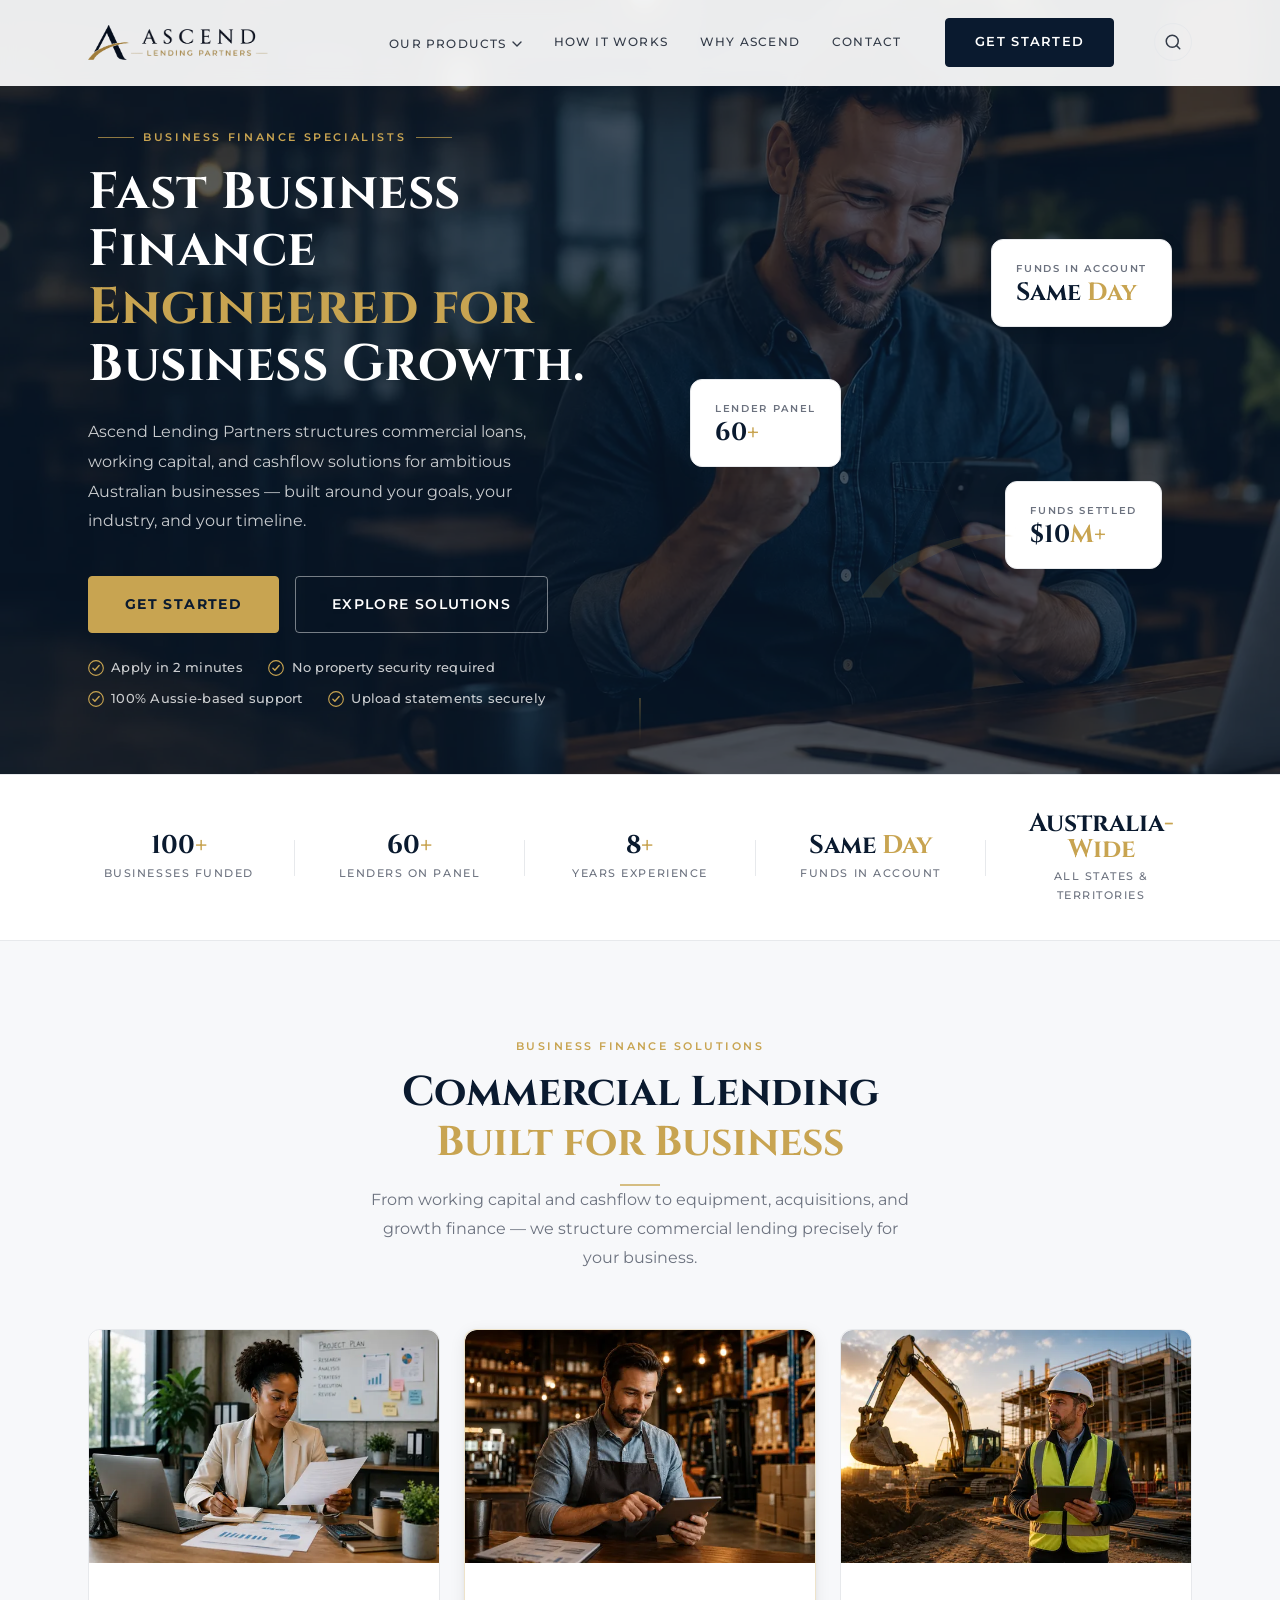
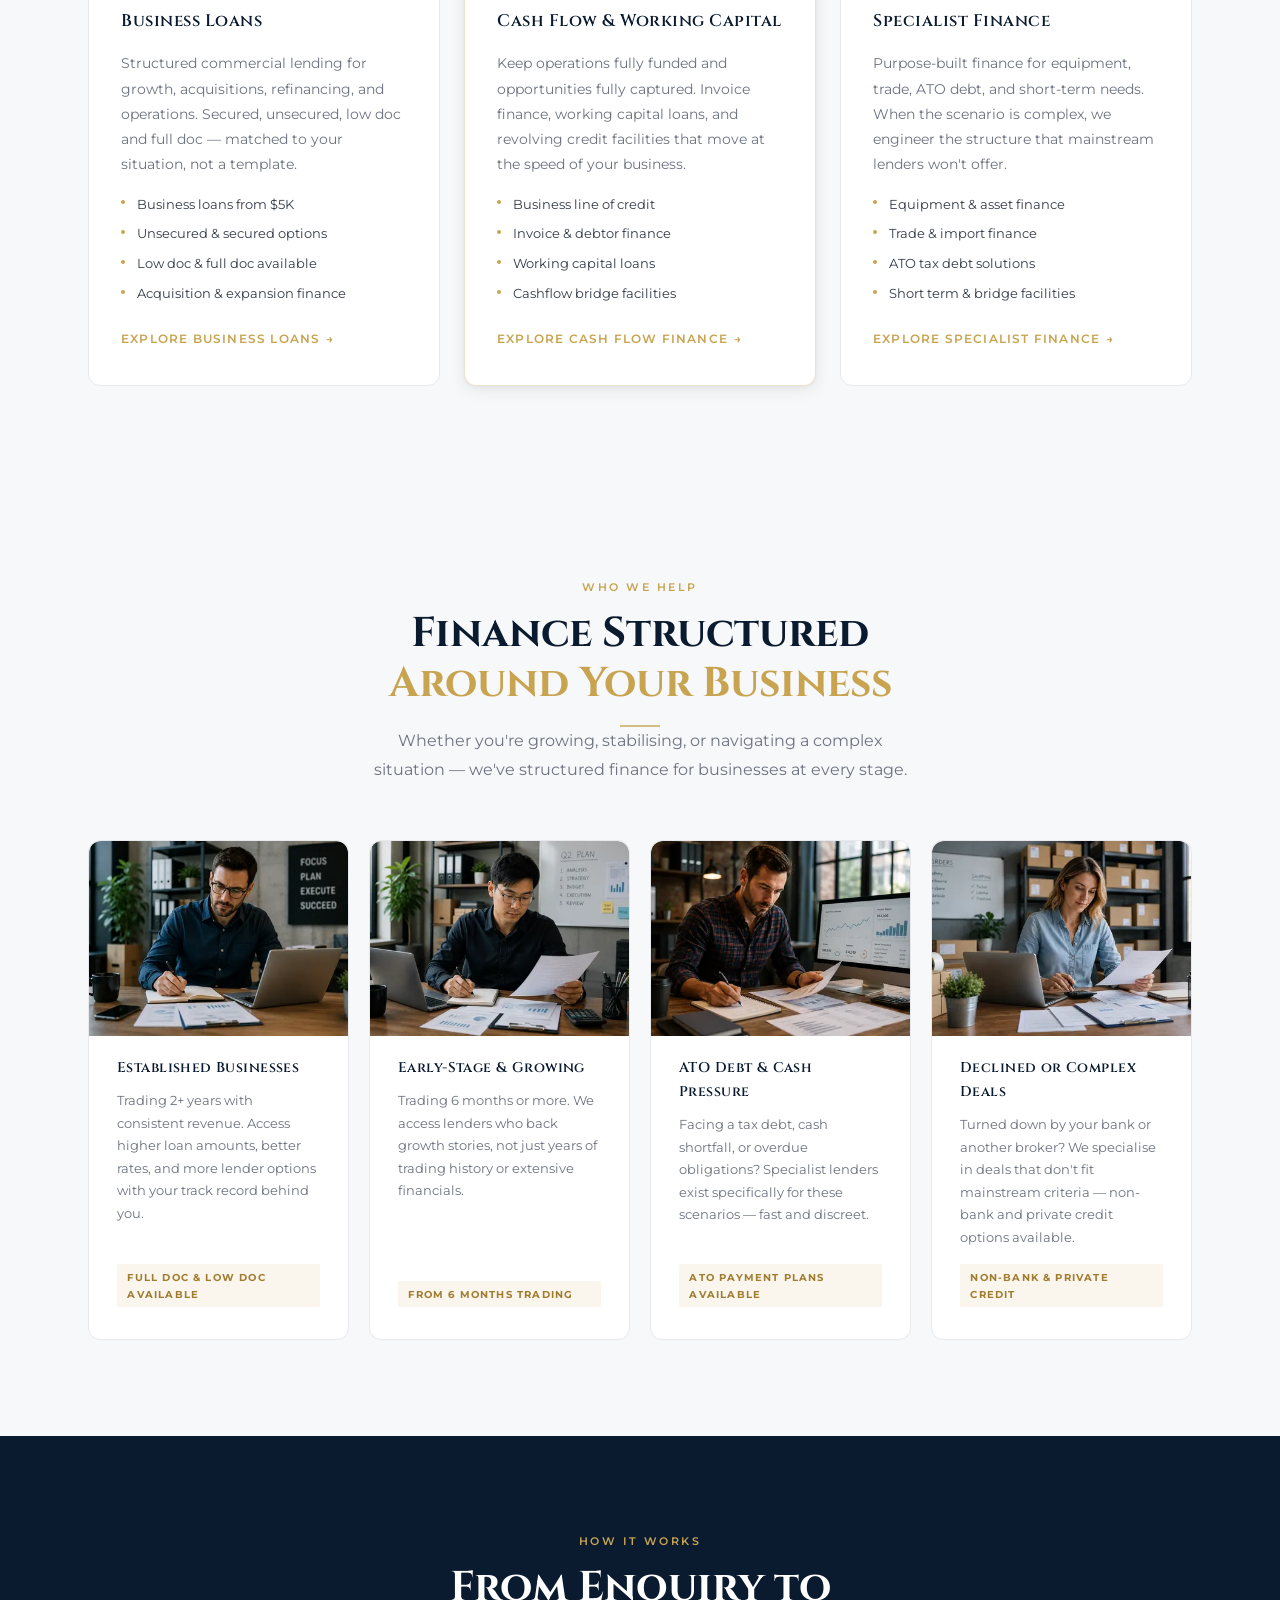
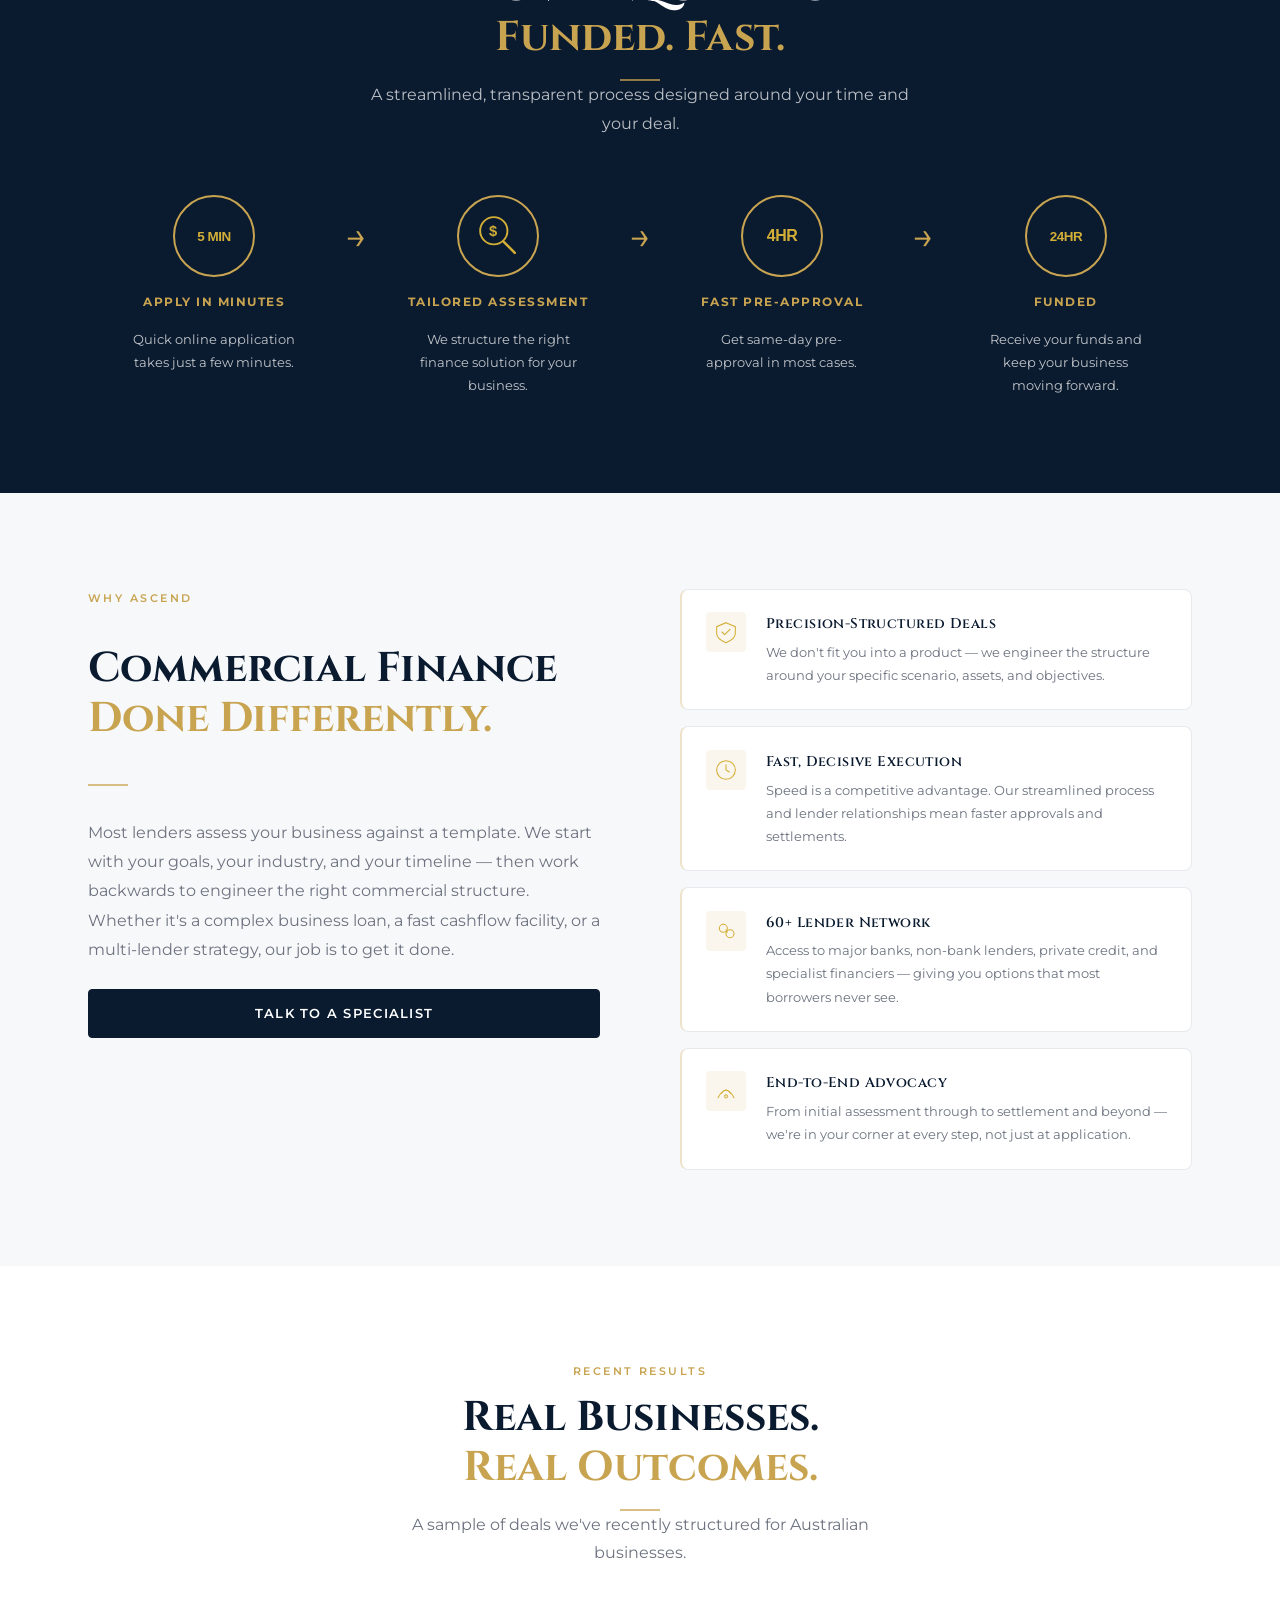
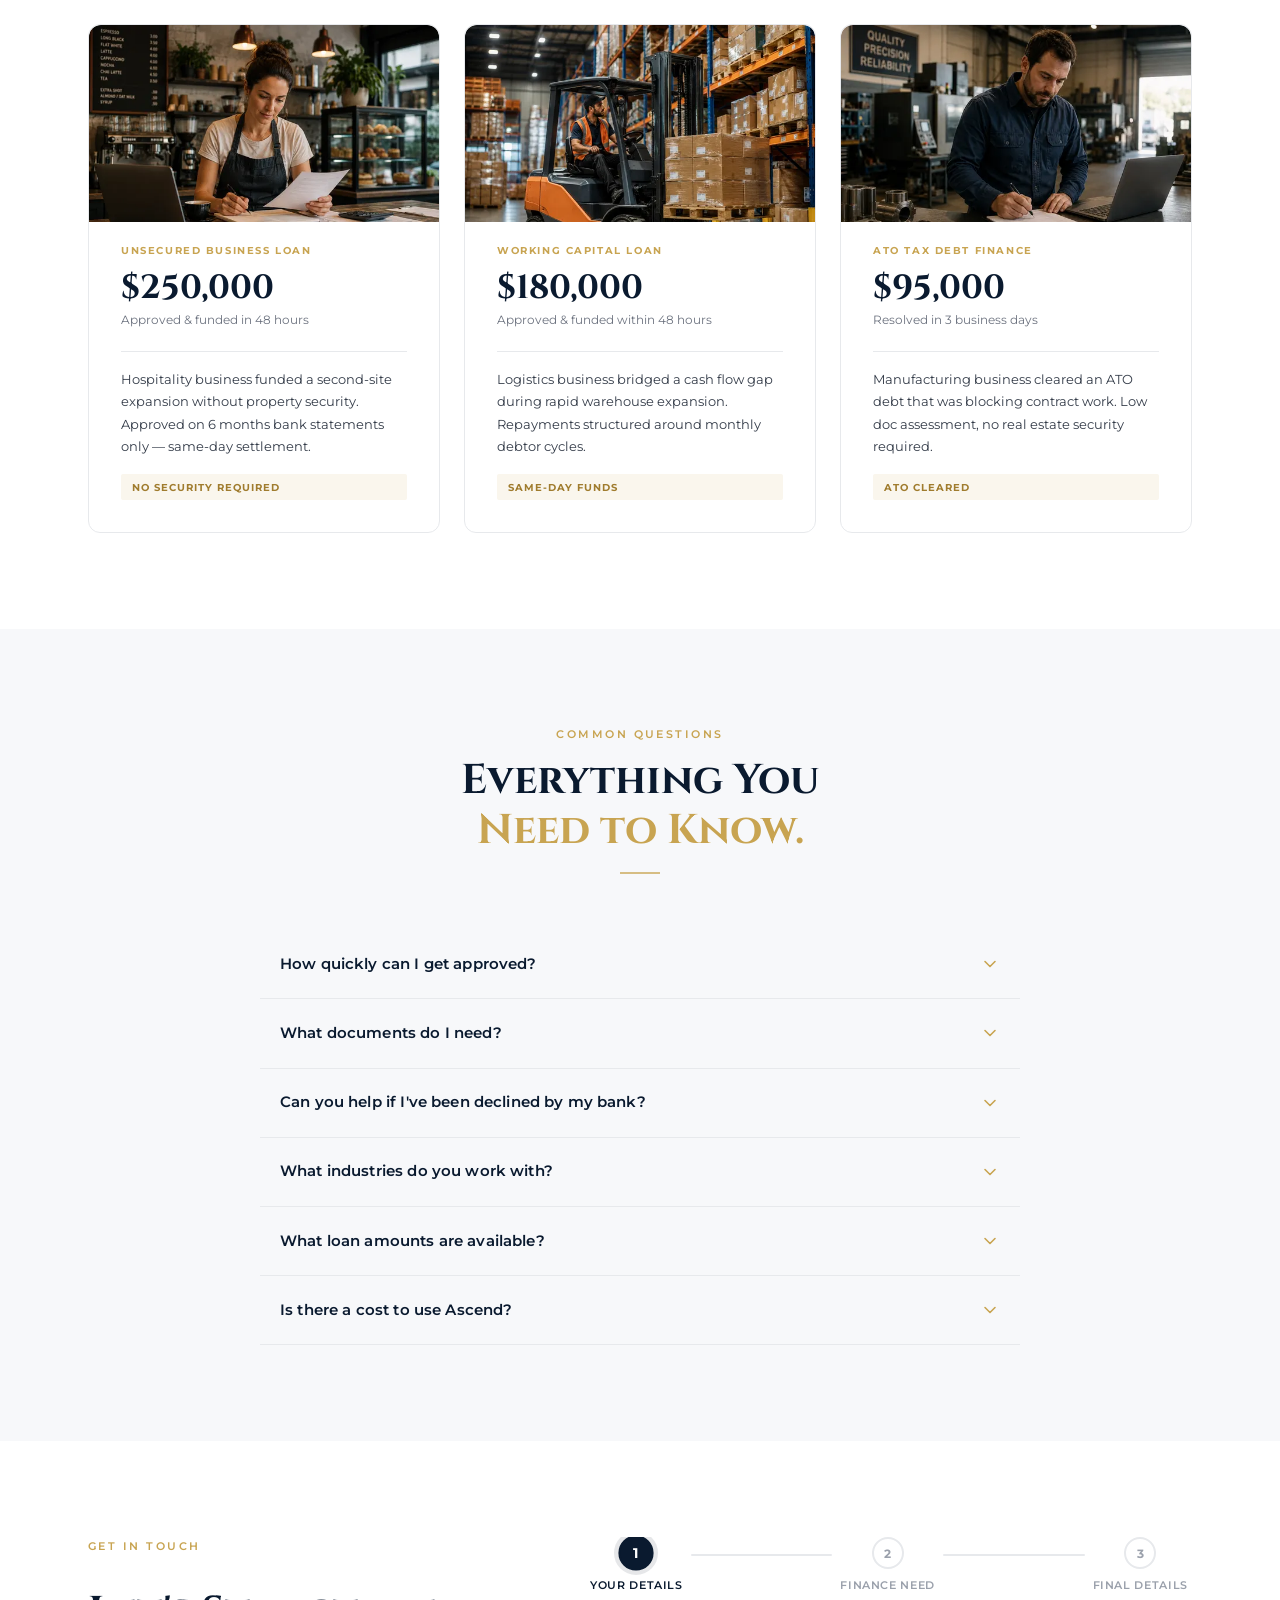
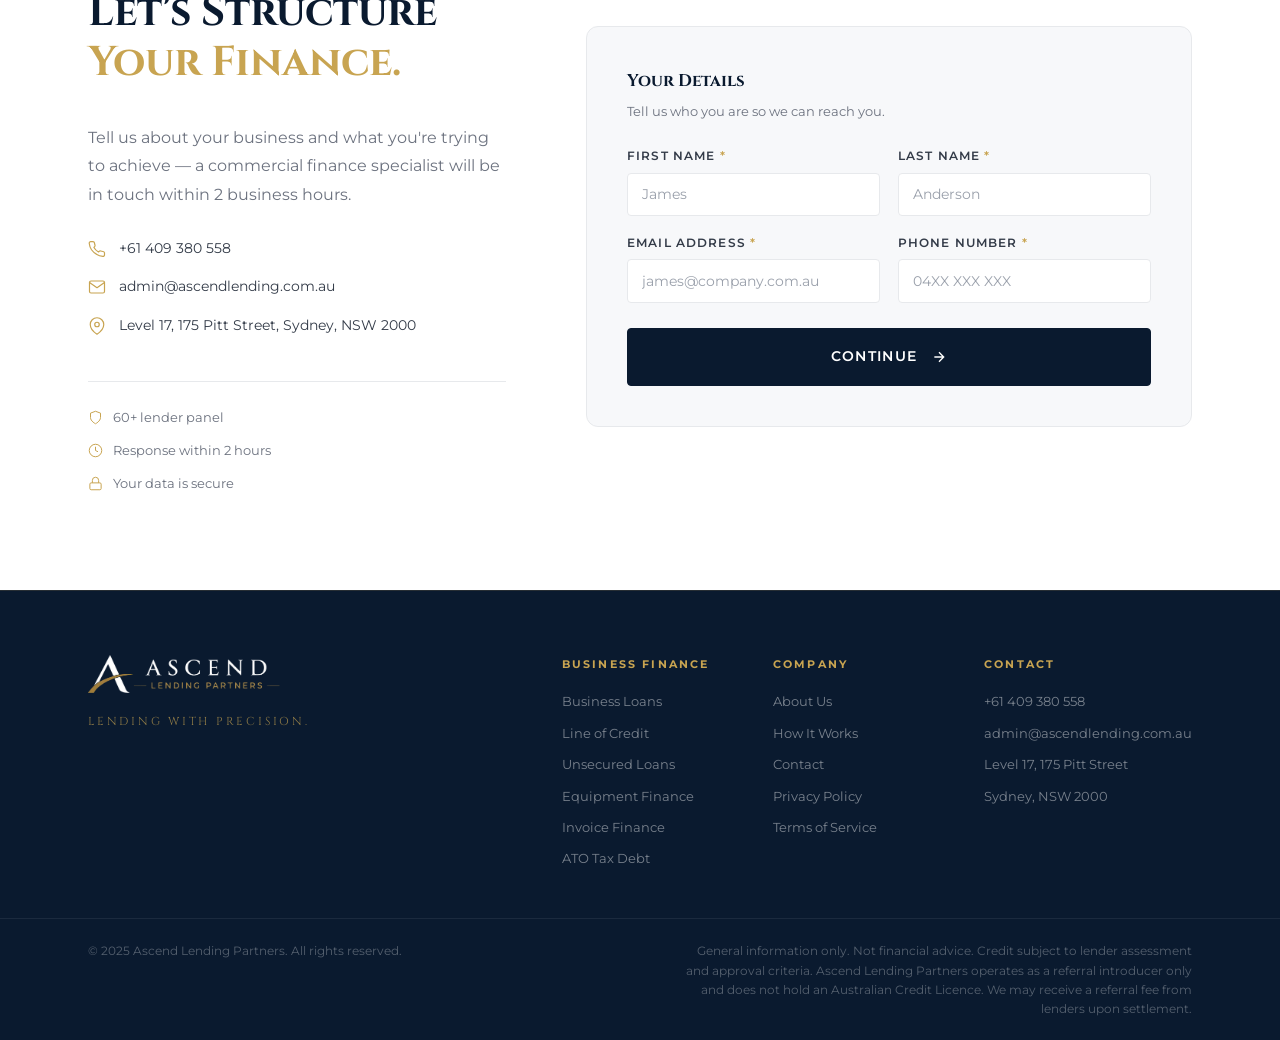
<file: index.html>
<!doctype html>
<html lang="en">
    <head>
        <meta charset="UTF-8" />
        <meta name="viewport" content="width=device-width, initial-scale=1.0" />
        <meta
            name="description"
            content="Ascend Lending Partners — specialist business finance brokers. Commercial loans, working capital, equipment finance and cashflow solutions for Australian businesses."
        />
        <title>Ascend Lending Partners — Business Finance Specialists</title>
        <style>
            /* Prevent flash of unstyled content */
            body {
                opacity: 0;
                transition: opacity 0.2s;
            }
            body.loaded {
                opacity: 1;
            }
        </style>
        <link rel="preconnect" href="https://fonts.googleapis.com" />
        <link rel="preconnect" href="https://fonts.gstatic.com" crossorigin />
        <link
            href="https://fonts.googleapis.com/css2?family=Cinzel:wght@400;600;700&family=Montserrat:wght@300;400;500;600;700&display=swap"
            rel="stylesheet"
        />
        <!-- Preload critical above-the-fold assets -->
        <link rel="preload" as="image" href="images/hero-bg.webp" type="image/webp" />
        <link rel="preload" as="image" href="images/hero-bg-mobile.webp" type="image/webp" media="(max-width: 768px)" />
        <link rel="stylesheet" href="styles.css" />
    </head>
    <body>
        <!-- ══════════════════════════════════════════
       NAVBAR
  ══════════════════════════════════════════ -->
        <header class="navbar" id="navbar">
            <div class="container navbar__inner">
                <!-- Logo -->
                <a href="#" class="navbar__logo" aria-label="Ascend Lending Partners">
                    <img src="logo-new.svg" alt="Ascend Lending Partners" class="navbar__logo-img" style="height:38px;width:auto;" />
                </a>

                <!-- Desktop Nav -->
                <nav class="navbar__nav" aria-label="Primary navigation">
                    <!-- Mega-menu trigger -->
                    <div class="navbar__mega-wrapper">
                        <button class="navbar__mega-trigger" id="megaTrigger" aria-expanded="false" aria-haspopup="true" aria-controls="megaMenu">
                            Our Products
                            <svg class="navbar__mega-chevron" viewBox="0 0 10 6" fill="none" xmlns="http://www.w3.org/2000/svg" aria-hidden="true">
                                <path d="M1 1l4 4 4-4" stroke="currentColor" stroke-width="1.4" stroke-linecap="round" stroke-linejoin="round"/>
                            </svg>
                        </button>
                    </div>
                    <a href="#process">How It Works</a>
                    <a href="#why-ascend">Why Ascend</a>
                    <a href="#contact">Contact</a>
                </nav>

                <!-- CTA -->
                <a href="#get-started" class="btn btn--navy navbar__cta">Get Started</a>

                <!-- Search -->
                <button class="navbar__search-btn" id="searchBtn" aria-label="Search" aria-expanded="false">
                    <svg width="18" height="18" viewBox="0 0 24 24" fill="none" stroke="currentColor" stroke-width="2" stroke-linecap="round" stroke-linejoin="round" aria-hidden="true"><circle cx="11" cy="11" r="8"/><path d="M21 21l-4.35-4.35"/></svg>
                </button>

                <!-- Mobile Hamburger -->
                <button class="navbar__hamburger" id="hamburger" aria-label="Open menu" aria-expanded="false">
                    <span></span><span></span><span></span>
                </button>
            </div>

            <!-- Mega Menu Panel -->
            <div class="navbar__mega" id="megaMenu" aria-hidden="true" role="navigation" aria-label="Our Products products">
                <div class="container">
                    <div class="navbar__mega-inner">
                        <div class="navbar__mega-col">
                            <p class="navbar__mega-col-title">Business Loans</p>
                            <a href="products/business-loans.html">Business Loans</a>
                            <a href="products/small-business-loans.html">Small Business Loans</a>
                            <a href="products/unsecured-business-loans.html">Unsecured Business Loans</a>
                            <a href="products/secured-business-loans.html">Secured Business Loans</a>
                            <a href="products/low-doc-loans.html">Low Doc Loans</a>
                            <a href="products/high-doc-loans.html">Full Doc Loans</a>
                        </div>
                        <div class="navbar__mega-col">
                            <p class="navbar__mega-col-title">Cash Flow & Working Capital</p>
                            <a href="products/business-line-of-credit.html">Business Line of Credit</a>
                            <a href="products/cashflow-loans.html">Cashflow Loans</a>
                            <a href="products/working-capital-loans.html">Working Capital Loans</a>
                            <a href="products/invoice-finance.html">Invoice Finance</a>
                        </div>
                        <div class="navbar__mega-col">
                            <p class="navbar__mega-col-title">Specialist Finance</p>
                            <a href="products/equipment-finance.html">Equipment Finance</a>
                            <a href="products/trade-finance.html">Trade Finance</a>
                            <a href="products/ato-tax-debt-loans.html">ATO Tax Debt Finance</a>
                            <a href="products/short-term-business-loans.html">Short Term Business Loans</a>
                            <a href="products/bad-credit-business-loans.html">Bad Credit Business Loans</a>
                        </div>
                        <div class="navbar__mega-col">
                            <p class="navbar__mega-col-title">Property Finance</p>
                            <a href="products/home-loans.html">Home Loans</a>
                            <a href="products/commercial-property-loans.html">Commercial Property</a>
                            <a href="products/bridging-finance.html">Bridging Finance</a>
                        </div>
                        <div class="navbar__mega-col">
                            <p class="navbar__mega-col-title">Not sure where to start?</p>
                            <p style="font-size:0.8rem;color:var(--steel);line-height:1.65;margin-bottom:1rem;">Talk to a specialist who understands complex commercial lending — no obligation.</p>
                            <a href="#get-started" class="btn btn--navy">Talk to a Specialist</a>
                        </div>
                    </div>
                </div>
            </div>

            <!-- Mobile Menu -->
            <div class="navbar__mobile-menu" id="mobileMenu" aria-hidden="true">
                <!-- Mobile accordion: Our Products -->
                <div class="mobile-accordion">
                    <button class="mobile-accordion__trigger" id="mobileAccordionTrigger" aria-expanded="false">
                        Our Products
                        <svg class="mobile-accordion__chevron" viewBox="0 0 12 7" fill="none" xmlns="http://www.w3.org/2000/svg" aria-hidden="true">
                            <path d="M1 1l5 5 5-5" stroke="currentColor" stroke-width="1.4" stroke-linecap="round" stroke-linejoin="round"/>
                        </svg>
                    </button>
                    <div class="mobile-accordion__panel" id="mobileAccordionPanel">
                        <div class="mobile-accordion__grid">
                            <div>
                                <p class="mobile-accordion__col-title">Business Loans</p>
                                <a href="products/business-loans.html" class="mobile-sub-link">Business Loans</a>
                                <a href="products/small-business-loans.html" class="mobile-sub-link">Small Business</a>
                                <a href="products/unsecured-business-loans.html" class="mobile-sub-link">Unsecured Loans</a>
                                <a href="products/secured-business-loans.html" class="mobile-sub-link">Secured Loans</a>
                                <a href="products/low-doc-loans.html" class="mobile-sub-link">Low Doc Loans</a>
                                <a href="products/high-doc-loans.html" class="mobile-sub-link">Full Doc Loans</a>
                            </div>
                            <div>
                                <p class="mobile-accordion__col-title">Cash Flow</p>
                                <a href="products/business-line-of-credit.html" class="mobile-sub-link">Line of Credit</a>
                                <a href="products/cashflow-loans.html" class="mobile-sub-link">Cashflow Loans</a>
                                <a href="products/working-capital-loans.html" class="mobile-sub-link">Working Capital</a>
                                <a href="products/invoice-finance.html" class="mobile-sub-link">Invoice Finance</a>
                                <p class="mobile-accordion__col-title" style="margin-top:0.75rem">Specialist</p>
                                <a href="products/equipment-finance.html" class="mobile-sub-link">Equipment Finance</a>
                                <a href="products/trade-finance.html" class="mobile-sub-link">Trade Finance</a>
                                <a href="products/ato-tax-debt-loans.html" class="mobile-sub-link">ATO Tax Debt</a>
                                <a href="products/short-term-business-loans.html" class="mobile-sub-link">Short Term Loans</a>
                                <a href="products/bad-credit-business-loans.html" class="mobile-sub-link">Bad Credit Loans</a>
                                <p class="mobile-accordion__col-title" style="margin-top:0.75rem">Property</p>
                                <a href="products/home-loans.html" class="mobile-sub-link">Home Loans</a>
                                <a href="products/commercial-property-loans.html" class="mobile-sub-link">Commercial Property</a>
                                <a href="products/bridging-finance.html" class="mobile-sub-link">Bridging Finance</a>
                            </div>
                        </div>
                    </div>
                </div>
                <a href="#process" class="mobile-link">How It Works</a>
                <a href="#why-ascend" class="mobile-link">Why Ascend</a>
                <a href="#contact" class="mobile-link">Contact</a>
                <a href="#get-started" class="btn btn--navy mobile-cta">Get Started</a>
            </div>
        </header>

        <!-- ══════════════════════════════════════════
       HERO
  ══════════════════════════════════════════ -->
        <section class="hero" id="home">
            <div class="hero__bg-grid" aria-hidden="true"></div>
            <div class="hero__glow hero__glow--left" aria-hidden="true"></div>
            <div class="hero__glow hero__glow--right" aria-hidden="true"></div>

            <div class="container hero__inner">
                <div class="hero__content">
                    <p class="hero__eyebrow">
                        <span class="gold-line"></span>
                        Business Finance Specialists
                        <span class="gold-line"></span>
                    </p>
                    <h1 class="hero__headline">
                        Fast Business Finance<br />
                        <em class="text-gold" style="font-style: normal"
                            >Engineered for</em
                        ><br />
                        Business Growth.
                    </h1>
                    <p class="hero__sub">
                        Ascend Lending Partners structures commercial loans,
                        working capital, and cashflow solutions for ambitious
                        Australian businesses — built around your goals,
                        your industry, and your timeline.
                    </p>
                    <div class="hero__actions">
                        <a href="#get-started" class="btn btn--gold-dark btn--lg"
                            >Get Started</a
                        >
                        <a href="#solutions" class="btn btn--outline-light btn--lg"
                            >Explore Solutions</a
                        >
                    </div>

                    <ul class="hero__reassurances" aria-label="Key benefits">
                        <li>
                            <svg viewBox="0 0 18 18" fill="none" xmlns="http://www.w3.org/2000/svg" aria-hidden="true"><circle cx="9" cy="9" r="8.25" stroke="#c8a451" stroke-width="1.25"/><polyline points="5.5,9.25 7.75,11.5 12.5,6.25" stroke="#c8a451" stroke-width="1.6" stroke-linecap="round" stroke-linejoin="round"/></svg>
                            Apply in 2 minutes
                        </li>
                        <li>
                            <svg viewBox="0 0 18 18" fill="none" xmlns="http://www.w3.org/2000/svg" aria-hidden="true"><circle cx="9" cy="9" r="8.25" stroke="#c8a451" stroke-width="1.25"/><polyline points="5.5,9.25 7.75,11.5 12.5,6.25" stroke="#c8a451" stroke-width="1.6" stroke-linecap="round" stroke-linejoin="round"/></svg>
                            No property security required
                        </li>
                        <li>
                            <svg viewBox="0 0 18 18" fill="none" xmlns="http://www.w3.org/2000/svg" aria-hidden="true"><circle cx="9" cy="9" r="8.25" stroke="#c8a451" stroke-width="1.25"/><polyline points="5.5,9.25 7.75,11.5 12.5,6.25" stroke="#c8a451" stroke-width="1.6" stroke-linecap="round" stroke-linejoin="round"/></svg>
                            100% Aussie-based support
                        </li>
                        <li>
                            <svg viewBox="0 0 18 18" fill="none" xmlns="http://www.w3.org/2000/svg" aria-hidden="true"><circle cx="9" cy="9" r="8.25" stroke="#c8a451" stroke-width="1.25"/><polyline points="5.5,9.25 7.75,11.5 12.5,6.25" stroke="#c8a451" stroke-width="1.6" stroke-linecap="round" stroke-linejoin="round"/></svg>
                            Upload statements securely
                        </li>
                    </ul>
                </div>

                <div class="hero__visual" aria-hidden="true">
                    <div class="hero__card hero__card--1">
                        <span class="hero__card-label">Funds in Account</span>
                        <span class="hero__card-value"
                            >Same <span>Day</span></span
                        >
                    </div>
                    <div class="hero__card hero__card--2">
                        <span class="hero__card-label">Lender Panel</span>
                        <span class="hero__card-value">60<span>+</span></span>
                    </div>
                    <div class="hero__card hero__card--3">
                        <span class="hero__card-label">Funds Settled</span>
                        <span class="hero__card-value"
                            >$10<span>M+</span></span
                        >
                    </div>
                    <!-- Decorative emblem -->
                    <div class="hero__emblem" aria-hidden="true">
                        <img src="images/logo-emblem.webp" alt="" loading="lazy" />
                    </div>
                </div>
            </div>

            <div class="hero__scroll-indicator" aria-hidden="true">
                <span></span>
            </div>
        </section>

        <!-- ══════════════════════════════════════════
       TRUST BAR
  ══════════════════════════════════════════ -->
        <section class="trust-bar" aria-label="Trust statistics">
            <div class="container trust-bar__inner">
                <div class="trust-stat">
                    <span class="trust-stat__value">100<span>+</span></span>
                    <span class="trust-stat__label">Businesses Funded</span>
                </div>
                <div class="trust-bar__divider" aria-hidden="true"></div>
                <div class="trust-stat">
                    <span class="trust-stat__value">60<span>+</span></span>
                    <span class="trust-stat__label">Lenders on Panel</span>
                </div>
                <div class="trust-bar__divider" aria-hidden="true"></div>
                <div class="trust-stat">
                    <span class="trust-stat__value">8<span>+</span></span>
                    <span class="trust-stat__label">Years Experience</span>
                </div>
                <div class="trust-bar__divider" aria-hidden="true"></div>
                <div class="trust-stat">
                    <span class="trust-stat__value">Same<span> Day</span></span>
                    <span class="trust-stat__label">Funds in Account</span>
                </div>
                <div class="trust-bar__divider" aria-hidden="true"></div>
                <div class="trust-stat">
                    <span class="trust-stat__value">Australia<span>-Wide</span></span>
                    <span class="trust-stat__label">All States & Territories</span>
                </div>
            </div>
        </section>

        <!-- ══════════════════════════════════════════
       LENDING SOLUTIONS
  ══════════════════════════════════════════ -->
        <section class="solutions" id="solutions">
            <div class="container">
                <div class="section-header">
                    <p class="section-eyebrow">Business Finance Solutions</p>
                    <h2 class="section-title">
                        Commercial Lending<br /><span class="text-gold"
                            >Built for Business</span
                        >
                    </h2>
                    <span class="section-rule" aria-hidden="true"></span>
                    <p class="section-sub">
                        From working capital and cashflow to equipment,
                        acquisitions, and growth finance — we structure
                        commercial lending precisely for your business.
                    </p>
                </div>

                <div class="solutions__grid">
                    <div class="solution-card">
                        <div class="card-img-wrap card-img-wrap--solution">
                            <picture>
                              <source srcset="images/solution-business-600.webp 600w, images/solution-business-900.webp 900w" sizes="(max-width: 768px) 90vw, (max-width: 1200px) 50vw, 400px" type="image/webp" />
                              <img class="solution-card__img" src="logos%20and%20digital%20assets/Image%20May%2027,%202026,%2003_46_54%20PM.png" alt="Business owner reviewing financial documents" loading="lazy" />
                            </picture>
                        </div>
                        <h3 class="solution-card__title">Business Loans</h3>
                        <p class="solution-card__desc">
                            Structured commercial lending for growth,
                            acquisitions, refinancing, and operations. Secured,
                            unsecured, low doc and full doc — matched to your
                            situation, not a template.
                        </p>
                        <ul class="solution-card__list">
                            <li>Business loans from $5K</li>
                            <li>Unsecured & secured options</li>
                            <li>Low doc & full doc available</li>
                            <li>Acquisition & expansion finance</li>
                        </ul>
                        <a href="products/business-loans.html" class="solution-card__link"
                            >Explore Business Loans <span aria-hidden="true">→</span></a
                        >
                    </div>

                    <div class="solution-card solution-card--featured">
                        <div class="card-img-wrap card-img-wrap--solution">
                            <picture>
                              <source srcset="images/solution-cashflow-600.webp 600w, images/solution-cashflow-900.webp 900w" sizes="(max-width: 768px) 90vw, (max-width: 1200px) 50vw, 400px" type="image/webp" />
                              <img class="solution-card__img" src="logos%20and%20digital%20assets/Image%20May%2027,%202026,%2003_26_08%20PM.png" alt="Business owner managing cash flow operations" loading="lazy" />
                            </picture>
                        </div>
                        <h3 class="solution-card__title">Cash Flow & Working Capital</h3>
                        <p class="solution-card__desc">
                            Keep operations fully funded and opportunities
                            fully captured. Invoice finance, working capital
                            loans, and revolving credit facilities that move
                            at the speed of your business.
                        </p>
                        <ul class="solution-card__list">
                            <li>Business line of credit</li>
                            <li>Invoice & debtor finance</li>
                            <li>Working capital loans</li>
                            <li>Cashflow bridge facilities</li>
                        </ul>
                        <a href="products/cashflow-loans.html" class="solution-card__link"
                            >Explore Cash Flow Finance <span aria-hidden="true">→</span></a
                        >
                    </div>

                    <div class="solution-card">
                        <div class="card-img-wrap card-img-wrap--solution">
                            <picture>
                              <source srcset="images/solution-specialist-600.webp 600w, images/solution-specialist-900.webp 900w" sizes="(max-width: 768px) 90vw, (max-width: 1200px) 50vw, 400px" type="image/webp" />
                              <img class="solution-card__img" src="logos%20and%20digital%20assets/Image%20May%2027,%202026,%2003_33_32%20PM.png" alt="Construction and specialist project finance" loading="lazy" />
                            </picture>
                        </div>
                        <h3 class="solution-card__title">Specialist Finance</h3>
                        <p class="solution-card__desc">
                            Purpose-built finance for equipment, trade, ATO
                            debt, and short-term needs. When the scenario is
                            complex, we engineer the structure that mainstream
                            lenders won't offer.
                        </p>
                        <ul class="solution-card__list">
                            <li>Equipment & asset finance</li>
                            <li>Trade & import finance</li>
                            <li>ATO tax debt solutions</li>
                            <li>Short term & bridge facilities</li>
                        </ul>
                        <a href="products/equipment-finance.html" class="solution-card__link"
                            >Explore Specialist Finance <span aria-hidden="true">→</span></a
                        >
                    </div>
                </div>
            </div>
        </section>

        <!-- ══════════════════════════════════════════
       WHO WE HELP
  ══════════════════════════════════════════ -->
        <section class="who-we-help" id="who-we-help">
            <div class="container">
                <div class="section-header">
                    <p class="section-eyebrow">Who We Help</p>
                    <h2 class="section-title">Finance Structured<br /><span class="text-gold">Around Your Business</span></h2>
                    <span class="section-rule" aria-hidden="true"></span>
                    <p class="section-sub">Whether you're growing, stabilising, or navigating a complex situation — we've structured finance for businesses at every stage.</p>
                </div>
                <div class="wwh__grid">
                    <div class="wwh-card">
                        <div class="card-img-wrap card-img-wrap--wwh">
                            <picture>
                              <source srcset="images/client-established-480.webp 480w, images/client-established-800.webp 800w" sizes="(max-width: 768px) 50vw, 25vw" type="image/webp" />
                              <img class="wwh-card__img" src="logos%20and%20digital%20assets/Image%20May%2027,%202026,%2003_43_58%20PM.png" alt="Established business owner reviewing plans" loading="lazy" />
                            </picture>
                        </div>
                        <h3 class="wwh-card__title">Established Businesses</h3>
                        <p class="wwh-card__desc">Trading 2+ years with consistent revenue. Access higher loan amounts, better rates, and more lender options with your track record behind you.</p>
                        <span class="wwh-card__tag">Full Doc &amp; Low Doc available</span>
                    </div>
                    <div class="wwh-card">
                        <div class="card-img-wrap card-img-wrap--wwh">
                            <picture>
                              <source srcset="images/client-growth-480.webp 480w, images/client-growth-800.webp 800w" sizes="(max-width: 768px) 50vw, 25vw" type="image/webp" />
                              <img class="wwh-card__img" src="logos%20and%20digital%20assets/Image%20May%2027,%202026,%2003_48_37%20PM.png" alt="Early-stage business growth planning" loading="lazy" />
                            </picture>
                        </div>
                        <h3 class="wwh-card__title">Early-Stage &amp; Growing</h3>
                        <p class="wwh-card__desc">Trading 6 months or more. We access lenders who back growth stories, not just years of trading history or extensive financials.</p>
                        <span class="wwh-card__tag">From 6 months trading</span>
                    </div>
                    <div class="wwh-card">
                        <div class="card-img-wrap card-img-wrap--wwh">
                            <picture>
                              <source srcset="images/client-finance-480.webp 480w, images/client-finance-800.webp 800w" sizes="(max-width: 768px) 50vw, 25vw" type="image/webp" />
                              <img class="wwh-card__img" src="logos%20and%20digital%20assets/Image%20May%2027,%202026,%2003_29_26%20PM.png" alt="Business owner reviewing financial position" loading="lazy" />
                            </picture>
                        </div>
                        <h3 class="wwh-card__title">ATO Debt &amp; Cash Pressure</h3>
                        <p class="wwh-card__desc">Facing a tax debt, cash shortfall, or overdue obligations? Specialist lenders exist specifically for these scenarios — fast and discreet.</p>
                        <span class="wwh-card__tag">ATO payment plans available</span>
                    </div>
                    <div class="wwh-card">
                        <div class="card-img-wrap card-img-wrap--wwh">
                            <picture>
                              <source srcset="images/client-complex-480.webp 480w, images/client-complex-800.webp 800w" sizes="(max-width: 768px) 50vw, 25vw" type="image/webp" />
                              <img class="wwh-card__img" src="logos%20and%20digital%20assets/Image%20May%2027,%202026,%2003_39_18%20PM.png" alt="Business owner navigating complex finance" loading="lazy" />
                            </picture>
                        </div>
                        <h3 class="wwh-card__title">Declined or Complex Deals</h3>
                        <p class="wwh-card__desc">Turned down by your bank or another broker? We specialise in deals that don't fit mainstream criteria — non-bank and private credit options available.</p>
                        <span class="wwh-card__tag">Non-bank &amp; private credit</span>
                    </div>
                </div>
            </div>
        </section>

        <!-- ══════════════════════════════════════════
       PROCESS
  ══════════════════════════════════════════ -->
        <section class="process" id="process">
            <div class="container">
                <div class="section-header">
                    <p class="section-eyebrow">How It Works</p>
                    <h2 class="section-title">
                        From Enquiry to<br /><span class="text-gold">Funded. Fast.</span>
                    </h2>
                    <span class="section-rule" aria-hidden="true"></span>
                    <p class="section-sub">
                        A streamlined, transparent process designed around your
                        time and your deal.
                    </p>
                </div>

                <div class="process__steps">

                    <!-- Step 1 -->
                    <div class="process__step">
                        <div class="process__step-icon" aria-hidden="true">
                            <svg viewBox="0 0 50 40" fill="none" xmlns="http://www.w3.org/2000/svg">
                                <text x="25" y="26" font-family="Arial, sans-serif" font-size="16" font-weight="900" fill="#D4AF37" text-anchor="middle" letter-spacing="-0.5">5 MIN</text>
                            </svg>
                        </div>
                        <h3 class="process__step-title">Apply in Minutes</h3>
                        <p class="process__step-desc">Quick online application takes just a few minutes.</p>
                    </div>

                    <div class="process__connector" aria-hidden="true">→</div>

                    <!-- Step 2 -->
                    <div class="process__step">
                        <div class="process__step-icon" aria-hidden="true">
                            <svg viewBox="0 0 40 40" fill="none" xmlns="http://www.w3.org/2000/svg">
                                <circle cx="16" cy="15" r="13" stroke="#D4AF37" stroke-width="1.8"/>
                                <line x1="25.5" y1="25.5" x2="36" y2="36" stroke="#D4AF37" stroke-width="2.4" stroke-linecap="round"/>
                                <text x="11.5" y="20" font-family="Arial, sans-serif" font-size="14" font-weight="700" fill="#D4AF37">$</text>
                            </svg>
                        </div>
                        <h3 class="process__step-title">Tailored Assessment</h3>
                        <p class="process__step-desc">We structure the right finance solution for your business.</p>
                    </div>

                    <div class="process__connector" aria-hidden="true">→</div>

                    <!-- Step 3 -->
                    <div class="process__step">
                        <div class="process__step-icon" aria-hidden="true">
                            <svg viewBox="0 0 50 40" fill="none" xmlns="http://www.w3.org/2000/svg">
                                <text x="25" y="26" font-family="Arial, sans-serif" font-size="19" font-weight="900" fill="#D4AF37" text-anchor="middle" letter-spacing="-0.5">4HR</text>
                            </svg>
                        </div>
                        <h3 class="process__step-title">Fast Pre-Approval</h3>
                        <p class="process__step-desc">Get same-day pre-approval in most cases.</p>
                    </div>

                    <div class="process__connector" aria-hidden="true">→</div>

                    <!-- Step 4 -->
                    <div class="process__step">
                        <div class="process__step-icon" aria-hidden="true">
                            <svg viewBox="0 0 50 40" fill="none" xmlns="http://www.w3.org/2000/svg">
                                <text x="25" y="26" font-family="Arial, sans-serif" font-size="16" font-weight="900" fill="#D4AF37" text-anchor="middle" letter-spacing="-0.5">24HR</text>
                            </svg>
                        </div>
                        <h3 class="process__step-title">Funded</h3>
                        <p class="process__step-desc">Receive your funds and keep your business moving forward.</p>
                    </div>

                </div>
            </div>
        </section>

        <!-- ══════════════════════════════════════════
       WHY ASCEND
  ══════════════════════════════════════════ -->
        <section class="why-ascend" id="why-ascend">
            <div class="why-ascend__bg" aria-hidden="true"></div>
            <div class="container why-ascend__inner">
                <div class="why-ascend__left">
                    <p class="section-eyebrow">Why Ascend</p>
                    <h2 class="section-title">
                        Commercial Finance<br /><span class="text-gold"
                            >Done Differently.</span
                        >
                    </h2>
                    <span
                        class="section-rule"
                        style="margin: 0 0 0.5rem"
                        aria-hidden="true"
                    ></span>
                    <p class="why-ascend__body">
                        Most lenders assess your business against a template.
                        We start with your goals, your industry, and your
                        timeline — then work backwards to engineer the right
                        commercial structure. Whether it's a complex business
                        loan, a fast cashflow facility, or a multi-lender
                        strategy, our job is to get it done.
                    </p>
                    <a href="#get-started" class="btn btn--navy"
                        >Talk to a Specialist</a
                    >
                </div>

                <div class="why-ascend__right">
                    <div class="why-card">
                        <div class="why-card__icon" aria-hidden="true">
                            <svg
                                viewBox="0 0 36 36"
                                fill="none"
                                xmlns="http://www.w3.org/2000/svg"
                            >
                                <path
                                    d="M18 4 L32 10 V20 C32 26 26 31 18 34 C10 31 4 26 4 20 V10 Z"
                                    stroke="#D4AF37"
                                    stroke-width="1.6"
                                    fill="none"
                                />
                                <path
                                    d="M12 18l4 4 8-8"
                                    stroke="#D4AF37"
                                    stroke-width="1.6"
                                    stroke-linecap="round"
                                    stroke-linejoin="round"
                                />
                            </svg>
                        </div>
                        <div>
                            <h3 class="why-card__title">
                                Precision-Structured Deals
                            </h3>
                            <p class="why-card__desc">
                                We don't fit you into a product — we engineer
                                the structure around your specific scenario,
                                assets, and objectives.
                            </p>
                        </div>
                    </div>

                    <div class="why-card">
                        <div class="why-card__icon" aria-hidden="true">
                            <svg
                                viewBox="0 0 36 36"
                                fill="none"
                                xmlns="http://www.w3.org/2000/svg"
                            >
                                <circle
                                    cx="18"
                                    cy="18"
                                    r="14"
                                    stroke="#D4AF37"
                                    stroke-width="1.6"
                                />
                                <path
                                    d="M18 10v8l5 3"
                                    stroke="#D4AF37"
                                    stroke-width="1.6"
                                    stroke-linecap="round"
                                />
                            </svg>
                        </div>
                        <div>
                            <h3 class="why-card__title">
                                Fast, Decisive Execution
                            </h3>
                            <p class="why-card__desc">
                                Speed is a competitive advantage. Our
                                streamlined process and lender relationships
                                mean faster approvals and settlements.
                            </p>
                        </div>
                    </div>

                    <div class="why-card">
                        <div class="why-card__icon" aria-hidden="true">
                            <svg
                                viewBox="0 0 36 36"
                                fill="none"
                                xmlns="http://www.w3.org/2000/svg"
                            >
                                <circle
                                    cx="14"
                                    cy="14"
                                    r="6"
                                    stroke="#D4AF37"
                                    stroke-width="1.6"
                                />
                                <circle
                                    cx="24"
                                    cy="22"
                                    r="6"
                                    stroke="#D4AF37"
                                    stroke-width="1.6"
                                />
                                <path
                                    d="M18 16 Q20 18 20 20"
                                    stroke="#D4AF37"
                                    stroke-width="1.4"
                                    stroke-linecap="round"
                                />
                            </svg>
                        </div>
                        <div>
                            <h3 class="why-card__title">60+ Lender Network</h3>
                            <p class="why-card__desc">
                                Access to major banks, non-bank lenders, private
                                credit, and specialist financiers — giving you
                                options that most borrowers never see.
                            </p>
                        </div>
                    </div>

                    <div class="why-card">
                        <div class="why-card__icon" aria-hidden="true">
                            <svg
                                viewBox="0 0 36 36"
                                fill="none"
                                xmlns="http://www.w3.org/2000/svg"
                            >
                                <path
                                    d="M6 28 Q18 6 30 28"
                                    stroke="#D4AF37"
                                    stroke-width="1.6"
                                    stroke-linecap="round"
                                    fill="none"
                                />
                                <path
                                    d="M11 22 Q18 10 25 22"
                                    stroke="#D4AF37"
                                    stroke-width="1.4"
                                    stroke-linecap="round"
                                    fill="none"
                                />
                                <circle
                                    cx="18"
                                    cy="26"
                                    r="2.5"
                                    fill="#D4AF37"
                                    fill-opacity="0.25"
                                    stroke="#D4AF37"
                                    stroke-width="1.4"
                                />
                            </svg>
                        </div>
                        <div>
                            <h3 class="why-card__title">End-to-End Advocacy</h3>
                            <p class="why-card__desc">
                                From initial assessment through to settlement
                                and beyond — we're in your corner at every step,
                                not just at application.
                            </p>
                        </div>
                    </div>
                </div>
            </div>
        </section>

        <!-- ══════════════════════════════════════════
       RECENT RESULTS
  ══════════════════════════════════════════ -->
        <section class="results">
            <div class="container">
                <div class="section-header">
                    <p class="section-eyebrow">Recent Results</p>
                    <h2 class="section-title">Real Businesses.<br /><span class="text-gold">Real Outcomes.</span></h2>
                    <span class="section-rule" aria-hidden="true"></span>
                    <p class="section-sub">A sample of deals we've recently structured for Australian businesses.</p>
                </div>
                <div class="results__grid">
                    <div class="result-card">
                        <div class="card-img-wrap card-img-wrap--result">
                            <picture>
                              <source srcset="images/result-cafe-600.webp 600w, images/result-cafe-1000.webp 1000w" sizes="(max-width: 768px) 90vw, (max-width: 1200px) 50vw, 33vw" type="image/webp" />
                              <img class="result-card__img" src="logos%20and%20digital%20assets/Image%20May%2027,%202026,%2003_34_36%20PM.png" alt="Café owner reviewing expansion documents" loading="lazy" />
                            </picture>
                        </div>
                        <p class="result-card__type">Unsecured Business Loan</p>
                        <p class="result-card__amount">$250,000</p>
                        <p class="result-card__meta">Approved &amp; funded in 48 hours</p>
                        <p class="result-card__outcome">Hospitality business funded a second-site expansion without property security. Approved on 6 months bank statements only — same-day settlement.</p>
                        <span class="result-card__badge">No Security Required</span>
                    </div>
                    <div class="result-card">
                        <div class="card-img-wrap card-img-wrap--result">
                            <picture>
                              <source srcset="images/result-logistics-600.webp 600w, images/result-logistics-1000.webp 1000w" sizes="(max-width: 768px) 90vw, (max-width: 1200px) 50vw, 33vw" type="image/webp" />
                              <img class="result-card__img" src="logos%20and%20digital%20assets/Image%20May%2027,%202026,%2003_27_36%20PM.png" alt="Logistics warehouse and fleet operations" loading="lazy" />
                            </picture>
                        </div>
                        <p class="result-card__type">Working Capital Loan</p>
                        <p class="result-card__amount">$180,000</p>
                        <p class="result-card__meta">Approved &amp; funded within 48 hours</p>
                        <p class="result-card__outcome">Logistics business bridged a cash flow gap during rapid warehouse expansion. Repayments structured around monthly debtor cycles.</p>
                        <span class="result-card__badge">Same-Day Funds</span>
                    </div>
                    <div class="result-card">
                        <div class="card-img-wrap card-img-wrap--result">
                            <picture>
                              <source srcset="images/result-manufacturing-600.webp 600w, images/result-manufacturing-1000.webp 1000w" sizes="(max-width: 768px) 90vw, (max-width: 1200px) 50vw, 33vw" type="image/webp" />
                              <img class="result-card__img" src="logos%20and%20digital%20assets/Image%20May%2027,%202026,%2003_36_03%20PM.png" alt="Manufacturing business owner signing finance agreement" loading="lazy" />
                            </picture>
                        </div>
                        <p class="result-card__type">ATO Tax Debt Finance</p>
                        <p class="result-card__amount">$95,000</p>
                        <p class="result-card__meta">Resolved in 3 business days</p>
                        <p class="result-card__outcome">Manufacturing business cleared an ATO debt that was blocking contract work. Low doc assessment, no real estate security required.</p>
                        <span class="result-card__badge">ATO Cleared</span>
                    </div>
                </div>
            </div>
        </section>

        <!-- ══════════════════════════════════════════
       FAQ
  ══════════════════════════════════════════ -->
        <section class="faq-section" id="faq">
            <div class="container">
                <div class="section-header">
                    <p class="section-eyebrow">Common Questions</p>
                    <h2 class="section-title">Everything You<br /><span class="text-gold">Need to Know.</span></h2>
                    <span class="section-rule" aria-hidden="true"></span>
                </div>
                <div class="faq-list">
                    <div class="faq-item">
                        <button class="faq-question">How quickly can I get approved?</button>
                        <div class="faq-answer"><p>Most business loans are approved and funded the same day or within 24–48 hours of application. Funds land directly in your account — no waiting on slow bank processes. We'll confirm your expected timeline before you commit to anything.</p></div>
                    </div>
                    <div class="faq-item">
                        <button class="faq-question">What documents do I need?</button>
                        <div class="faq-answer"><p>For low doc loans, typically just 6 months of business bank statements. Full doc applications may require tax returns, BAS statements, and financials depending on loan size and lender. We'll tell you exactly what's needed before you start.</p></div>
                    </div>
                    <div class="faq-item">
                        <button class="faq-question">Can you help if I've been declined by my bank?</button>
                        <div class="faq-answer"><p>Yes — many of our clients come to us after a bank decline. Our panel includes non-bank lenders, private credit providers, and specialist financiers who assess businesses very differently to the major banks.</p></div>
                    </div>
                    <div class="faq-item">
                        <button class="faq-question">What industries do you work with?</button>
                        <div class="faq-answer"><p>We work across most Australian industries — construction, retail, hospitality, manufacturing, professional services, healthcare, transport, and more. Some lenders have industry restrictions; we'll match you only to those who actively lend in your sector.</p></div>
                    </div>
                    <div class="faq-item">
                        <button class="faq-question">What loan amounts are available?</button>
                        <div class="faq-answer"><p>Business finance from $5,000 up to $30 million depending on the product and your situation. Unsecured loans typically go to $500K–$750K. Secured and property-backed facilities can go significantly higher.</p></div>
                    </div>
                    <div class="faq-item">
                        <button class="faq-question">Is there a cost to use Ascend?</button>
                        <div class="faq-answer"><p>We are paid a referral fee by lenders when your loan settles — there is no upfront cost to you. We'll always be transparent about any lender fees or charges before you proceed.</p></div>
                    </div>
                </div>
            </div>
        </section>

        <!-- ══════════════════════════════════════════
       CONTACT / LEAD FORM
  ══════════════════════════════════════════ -->
        <section class="contact" id="contact">
            <div class="container contact__inner">
                <div class="contact__left">
                    <p class="section-eyebrow">Get In Touch</p>
                    <h2 class="section-title">
                        Let's Structure<br /><span class="text-gold">Your Finance.</span>
                    </h2>
                    <p class="contact__body">
                        Tell us about your business and what you're trying to
                        achieve — a commercial finance specialist will be in
                        touch within 2 business hours.
                    </p>

                    <div class="contact__details">
                        <div class="contact__detail">
                            <svg viewBox="0 0 24 24" fill="none" stroke="#C8A451" stroke-width="1.6" stroke-linecap="round" stroke-linejoin="round" aria-hidden="true">
                                <path d="M22 16.92v3a2 2 0 0 1-2.18 2 19.79 19.79 0 0 1-8.63-3.07A19.5 19.5 0 0 1 4.69 13a19.79 19.79 0 0 1-3.07-8.67A2 2 0 0 1 3.6 2.18h3a2 2 0 0 1 2 1.72 12.84 12.84 0 0 0 .7 2.81 2 2 0 0 1-.45 2.11L7.91 9.91a16 16 0 0 0 6.08 6.08l.91-.91a2 2 0 0 1 2.11-.45 12.84 12.84 0 0 0 2.81.7A2 2 0 0 1 21.92 17z"/>
                            </svg>
                            <a href="tel:+61409380558" style="color:inherit;text-decoration:none;">+61 409 380 558</a>
                        </div>
                        <div class="contact__detail">
                            <svg viewBox="0 0 24 24" fill="none" stroke="#C8A451" stroke-width="1.6" stroke-linecap="round" stroke-linejoin="round" aria-hidden="true">
                                <path d="M4 4h16c1.1 0 2 .9 2 2v12c0 1.1-.9 2-2 2H4c-1.1 0-2-.9-2-2V6c0-1.1.9-2 2-2z"/>
                                <polyline points="22,6 12,13 2,6"/>
                            </svg>
                            <a href="mailto:admin@ascendlending.com.au" style="color:inherit;text-decoration:none;">admin@ascendlending.com.au</a>
                        </div>
                        <div class="contact__detail">
                            <svg viewBox="0 0 24 24" fill="none" stroke="#C8A451" stroke-width="1.6" stroke-linecap="round" stroke-linejoin="round" aria-hidden="true">
                                <path d="M21 10c0 7-9 13-9 13s-9-6-9-13a9 9 0 0 1 18 0z"/>
                                <circle cx="12" cy="10" r="3"/>
                            </svg>
                            <span>Level 17, 175 Pitt Street, Sydney, NSW 2000</span>
                        </div>
                    </div>

                    <div class="contact__trust">
                        <div class="contact__trust-item">
                            <svg viewBox="0 0 24 24" fill="none" stroke="#C8A451" stroke-width="1.6" aria-hidden="true"><path d="M12 22s8-4 8-10V5l-8-3-8 3v7c0 6 8 10 8 10z"/></svg>
                            <span>60+ lender panel</span>
                        </div>
                        <div class="contact__trust-item">
                            <svg viewBox="0 0 24 24" fill="none" stroke="#C8A451" stroke-width="1.6" aria-hidden="true"><circle cx="12" cy="12" r="10"/><polyline points="12 6 12 12 16 14"/></svg>
                            <span>Response within 2 hours</span>
                        </div>
                        <div class="contact__trust-item">
                            <svg viewBox="0 0 24 24" fill="none" stroke="#C8A451" stroke-width="1.6" aria-hidden="true"><rect x="3" y="11" width="18" height="11" rx="2" ry="2"/><path d="M7 11V7a5 5 0 0 1 10 0v4"/></svg>
                            <span>Your data is secure</span>
                        </div>
                    </div>
                </div>

                <div class="contact__right">
                    <div class="form-stepper" id="formStepper" aria-label="Form progress">
                        <span id="get-started" aria-hidden="true"></span>
                        <div class="form-stepper__step active" data-step="1">
                            <div class="form-stepper__dot"><span>1</span></div>
                            <div class="form-stepper__label">Your Details</div>
                        </div>
                        <div class="form-stepper__line"></div>
                        <div class="form-stepper__step" data-step="2">
                            <div class="form-stepper__dot"><span>2</span></div>
                            <div class="form-stepper__label">Finance Need</div>
                        </div>
                        <div class="form-stepper__line"></div>
                        <div class="form-stepper__step" data-step="3">
                            <div class="form-stepper__dot"><span>3</span></div>
                            <div class="form-stepper__label">Final Details</div>
                        </div>
                    </div>

                    <form class="contact-form" id="contactForm" novalidate>
                        <!-- ── STEP 1: Your Details ── -->
                        <div class="form-step" id="step1">
                            <div class="form-step__header">
                                <h3 class="form-step__title">Your Details</h3>
                                <p class="form-step__sub">Tell us who you are so we can reach you.</p>
                            </div>
                            <div class="form-row">
                                <div class="form-group">
                                    <label for="firstName">First Name <span class="required" aria-hidden="true">*</span></label>
                                    <input type="text" id="firstName" name="firstName" placeholder="James" required autocomplete="given-name" />
                                    <span class="form-error" role="alert"></span>
                                </div>
                                <div class="form-group">
                                    <label for="lastName">Last Name <span class="required" aria-hidden="true">*</span></label>
                                    <input type="text" id="lastName" name="lastName" placeholder="Anderson" required autocomplete="family-name" />
                                    <span class="form-error" role="alert"></span>
                                </div>
                            </div>
                            <div class="form-row">
                                <div class="form-group">
                                    <label for="email">Email Address <span class="required" aria-hidden="true">*</span></label>
                                    <input type="email" id="email" name="email" placeholder="james@company.com.au" required autocomplete="email" />
                                    <span class="form-error" role="alert"></span>
                                </div>
                                <div class="form-group">
                                    <label for="phone">Phone Number <span class="required" aria-hidden="true">*</span></label>
                                    <input type="tel" id="phone" name="phone" placeholder="04XX XXX XXX" required autocomplete="tel" />
                                    <span class="form-error" role="alert"></span>
                                </div>
                            </div>
                            <div class="form-nav">
                                <button type="button" class="btn btn--navy btn--full btn--lg" id="toStep2">
                                    Continue <svg viewBox="0 0 24 24" fill="none" stroke="currentColor" stroke-width="2" style="width:16px;height:16px;margin-left:6px;vertical-align:middle;" aria-hidden="true"><path d="M5 12h14M12 5l7 7-7 7"/></svg>
                                </button>
                            </div>
                        </div>

                        <!-- ── STEP 2: Finance Need ── -->
                        <div class="form-step" id="step2" style="display:none;">
                            <div class="form-step__header">
                                <h3 class="form-step__title">Finance Need</h3>
                                <p class="form-step__sub">What type of funding are you looking for?</p>
                            </div>
                            <div class="form-group">
                                <label>Loan Type <span class="required" aria-hidden="true">*</span></label>
                                <div class="pill-grid" id="loanTypePills" role="group" aria-label="Select loan type">
                                    <button type="button" class="pill" data-value="business-loan">Business Loan</button>
                                    <button type="button" class="pill" data-value="line-of-credit">Line of Credit</button>
                                    <button type="button" class="pill" data-value="cashflow">Cash Flow</button>
                                    <button type="button" class="pill" data-value="equipment">Equipment Finance</button>
                                    <button type="button" class="pill" data-value="invoice">Invoice Finance</button>
                                    <button type="button" class="pill" data-value="trade">Trade Finance</button>
                                    <button type="button" class="pill" data-value="ato">ATO Tax Debt</button>
                                    <button type="button" class="pill" data-value="short-term">Short Term</button>
                                    <button type="button" class="pill" data-value="bad-credit">Bad Credit Loan</button>
                                    <button type="button" class="pill" data-value="home-loan">Home Loan</button>
                                    <button type="button" class="pill" data-value="commercial-property">Commercial Property</button>
                                    <button type="button" class="pill" data-value="bridging">Bridging Finance</button>
                                    <button type="button" class="pill" data-value="other">Other / Not Sure</button>
                                </div>
                                <input type="hidden" id="loanType" name="loanType" required />
                                <span class="form-error" id="loanTypeError" role="alert"></span>
                            </div>
                            <div class="form-group" style="margin-top:1.75rem;">
                                <label>Approximate Loan Amount</label>
                                <div class="slider-display">
                                    <span class="slider-amount" id="sliderAmount">$250K</span>
                                </div>
                                <div class="slider-wrap">
                                    <input type="range" id="loanAmountSlider" name="loanAmount" min="10000" max="1000000" step="5000" value="250000" class="amount-slider" />
                                </div>
                                <div class="slider-labels">
                                    <span>$10,000</span>
                                    <span>$1M+</span>
                                </div>
                            </div>
                            <div class="form-nav form-nav--split">
                                <button type="button" class="btn btn--outline btn--lg" id="backToStep1">
                                    <svg viewBox="0 0 24 24" fill="none" stroke="currentColor" stroke-width="2" style="width:16px;height:16px;margin-right:6px;vertical-align:middle;" aria-hidden="true"><path d="M19 12H5M12 19l-7-7 7-7"/></svg> Back
                                </button>
                                <button type="button" class="btn btn--navy btn--lg" id="toStep3">
                                    Continue <svg viewBox="0 0 24 24" fill="none" stroke="currentColor" stroke-width="2" style="width:16px;height:16px;margin-left:6px;vertical-align:middle;" aria-hidden="true"><path d="M5 12h14M12 5l7 7-7 7"/></svg>
                                </button>
                            </div>
                        </div>

                        <!-- ── STEP 3: Final Details ── -->
                        <div class="form-step" id="step3" style="display:none;">
                            <div class="form-step__header">
                                <h3 class="form-step__title">Final Details</h3>
                                <p class="form-step__sub">Help us understand your situation before we call.</p>
                            </div>
                            <div class="form-group">
                                <label for="message">Tell Us More</label>
                                <textarea id="message" name="message" rows="5" placeholder="Briefly describe your funding need, industry, and any key details that will help us prepare..."></textarea>
                            </div>
                            <div class="form-nav form-nav--split">
                                <button type="button" class="btn btn--outline btn--lg" id="backToStep2">
                                    <svg viewBox="0 0 24 24" fill="none" stroke="currentColor" stroke-width="2" style="width:16px;height:16px;margin-right:6px;vertical-align:middle;" aria-hidden="true"><path d="M19 12H5M12 19l-7-7 7-7"/></svg> Back
                                </button>
                                <button type="submit" class="btn btn--navy btn--lg" id="submitBtn">
                                    <span class="btn-text">Submit Enquiry</span>
                                    <span class="btn-loading" aria-hidden="true" style="display:none;">
                                        <svg viewBox="0 0 24 24" class="spinner" aria-hidden="true"><circle cx="12" cy="12" r="10" stroke="currentColor" stroke-width="3" fill="none" stroke-dasharray="31.4" stroke-dashoffset="10"/></svg>
                                        Sending...
                                    </span>
                                </button>
                            </div>
                            <p class="form-disclaimer">
                                By submitting this form you agree to be contacted by Ascend Lending Partners. We respect your privacy and will never share your information.
                            </p>
                        </div>

                        <!-- ── SUCCESS ── -->
                        <div class="form-success" id="formSuccess" style="display:none;" role="alert">
                            <svg viewBox="0 0 24 24" fill="none" stroke="#C8A451" stroke-width="2" aria-hidden="true">
                                <path d="M22 11.08V12a10 10 0 1 1-5.93-9.14" />
                                <polyline points="22 4 12 14.01 9 11.01" />
                            </svg>
                            <div>
                                <strong>Enquiry Received.</strong>
                                <p>
                                    Thank you — a specialist will be in touch
                                    within 2 business hours.
                                </p>
                            </div>
                        </div>
                    </form>
                </div>
            </div>
        </section>

        <!-- ══════════════════════════════════════════
       FOOTER
  ══════════════════════════════════════════ -->
        <!-- ══════════════════════════════════════════
       SEARCH OVERLAY
  ══════════════════════════════════════════ -->
        <div id="searchOverlay" class="search-overlay" aria-hidden="true" role="dialog" aria-label="Site search">
            <div class="search-overlay__backdrop" id="searchBackdrop"></div>
            <div class="search-overlay__panel">
                <div class="search-overlay__header">
                    <div class="search-overlay__input-wrap">
                        <svg width="18" height="18" viewBox="0 0 24 24" fill="none" stroke="currentColor" stroke-width="2" stroke-linecap="round" stroke-linejoin="round" aria-hidden="true"><circle cx="11" cy="11" r="8"/><path d="M21 21l-4.35-4.35"/></svg>
                        <input type="text" id="searchInput" class="search-overlay__input" placeholder="Search for a product or topic..." autocomplete="off" spellcheck="false" />
                        <button class="search-overlay__clear" id="searchClear" aria-label="Clear search" style="display:none">
                            <svg width="16" height="16" viewBox="0 0 24 24" fill="none" stroke="currentColor" stroke-width="2" stroke-linecap="round"><path d="M18 6 6 18M6 6l12 12"/></svg>
                        </button>
                    </div>
                    <button class="search-overlay__close" id="searchClose" aria-label="Close search">ESC</button>
                </div>
                <div class="search-overlay__results" id="searchResults">
                    <p class="search-overlay__hint">Start typing to search pages and products…</p>
                </div>
            </div>
        </div>

        <footer class="footer">
            <div class="container footer__inner">
                <div class="footer__brand">
                    <a
                        href="#"
                        class="footer__logo"
                        aria-label="Ascend Lending Partners home"
                    >
                        <img
                            src="logo-footer.svg"
                            alt="Ascend Lending Partners"
                            class="footer__logo-img"
                            style="height:38px;width:auto;"
                        />
                    </a>
                    <p class="footer__tagline">Lending with Precision.</p>
                                    </div>

                <div class="footer__links">
                    <div class="footer__col">
                        <h4 class="footer__col-title">Business Finance</h4>
                        <a href="products/business-loans.html">Business Loans</a>
                        <a href="products/business-line-of-credit.html">Line of Credit</a>
                        <a href="products/unsecured-business-loans.html">Unsecured Loans</a>
                        <a href="products/equipment-finance.html">Equipment Finance</a>
                        <a href="products/invoice-finance.html">Invoice Finance</a>
                        <a href="products/ato-tax-debt-loans.html">ATO Tax Debt</a>
                    </div>
                    <div class="footer__col">
                        <h4 class="footer__col-title">Company</h4>
                        <a href="#why-ascend">About Us</a>
                        <a href="#process">How It Works</a>
                        <a href="#contact">Contact</a>
                        <a href="privacy-policy.html">Privacy Policy</a>
                        <a href="terms-of-service.html">Terms of Service</a>
                    </div>
                    <div class="footer__col">
                        <h4 class="footer__col-title">Contact</h4>
                        <a href="tel:+61409380558">+61 409 380 558</a>
                        <a href="mailto:admin@ascendlending.com.au">admin@ascendlending.com.au</a
                        >
                        <span>Level 17, 175 Pitt Street</span>
                        <span>Sydney, NSW 2000</span>
                    </div>
                </div>
            </div>

            <div class="footer__bottom">
                <div class="container footer__bottom-inner">
                    <p>
                        &copy; 2025 Ascend Lending Partners. All rights
                        reserved.
                    </p>
                    <p class="footer__disclaimer">
                        General information only. Not financial advice. Credit subject to lender assessment and approval criteria. Ascend Lending Partners operates as a referral introducer only and does not hold an Australian Credit Licence. We may receive a referral fee from lenders upon settlement.
                    </p>
                </div>
            </div>
        </footer>

        <script>
            // ── Search ──────────────────────────────────────────────────
            (function () {
                const PAGES = [
                    { title: 'Business Loans', desc: 'Commercial loans for expansion, acquisition, equipment and more.', url: 'products/business-loans.html', tags: 'business loan commercial finance borrow capital' },
                    { title: 'Business Line of Credit', desc: 'Flexible revolving credit facility for ongoing business needs.', url: 'products/business-line-of-credit.html', tags: 'line of credit revolving facility draw down' },
                    { title: 'Unsecured Business Loans', desc: 'No property security required — approved on business performance.', url: 'products/unsecured-business-loans.html', tags: 'unsecured no security fast approval' },
                    { title: 'Secured Business Loans', desc: 'Asset-backed lending for larger amounts and better rates.', url: 'products/secured-business-loans.html', tags: 'secured property asset backed collateral' },
                    { title: 'Small Business Loans', desc: 'Finance tailored for small business operators and sole traders.', url: 'products/small-business-loans.html', tags: 'small business SME sole trader startup' },
                    { title: 'Low Doc Loans', desc: 'Minimal documentation — ideal for self-employed and ABN holders.', url: 'products/low-doc-loans.html', tags: 'low doc self employed ABN no financials' },
                    { title: 'High Doc Loans', desc: 'Full documentation loans for the most competitive rates.', url: 'products/high-doc-loans.html', tags: 'full doc high doc financials tax returns' },
                    { title: 'Short Term Business Loans', desc: 'Fast funding for urgent or short-term business requirements.', url: 'products/short-term-business-loans.html', tags: 'short term urgent fast quick same day' },
                    { title: 'Cashflow Loans', desc: 'Bridge cash flow gaps and keep operations running smoothly.', url: 'products/cashflow-loans.html', tags: 'cashflow working capital gap bridge' },
                    { title: 'Working Capital Loans', desc: 'Fund day-to-day operations and manage seasonal fluctuations.', url: 'products/working-capital-loans.html', tags: 'working capital operations seasonal stock' },
                    { title: 'Invoice Finance', desc: 'Unlock cash tied up in outstanding invoices immediately.', url: 'products/invoice-finance.html', tags: 'invoice debtor factoring accounts receivable' },
                    { title: 'Equipment Finance', desc: 'Fund machinery, vehicles and equipment without cash outlay.', url: 'products/equipment-finance.html', tags: 'equipment machinery vehicle truck asset' },
                    { title: 'Trade Finance', desc: 'Finance for importing, exporting and international trade.', url: 'products/trade-finance.html', tags: 'trade import export international supply' },
                    { title: 'ATO Tax Debt Finance', desc: 'Clear ATO debt fast and avoid default listings.', url: 'products/ato-tax-debt-loans.html', tags: 'ATO tax debt payment plan overdue BAS GST' },
                    { title: 'Bad Credit Business Loans', desc: 'Finance for businesses with defaults, judgments or complex credit.', url: 'products/bad-credit-business-loans.html', tags: 'bad credit default judgment declined bankruptcy' },
                    { title: 'Home Loans', desc: 'Owner-occupier, investor, and self-employed home loan options.', url: 'products/home-loans.html', tags: 'home loan mortgage residential first home buyer refinance' },
                    { title: 'Commercial Property Loans', desc: 'Finance for offices, warehouses, retail and industrial property.', url: 'products/commercial-property-loans.html', tags: 'commercial property office warehouse retail industrial' },
                    { title: 'Bridging Finance', desc: 'Short-term property-secured loans for urgent or interim needs.', url: 'products/bridging-finance.html', tags: 'bridging short term property gap auction cash flow' },
                    { title: 'Privacy Policy', desc: 'How we collect and protect your personal information.', url: 'privacy-policy.html', tags: 'privacy policy data personal information' },
                    { title: 'Terms of Service', desc: 'Terms governing use of the Ascend Lending Partners website.', url: 'terms-of-service.html', tags: 'terms conditions service legal' },
                    { title: 'Contact Us', desc: 'Get in touch with a specialist within 2 business hours.', url: '#contact', tags: 'contact enquire phone email specialist' },
                    { title: 'How It Works', desc: 'Our 4-step process from enquiry to funding.', url: '#process', tags: 'how process steps apply approval funding' },
                    { title: 'Why Ascend', desc: 'Why businesses choose Ascend Lending Partners.', url: '#why-ascend', tags: 'why choose about us lenders panel' },
                ];

                function runSearch(query) {
                    if (!query || query.length < 2) return [];
                    const q = query.toLowerCase();
                    return PAGES.filter(p =>
                        p.title.toLowerCase().includes(q) ||
                        p.desc.toLowerCase().includes(q) ||
                        p.tags.toLowerCase().includes(q)
                    ).slice(0, 6);
                }

                function renderResults(results, query) {
                    const el = document.getElementById('searchResults');
                    if (!el) return;
                    if (!query || query.length < 2) {
                        el.innerHTML = '<p class="search-overlay__hint">Start typing to search pages and products…</p>';
                        return;
                    }
                    if (results.length === 0) {
                        el.innerHTML = '<p class="search-overlay__hint">No results found. Try a different term.</p>';
                        return;
                    }
                    el.innerHTML = results.map(r => `
                        <a href="${r.url}" class="search-result">
                            <div class="search-result__title">${r.title}</div>
                            <div class="search-result__desc">${r.desc}</div>
                        </a>
                    `).join('');
                }

                const overlay  = document.getElementById('searchOverlay');
                const btn      = document.getElementById('searchBtn');
                const closeBtn = document.getElementById('searchClose');
                const backdrop = document.getElementById('searchBackdrop');
                const input    = document.getElementById('searchInput');
                const clearBtn = document.getElementById('searchClear');

                function openSearch() {
                    if (!overlay) return;
                    overlay.classList.add('is-open');
                    overlay.setAttribute('aria-hidden', 'false');
                    document.body.style.overflow = 'hidden';
                    setTimeout(() => input && input.focus(), 50);
                }
                function closeSearch() {
                    if (!overlay) return;
                    overlay.classList.remove('is-open');
                    overlay.setAttribute('aria-hidden', 'true');
                    document.body.style.overflow = '';
                    if (input) input.value = '';
                    if (clearBtn) clearBtn.style.display = 'none';
                    renderResults([], '');
                }

                if (btn)      btn.addEventListener('click', openSearch);
                if (closeBtn) closeBtn.addEventListener('click', closeSearch);
                if (backdrop) backdrop.addEventListener('click', closeSearch);
                if (input) {
                    input.addEventListener('input', () => {
                        const q = input.value.trim();
                        if (clearBtn) clearBtn.style.display = q ? 'flex' : 'none';
                        renderResults(runSearch(q), q);
                    });
                }
                if (clearBtn) clearBtn.addEventListener('click', () => {
                    if (input) { input.value = ''; input.focus(); }
                    clearBtn.style.display = 'none';
                    renderResults([], '');
                });
                document.addEventListener('keydown', e => {
                    if (e.key === 'Escape' && overlay && overlay.classList.contains('is-open')) closeSearch();
                    if ((e.metaKey || e.ctrlKey) && e.key === 'k') { e.preventDefault(); openSearch(); }
                });
            })();

            // ── Mega menu ───────────────────────────────────────────────
            (function () {
                const trigger  = document.getElementById("megaTrigger");
                const panel    = document.getElementById("megaMenu");
                const wrapper  = trigger && trigger.closest(".navbar__mega-wrapper");
                if (!trigger || !panel) return;

                let hideTimer;
                const open  = () => { clearTimeout(hideTimer); panel.classList.add("is-open"); trigger.setAttribute("aria-expanded","true"); panel.setAttribute("aria-hidden","false"); };
                const close = () => { hideTimer = setTimeout(() => { panel.classList.remove("is-open"); trigger.setAttribute("aria-expanded","false"); panel.setAttribute("aria-hidden","true"); }, 120); };

                wrapper.addEventListener("mouseenter", open);
                wrapper.addEventListener("mouseleave", close);
                panel.addEventListener("mouseenter", () => clearTimeout(hideTimer));
                panel.addEventListener("mouseleave", close);

                // Click toggle (touch / keyboard)
                trigger.addEventListener("click", () => {
                    panel.classList.contains("is-open") ? close() : open();
                });
                document.addEventListener("keydown", (e) => {
                    if (e.key === "Escape" && panel.classList.contains("is-open")) { close(); trigger.focus(); }
                });
                // Close on outside click
                document.addEventListener("click", (e) => {
                    if (!panel.contains(e.target) && !wrapper.contains(e.target)) close();
                });
            })();

            // ── Navbar scroll effect ────────────────────────────────────
            const navbar = document.getElementById("navbar");
            window.addEventListener(
                "scroll",
                () => {
                    navbar.classList.toggle(
                        "navbar--scrolled",
                        window.scrollY > 60,
                    );
                },
                { passive: true },
            );

            // ── Mobile hamburger ────────────────────────────────────────
            const hamburger = document.getElementById("hamburger");
            const mobileMenu = document.getElementById("mobileMenu");
            hamburger.addEventListener("click", () => {
                const open = hamburger.getAttribute("aria-expanded") === "true";
                hamburger.setAttribute("aria-expanded", String(!open));
                mobileMenu.setAttribute("aria-hidden", String(open));
                hamburger.classList.toggle("is-open", !open);
                mobileMenu.classList.toggle("is-open", !open);
            });

            // ── Mobile accordion ────────────────────────────────────────
            const mAccTrigger = document.getElementById("mobileAccordionTrigger");
            const mAccPanel   = document.getElementById("mobileAccordionPanel");
            if (mAccTrigger && mAccPanel) {
                mAccTrigger.addEventListener("click", () => {
                    const isOpen = mAccPanel.classList.contains("is-open");
                    mAccPanel.classList.toggle("is-open", !isOpen);
                    mAccTrigger.classList.toggle("is-open", !isOpen);
                    mAccTrigger.setAttribute("aria-expanded", String(!isOpen));
                });
            }

            // Close mobile menu on link click
            document
                .querySelectorAll(".mobile-link, .mobile-cta, .mobile-sub-link")
                .forEach((link) => {
                    link.addEventListener("click", () => {
                        hamburger.setAttribute("aria-expanded", "false");
                        mobileMenu.setAttribute("aria-hidden", "true");
                        hamburger.classList.remove("is-open");
                        mobileMenu.classList.remove("is-open");
                    });
                });

            // ── Smooth scroll for anchor links ─────────────────────────
            document.querySelectorAll('a[href^="#"]').forEach((anchor) => {
                anchor.addEventListener("click", (e) => {
                    const target = document.querySelector(
                        anchor.getAttribute("href"),
                    );
                    if (target) {
                        e.preventDefault();
                        const offset = 80;
                        const top =
                            target.getBoundingClientRect().top +
                            window.scrollY -
                            offset;
                        window.scrollTo({ top, behavior: "smooth" });
                    }
                });
            });

            // ── Multi-step form ───────────────────────────────────────
            const form       = document.getElementById("contactForm");
            const submitBtn  = document.getElementById("submitBtn");
            const formSuccess = document.getElementById("formSuccess");
            let currentStep  = 1;

            function setStep(n) {
                currentStep = n;
                [1,2,3].forEach(i => {
                    const panel = document.getElementById("step" + i);
                    if (!panel) return;
                    if (i === n) {
                        panel.style.display = "block";
                        panel.style.opacity = "0";
                        panel.style.transform = "translateX(24px)";
                        requestAnimationFrame(() => {
                            panel.style.transition = "opacity 0.3s ease, transform 0.3s ease";
                            panel.style.opacity = "1";
                            panel.style.transform = "translateX(0)";
                        });
                    } else {
                        panel.style.display = "none";
                    }
                });
                document.querySelectorAll(".form-stepper__step").forEach(el => {
                    const s = parseInt(el.dataset.step);
                    el.classList.toggle("active", s === n);
                    el.classList.toggle("done", s < n);
                });
                form.closest(".contact__right").scrollIntoView({ behavior: "smooth", block: "nearest" });
            }

            function showError(input, message) {
                const group = input.closest(".form-group");
                const err   = group ? group.querySelector(".form-error") : null;
                input.classList.add("is-invalid");
                if (err) err.textContent = message;
            }
            function clearError(input) {
                const group = input.closest(".form-group");
                const err   = group ? group.querySelector(".form-error") : null;
                input.classList.remove("is-invalid");
                if (err) err.textContent = "";
            }

            function validateStep1() {
                let valid = true;
                const emailRe = /^[^\s@]+@[^\s@]+\.[^\s@]+$/;
                const phoneRe = /^(\+61|0)[2-9]\d{8}$|^04\d{2}\s?\d{3}\s?\d{3}$/;
                ["firstName","lastName","email","phone"].forEach(id => {
                    const f = document.getElementById(id);
                    clearError(f);
                    if (!f.value.trim()) {
                        showError(f, "This field is required."); valid = false;
                    } else if (f.type === "email" && !emailRe.test(f.value.trim())) {
                        showError(f, "Please enter a valid email address."); valid = false;
                    } else if (f.type === "tel" && !phoneRe.test(f.value.replace(/\s/g,""))) {
                        showError(f, "Please enter a valid Australian phone number."); valid = false;
                    }
                });
                return valid;
            }

            document.getElementById("toStep2").addEventListener("click", () => {
                if (validateStep1()) setStep(2);
            });
            document.getElementById("backToStep1").addEventListener("click", () => setStep(1));
            document.getElementById("toStep3").addEventListener("click", () => {
                const loanTypeVal = document.getElementById("loanType").value;
                if (!loanTypeVal) {
                    document.getElementById("loanTypeError").textContent = "Please select a loan type.";
                    return;
                }
                setStep(3);
            });
            document.getElementById("backToStep2").addEventListener("click", () => setStep(2));

            form.querySelectorAll("input, textarea").forEach(el => {
                el.addEventListener("input", () => clearError(el));
            });

            const pillHidden = document.getElementById("loanType");
            document.querySelectorAll(".pill").forEach(pill => {
                pill.addEventListener("click", () => {
                    document.querySelectorAll(".pill").forEach(p => p.classList.remove("active"));
                    pill.classList.add("active");
                    pillHidden.value = pill.dataset.value;
                    document.getElementById("loanTypeError").textContent = "";
                });
            });

            const slider      = document.getElementById("loanAmountSlider");
            const sliderLabel = document.getElementById("sliderAmount");

            function formatSlider(v) {
                v = parseInt(v);
                if (v >= 1000000) return "$1M+";
                if (v >= 1000)    return "$" + (v/1000).toFixed(0) + "K";
                return "$" + v.toLocaleString();
            }
            function updateSlider() {
                sliderLabel.textContent = formatSlider(slider.value);
                const pct = ((slider.value - slider.min) / (slider.max - slider.min)) * 100;
                slider.style.setProperty("--fill", pct + "%");
            }
            slider.addEventListener("input", updateSlider);
            updateSlider();

            form.querySelectorAll("input, textarea").forEach(el => {
                el.addEventListener("focus", () => {
                    el.closest(".form-group").classList.add("is-focused");
                });
                el.addEventListener("blur", () => {
                    el.closest(".form-group").classList.remove("is-focused");
                });
            });

            form.addEventListener("submit", async (e) => {
                e.preventDefault();
                submitBtn.disabled = true;
                submitBtn.querySelector(".btn-text").style.display = "none";
                submitBtn.querySelector(".btn-loading").style.display = "inline-flex";

                const formData = {
                    firstName:  document.getElementById("firstName").value,
                    lastName:   document.getElementById("lastName").value,
                    email:      document.getElementById("email").value,
                    phone:      document.getElementById("phone").value,
                    loanType:   document.getElementById("loanType").value,
                    loanAmount: "$" + Number(document.getElementById("loanAmountSlider").value).toLocaleString(),
                    message:    document.getElementById("message").value,
                };
                const res = await fetch("https://formspree.io/f/mpqvzqoy", {
                    method: "POST",
                    headers: { "Content-Type": "application/json", "Accept": "application/json" },
                    body: JSON.stringify(formData),
                });
                if (!res.ok) {
                    submitBtn.disabled = false;
                    submitBtn.querySelector(".btn-text").style.display = "inline";
                    submitBtn.querySelector(".btn-loading").style.display = "none";
                    alert("Something went wrong. Please try again or call us directly.");
                    return;
                }

                document.getElementById("step3").style.display = "none";
                formSuccess.style.display = "flex";
                document.getElementById("formStepper").style.display = "none";
            });

            // ── FAQ accordion ────────────────────────────────────────────
            document.querySelectorAll('.faq-list .faq-question').forEach(btn => {
                btn.addEventListener('click', () => {
                    const item = btn.closest('.faq-item');
                    const wasOpen = item.classList.contains('is-open');
                    document.querySelectorAll('.faq-list .faq-item.is-open').forEach(i => i.classList.remove('is-open'));
                    if (!wasOpen) item.classList.add('is-open');
                });
            });

            // ── Scroll-reveal animation ─────────────────────────────────
            const revealEls = document.querySelectorAll(
                ".solution-card, .process__step, .why-card, .trust-stat, .contact__detail, .wwh-card, .result-card, .faq-list .faq-item",
            );
            const observer = new IntersectionObserver(
                (entries) => {
                    entries.forEach((entry) => {
                        if (entry.isIntersecting) {
                            entry.target.classList.add("is-visible");
                            observer.unobserve(entry.target);
                        }
                    });
                },
                { threshold: 0.12 },
            );
            revealEls.forEach((el) => observer.observe(el));

            // ── Fade in on load ─────────────────────────────────────────
            document.body.classList.add("loaded");
        </script>
    </body>
</html>
</file>
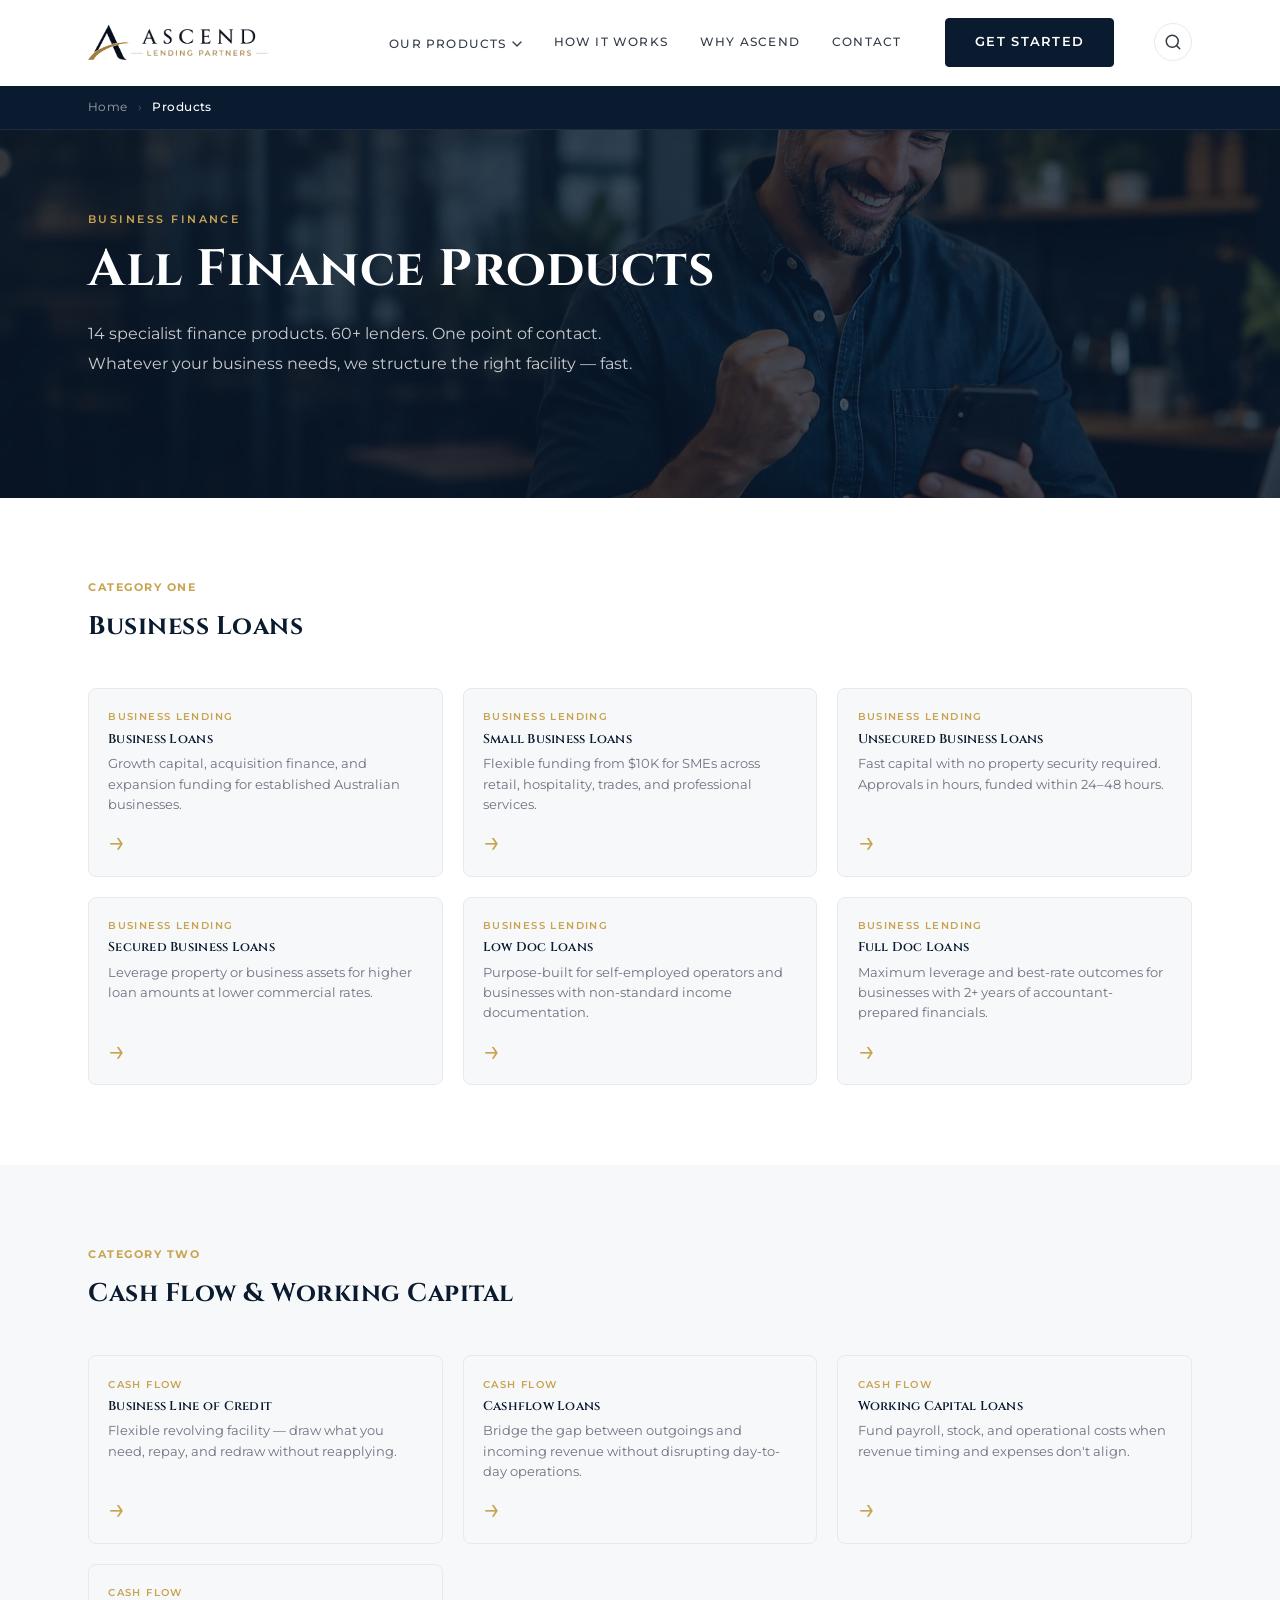
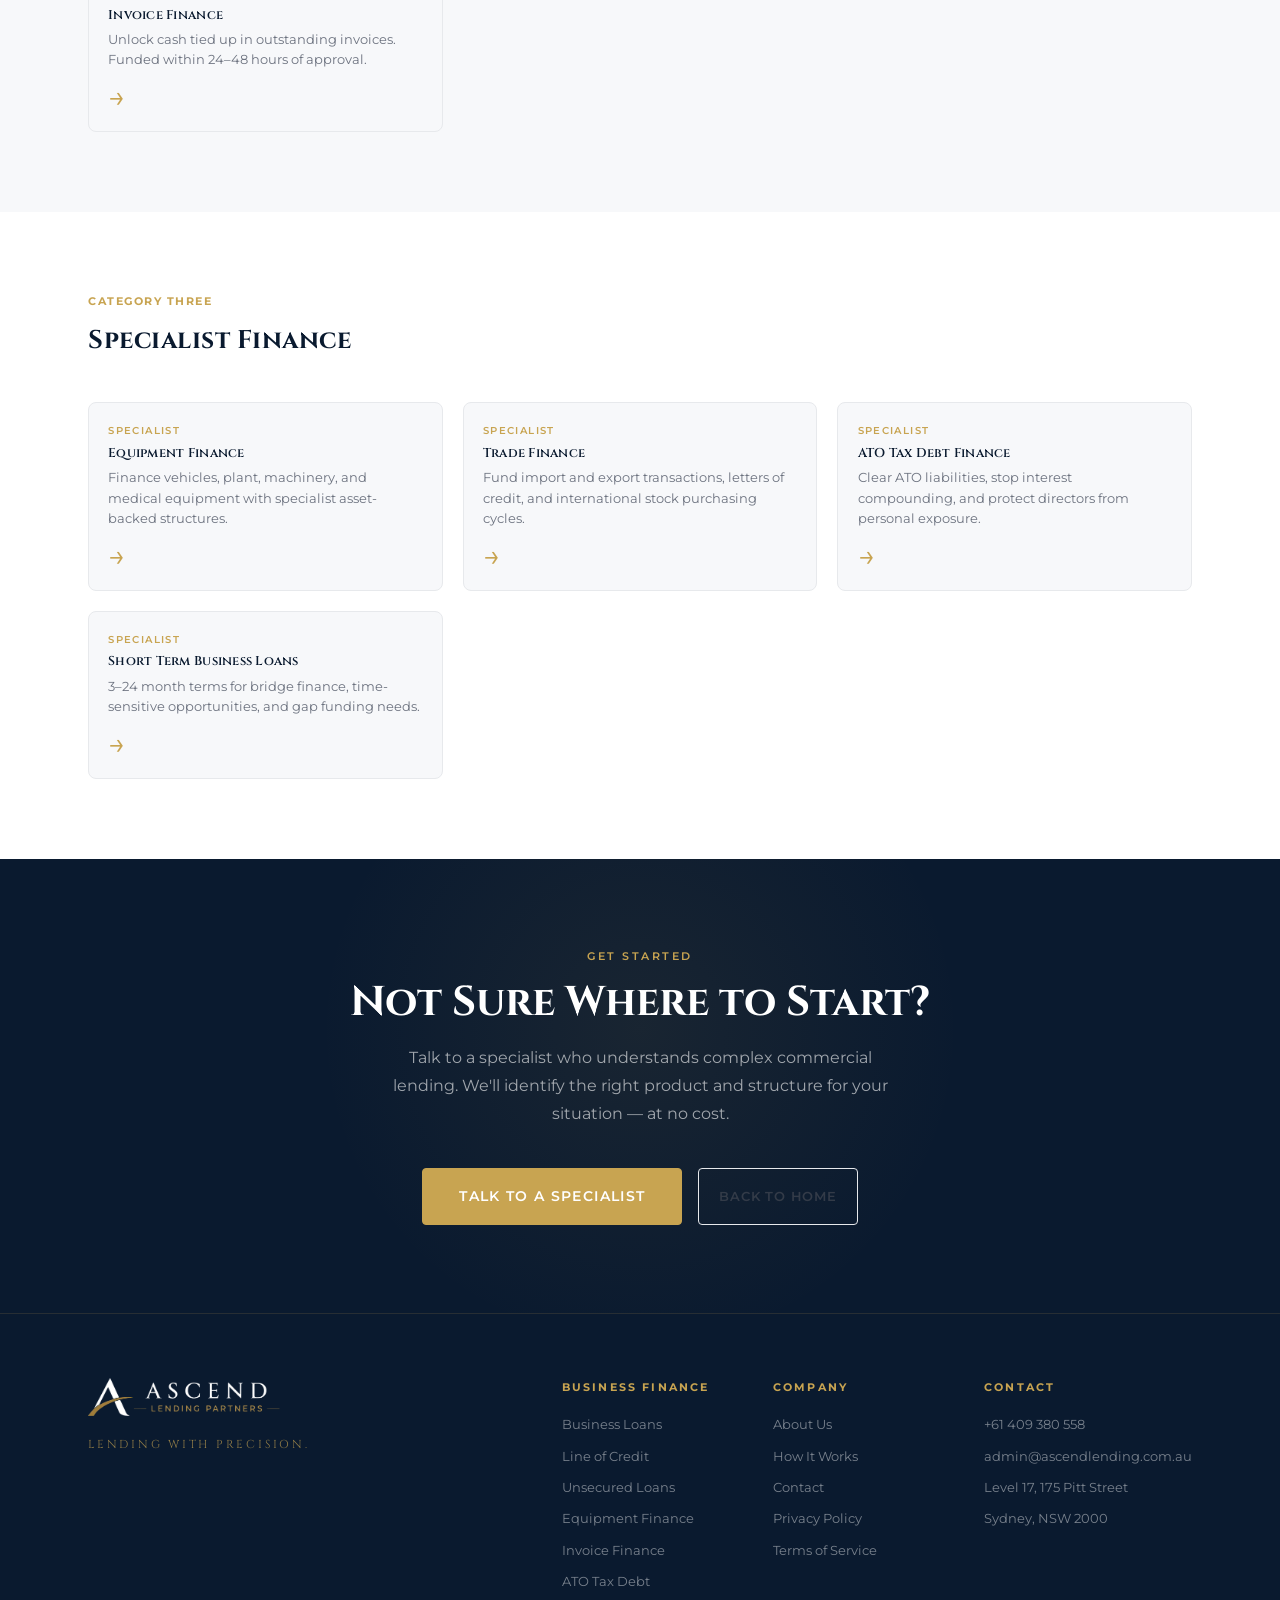
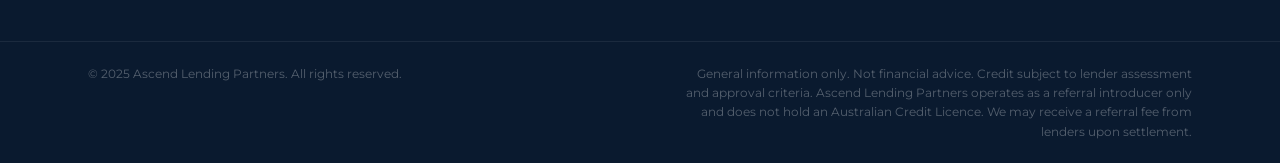
<file: products/index.html>
<!doctype html>
<html lang="en">
<head>
  <meta charset="UTF-8" />
  <meta name="viewport" content="width=device-width, initial-scale=1.0" />
  <meta name="description" content="Explore all business finance products offered by Ascend Lending Partners — from business loans and lines of credit to equipment finance, invoice finance, and ATO tax debt solutions." />
  <title>Business Finance Products | Ascend Lending Partners</title>
  <style>body{opacity:0;transition:opacity 0.2s}body.loaded{opacity:1}</style>
  <link rel="preconnect" href="https://fonts.googleapis.com" />
  <link rel="preconnect" href="https://fonts.gstatic.com" crossorigin />
  <link href="https://fonts.googleapis.com/css2?family=Cinzel:wght@400;600;700&family=Montserrat:wght@300;400;500;600;700&display=swap" rel="stylesheet" />
  <!-- Preload critical hero background -->
  <link rel="preload" as="image" href="../images/hero-bg.webp" type="image/webp" />
  <link rel="stylesheet" href="../styles.css" />
  <link rel="stylesheet" href="../product-pages.css" />
</head>
<body>
  <div id="navbar-placeholder"></div>

  <!-- BREADCRUMB -->
  <nav class="breadcrumb" aria-label="Breadcrumb">
    <div class="container">
      <a href="../index.html">Home</a>
      <span class="breadcrumb__sep" aria-hidden="true">›</span>
      <span>Products</span>
    </div>
  </nav>

  <!-- HERO -->
  <section class="prod-hero">
    <div class="container">
      <div style="max-width:680px;position:relative;z-index:1;">
        <p class="section-eyebrow" style="color:var(--gold);margin-bottom:0.75rem;">Business Finance</p>
        <h1>All Finance Products</h1>
        <p class="prod-hero__sub">14 specialist finance products. 60+ lenders. One point of contact. Whatever your business needs, we structure the right facility — fast.</p>
      </div>
    </div>
  </section>

  <!-- BUSINESS LOANS -->
  <section class="products-dir">
    <div class="container">
      <div class="products-dir__header">
        <span class="products-dir__eyebrow">Category One</span>
        <h2 class="products-dir__title">Business Loans</h2>
      </div>
      <div class="products-dir__grid">
        <a href="business-loans.html" class="related-card">
          <span class="related-card__label">Business Lending</span>
          <span class="related-card__title">Business Loans</span>
          <span class="related-card__desc">Growth capital, acquisition finance, and expansion funding for established Australian businesses.</span>
          <span class="related-card__arrow">→</span>
        </a>
        <a href="small-business-loans.html" class="related-card">
          <span class="related-card__label">Business Lending</span>
          <span class="related-card__title">Small Business Loans</span>
          <span class="related-card__desc">Flexible funding from $10K for SMEs across retail, hospitality, trades, and professional services.</span>
          <span class="related-card__arrow">→</span>
        </a>
        <a href="unsecured-business-loans.html" class="related-card">
          <span class="related-card__label">Business Lending</span>
          <span class="related-card__title">Unsecured Business Loans</span>
          <span class="related-card__desc">Fast capital with no property security required. Approvals in hours, funded within 24–48 hours.</span>
          <span class="related-card__arrow">→</span>
        </a>
        <a href="secured-business-loans.html" class="related-card">
          <span class="related-card__label">Business Lending</span>
          <span class="related-card__title">Secured Business Loans</span>
          <span class="related-card__desc">Leverage property or business assets for higher loan amounts at lower commercial rates.</span>
          <span class="related-card__arrow">→</span>
        </a>
        <a href="low-doc-loans.html" class="related-card">
          <span class="related-card__label">Business Lending</span>
          <span class="related-card__title">Low Doc Loans</span>
          <span class="related-card__desc">Purpose-built for self-employed operators and businesses with non-standard income documentation.</span>
          <span class="related-card__arrow">→</span>
        </a>
        <a href="high-doc-loans.html" class="related-card">
          <span class="related-card__label">Business Lending</span>
          <span class="related-card__title">Full Doc Loans</span>
          <span class="related-card__desc">Maximum leverage and best-rate outcomes for businesses with 2+ years of accountant-prepared financials.</span>
          <span class="related-card__arrow">→</span>
        </a>
      </div>
    </div>
  </section>

  <!-- CASH FLOW & WORKING CAPITAL -->
  <section class="products-dir products-dir--alt">
    <div class="container">
      <div class="products-dir__header">
        <span class="products-dir__eyebrow">Category Two</span>
        <h2 class="products-dir__title">Cash Flow &amp; Working Capital</h2>
      </div>
      <div class="products-dir__grid">
        <a href="business-line-of-credit.html" class="related-card">
          <span class="related-card__label">Cash Flow</span>
          <span class="related-card__title">Business Line of Credit</span>
          <span class="related-card__desc">Flexible revolving facility — draw what you need, repay, and redraw without reapplying.</span>
          <span class="related-card__arrow">→</span>
        </a>
        <a href="cashflow-loans.html" class="related-card">
          <span class="related-card__label">Cash Flow</span>
          <span class="related-card__title">Cashflow Loans</span>
          <span class="related-card__desc">Bridge the gap between outgoings and incoming revenue without disrupting day-to-day operations.</span>
          <span class="related-card__arrow">→</span>
        </a>
        <a href="working-capital-loans.html" class="related-card">
          <span class="related-card__label">Cash Flow</span>
          <span class="related-card__title">Working Capital Loans</span>
          <span class="related-card__desc">Fund payroll, stock, and operational costs when revenue timing and expenses don't align.</span>
          <span class="related-card__arrow">→</span>
        </a>
        <a href="invoice-finance.html" class="related-card">
          <span class="related-card__label">Cash Flow</span>
          <span class="related-card__title">Invoice Finance</span>
          <span class="related-card__desc">Unlock cash tied up in outstanding invoices. Funded within 24–48 hours of approval.</span>
          <span class="related-card__arrow">→</span>
        </a>
      </div>
    </div>
  </section>

  <!-- SPECIALIST FINANCE -->
  <section class="products-dir">
    <div class="container">
      <div class="products-dir__header">
        <span class="products-dir__eyebrow">Category Three</span>
        <h2 class="products-dir__title">Specialist Finance</h2>
      </div>
      <div class="products-dir__grid">
        <a href="equipment-finance.html" class="related-card">
          <span class="related-card__label">Specialist</span>
          <span class="related-card__title">Equipment Finance</span>
          <span class="related-card__desc">Finance vehicles, plant, machinery, and medical equipment with specialist asset-backed structures.</span>
          <span class="related-card__arrow">→</span>
        </a>
        <a href="trade-finance.html" class="related-card">
          <span class="related-card__label">Specialist</span>
          <span class="related-card__title">Trade Finance</span>
          <span class="related-card__desc">Fund import and export transactions, letters of credit, and international stock purchasing cycles.</span>
          <span class="related-card__arrow">→</span>
        </a>
        <a href="ato-tax-debt-loans.html" class="related-card">
          <span class="related-card__label">Specialist</span>
          <span class="related-card__title">ATO Tax Debt Finance</span>
          <span class="related-card__desc">Clear ATO liabilities, stop interest compounding, and protect directors from personal exposure.</span>
          <span class="related-card__arrow">→</span>
        </a>
        <a href="short-term-business-loans.html" class="related-card">
          <span class="related-card__label">Specialist</span>
          <span class="related-card__title">Short Term Business Loans</span>
          <span class="related-card__desc">3–24 month terms for bridge finance, time-sensitive opportunities, and gap funding needs.</span>
          <span class="related-card__arrow">→</span>
        </a>
      </div>
    </div>
  </section>

  <!-- CTA -->
  <section class="prod-cta">
    <div class="container">
      <p class="section-eyebrow">Get Started</p>
      <h2 class="prod-cta__title">Not Sure Where to Start?</h2>
      <p class="prod-cta__sub">Talk to a specialist who understands complex commercial lending. We'll identify the right product and structure for your situation — at no cost.</p>
      <div class="prod-cta__actions">
        <a href="../index.html#contact" class="btn btn--gold btn--lg">Talk to a Specialist</a>
        <a href="../index.html" class="btn btn--outline btn--lg">Back to Home</a>
      </div>
    </div>
  </section>

  <div id="footer-placeholder"></div>
  <script src="../components.js"></script>
</body>
</html>
</file>
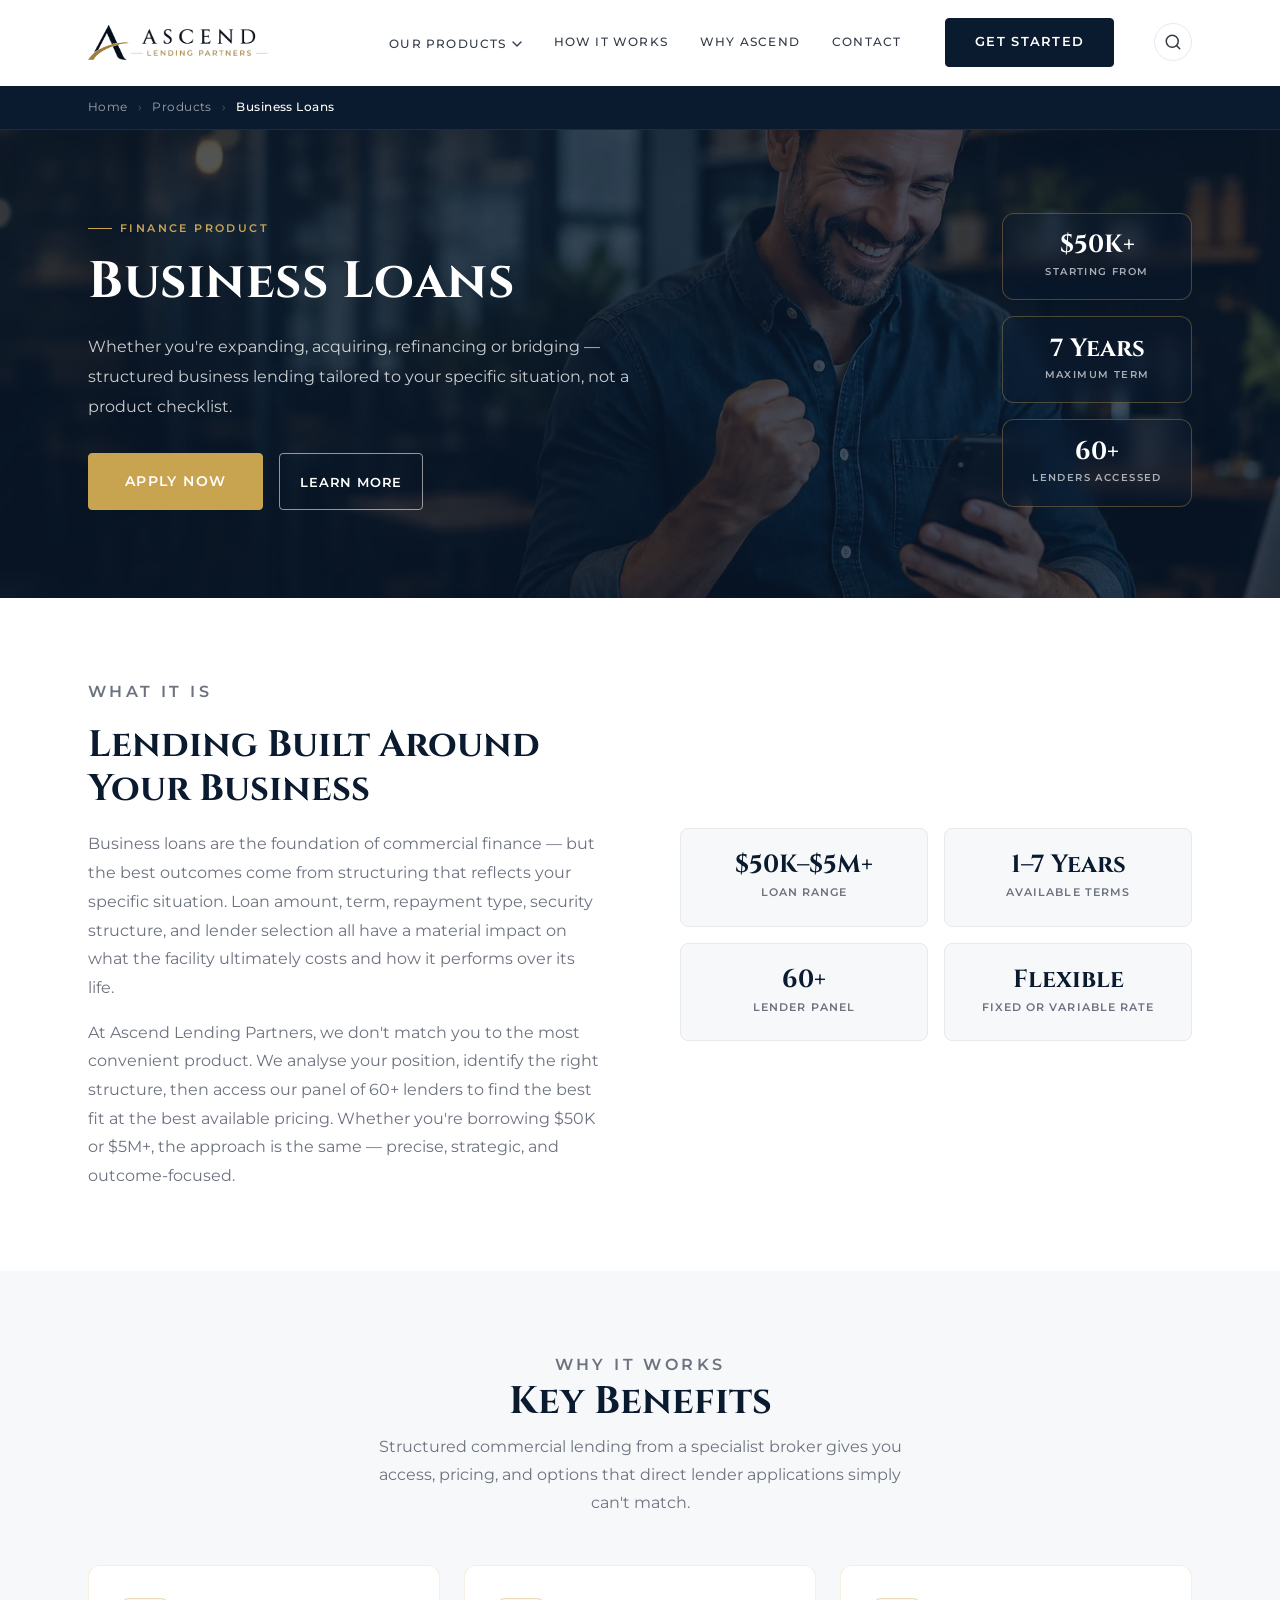
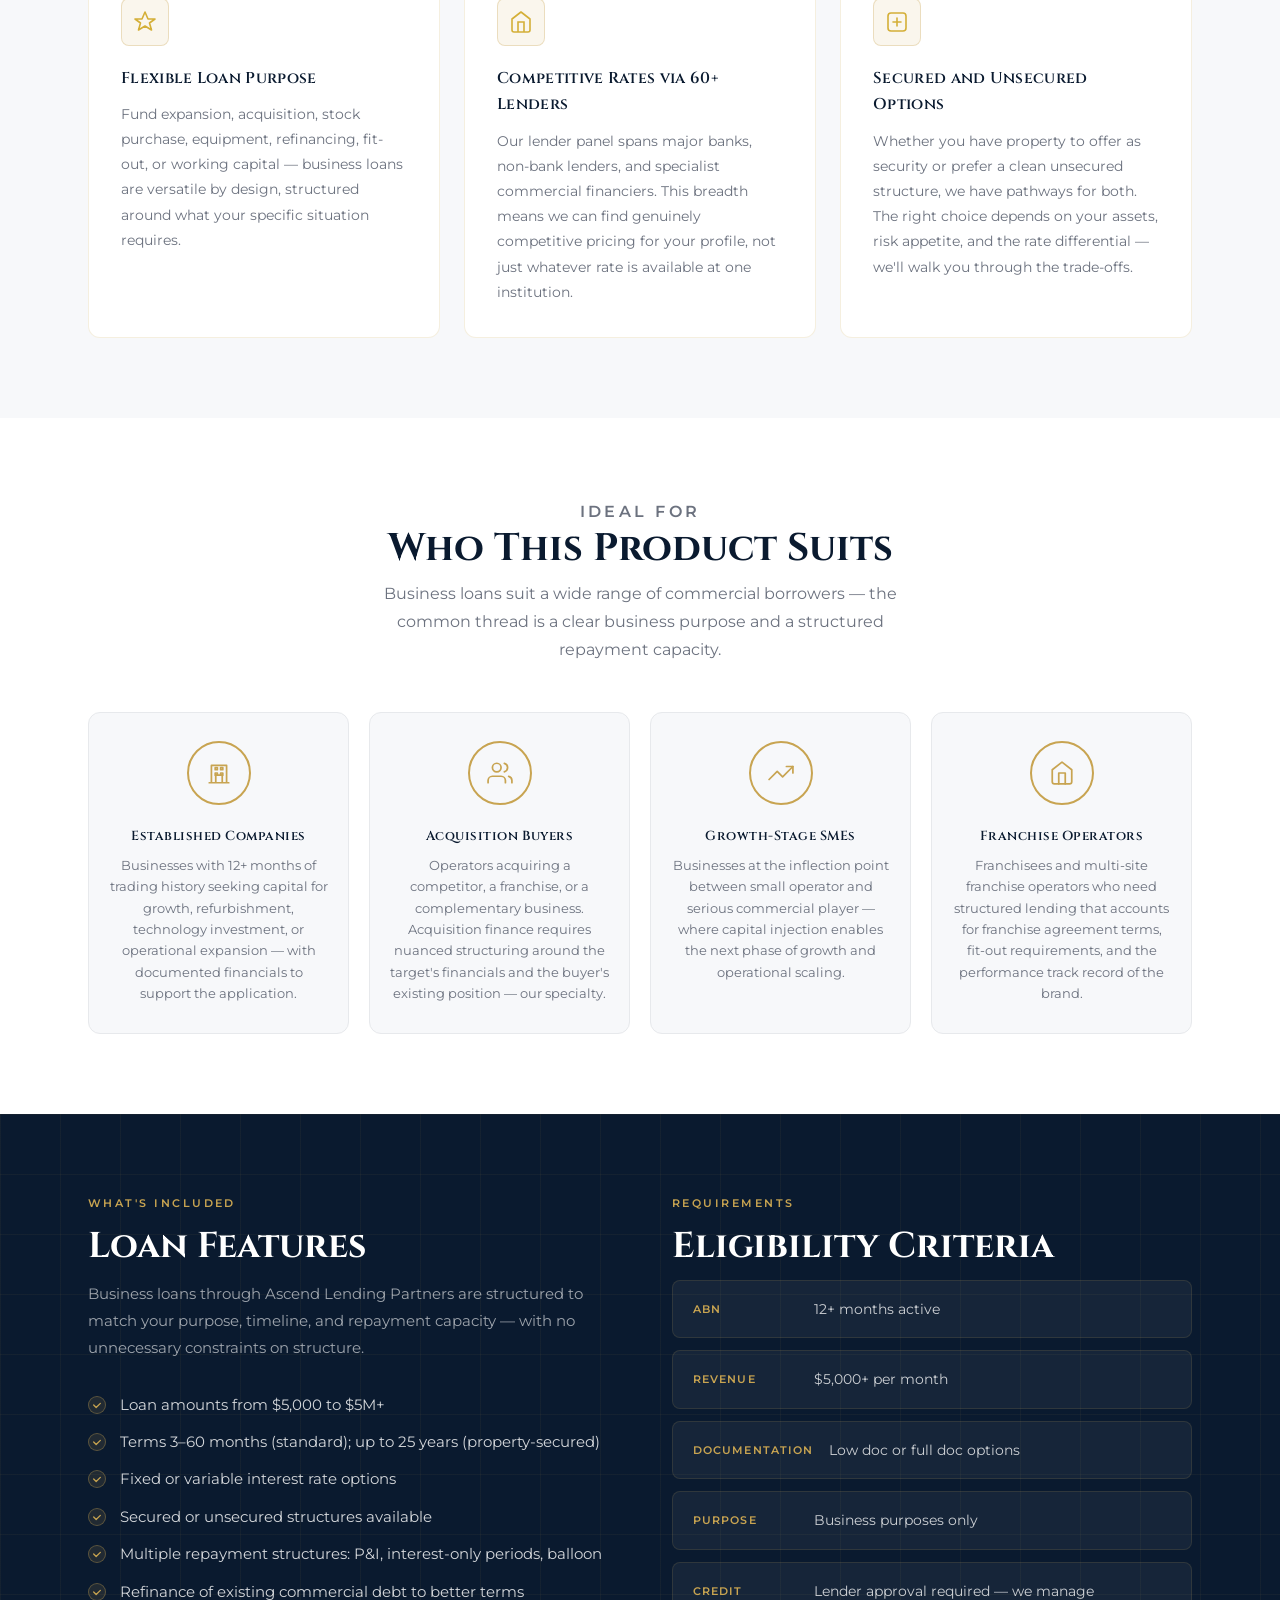
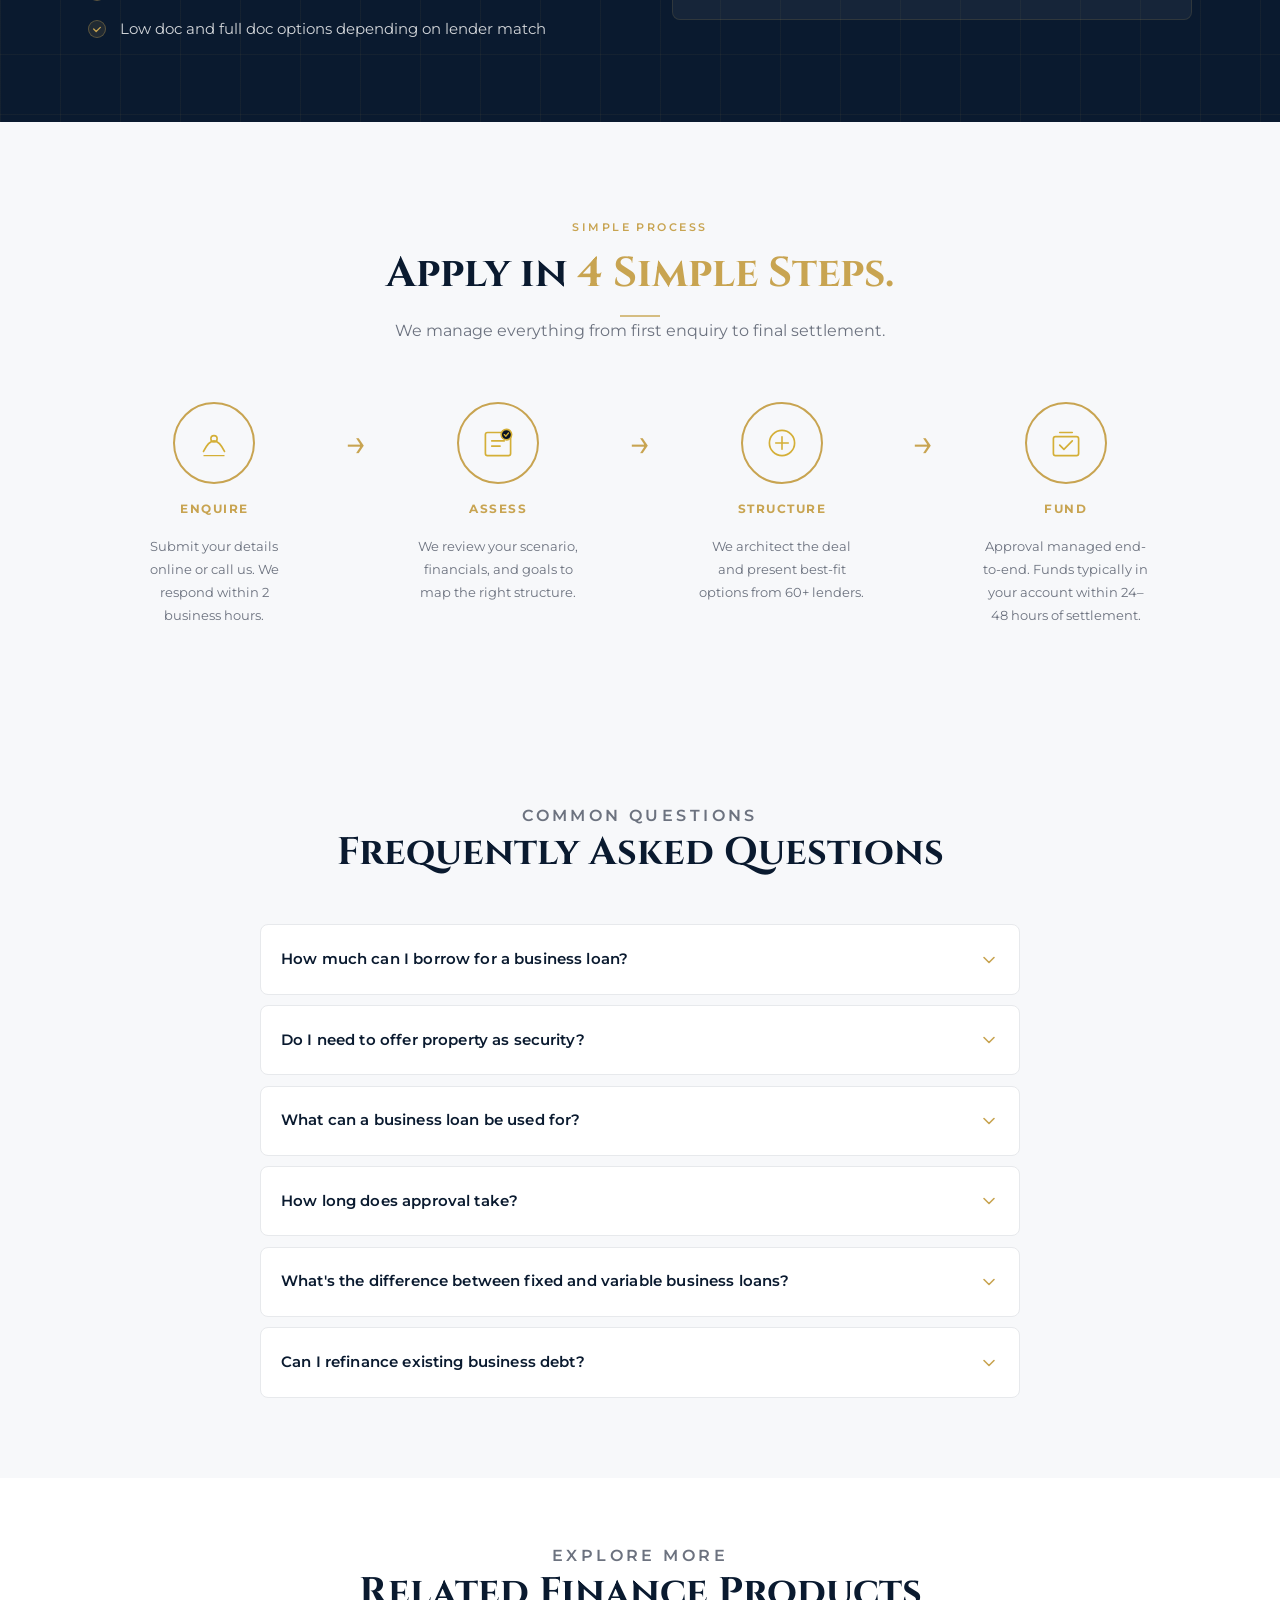
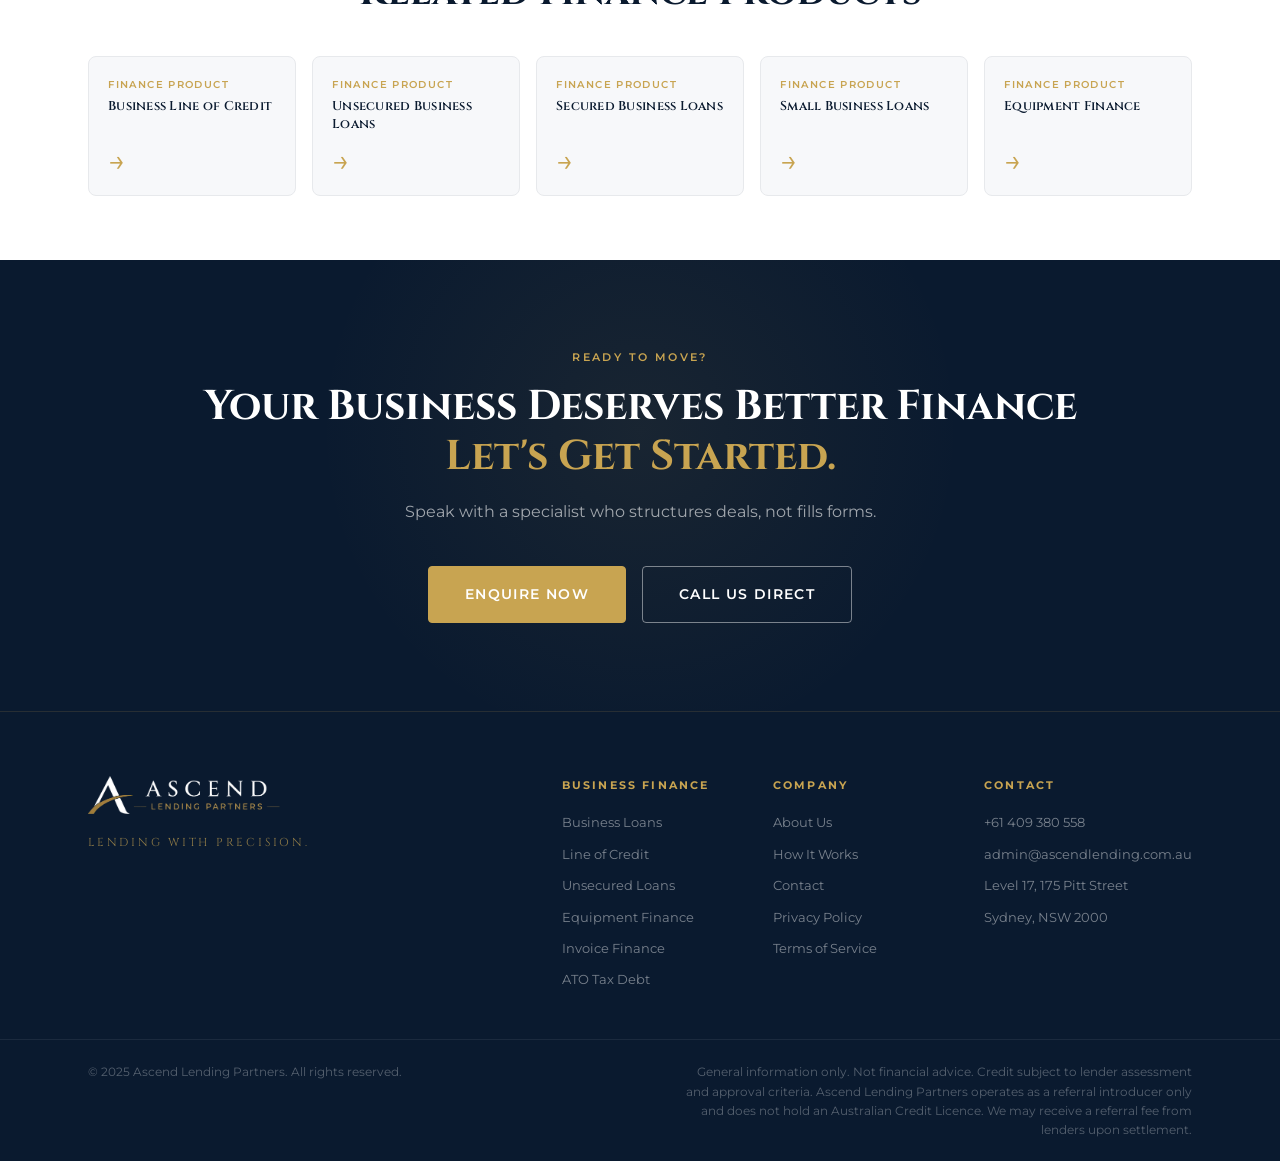
<file: ato-tax-debt-loans.html>
<!doctype html>
<html lang="en">
<head>
  <meta charset="UTF-8" />
  <meta name="viewport" content="width=device-width, initial-scale=1.0" />
  <meta name="description" content="Business loans for Australian companies structured around your goals. Ascend Lending Partners accesses 60+ lenders for commercial, expansion, and acquisition finance." />
  <title>Business Loans Australia | Ascend Lending Partners</title>
  <style>body{opacity:0;transition:opacity 0.2s}body.loaded{opacity:1}</style>
  <link rel="preconnect" href="https://fonts.googleapis.com" />
  <link rel="preconnect" href="https://fonts.gstatic.com" crossorigin />
  <link href="https://fonts.googleapis.com/css2?family=Cinzel:wght@400;600;700&family=Montserrat:wght@300;400;500;600;700&display=swap" rel="stylesheet" />
  <link rel="stylesheet" href="../styles.css" />
  <link rel="stylesheet" href="../product-pages.css" />
</head>
<body>
  <div id="navbar-placeholder"></div>

  <!-- BREADCRUMB -->
  <nav class="breadcrumb" aria-label="Breadcrumb">
    <div class="container">
      <a href="../index.html">Home</a>
      <span class="breadcrumb__sep" aria-hidden="true">›</span>
      <a href="index.html">Products</a>
      <span class="breadcrumb__sep" aria-hidden="true">›</span>
      <span>Business Loans</span>
    </div>
  </nav>

  <!-- HERO -->
  <section class="prod-hero">
    <div class="container prod-hero__inner">
      <div class="prod-hero__content">
        <p class="prod-hero__tag">Finance Product</p>
        <h1>Business Loans</h1>
        <p class="prod-hero__sub">Whether you're expanding, acquiring, refinancing or bridging — structured business lending tailored to your specific situation, not a product checklist.</p>
        <div class="prod-hero__actions">
          <a href="../index.html#contact" class="btn btn--gold btn--lg">Apply Now</a>
          <a href="#overview" class="btn btn--outline btn--lg">Learn More</a>
        </div>
      </div>
      <div class="prod-hero__stats">
        <div class="prod-stat">
          <span class="prod-stat__value">$50K+</span>
          <span class="prod-stat__label">Starting From</span>
        </div>
        <div class="prod-stat">
          <span class="prod-stat__value">7 Years</span>
          <span class="prod-stat__label">Maximum Term</span>
        </div>
        <div class="prod-stat">
          <span class="prod-stat__value">60+</span>
          <span class="prod-stat__label">Lenders Accessed</span>
        </div>
      </div>
    </div>
  </section>

  <!-- OVERVIEW -->
  <section class="prod-overview" id="overview">
    <div class="container prod-overview__inner">
      <div class="prod-overview__left">
        <p class="section-eyebrow">What It Is</p>
        <h2>Lending Built Around Your Business</h2>
        <p>Business loans are the foundation of commercial finance — but the best outcomes come from structuring that reflects your specific situation. Loan amount, term, repayment type, security structure, and lender selection all have a material impact on what the facility ultimately costs and how it performs over its life.</p>
        <p>At Ascend Lending Partners, we don't match you to the most convenient product. We analyse your position, identify the right structure, then access our panel of 60+ lenders to find the best fit at the best available pricing. Whether you're borrowing $50K or $5M+, the approach is the same — precise, strategic, and outcome-focused.</p>
      </div>
      <div class="prod-overview__right">
        <div class="prod-stat-card">
          <span class="prod-stat-card__value">$50K–$5M+</span>
          <span class="prod-stat-card__label">Loan Range</span>
        </div>
        <div class="prod-stat-card">
          <span class="prod-stat-card__value">1–7 Years</span>
          <span class="prod-stat-card__label">Available Terms</span>
        </div>
        <div class="prod-stat-card">
          <span class="prod-stat-card__value">60+</span>
          <span class="prod-stat-card__label">Lender Panel</span>
        </div>
        <div class="prod-stat-card">
          <span class="prod-stat-card__value">Flexible</span>
          <span class="prod-stat-card__label">Fixed or Variable Rate</span>
        </div>
      </div>
    </div>
  </section>

  <!-- BENEFITS -->
  <section class="prod-benefits">
    <div class="container">
      <div class="prod-section-header">
        <p class="section-eyebrow">Why It Works</p>
        <h2>Key Benefits</h2>
        <p>Structured commercial lending from a specialist broker gives you access, pricing, and options that direct lender applications simply can't match.</p>
      </div>
      <div class="prod-benefits__grid">
        <div class="benefit-card">
          <div class="benefit-card__icon">
            <svg width="24" height="24" viewBox="0 0 24 24" fill="none" xmlns="http://www.w3.org/2000/svg">
              <path d="M12 2l3 7h7l-5.5 4 2 7L12 16l-6.5 4 2-7L2 9h7z" stroke="#D4AF37" stroke-width="1.6" stroke-linejoin="round"/>
            </svg>
          </div>
          <h3>Flexible Loan Purpose</h3>
          <p>Fund expansion, acquisition, stock purchase, equipment, refinancing, fit-out, or working capital — business loans are versatile by design, structured around what your specific situation requires.</p>
        </div>
        <div class="benefit-card">
          <div class="benefit-card__icon">
            <svg width="24" height="24" viewBox="0 0 24 24" fill="none" xmlns="http://www.w3.org/2000/svg">
              <path d="M3 9l9-7 9 7v11a2 2 0 01-2 2H5a2 2 0 01-2-2V9z" stroke="#D4AF37" stroke-width="1.6" stroke-linejoin="round"/>
              <path d="M9 22V12h6v10" stroke="#D4AF37" stroke-width="1.6"/>
            </svg>
          </div>
          <h3>Competitive Rates via 60+ Lenders</h3>
          <p>Our lender panel spans major banks, non-bank lenders, and specialist commercial financiers. This breadth means we can find genuinely competitive pricing for your profile, not just whatever rate is available at one institution.</p>
        </div>
        <div class="benefit-card">
          <div class="benefit-card__icon">
            <svg width="24" height="24" viewBox="0 0 24 24" fill="none" xmlns="http://www.w3.org/2000/svg">
              <rect x="3" y="3" width="18" height="18" rx="3" stroke="#D4AF37" stroke-width="1.6"/>
              <path d="M8 12h8M12 8v8" stroke="#D4AF37" stroke-width="1.6" stroke-linecap="round"/>
            </svg>
          </div>
          <h3>Secured and Unsecured Options</h3>
          <p>Whether you have property to offer as security or prefer a clean unsecured structure, we have pathways for both. The right choice depends on your assets, risk appetite, and the rate differential — we'll walk you through the trade-offs.</p>
        </div>
      </div>
    </div>
  </section>

  <!-- WHO IT'S FOR -->
  <section class="prod-for">
    <div class="container">
      <div class="prod-section-header">
        <p class="section-eyebrow">Ideal For</p>
        <h2>Who This Product Suits</h2>
        <p>Business loans suit a wide range of commercial borrowers — the common thread is a clear business purpose and a structured repayment capacity.</p>
      </div>
      <div class="prod-for__grid">
        <div class="for-card">
          <div class="for-card__icon"><svg viewBox="0 0 24 24" fill="none" xmlns="http://www.w3.org/2000/svg"><path d="M3 21h18M5 21V5h14v16M9 21v-7h6v7"/><rect x="8.5" y="7" width="2" height="2"/><rect x="13.5" y="7" width="2" height="2"/><rect x="8.5" y="12" width="2" height="2"/><rect x="13.5" y="12" width="2" height="2"/></svg></div>
          <h3>Established Companies</h3>
          <p>Businesses with 12+ months of trading history seeking capital for growth, refurbishment, technology investment, or operational expansion — with documented financials to support the application.</p>
        </div>
        <div class="for-card">
          <div class="for-card__icon"><svg viewBox="0 0 24 24" fill="none" xmlns="http://www.w3.org/2000/svg"><path d="M17 21v-2a4 4 0 0 0-4-4H5a4 4 0 0 0-4 4v2"/><circle cx="9" cy="7" r="4"/><path d="M23 21v-2a4 4 0 0 0-3-3.87"/><path d="M16 3.13a4 4 0 0 1 0 7.75"/></svg></div>
          <h3>Acquisition Buyers</h3>
          <p>Operators acquiring a competitor, a franchise, or a complementary business. Acquisition finance requires nuanced structuring around the target's financials and the buyer's existing position — our specialty.</p>
        </div>
        <div class="for-card">
          <div class="for-card__icon"><svg viewBox="0 0 24 24" fill="none" xmlns="http://www.w3.org/2000/svg"><polyline points="23 6 13.5 15.5 8.5 10.5 1 18"/><polyline points="17 6 23 6 23 12"/></svg></div>
          <h3>Growth-Stage SMEs</h3>
          <p>Businesses at the inflection point between small operator and serious commercial player — where capital injection enables the next phase of growth and operational scaling.</p>
        </div>
        <div class="for-card">
          <div class="for-card__icon"><svg viewBox="0 0 24 24" fill="none" xmlns="http://www.w3.org/2000/svg"><path d="M3 9l9-7 9 7v11a2 2 0 0 1-2 2H5a2 2 0 0 1-2-2z"/><polyline points="9 22 9 12 15 12 15 22"/></svg></div>
          <h3>Franchise Operators</h3>
          <p>Franchisees and multi-site franchise operators who need structured lending that accounts for franchise agreement terms, fit-out requirements, and the performance track record of the brand.</p>
        </div>
      </div>
    </div>
  </section>

  <!-- FEATURES & ELIGIBILITY -->
  <section class="prod-features">
    <div class="container prod-features__inner">
      <div>
        <p class="section-eyebrow">What's Included</p>
        <h2>Loan Features</h2>
        <p class="prod-features__intro">Business loans through Ascend Lending Partners are structured to match your purpose, timeline, and repayment capacity — with no unnecessary constraints on structure.</p>
        <ul class="feat-list">
          <li>Loan amounts from $5,000 to $5M+</li>
          <li>Terms 3–60 months (standard); up to 25 years (property-secured)</li>
          <li>Fixed or variable interest rate options</li>
          <li>Secured or unsecured structures available</li>
          <li>Multiple repayment structures: P&amp;I, interest-only periods, balloon</li>
          <li>Refinance of existing commercial debt to better terms</li>
          <li>Low doc and full doc options depending on lender match</li>
        </ul>
      </div>
      <div>
        <p class="section-eyebrow" style="color:var(--gold)">Requirements</p>
        <h2 style="color:var(--white);font-family:var(--font-heading);font-size:clamp(1.7rem,2.8vw,2.3rem);font-weight:700;line-height:1.2;margin-bottom:0.75rem">Eligibility Criteria</h2>
        <div class="elig-list">
          <div class="elig-item">
            <span class="elig-item__label">ABN</span>
            <span class="elig-item__value">12+ months active</span>
          </div>
          <div class="elig-item">
            <span class="elig-item__label">Revenue</span>
            <span class="elig-item__value">$5,000+ per month</span>
          </div>
          <div class="elig-item">
            <span class="elig-item__label">Documentation</span>
            <span class="elig-item__value">Low doc or full doc options</span>
          </div>
          <div class="elig-item">
            <span class="elig-item__label">Purpose</span>
            <span class="elig-item__value">Business purposes only</span>
          </div>
          <div class="elig-item">
            <span class="elig-item__label">Credit</span>
            <span class="elig-item__value">Lender approval required — we manage</span>
          </div>
        </div>
      </div>
    </div>
  </section>

  <!-- HOW TO APPLY -->
  <section class="process prod-process" id="apply">
    <div class="container">
      <div class="section-header">
        <p class="section-eyebrow">Simple Process</p>
        <h2 class="section-title">Apply in <span class="text-gold">4 Simple Steps.</span></h2>
        <span class="section-rule" aria-hidden="true"></span>
        <p class="section-sub">We manage everything from first enquiry to final settlement.</p>
      </div>
      <div class="process__steps">
        <div class="process__step">
          <div class="process__step-number" aria-hidden="true">01</div>
          <div class="process__step-icon" aria-hidden="true">
            <svg viewBox="0 0 40 40" fill="none" xmlns="http://www.w3.org/2000/svg"><path d="M10 28 Q20 8 30 28" stroke="#D4AF37" stroke-width="1.6" stroke-linecap="round" fill="none"/><circle cx="20" cy="16" r="3" stroke="#D4AF37" stroke-width="1.5"/><path d="M10 32h20" stroke="#D4AF37" stroke-width="1.2"/></svg>
          </div>
          <h3 class="process__step-title">Enquire</h3>
          <p class="process__step-desc">Submit your details online or call us. We respond within 2 business hours.</p>
        </div>
        <div class="process__connector" aria-hidden="true"></div>
        <div class="process__step">
          <div class="process__step-number" aria-hidden="true">02</div>
          <div class="process__step-icon" aria-hidden="true">
            <svg viewBox="0 0 40 40" fill="none" xmlns="http://www.w3.org/2000/svg"><rect x="8" y="10" width="24" height="22" rx="2" stroke="#D4AF37" stroke-width="1.6"/><path d="M14 18h12M14 23h8" stroke="#D4AF37" stroke-width="1.5" stroke-linecap="round"/><circle cx="28" cy="12" r="5" fill="#0A1325" stroke="#D4AF37" stroke-width="1.5"/><path d="M26 12l1.5 1.5L30 10.5" stroke="#D4AF37" stroke-width="1.3" stroke-linecap="round" stroke-linejoin="round"/></svg>
          </div>
          <h3 class="process__step-title">Assess</h3>
          <p class="process__step-desc">We review your scenario, financials, and goals to map the right structure.</p>
        </div>
        <div class="process__connector" aria-hidden="true"></div>
        <div class="process__step">
          <div class="process__step-number" aria-hidden="true">03</div>
          <div class="process__step-icon" aria-hidden="true">
            <svg viewBox="0 0 40 40" fill="none" xmlns="http://www.w3.org/2000/svg"><circle cx="20" cy="20" r="12" stroke="#D4AF37" stroke-width="1.6"/><path d="M14 20h12M20 14v12" stroke="#D4AF37" stroke-width="1.5" stroke-linecap="round"/></svg>
          </div>
          <h3 class="process__step-title">Structure</h3>
          <p class="process__step-desc">We architect the deal and present best-fit options from 60+ lenders.</p>
        </div>
        <div class="process__connector" aria-hidden="true"></div>
        <div class="process__step">
          <div class="process__step-number" aria-hidden="true">04</div>
          <div class="process__step-icon" aria-hidden="true">
            <svg viewBox="0 0 40 40" fill="none" xmlns="http://www.w3.org/2000/svg"><rect x="8" y="14" width="24" height="18" rx="2" stroke="#D4AF37" stroke-width="1.6"/><path d="M14 22l4 4 8-8" stroke="#D4AF37" stroke-width="1.6" stroke-linecap="round" stroke-linejoin="round"/><path d="M14 10h12" stroke="#D4AF37" stroke-width="1.5" stroke-linecap="round"/></svg>
          </div>
          <h3 class="process__step-title">Fund</h3>
          <p class="process__step-desc">Approval managed end-to-end. Funds typically in your account within 24–48 hours of settlement.</p>
        </div>
      </div>
    </div>
  </section>

  <!-- FAQ -->
  <section class="prod-faq">
    <div class="container">
      <div class="prod-section-header">
        <p class="section-eyebrow">Common Questions</p>
        <h2>Frequently Asked Questions</h2>
      </div>
      <div class="faq-list">
        <div class="faq-item">
          <button class="faq-question" aria-expanded="false">
            How much can I borrow for a business loan?
          </button>
          <div class="faq-answer"><p>Business loan amounts range from $50K to $5M+ depending on your business revenue, assets, credit profile, and the purpose of the loan. Ascend Lending Partners works with lenders that can accommodate both smaller SME requirements and large commercial transactions. We'll advise on a realistic borrowing position after reviewing your situation.</p></div>
        </div>
        <div class="faq-item">
          <button class="faq-question" aria-expanded="false">
            Do I need to offer property as security?
          </button>
          <div class="faq-answer"><p>Not necessarily. Both secured and unsecured business loan options are available. Secured loans offer lower rates and higher amounts but require property or assets as collateral. Unsecured loans are approved based on business performance and don't require security, but typically carry higher rates and lower maximum amounts. We'll identify which structure best fits your position.</p></div>
        </div>
        <div class="faq-item">
          <button class="faq-question" aria-expanded="false">
            What can a business loan be used for?
          </button>
          <div class="faq-answer"><p>Business loans can fund expansion, stock and inventory, equipment purchase, staff and payroll, fit-outs, technology investment, marketing, acquisitions, and debt refinancing. The purpose must be legitimate business activity — personal use is not permitted. Lenders assess the purpose as part of their underwriting, and some purposes attract more favourable terms than others.</p></div>
        </div>
        <div class="faq-item">
          <button class="faq-question" aria-expanded="false">
            How long does approval take?
          </button>
          <div class="faq-answer"><p>Approval timelines depend on the loan size, documentation requirements, and the lender. Unsecured loans with low documentation requirements can be approved and settled in 24–48 hours. Secured or larger commercial loans typically take 5–15 business days to settlement. We manage the entire process proactively to minimise delays at every stage.</p></div>
        </div>
        <div class="faq-item">
          <button class="faq-question" aria-expanded="false">
            What's the difference between fixed and variable business loans?
          </button>
          <div class="faq-answer"><p>A fixed rate locks your repayment for the loan term, giving certainty over cost and cash flow planning. A variable rate moves with market conditions — potentially cheaper when rates fall, but exposed to increases. Fixed suits businesses that prioritise repayment certainty; variable suits those willing to accept rate risk for potential savings. Both options are available through our lender panel.</p></div>
        </div>
        <div class="faq-item">
          <button class="faq-question" aria-expanded="false">
            Can I refinance existing business debt?
          </button>
          <div class="faq-answer"><p>Yes. Refinancing existing business debt to better terms is a common and effective use of a business loan. Consolidating multiple facilities into a single structured loan can reduce total interest cost, simplify repayments, and free up cash flow. We'll assess your existing debt position and identify whether refinancing delivers a genuine financial benefit before recommending it.</p></div>
        </div>
      </div>
    </div>
  </section>

  <!-- RELATED PRODUCTS -->
  <section class="prod-related">
    <div class="container">
      <div class="prod-section-header">
        <p class="section-eyebrow">Explore More</p>
        <h2>Related Finance Products</h2>
      </div>
      <div class="prod-related__grid">
        <a href="business-line-of-credit.html" class="related-card">
          <span class="related-card__label">Finance Product</span>
          <span class="related-card__title">Business Line of Credit</span>
          <span class="related-card__arrow">→</span>
        </a>
        <a href="unsecured-business-loans.html" class="related-card">
          <span class="related-card__label">Finance Product</span>
          <span class="related-card__title">Unsecured Business Loans</span>
          <span class="related-card__arrow">→</span>
        </a>
        <a href="secured-business-loans.html" class="related-card">
          <span class="related-card__label">Finance Product</span>
          <span class="related-card__title">Secured Business Loans</span>
          <span class="related-card__arrow">→</span>
        </a>
        <a href="small-business-loans.html" class="related-card">
          <span class="related-card__label">Finance Product</span>
          <span class="related-card__title">Small Business Loans</span>
          <span class="related-card__arrow">→</span>
        </a>
        <a href="equipment-finance.html" class="related-card">
          <span class="related-card__label">Finance Product</span>
          <span class="related-card__title">Equipment Finance</span>
          <span class="related-card__arrow">→</span>
        </a>
      </div>
    </div>
  </section>

  <!-- CTA -->
  <section class="prod-cta">
    <div class="container">
      <p class="prod-cta__eyebrow">Ready to Move?</p>
      <h2>Your Business Deserves Better Finance<br /><span class="text-gold">Let's Get Started.</span></h2>
      <p class="prod-cta__sub">Speak with a specialist who structures deals, not fills forms.</p>
      <div class="prod-cta__actions">
        <a href="../index.html#contact" class="btn btn--gold btn--lg">Enquire Now</a>
        <a href="tel:1300000000" class="btn btn--outline-light btn--lg">Call Us Direct</a>
      </div>
    </div>
  </section>

  <div id="footer-placeholder"></div>
  <script src="../components.js"></script>
</body>
</html>
</file>
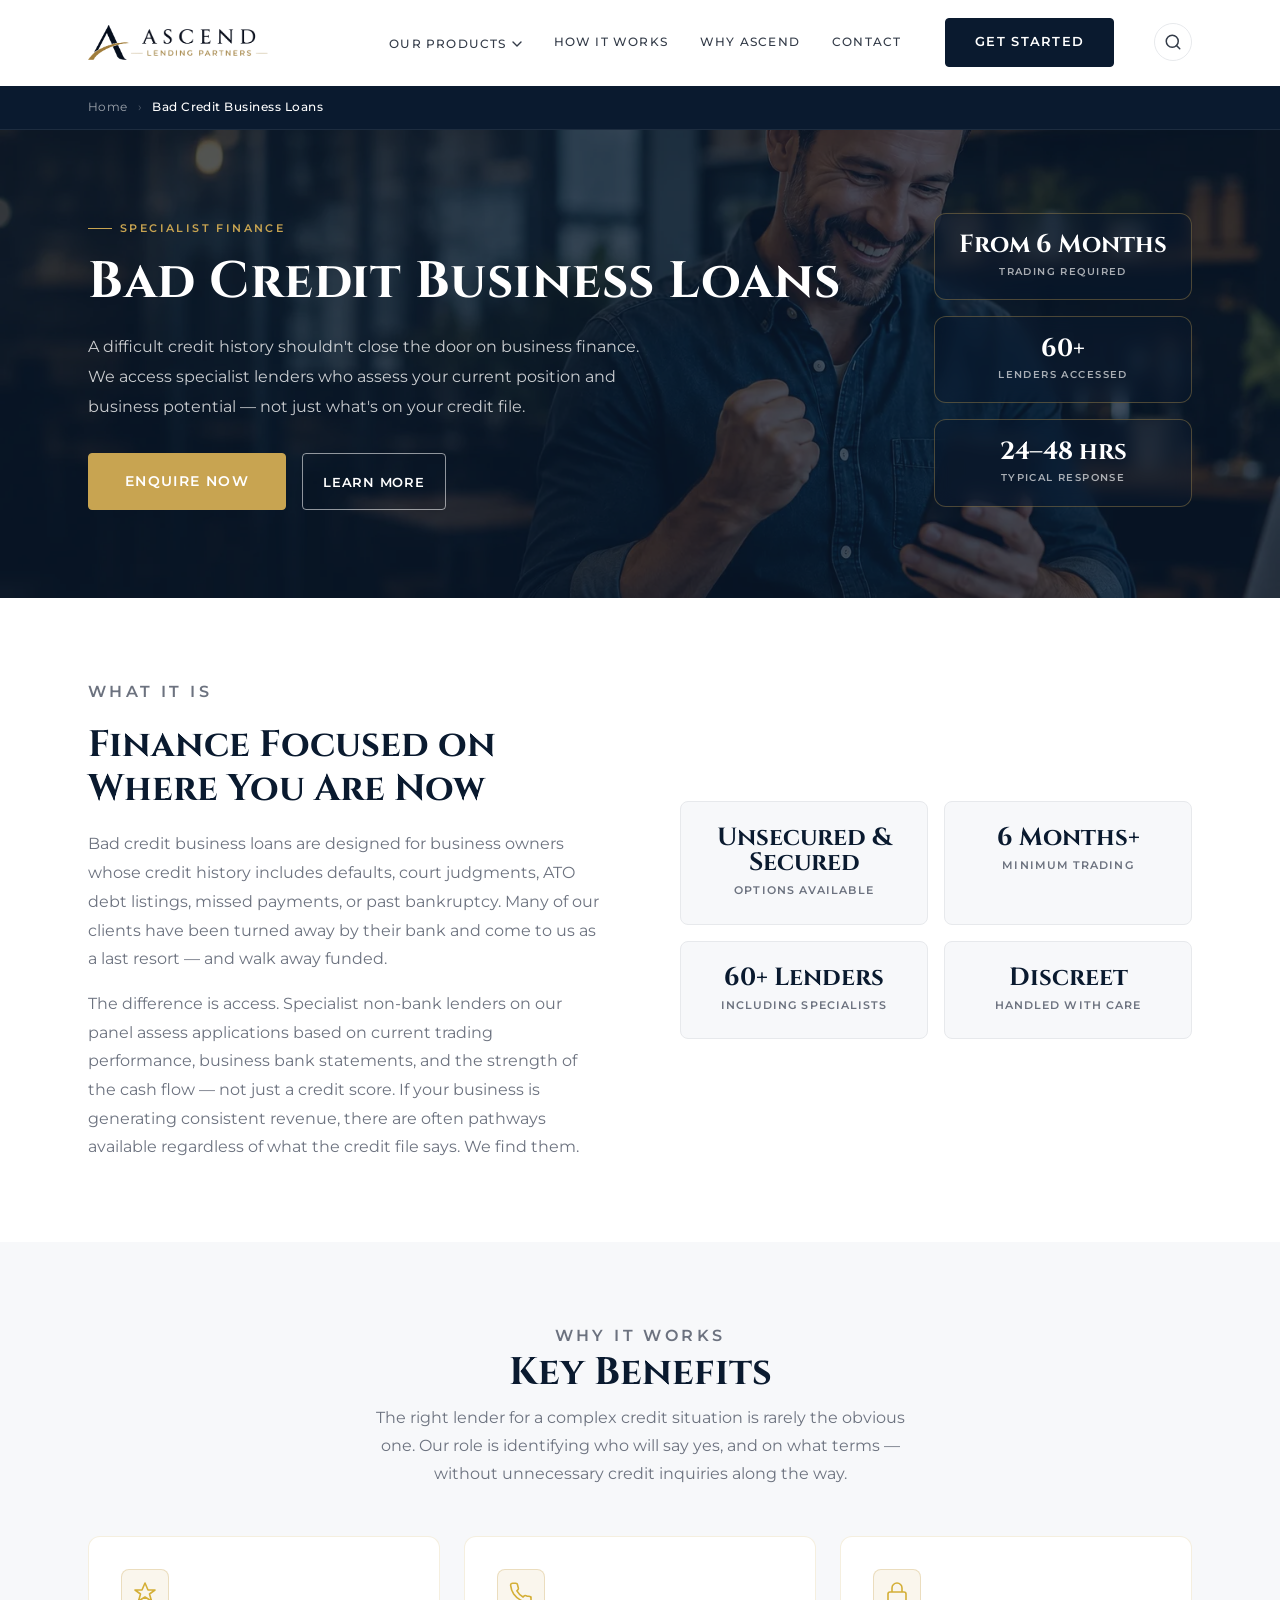
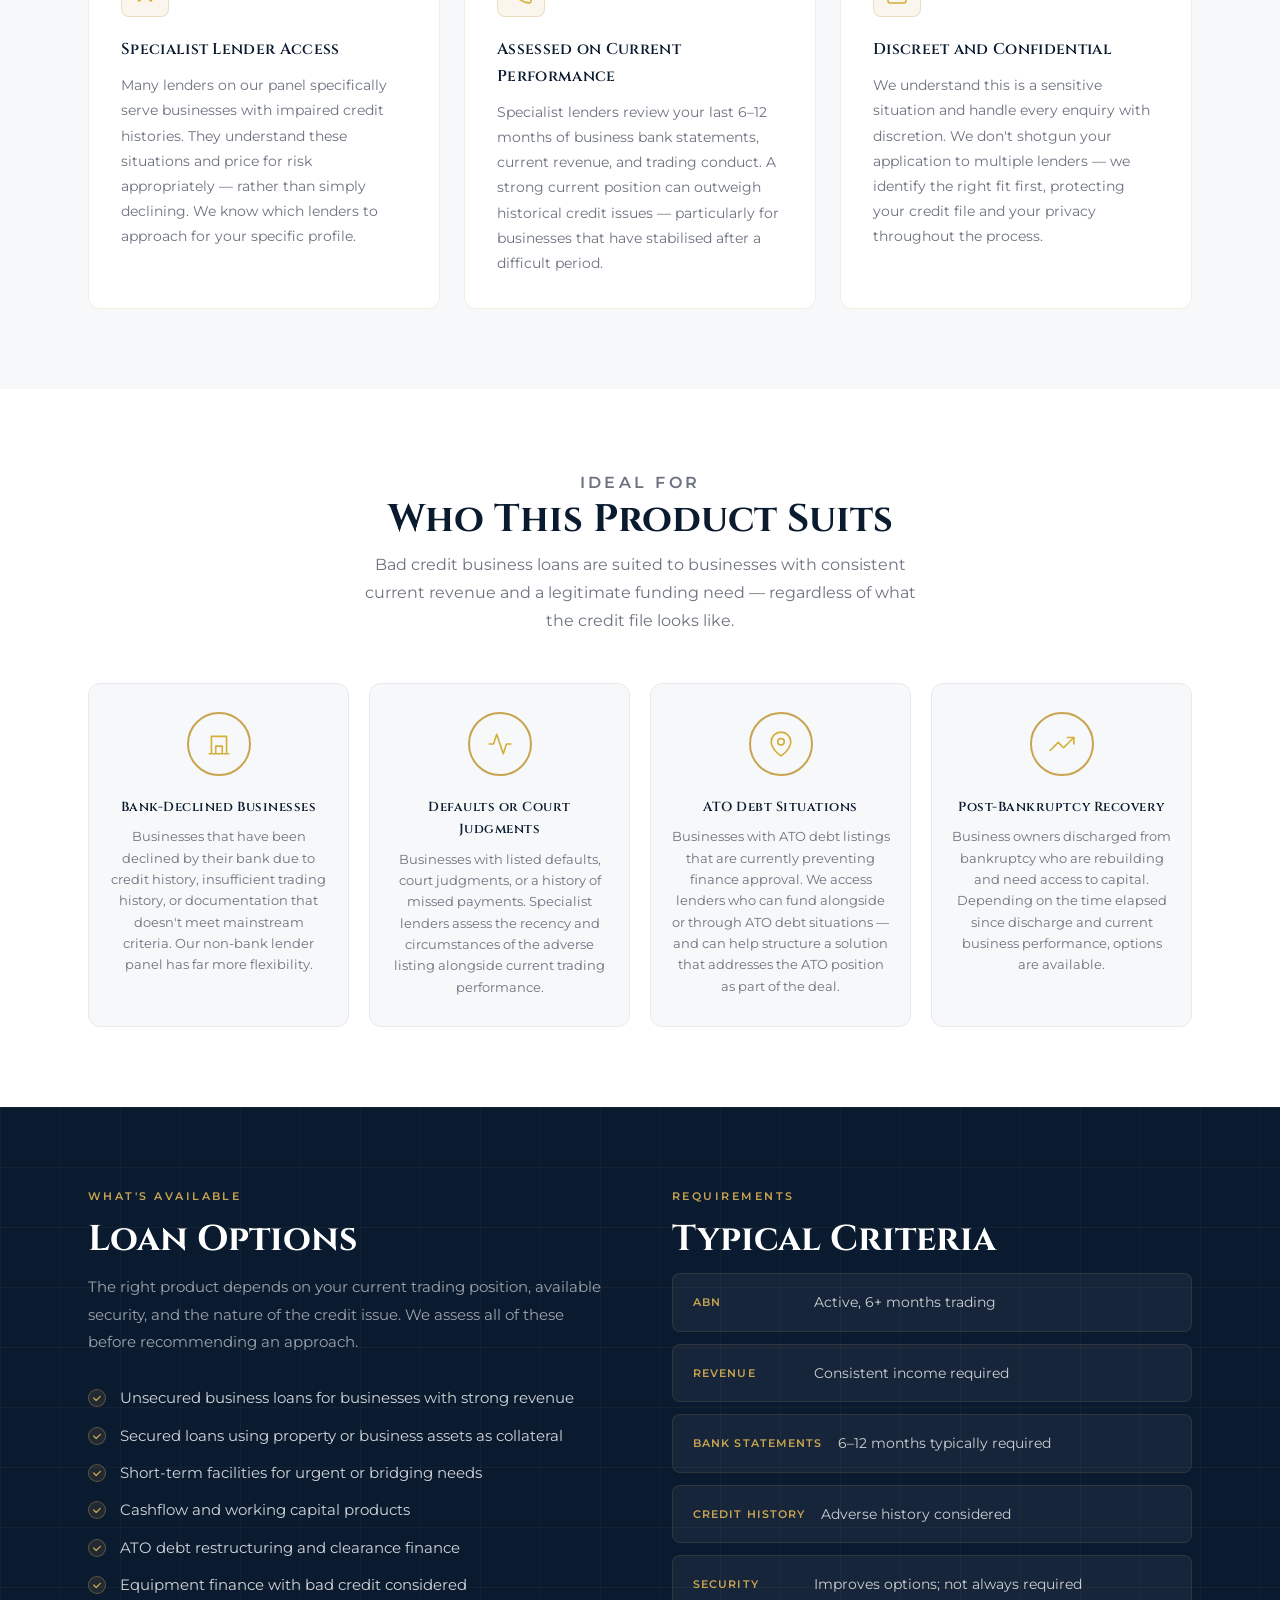
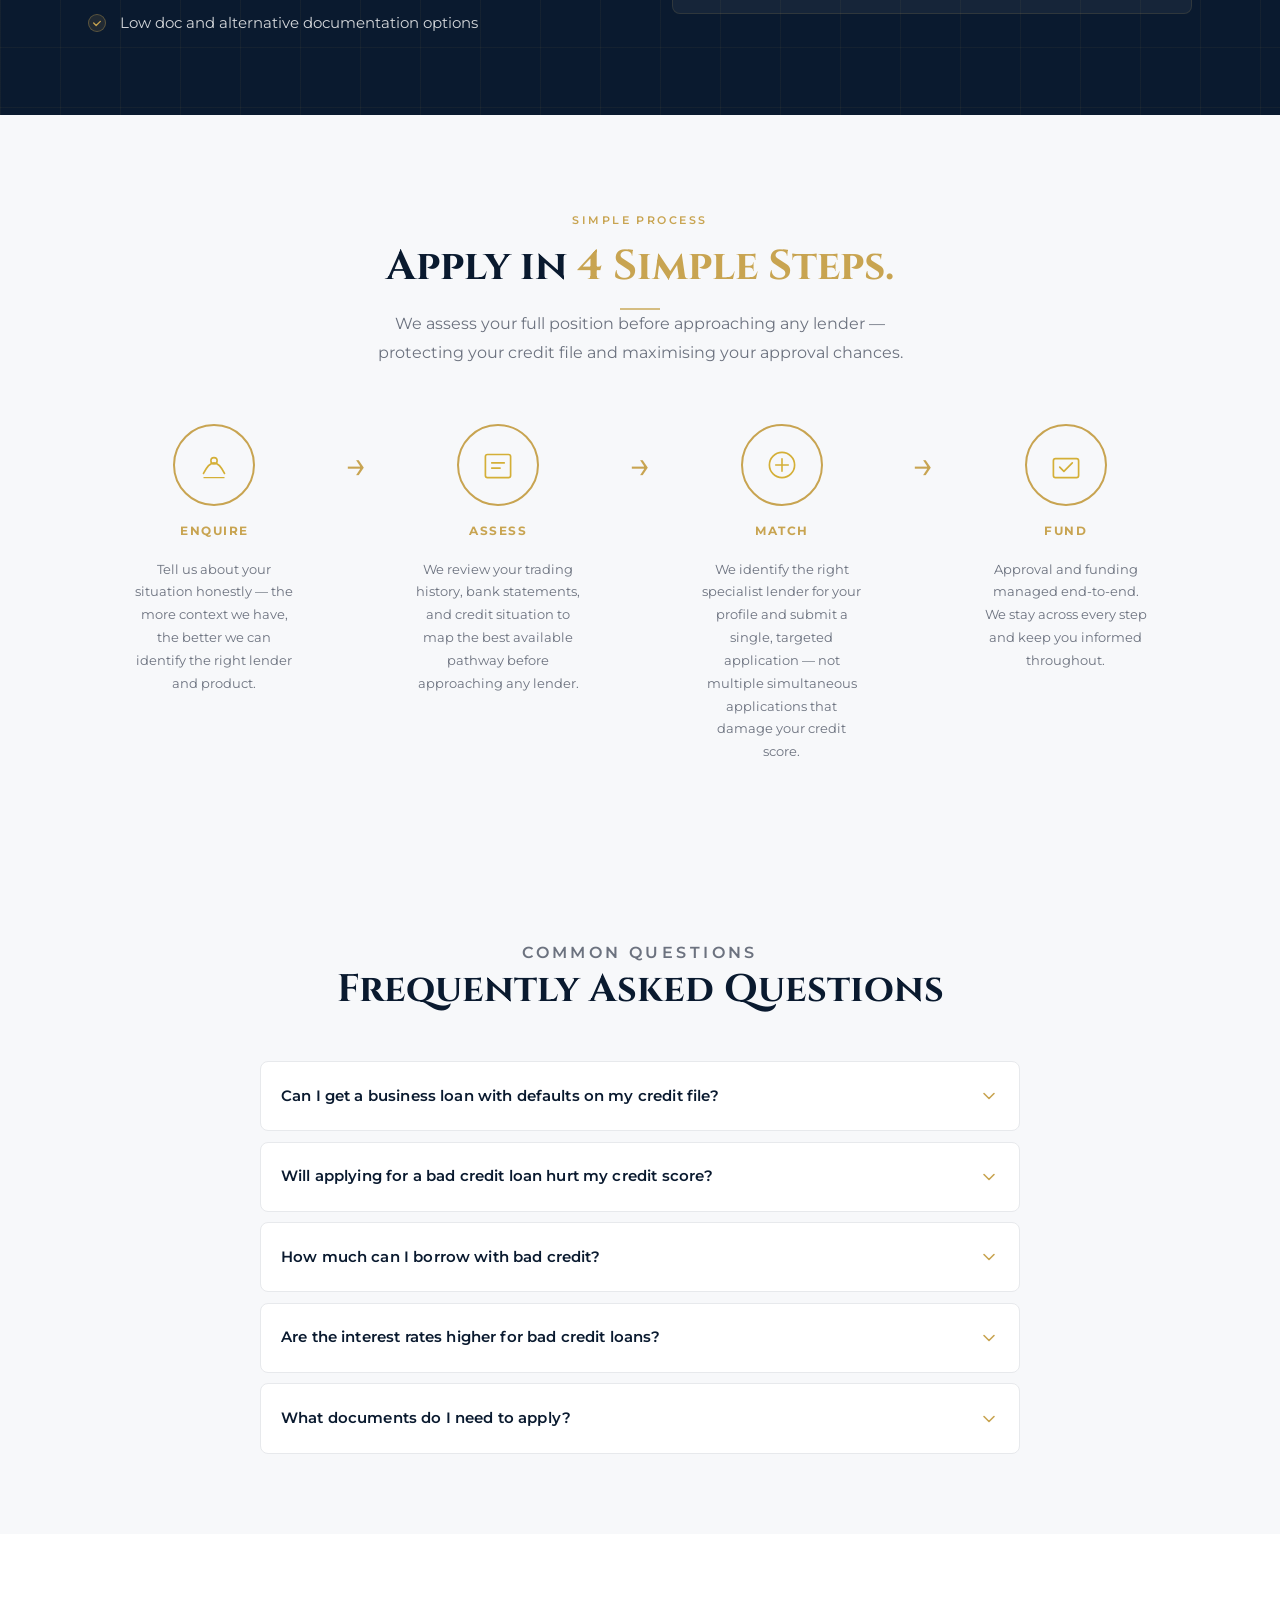
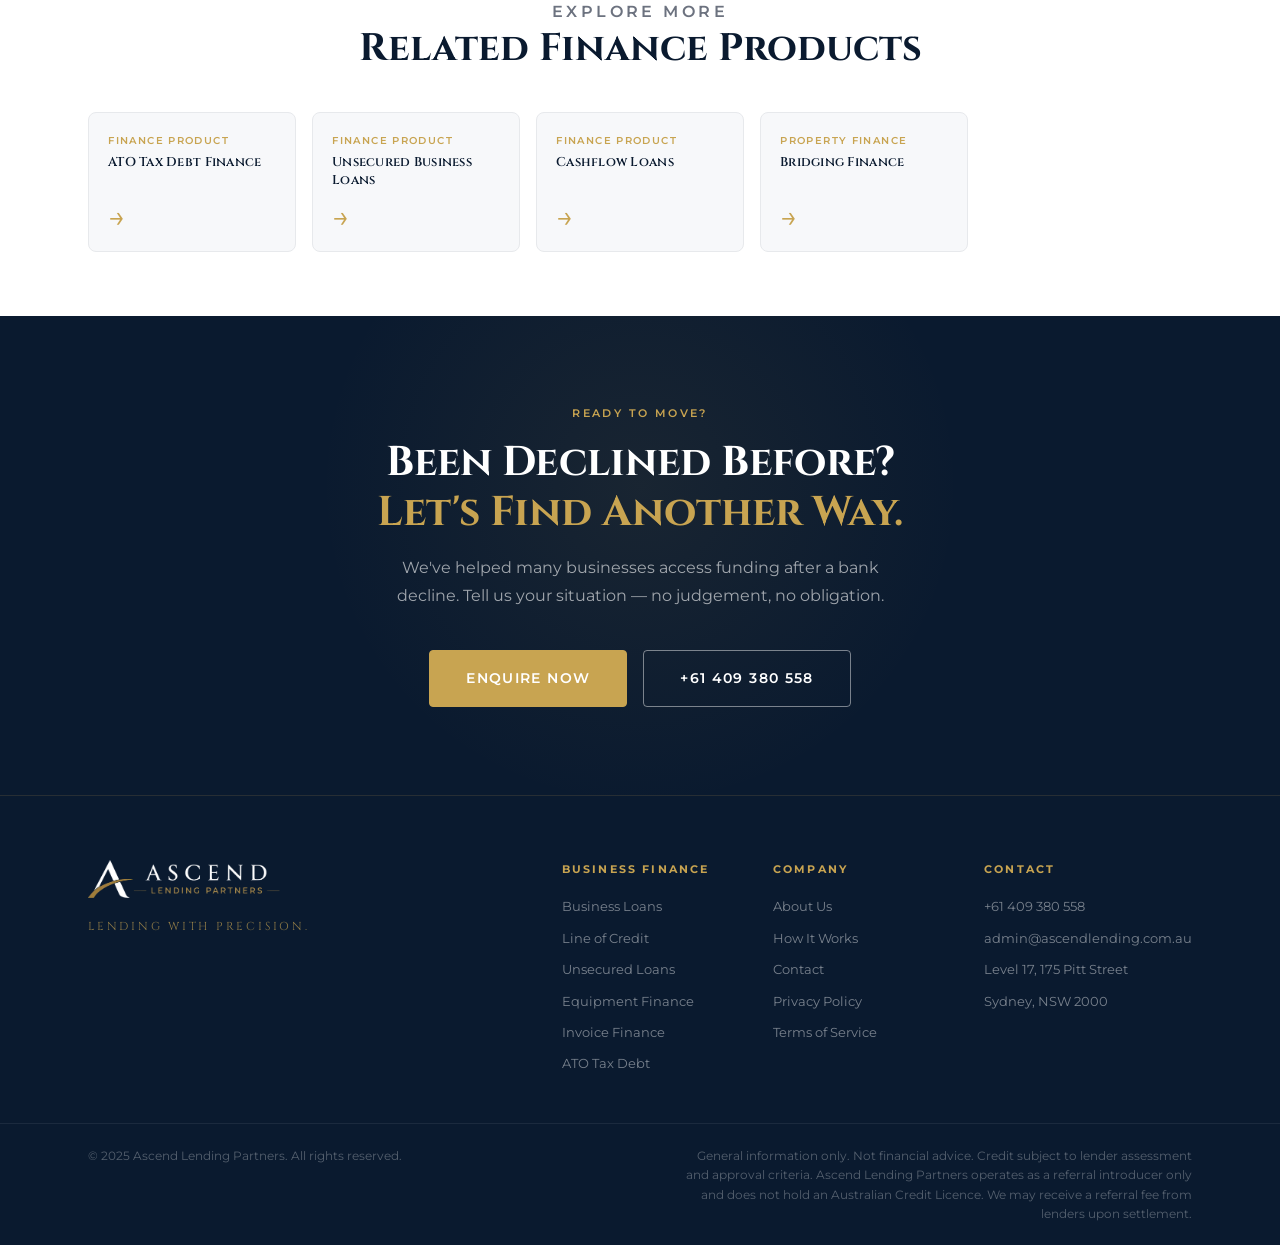
<file: bad-credit-business-loans.html>
<!doctype html>
<html lang="en">
<head>
  <meta charset="UTF-8" />
  <meta name="viewport" content="width=device-width, initial-scale=1.0" />
  <meta name="description" content="Bad credit business loans for Australian businesses. Defaults, court judgments, ATO debt, or past bankruptcy — we access specialist lenders who look beyond your credit history." />
  <title>Bad Credit Business Loans Australia | Ascend Lending Partners</title>
  <link rel="canonical" href="https://www.ascendlendingpartners.com.au/products/bad-credit-business-loans.html" />
  <meta property="og:title" content="Bad Credit Business Loans Australia | Ascend Lending Partners" />
  <meta property="og:description" content="Business finance for those with bad credit, defaults, or previous bankruptcy. Specialist non-bank lenders assess your business potential, not just your credit file." />
  <meta property="og:url" content="https://www.ascendlendingpartners.com.au/products/bad-credit-business-loans.html" />
  <meta property="og:type" content="website" />
  <meta name="robots" content="index, follow" />
  <style>body{opacity:0;transition:opacity 0.2s}body.loaded{opacity:1}</style>
  <link rel="preconnect" href="https://fonts.googleapis.com" />
  <link rel="preconnect" href="https://fonts.gstatic.com" crossorigin />
  <link href="https://fonts.googleapis.com/css2?family=Cinzel:wght@400;600;700&family=Montserrat:wght@300;400;500;600;700&display=swap" rel="stylesheet" />
  <link rel="stylesheet" href="../styles.css" />
  <link rel="stylesheet" href="../product-pages.css" />
</head>
<body>
  <div id="navbar-placeholder"></div>

  <nav class="breadcrumb" aria-label="Breadcrumb">
    <div class="container">
      <a href="../index.html">Home</a>
      <span class="breadcrumb__sep" aria-hidden="true">›</span>
      <span>Bad Credit Business Loans</span>
    </div>
  </nav>

  <section class="prod-hero">
    <div class="container prod-hero__inner">
      <div class="prod-hero__content">
        <p class="prod-hero__tag">Specialist Finance</p>
        <h1>Bad Credit Business Loans</h1>
        <p class="prod-hero__sub">A difficult credit history shouldn't close the door on business finance. We access specialist lenders who assess your current position and business potential — not just what's on your credit file.</p>
        <div class="prod-hero__actions">
          <a href="../index.html#contact" class="btn btn--gold btn--lg">Enquire Now</a>
          <a href="#overview" class="btn btn--outline btn--lg">Learn More</a>
        </div>
      </div>
      <div class="prod-hero__stats">
        <div class="prod-stat">
          <span class="prod-stat__value">From 6 Months</span>
          <span class="prod-stat__label">Trading Required</span>
        </div>
        <div class="prod-stat">
          <span class="prod-stat__value">60+</span>
          <span class="prod-stat__label">Lenders Accessed</span>
        </div>
        <div class="prod-stat">
          <span class="prod-stat__value">24–48 hrs</span>
          <span class="prod-stat__label">Typical Response</span>
        </div>
      </div>
    </div>
  </section>

  <section class="prod-overview" id="overview">
    <div class="container prod-overview__inner">
      <div class="prod-overview__left">
        <p class="section-eyebrow">What It Is</p>
        <h2>Finance Focused on Where You Are Now</h2>
        <p>Bad credit business loans are designed for business owners whose credit history includes defaults, court judgments, ATO debt listings, missed payments, or past bankruptcy. Many of our clients have been turned away by their bank and come to us as a last resort — and walk away funded.</p>
        <p>The difference is access. Specialist non-bank lenders on our panel assess applications based on current trading performance, business bank statements, and the strength of the cash flow — not just a credit score. If your business is generating consistent revenue, there are often pathways available regardless of what the credit file says. We find them.</p>
      </div>
      <div class="prod-overview__right">
        <div class="prod-stat-card">
          <span class="prod-stat-card__value">Unsecured &amp; Secured</span>
          <span class="prod-stat-card__label">Options Available</span>
        </div>
        <div class="prod-stat-card">
          <span class="prod-stat-card__value">6 Months+</span>
          <span class="prod-stat-card__label">Minimum Trading</span>
        </div>
        <div class="prod-stat-card">
          <span class="prod-stat-card__value">60+ Lenders</span>
          <span class="prod-stat-card__label">Including Specialists</span>
        </div>
        <div class="prod-stat-card">
          <span class="prod-stat-card__value">Discreet</span>
          <span class="prod-stat-card__label">Handled with Care</span>
        </div>
      </div>
    </div>
  </section>

  <section class="prod-benefits">
    <div class="container">
      <div class="prod-section-header">
        <p class="section-eyebrow">Why It Works</p>
        <h2>Key Benefits</h2>
        <p>The right lender for a complex credit situation is rarely the obvious one. Our role is identifying who will say yes, and on what terms — without unnecessary credit inquiries along the way.</p>
      </div>
      <div class="prod-benefits__grid">
        <div class="benefit-card">
          <div class="benefit-card__icon">
            <svg width="24" height="24" viewBox="0 0 24 24" fill="none"><path d="M12 2l3 7h7l-5.5 4 2 7L12 16l-6.5 4 2-7L2 9h7z" stroke="#D4AF37" stroke-width="1.6" stroke-linejoin="round"/></svg>
          </div>
          <h3>Specialist Lender Access</h3>
          <p>Many lenders on our panel specifically serve businesses with impaired credit histories. They understand these situations and price for risk appropriately — rather than simply declining. We know which lenders to approach for your specific profile.</p>
        </div>
        <div class="benefit-card">
          <div class="benefit-card__icon">
            <svg width="24" height="24" viewBox="0 0 24 24" fill="none"><path d="M22 16.92v3a2 2 0 0 1-2.18 2 19.79 19.79 0 0 1-8.63-3.07A19.5 19.5 0 0 1 4.69 13a19.79 19.79 0 0 1-3.07-8.67A2 2 0 0 1 3.6 2.18h3a2 2 0 0 1 2 1.72c.127.96.361 1.903.7 2.81a2 2 0 0 1-.45 2.11L7.91 9.91a16 16 0 0 0 6.08 6.08l.91-.91a2 2 0 0 1 2.11-.45c.907.339 1.85.573 2.81.7A2 2 0 0 1 21.92 17z" stroke="#D4AF37" stroke-width="1.6"/></svg>
          </div>
          <h3>Assessed on Current Performance</h3>
          <p>Specialist lenders review your last 6–12 months of business bank statements, current revenue, and trading conduct. A strong current position can outweigh historical credit issues — particularly for businesses that have stabilised after a difficult period.</p>
        </div>
        <div class="benefit-card">
          <div class="benefit-card__icon">
            <svg width="24" height="24" viewBox="0 0 24 24" fill="none"><rect x="3" y="11" width="18" height="11" rx="2" stroke="#D4AF37" stroke-width="1.6"/><path d="M7 11V7a5 5 0 0 1 10 0v4" stroke="#D4AF37" stroke-width="1.6"/></svg>
          </div>
          <h3>Discreet and Confidential</h3>
          <p>We understand this is a sensitive situation and handle every enquiry with discretion. We don't shotgun your application to multiple lenders — we identify the right fit first, protecting your credit file and your privacy throughout the process.</p>
        </div>
      </div>
    </div>
  </section>

  <section class="prod-for">
    <div class="container">
      <div class="prod-section-header">
        <p class="section-eyebrow">Ideal For</p>
        <h2>Who This Product Suits</h2>
        <p>Bad credit business loans are suited to businesses with consistent current revenue and a legitimate funding need — regardless of what the credit file looks like.</p>
      </div>
      <div class="prod-for__grid">
        <div class="for-card">
          <div class="for-card__icon"><svg viewBox="0 0 24 24" fill="none"><path d="M3 21h18M5 21V5h14v16M9 21v-7h6v7" stroke="#D4AF37" stroke-width="1.5"/></svg></div>
          <h3>Bank-Declined Businesses</h3>
          <p>Businesses that have been declined by their bank due to credit history, insufficient trading history, or documentation that doesn't meet mainstream criteria. Our non-bank lender panel has far more flexibility.</p>
        </div>
        <div class="for-card">
          <div class="for-card__icon"><svg viewBox="0 0 24 24" fill="none"><path d="M22 12h-4l-3 9L9 3l-3 9H2" stroke="#D4AF37" stroke-width="1.5" stroke-linecap="round" stroke-linejoin="round"/></svg></div>
          <h3>Defaults or Court Judgments</h3>
          <p>Businesses with listed defaults, court judgments, or a history of missed payments. Specialist lenders assess the recency and circumstances of the adverse listing alongside current trading performance.</p>
        </div>
        <div class="for-card">
          <div class="for-card__icon"><svg viewBox="0 0 24 24" fill="none"><path d="M21 10c0 7-9 13-9 13s-9-6-9-13a9 9 0 0 1 18 0z" stroke="#D4AF37" stroke-width="1.5"/><circle cx="12" cy="10" r="3" stroke="#D4AF37" stroke-width="1.5"/></svg></div>
          <h3>ATO Debt Situations</h3>
          <p>Businesses with ATO debt listings that are currently preventing finance approval. We access lenders who can fund alongside or through ATO debt situations — and can help structure a solution that addresses the ATO position as part of the deal.</p>
        </div>
        <div class="for-card">
          <div class="for-card__icon"><svg viewBox="0 0 24 24" fill="none"><polyline points="23 6 13.5 15.5 8.5 10.5 1 18" stroke="#D4AF37" stroke-width="1.5"/><polyline points="17 6 23 6 23 12" stroke="#D4AF37" stroke-width="1.5"/></svg></div>
          <h3>Post-Bankruptcy Recovery</h3>
          <p>Business owners discharged from bankruptcy who are rebuilding and need access to capital. Depending on the time elapsed since discharge and current business performance, options are available.</p>
        </div>
      </div>
    </div>
  </section>

  <section class="prod-features">
    <div class="container prod-features__inner">
      <div>
        <p class="section-eyebrow">What's Available</p>
        <h2>Loan Options</h2>
        <p class="prod-features__intro">The right product depends on your current trading position, available security, and the nature of the credit issue. We assess all of these before recommending an approach.</p>
        <ul class="feat-list">
          <li>Unsecured business loans for businesses with strong revenue</li>
          <li>Secured loans using property or business assets as collateral</li>
          <li>Short-term facilities for urgent or bridging needs</li>
          <li>Cashflow and working capital products</li>
          <li>ATO debt restructuring and clearance finance</li>
          <li>Equipment finance with bad credit considered</li>
          <li>Low doc and alternative documentation options</li>
        </ul>
      </div>
      <div>
        <p class="section-eyebrow" style="color:var(--gold)">Requirements</p>
        <h2 style="color:var(--white);font-family:var(--font-heading);font-size:clamp(1.7rem,2.8vw,2.3rem);font-weight:700;line-height:1.2;margin-bottom:0.75rem">Typical Criteria</h2>
        <div class="elig-list">
          <div class="elig-item">
            <span class="elig-item__label">ABN</span>
            <span class="elig-item__value">Active, 6+ months trading</span>
          </div>
          <div class="elig-item">
            <span class="elig-item__label">Revenue</span>
            <span class="elig-item__value">Consistent income required</span>
          </div>
          <div class="elig-item">
            <span class="elig-item__label">Bank Statements</span>
            <span class="elig-item__value">6–12 months typically required</span>
          </div>
          <div class="elig-item">
            <span class="elig-item__label">Credit History</span>
            <span class="elig-item__value">Adverse history considered</span>
          </div>
          <div class="elig-item">
            <span class="elig-item__label">Security</span>
            <span class="elig-item__value">Improves options; not always required</span>
          </div>
        </div>
      </div>
    </div>
  </section>

  <section class="process prod-process" id="apply">
    <div class="container">
      <div class="section-header">
        <p class="section-eyebrow">Simple Process</p>
        <h2 class="section-title">Apply in <span class="text-gold">4 Simple Steps.</span></h2>
        <span class="section-rule" aria-hidden="true"></span>
        <p class="section-sub">We assess your full position before approaching any lender — protecting your credit file and maximising your approval chances.</p>
      </div>
      <div class="process__steps">
        <div class="process__step">
          <div class="process__step-number" aria-hidden="true">01</div>
          <div class="process__step-icon" aria-hidden="true"><svg viewBox="0 0 40 40" fill="none"><path d="M10 28 Q20 8 30 28" stroke="#D4AF37" stroke-width="1.6" stroke-linecap="round" fill="none"/><circle cx="20" cy="16" r="3" stroke="#D4AF37" stroke-width="1.5"/><path d="M10 32h20" stroke="#D4AF37" stroke-width="1.2"/></svg></div>
          <h3 class="process__step-title">Enquire</h3>
          <p class="process__step-desc">Tell us about your situation honestly — the more context we have, the better we can identify the right lender and product.</p>
        </div>
        <div class="process__connector" aria-hidden="true"></div>
        <div class="process__step">
          <div class="process__step-number" aria-hidden="true">02</div>
          <div class="process__step-icon" aria-hidden="true"><svg viewBox="0 0 40 40" fill="none"><rect x="8" y="10" width="24" height="22" rx="2" stroke="#D4AF37" stroke-width="1.6"/><path d="M14 18h12M14 23h8" stroke="#D4AF37" stroke-width="1.5" stroke-linecap="round"/></svg></div>
          <h3 class="process__step-title">Assess</h3>
          <p class="process__step-desc">We review your trading history, bank statements, and credit situation to map the best available pathway before approaching any lender.</p>
        </div>
        <div class="process__connector" aria-hidden="true"></div>
        <div class="process__step">
          <div class="process__step-number" aria-hidden="true">03</div>
          <div class="process__step-icon" aria-hidden="true"><svg viewBox="0 0 40 40" fill="none"><circle cx="20" cy="20" r="12" stroke="#D4AF37" stroke-width="1.6"/><path d="M14 20h12M20 14v12" stroke="#D4AF37" stroke-width="1.5" stroke-linecap="round"/></svg></div>
          <h3 class="process__step-title">Match</h3>
          <p class="process__step-desc">We identify the right specialist lender for your profile and submit a single, targeted application — not multiple simultaneous applications that damage your credit score.</p>
        </div>
        <div class="process__connector" aria-hidden="true"></div>
        <div class="process__step">
          <div class="process__step-number" aria-hidden="true">04</div>
          <div class="process__step-icon" aria-hidden="true"><svg viewBox="0 0 40 40" fill="none"><rect x="8" y="14" width="24" height="18" rx="2" stroke="#D4AF37" stroke-width="1.6"/><path d="M14 22l4 4 8-8" stroke="#D4AF37" stroke-width="1.6" stroke-linecap="round" stroke-linejoin="round"/></svg></div>
          <h3 class="process__step-title">Fund</h3>
          <p class="process__step-desc">Approval and funding managed end-to-end. We stay across every step and keep you informed throughout.</p>
        </div>
      </div>
    </div>
  </section>

  <section class="prod-faq">
    <div class="container">
      <div class="prod-section-header">
        <p class="section-eyebrow">Common Questions</p>
        <h2>Frequently Asked Questions</h2>
      </div>
      <div class="faq-list">
        <div class="faq-item">
          <button class="faq-question" aria-expanded="false">Can I get a business loan with defaults on my credit file?</button>
          <div class="faq-answer"><p>Yes, in many cases. Specialist non-bank lenders assess the recency and circumstances of defaults alongside your current business performance. A business generating consistent revenue with a manageable cash flow often has options available, even with defaults listed. We assess your full position before approaching any lender to maximise approval chances.</p></div>
        </div>
        <div class="faq-item">
          <button class="faq-question" aria-expanded="false">Will applying for a bad credit loan hurt my credit score?</button>
          <div class="faq-answer"><p>A credit inquiry is recorded whenever a lender formally checks your credit file. Submitting applications to multiple lenders simultaneously can compound this damage. Our approach is to assess your position thoroughly first, then approach a single, well-matched lender — minimising unnecessary inquiries on your file.</p></div>
        </div>
        <div class="faq-item">
          <button class="faq-question" aria-expanded="false">How much can I borrow with bad credit?</button>
          <div class="faq-answer"><p>Loan amounts for bad credit business finance vary significantly depending on your revenue, cash flow, available security, and the nature of the credit issue. Unsecured options are typically more limited in size; offering property as security can substantially increase the available amount. We'll give you a realistic borrowing range after reviewing your situation.</p></div>
        </div>
        <div class="faq-item">
          <button class="faq-question" aria-expanded="false">Are the interest rates higher for bad credit loans?</button>
          <div class="faq-answer"><p>Yes — lenders price for risk, so impaired credit typically attracts higher rates than standard commercial lending. The trade-off is access to capital that wouldn't otherwise be available. As your credit position improves over time, refinancing to a lower rate becomes an option — and we can help with that transition when the time comes.</p></div>
        </div>
        <div class="faq-item">
          <button class="faq-question" aria-expanded="false">What documents do I need to apply?</button>
          <div class="faq-answer"><p>Typically 6–12 months of business bank statements, valid ID, and your ABN details. Full financial statements and tax returns may also be required depending on the lender and loan size. Low doc options are available for businesses that can demonstrate consistent revenue through bank statement analysis rather than formal accounts.</p></div>
        </div>
      </div>
    </div>
  </section>

  <section class="prod-related">
    <div class="container">
      <div class="prod-section-header">
        <p class="section-eyebrow">Explore More</p>
        <h2>Related Finance Products</h2>
      </div>
      <div class="prod-related__grid">
        <a href="ato-tax-debt-loans.html" class="related-card">
          <span class="related-card__label">Finance Product</span>
          <span class="related-card__title">ATO Tax Debt Finance</span>
          <span class="related-card__arrow">→</span>
        </a>
        <a href="unsecured-business-loans.html" class="related-card">
          <span class="related-card__label">Finance Product</span>
          <span class="related-card__title">Unsecured Business Loans</span>
          <span class="related-card__arrow">→</span>
        </a>
        <a href="cashflow-loans.html" class="related-card">
          <span class="related-card__label">Finance Product</span>
          <span class="related-card__title">Cashflow Loans</span>
          <span class="related-card__arrow">→</span>
        </a>
        <a href="bridging-finance.html" class="related-card">
          <span class="related-card__label">Property Finance</span>
          <span class="related-card__title">Bridging Finance</span>
          <span class="related-card__arrow">→</span>
        </a>
      </div>
    </div>
  </section>

  <section class="prod-cta">
    <div class="container">
      <p class="prod-cta__eyebrow">Ready to Move?</p>
      <h2>Been Declined Before?<br /><span class="text-gold">Let's Find Another Way.</span></h2>
      <p class="prod-cta__sub">We've helped many businesses access funding after a bank decline. Tell us your situation — no judgement, no obligation.</p>
      <div class="prod-cta__actions">
        <a href="../index.html#contact" class="btn btn--gold btn--lg">Enquire Now</a>
        <a href="tel:+61409380558" class="btn btn--outline-light btn--lg">+61 409 380 558</a>
      </div>
    </div>
  </section>

  <div id="footer-placeholder"></div>
  <script src="../components.js"></script>
</body>
</html>
</file>
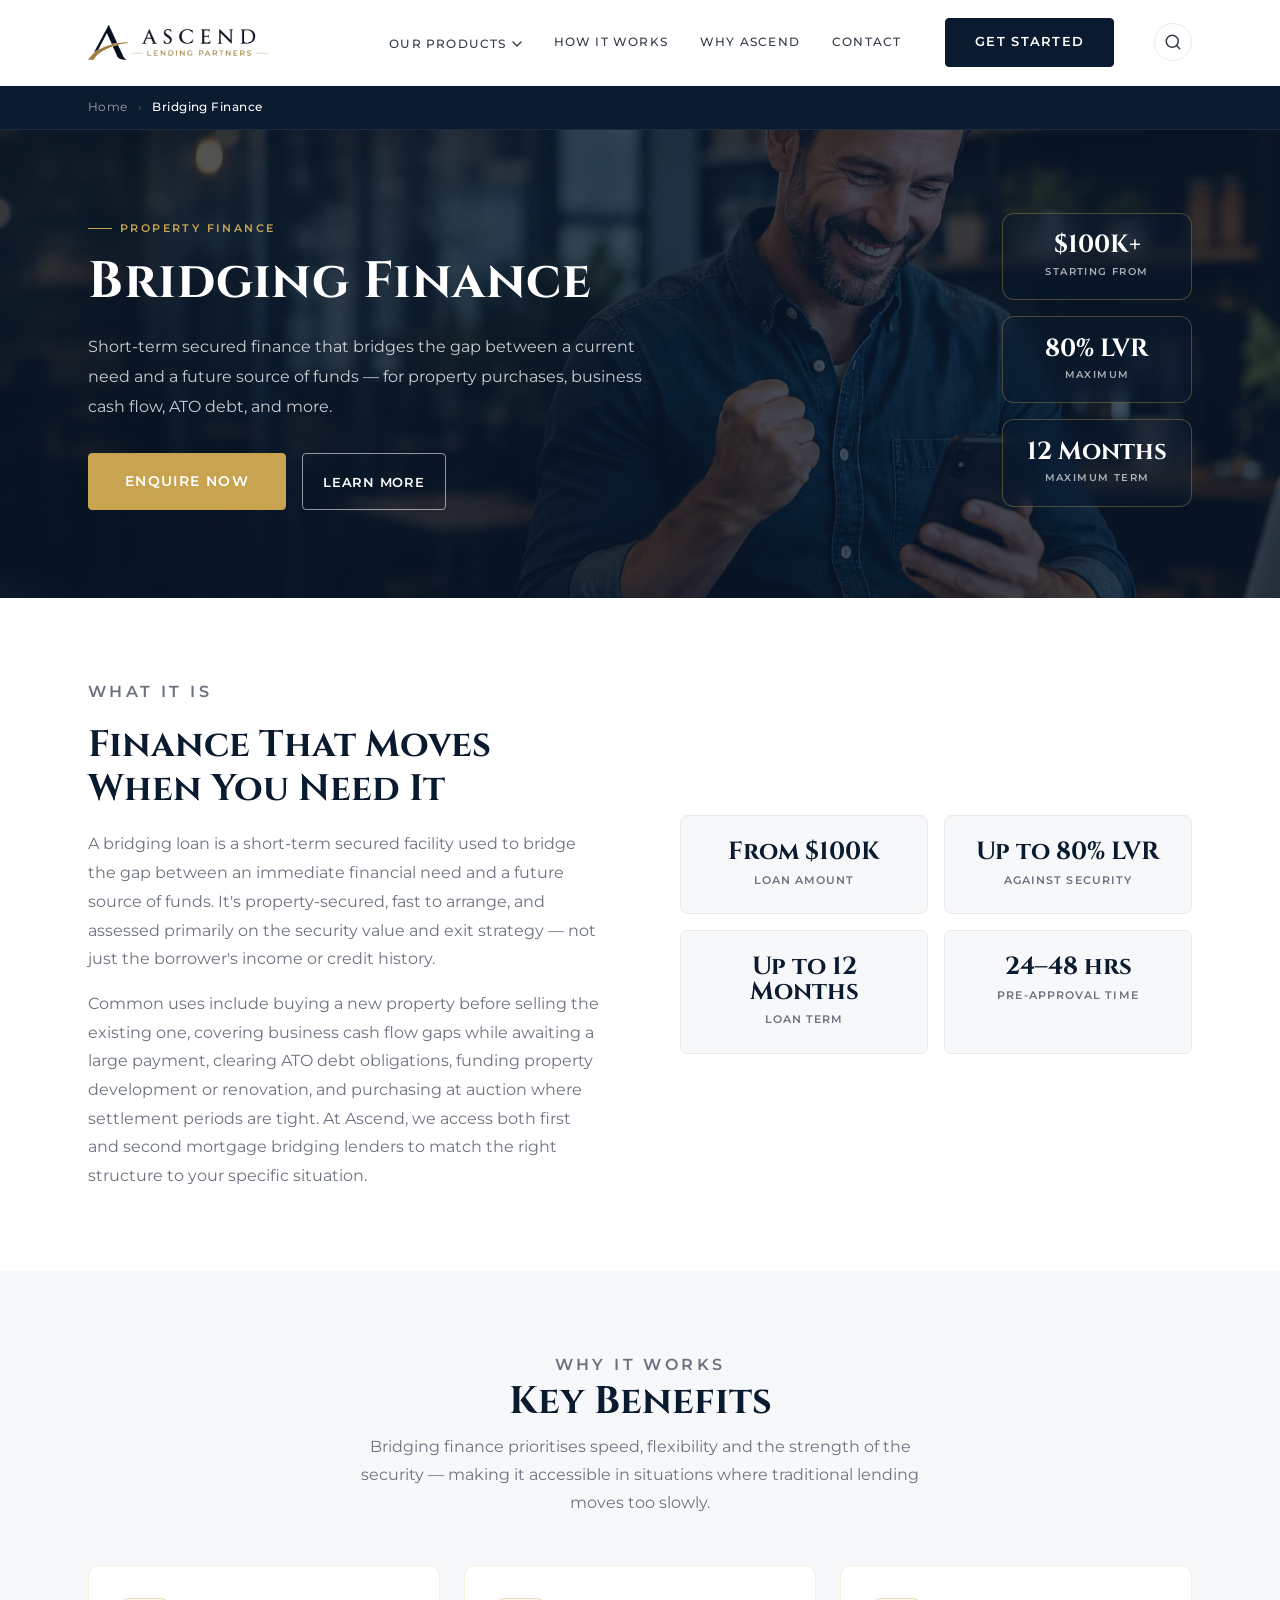
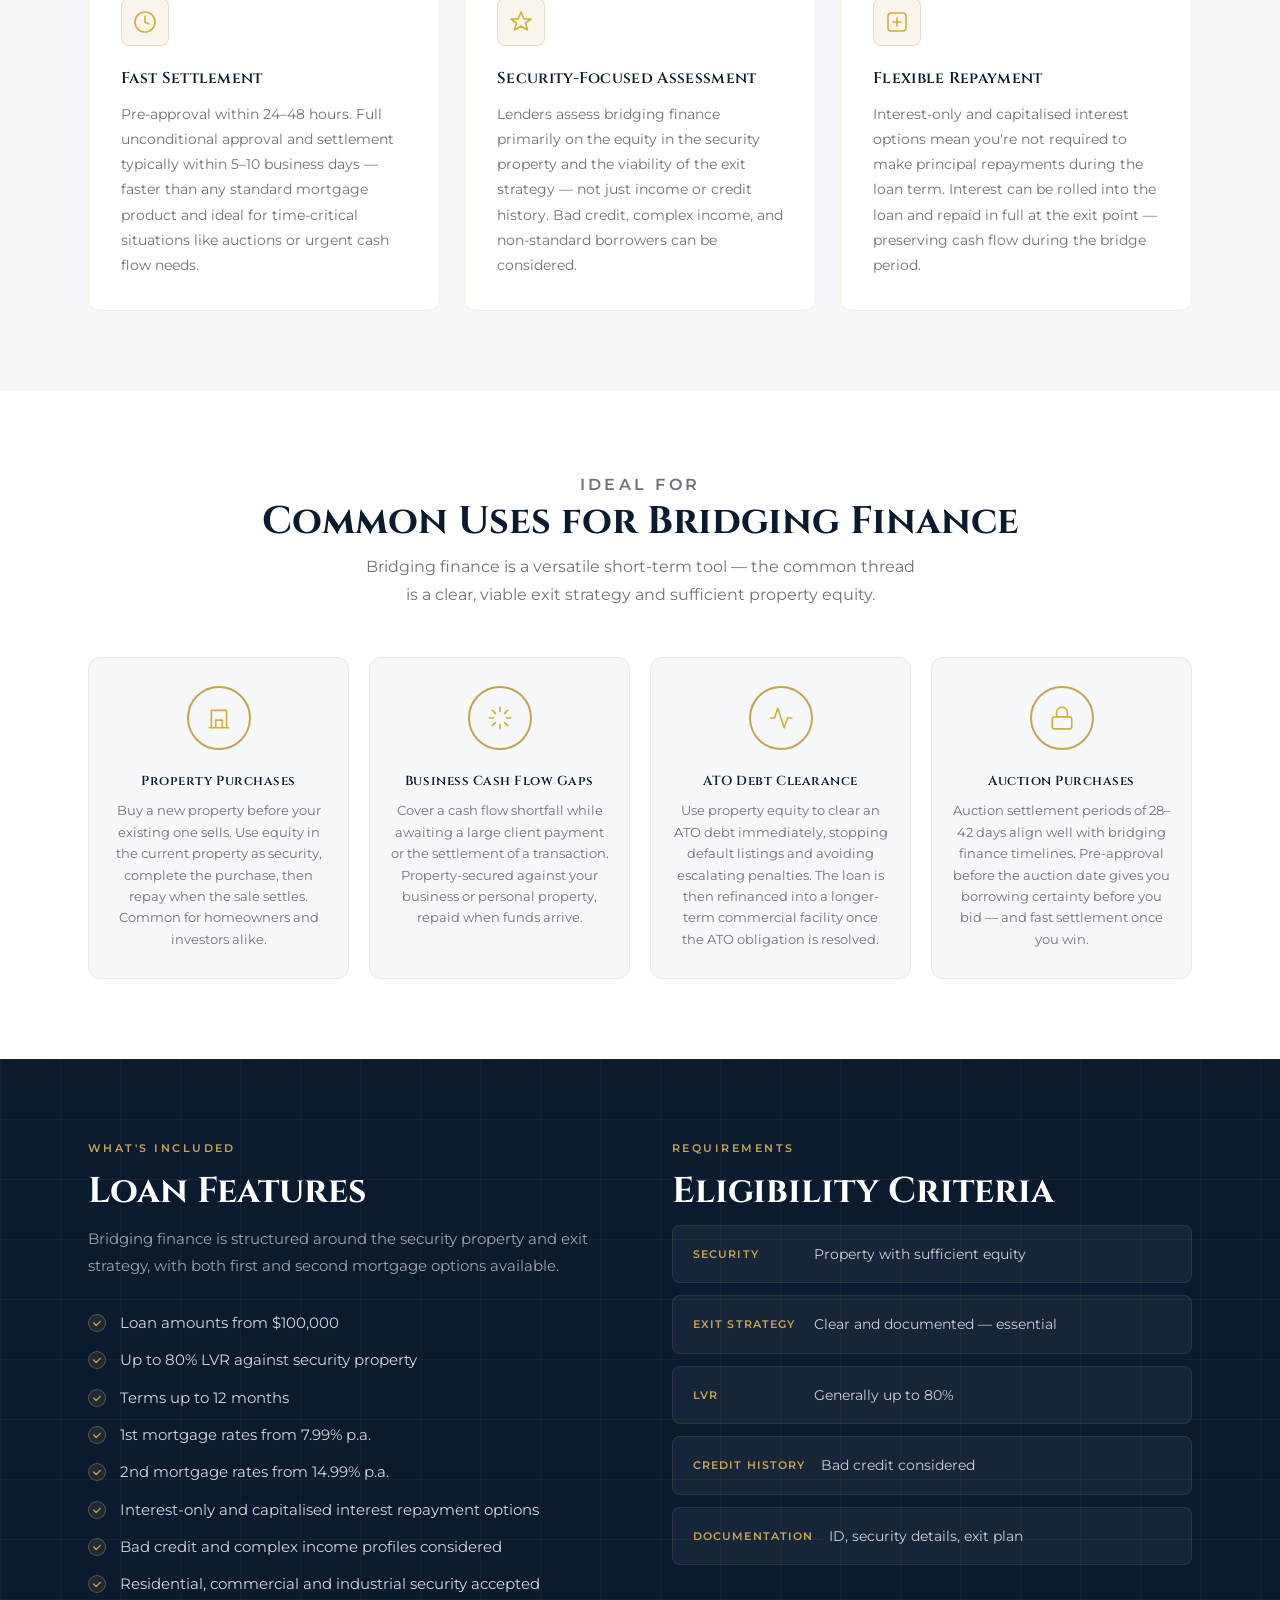
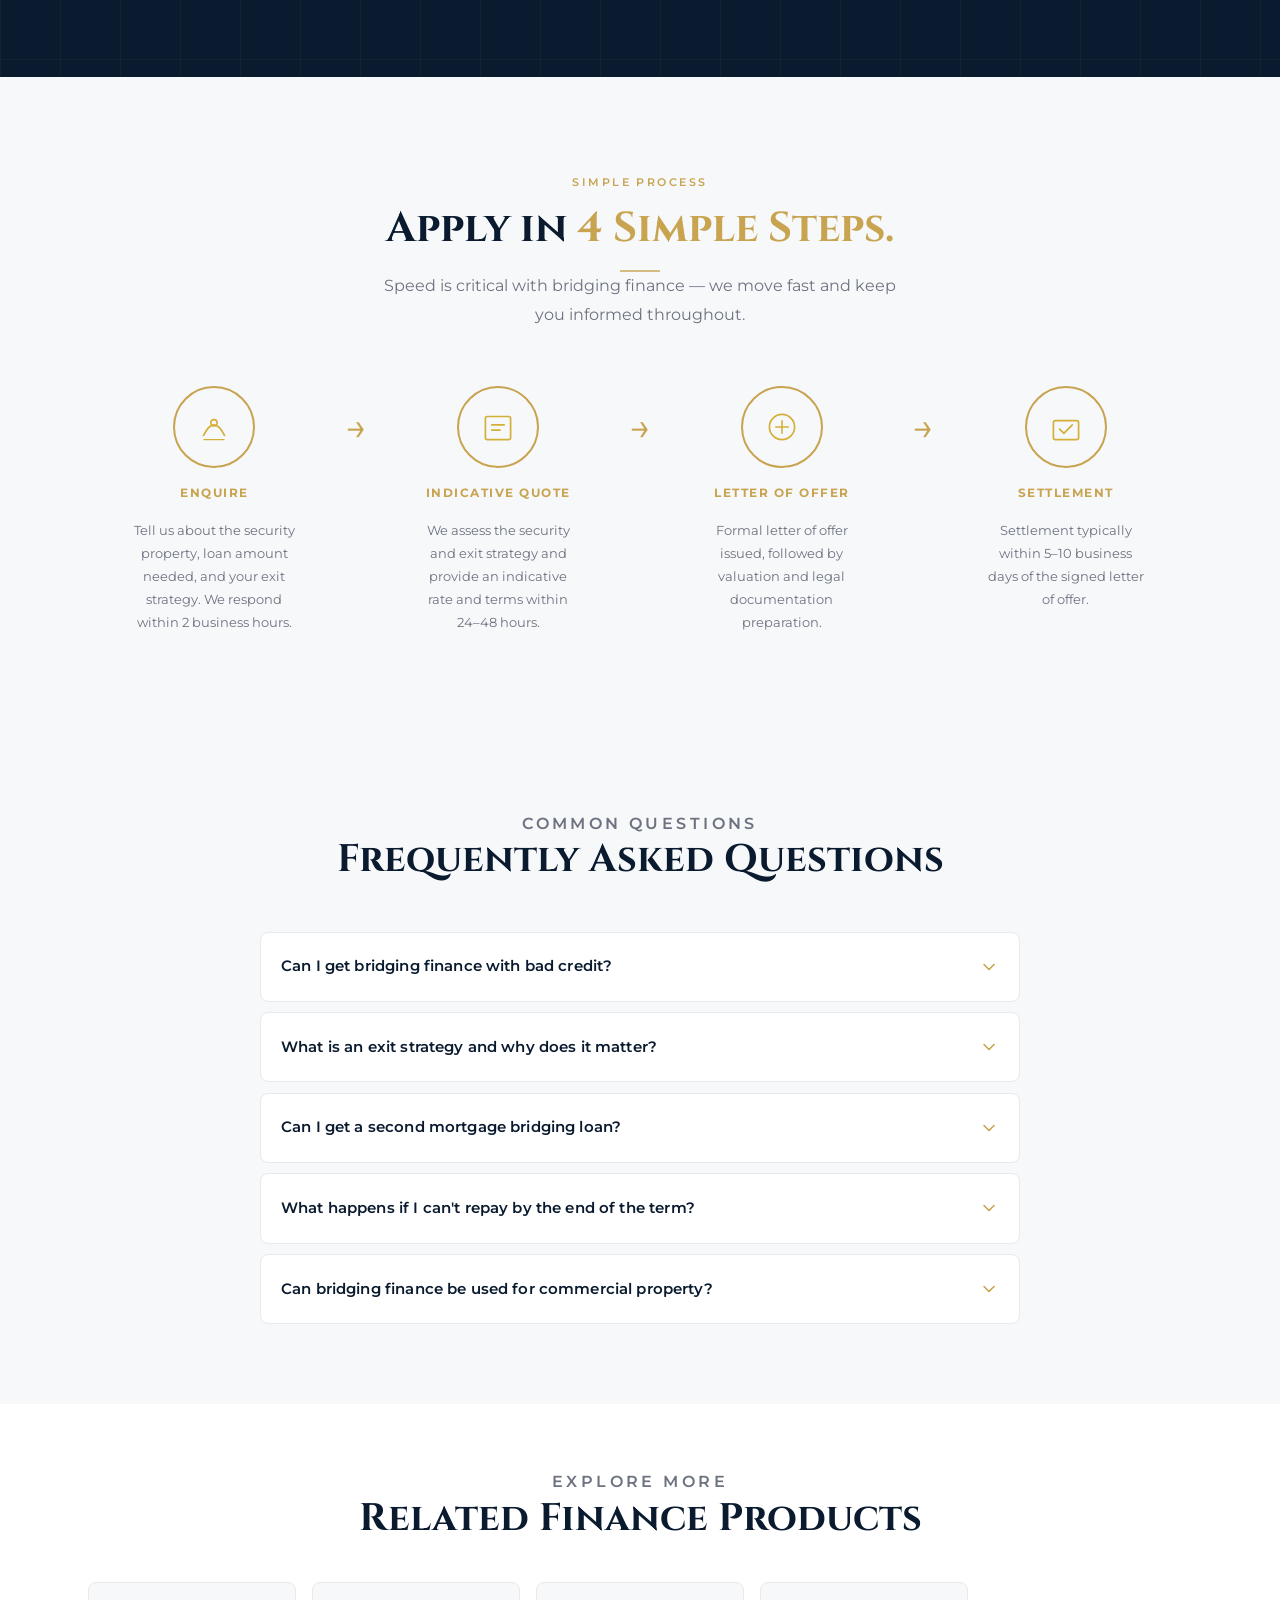
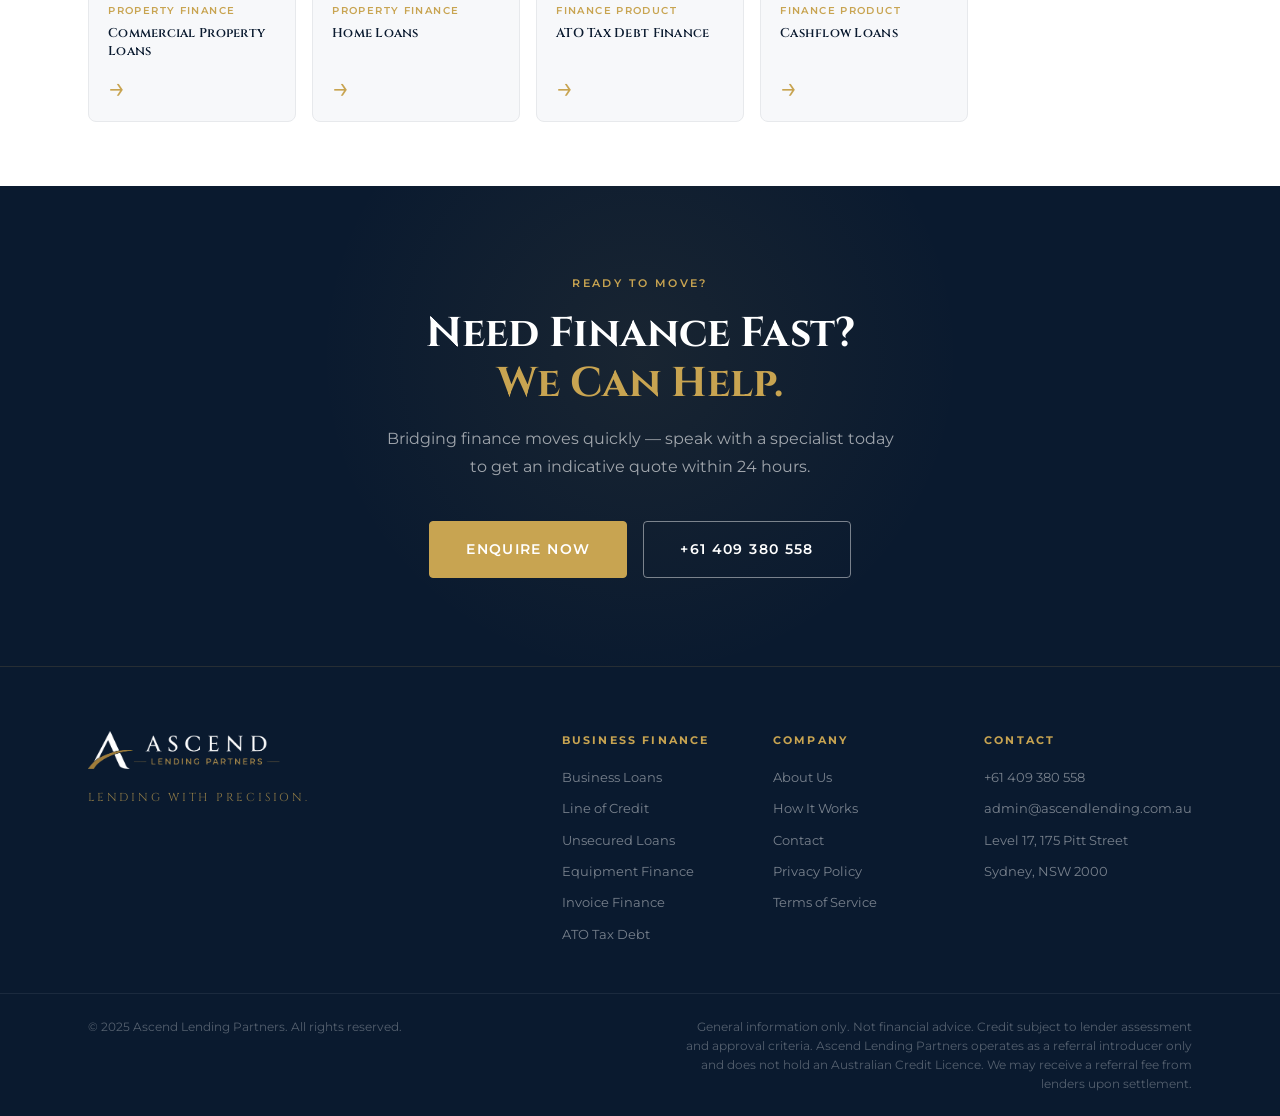
<file: bridging-finance.html>
<!doctype html>
<html lang="en">
<head>
  <meta charset="UTF-8" />
  <meta name="viewport" content="width=device-width, initial-scale=1.0" />
  <meta name="description" content="Bridging finance for Australian businesses and property buyers. Short-term secured loans from $100K, up to 80% LVR, pre-approval in 24-48 hours. Ascend Lending Partners." />
  <title>Bridging Finance Australia | Ascend Lending Partners</title>
  <link rel="canonical" href="https://www.ascendlendingpartners.com.au/products/bridging-finance.html" />
  <meta property="og:title" content="Bridging Finance Australia | Ascend Lending Partners" />
  <meta property="og:description" content="Short-term bridging loans for property purchases, cash flow gaps, ATO debt and construction. Up to 80% LVR, terms up to 12 months, fast approvals." />
  <meta property="og:url" content="https://www.ascendlendingpartners.com.au/products/bridging-finance.html" />
  <meta property="og:type" content="website" />
  <meta name="robots" content="index, follow" />
  <style>body{opacity:0;transition:opacity 0.2s}body.loaded{opacity:1}</style>
  <link rel="preconnect" href="https://fonts.googleapis.com" />
  <link rel="preconnect" href="https://fonts.gstatic.com" crossorigin />
  <link href="https://fonts.googleapis.com/css2?family=Cinzel:wght@400;600;700&family=Montserrat:wght@300;400;500;600;700&display=swap" rel="stylesheet" />
  <link rel="stylesheet" href="../styles.css" />
  <link rel="stylesheet" href="../product-pages.css" />
</head>
<body>
  <div id="navbar-placeholder"></div>

  <nav class="breadcrumb" aria-label="Breadcrumb">
    <div class="container">
      <a href="../index.html">Home</a>
      <span class="breadcrumb__sep" aria-hidden="true">›</span>
      <span>Bridging Finance</span>
    </div>
  </nav>

  <section class="prod-hero">
    <div class="container prod-hero__inner">
      <div class="prod-hero__content">
        <p class="prod-hero__tag">Property Finance</p>
        <h1>Bridging Finance</h1>
        <p class="prod-hero__sub">Short-term secured finance that bridges the gap between a current need and a future source of funds — for property purchases, business cash flow, ATO debt, and more.</p>
        <div class="prod-hero__actions">
          <a href="../index.html#contact" class="btn btn--gold btn--lg">Enquire Now</a>
          <a href="#overview" class="btn btn--outline btn--lg">Learn More</a>
        </div>
      </div>
      <div class="prod-hero__stats">
        <div class="prod-stat">
          <span class="prod-stat__value">$100K+</span>
          <span class="prod-stat__label">Starting From</span>
        </div>
        <div class="prod-stat">
          <span class="prod-stat__value">80% LVR</span>
          <span class="prod-stat__label">Maximum</span>
        </div>
        <div class="prod-stat">
          <span class="prod-stat__value">12 Months</span>
          <span class="prod-stat__label">Maximum Term</span>
        </div>
      </div>
    </div>
  </section>

  <section class="prod-overview" id="overview">
    <div class="container prod-overview__inner">
      <div class="prod-overview__left">
        <p class="section-eyebrow">What It Is</p>
        <h2>Finance That Moves When You Need It</h2>
        <p>A bridging loan is a short-term secured facility used to bridge the gap between an immediate financial need and a future source of funds. It's property-secured, fast to arrange, and assessed primarily on the security value and exit strategy — not just the borrower's income or credit history.</p>
        <p>Common uses include buying a new property before selling the existing one, covering business cash flow gaps while awaiting a large payment, clearing ATO debt obligations, funding property development or renovation, and purchasing at auction where settlement periods are tight. At Ascend, we access both first and second mortgage bridging lenders to match the right structure to your specific situation.</p>
      </div>
      <div class="prod-overview__right">
        <div class="prod-stat-card">
          <span class="prod-stat-card__value">From $100K</span>
          <span class="prod-stat-card__label">Loan Amount</span>
        </div>
        <div class="prod-stat-card">
          <span class="prod-stat-card__value">Up to 80% LVR</span>
          <span class="prod-stat-card__label">Against Security</span>
        </div>
        <div class="prod-stat-card">
          <span class="prod-stat-card__value">Up to 12 Months</span>
          <span class="prod-stat-card__label">Loan Term</span>
        </div>
        <div class="prod-stat-card">
          <span class="prod-stat-card__value">24–48 hrs</span>
          <span class="prod-stat-card__label">Pre-Approval Time</span>
        </div>
      </div>
    </div>
  </section>

  <section class="prod-benefits">
    <div class="container">
      <div class="prod-section-header">
        <p class="section-eyebrow">Why It Works</p>
        <h2>Key Benefits</h2>
        <p>Bridging finance prioritises speed, flexibility and the strength of the security — making it accessible in situations where traditional lending moves too slowly.</p>
      </div>
      <div class="prod-benefits__grid">
        <div class="benefit-card">
          <div class="benefit-card__icon">
            <svg width="24" height="24" viewBox="0 0 24 24" fill="none"><circle cx="12" cy="12" r="10" stroke="#D4AF37" stroke-width="1.6"/><polyline points="12 6 12 12 16 14" stroke="#D4AF37" stroke-width="1.6" stroke-linecap="round"/></svg>
          </div>
          <h3>Fast Settlement</h3>
          <p>Pre-approval within 24–48 hours. Full unconditional approval and settlement typically within 5–10 business days — faster than any standard mortgage product and ideal for time-critical situations like auctions or urgent cash flow needs.</p>
        </div>
        <div class="benefit-card">
          <div class="benefit-card__icon">
            <svg width="24" height="24" viewBox="0 0 24 24" fill="none"><path d="M12 2l3 7h7l-5.5 4 2 7L12 16l-6.5 4 2-7L2 9h7z" stroke="#D4AF37" stroke-width="1.6" stroke-linejoin="round"/></svg>
          </div>
          <h3>Security-Focused Assessment</h3>
          <p>Lenders assess bridging finance primarily on the equity in the security property and the viability of the exit strategy — not just income or credit history. Bad credit, complex income, and non-standard borrowers can be considered.</p>
        </div>
        <div class="benefit-card">
          <div class="benefit-card__icon">
            <svg width="24" height="24" viewBox="0 0 24 24" fill="none"><rect x="3" y="3" width="18" height="18" rx="3" stroke="#D4AF37" stroke-width="1.6"/><path d="M8 12h8M12 8v8" stroke="#D4AF37" stroke-width="1.6" stroke-linecap="round"/></svg>
          </div>
          <h3>Flexible Repayment</h3>
          <p>Interest-only and capitalised interest options mean you're not required to make principal repayments during the loan term. Interest can be rolled into the loan and repaid in full at the exit point — preserving cash flow during the bridge period.</p>
        </div>
      </div>
    </div>
  </section>

  <section class="prod-for">
    <div class="container">
      <div class="prod-section-header">
        <p class="section-eyebrow">Ideal For</p>
        <h2>Common Uses for Bridging Finance</h2>
        <p>Bridging finance is a versatile short-term tool — the common thread is a clear, viable exit strategy and sufficient property equity.</p>
      </div>
      <div class="prod-for__grid">
        <div class="for-card">
          <div class="for-card__icon"><svg viewBox="0 0 24 24" fill="none"><path d="M3 21h18M5 21V5h14v16M9 21v-7h6v7" stroke="#D4AF37" stroke-width="1.5"/></svg></div>
          <h3>Property Purchases</h3>
          <p>Buy a new property before your existing one sells. Use equity in the current property as security, complete the purchase, then repay when the sale settles. Common for homeowners and investors alike.</p>
        </div>
        <div class="for-card">
          <div class="for-card__icon"><svg viewBox="0 0 24 24" fill="none"><path d="M12 2v4M12 18v4M4.93 4.93l2.83 2.83M16.24 16.24l2.83 2.83M2 12h4M18 12h4M4.93 19.07l2.83-2.83M16.24 7.76l2.83-2.83" stroke="#D4AF37" stroke-width="1.5" stroke-linecap="round"/></svg></div>
          <h3>Business Cash Flow Gaps</h3>
          <p>Cover a cash flow shortfall while awaiting a large client payment or the settlement of a transaction. Property-secured against your business or personal property, repaid when funds arrive.</p>
        </div>
        <div class="for-card">
          <div class="for-card__icon"><svg viewBox="0 0 24 24" fill="none"><path d="M22 12h-4l-3 9L9 3l-3 9H2" stroke="#D4AF37" stroke-width="1.5" stroke-linecap="round" stroke-linejoin="round"/></svg></div>
          <h3>ATO Debt Clearance</h3>
          <p>Use property equity to clear an ATO debt immediately, stopping default listings and avoiding escalating penalties. The loan is then refinanced into a longer-term commercial facility once the ATO obligation is resolved.</p>
        </div>
        <div class="for-card">
          <div class="for-card__icon"><svg viewBox="0 0 24 24" fill="none"><rect x="3" y="11" width="18" height="11" rx="2" stroke="#D4AF37" stroke-width="1.5"/><path d="M7 11V7a5 5 0 0 1 10 0v4" stroke="#D4AF37" stroke-width="1.5"/></svg></div>
          <h3>Auction Purchases</h3>
          <p>Auction settlement periods of 28–42 days align well with bridging finance timelines. Pre-approval before the auction date gives you borrowing certainty before you bid — and fast settlement once you win.</p>
        </div>
      </div>
    </div>
  </section>

  <section class="prod-features">
    <div class="container prod-features__inner">
      <div>
        <p class="section-eyebrow">What's Included</p>
        <h2>Loan Features</h2>
        <p class="prod-features__intro">Bridging finance is structured around the security property and exit strategy, with both first and second mortgage options available.</p>
        <ul class="feat-list">
          <li>Loan amounts from $100,000</li>
          <li>Up to 80% LVR against security property</li>
          <li>Terms up to 12 months</li>
          <li>1st mortgage rates from 7.99% p.a.</li>
          <li>2nd mortgage rates from 14.99% p.a.</li>
          <li>Interest-only and capitalised interest repayment options</li>
          <li>Bad credit and complex income profiles considered</li>
          <li>Residential, commercial and industrial security accepted</li>
        </ul>
      </div>
      <div>
        <p class="section-eyebrow" style="color:var(--gold)">Requirements</p>
        <h2 style="color:var(--white);font-family:var(--font-heading);font-size:clamp(1.7rem,2.8vw,2.3rem);font-weight:700;line-height:1.2;margin-bottom:0.75rem">Eligibility Criteria</h2>
        <div class="elig-list">
          <div class="elig-item">
            <span class="elig-item__label">Security</span>
            <span class="elig-item__value">Property with sufficient equity</span>
          </div>
          <div class="elig-item">
            <span class="elig-item__label">Exit Strategy</span>
            <span class="elig-item__value">Clear and documented — essential</span>
          </div>
          <div class="elig-item">
            <span class="elig-item__label">LVR</span>
            <span class="elig-item__value">Generally up to 80%</span>
          </div>
          <div class="elig-item">
            <span class="elig-item__label">Credit History</span>
            <span class="elig-item__value">Bad credit considered</span>
          </div>
          <div class="elig-item">
            <span class="elig-item__label">Documentation</span>
            <span class="elig-item__value">ID, security details, exit plan</span>
          </div>
        </div>
      </div>
    </div>
  </section>

  <section class="process prod-process" id="apply">
    <div class="container">
      <div class="section-header">
        <p class="section-eyebrow">Simple Process</p>
        <h2 class="section-title">Apply in <span class="text-gold">4 Simple Steps.</span></h2>
        <span class="section-rule" aria-hidden="true"></span>
        <p class="section-sub">Speed is critical with bridging finance — we move fast and keep you informed throughout.</p>
      </div>
      <div class="process__steps">
        <div class="process__step">
          <div class="process__step-number" aria-hidden="true">01</div>
          <div class="process__step-icon" aria-hidden="true"><svg viewBox="0 0 40 40" fill="none"><path d="M10 28 Q20 8 30 28" stroke="#D4AF37" stroke-width="1.6" stroke-linecap="round" fill="none"/><circle cx="20" cy="16" r="3" stroke="#D4AF37" stroke-width="1.5"/><path d="M10 32h20" stroke="#D4AF37" stroke-width="1.2"/></svg></div>
          <h3 class="process__step-title">Enquire</h3>
          <p class="process__step-desc">Tell us about the security property, loan amount needed, and your exit strategy. We respond within 2 business hours.</p>
        </div>
        <div class="process__connector" aria-hidden="true"></div>
        <div class="process__step">
          <div class="process__step-number" aria-hidden="true">02</div>
          <div class="process__step-icon" aria-hidden="true"><svg viewBox="0 0 40 40" fill="none"><rect x="8" y="10" width="24" height="22" rx="2" stroke="#D4AF37" stroke-width="1.6"/><path d="M14 18h12M14 23h8" stroke="#D4AF37" stroke-width="1.5" stroke-linecap="round"/></svg></div>
          <h3 class="process__step-title">Indicative Quote</h3>
          <p class="process__step-desc">We assess the security and exit strategy and provide an indicative rate and terms within 24–48 hours.</p>
        </div>
        <div class="process__connector" aria-hidden="true"></div>
        <div class="process__step">
          <div class="process__step-number" aria-hidden="true">03</div>
          <div class="process__step-icon" aria-hidden="true"><svg viewBox="0 0 40 40" fill="none"><circle cx="20" cy="20" r="12" stroke="#D4AF37" stroke-width="1.6"/><path d="M14 20h12M20 14v12" stroke="#D4AF37" stroke-width="1.5" stroke-linecap="round"/></svg></div>
          <h3 class="process__step-title">Letter of Offer</h3>
          <p class="process__step-desc">Formal letter of offer issued, followed by valuation and legal documentation preparation.</p>
        </div>
        <div class="process__connector" aria-hidden="true"></div>
        <div class="process__step">
          <div class="process__step-number" aria-hidden="true">04</div>
          <div class="process__step-icon" aria-hidden="true"><svg viewBox="0 0 40 40" fill="none"><rect x="8" y="14" width="24" height="18" rx="2" stroke="#D4AF37" stroke-width="1.6"/><path d="M14 22l4 4 8-8" stroke="#D4AF37" stroke-width="1.6" stroke-linecap="round" stroke-linejoin="round"/></svg></div>
          <h3 class="process__step-title">Settlement</h3>
          <p class="process__step-desc">Settlement typically within 5–10 business days of the signed letter of offer.</p>
        </div>
      </div>
    </div>
  </section>

  <section class="prod-faq">
    <div class="container">
      <div class="prod-section-header">
        <p class="section-eyebrow">Common Questions</p>
        <h2>Frequently Asked Questions</h2>
      </div>
      <div class="faq-list">
        <div class="faq-item">
          <button class="faq-question" aria-expanded="false">Can I get bridging finance with bad credit?</button>
          <div class="faq-answer"><p>Yes. Bridging lenders focus primarily on the equity in the security property and the viability of the exit strategy rather than the borrower's credit history. Bad credit, defaults, and complex income situations can be considered — the strength of the security and a clear repayment plan are the key factors.</p></div>
        </div>
        <div class="faq-item">
          <button class="faq-question" aria-expanded="false">What is an exit strategy and why does it matter?</button>
          <div class="faq-answer"><p>An exit strategy is your plan for repaying the bridging loan at the end of the term. Common exit strategies include the sale of a property, refinancing into a long-term mortgage, or receipt of a known incoming payment. Lenders require a clear, realistic exit strategy before approving a bridging loan — without one, the application will not proceed.</p></div>
        </div>
        <div class="faq-item">
          <button class="faq-question" aria-expanded="false">Can I get a second mortgage bridging loan?</button>
          <div class="faq-answer"><p>Yes. Second mortgage bridging loans are available where a first mortgage already exists on the security property. The combined debt across both mortgages must remain within the lender's LVR limit. Second mortgage rates are higher (typically from 14.99% p.a.) due to the additional risk position. Provide your current mortgage balance and property value at enquiry so we can confirm available equity.</p></div>
        </div>
        <div class="faq-item">
          <button class="faq-question" aria-expanded="false">What happens if I can't repay by the end of the term?</button>
          <div class="faq-answer"><p>Contact us as early as possible if you anticipate difficulty meeting the exit date. Most lenders will consider a short extension of 1–3 months for genuine reasons, usually with additional fees. If an extension is not granted and the loan cannot be repaid, the lender can take possession of and sell the security property. A realistic exit strategy from the outset is the most effective protection.</p></div>
        </div>
        <div class="faq-item">
          <button class="faq-question" aria-expanded="false">Can bridging finance be used for commercial property?</button>
          <div class="faq-answer"><p>Yes. Bridging finance is available for residential, commercial, and industrial property purchases and refinances. Commercial bridging follows the same core criteria — security equity and exit strategy — though LVR limits may be slightly lower than for residential. Provide the property type and your exit plan at enquiry for an indicative assessment.</p></div>
        </div>
      </div>
    </div>
  </section>

  <section class="prod-related">
    <div class="container">
      <div class="prod-section-header">
        <p class="section-eyebrow">Explore More</p>
        <h2>Related Finance Products</h2>
      </div>
      <div class="prod-related__grid">
        <a href="commercial-property-loans.html" class="related-card">
          <span class="related-card__label">Property Finance</span>
          <span class="related-card__title">Commercial Property Loans</span>
          <span class="related-card__arrow">→</span>
        </a>
        <a href="home-loans.html" class="related-card">
          <span class="related-card__label">Property Finance</span>
          <span class="related-card__title">Home Loans</span>
          <span class="related-card__arrow">→</span>
        </a>
        <a href="ato-tax-debt-loans.html" class="related-card">
          <span class="related-card__label">Finance Product</span>
          <span class="related-card__title">ATO Tax Debt Finance</span>
          <span class="related-card__arrow">→</span>
        </a>
        <a href="cashflow-loans.html" class="related-card">
          <span class="related-card__label">Finance Product</span>
          <span class="related-card__title">Cashflow Loans</span>
          <span class="related-card__arrow">→</span>
        </a>
      </div>
    </div>
  </section>

  <section class="prod-cta">
    <div class="container">
      <p class="prod-cta__eyebrow">Ready to Move?</p>
      <h2>Need Finance Fast?<br /><span class="text-gold">We Can Help.</span></h2>
      <p class="prod-cta__sub">Bridging finance moves quickly — speak with a specialist today to get an indicative quote within 24 hours.</p>
      <div class="prod-cta__actions">
        <a href="../index.html#contact" class="btn btn--gold btn--lg">Enquire Now</a>
        <a href="tel:+61409380558" class="btn btn--outline-light btn--lg">+61 409 380 558</a>
      </div>
    </div>
  </section>

  <div id="footer-placeholder"></div>
  <script src="../components.js"></script>
</body>
</html>
</file>
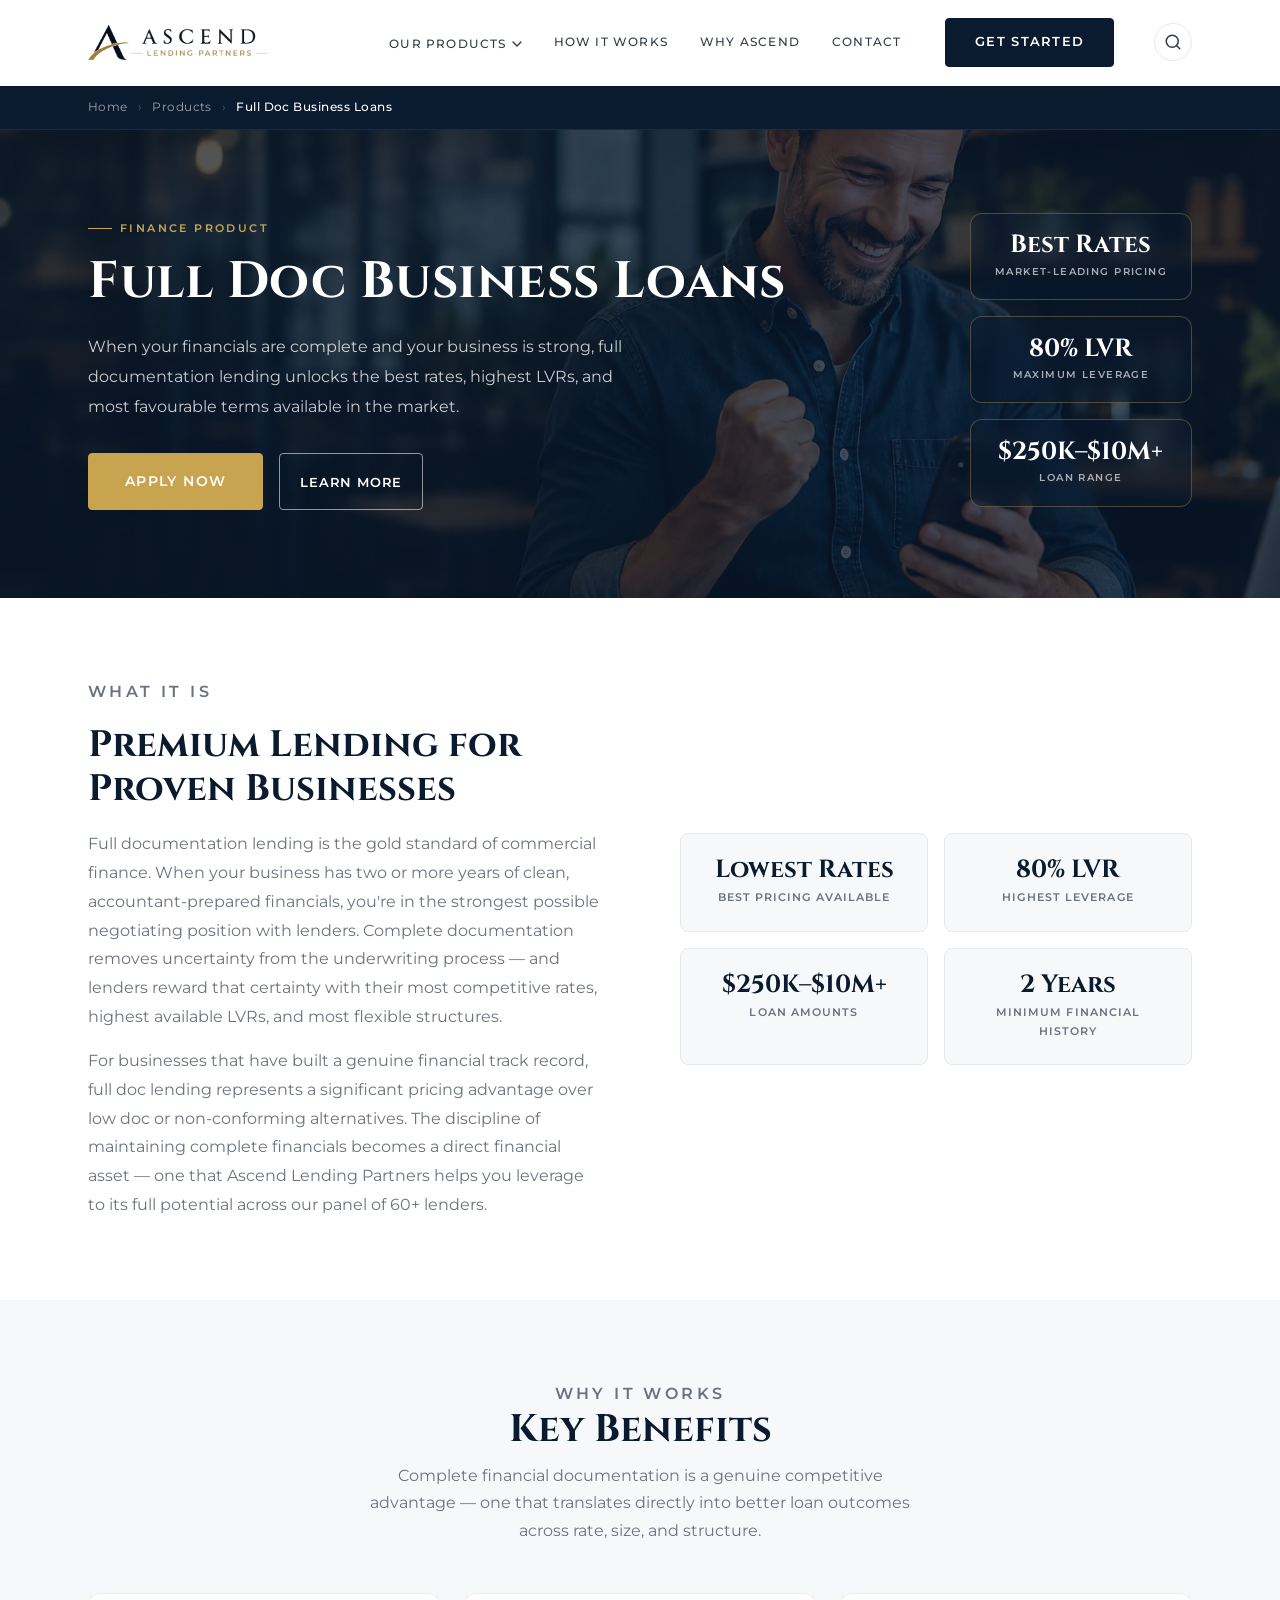
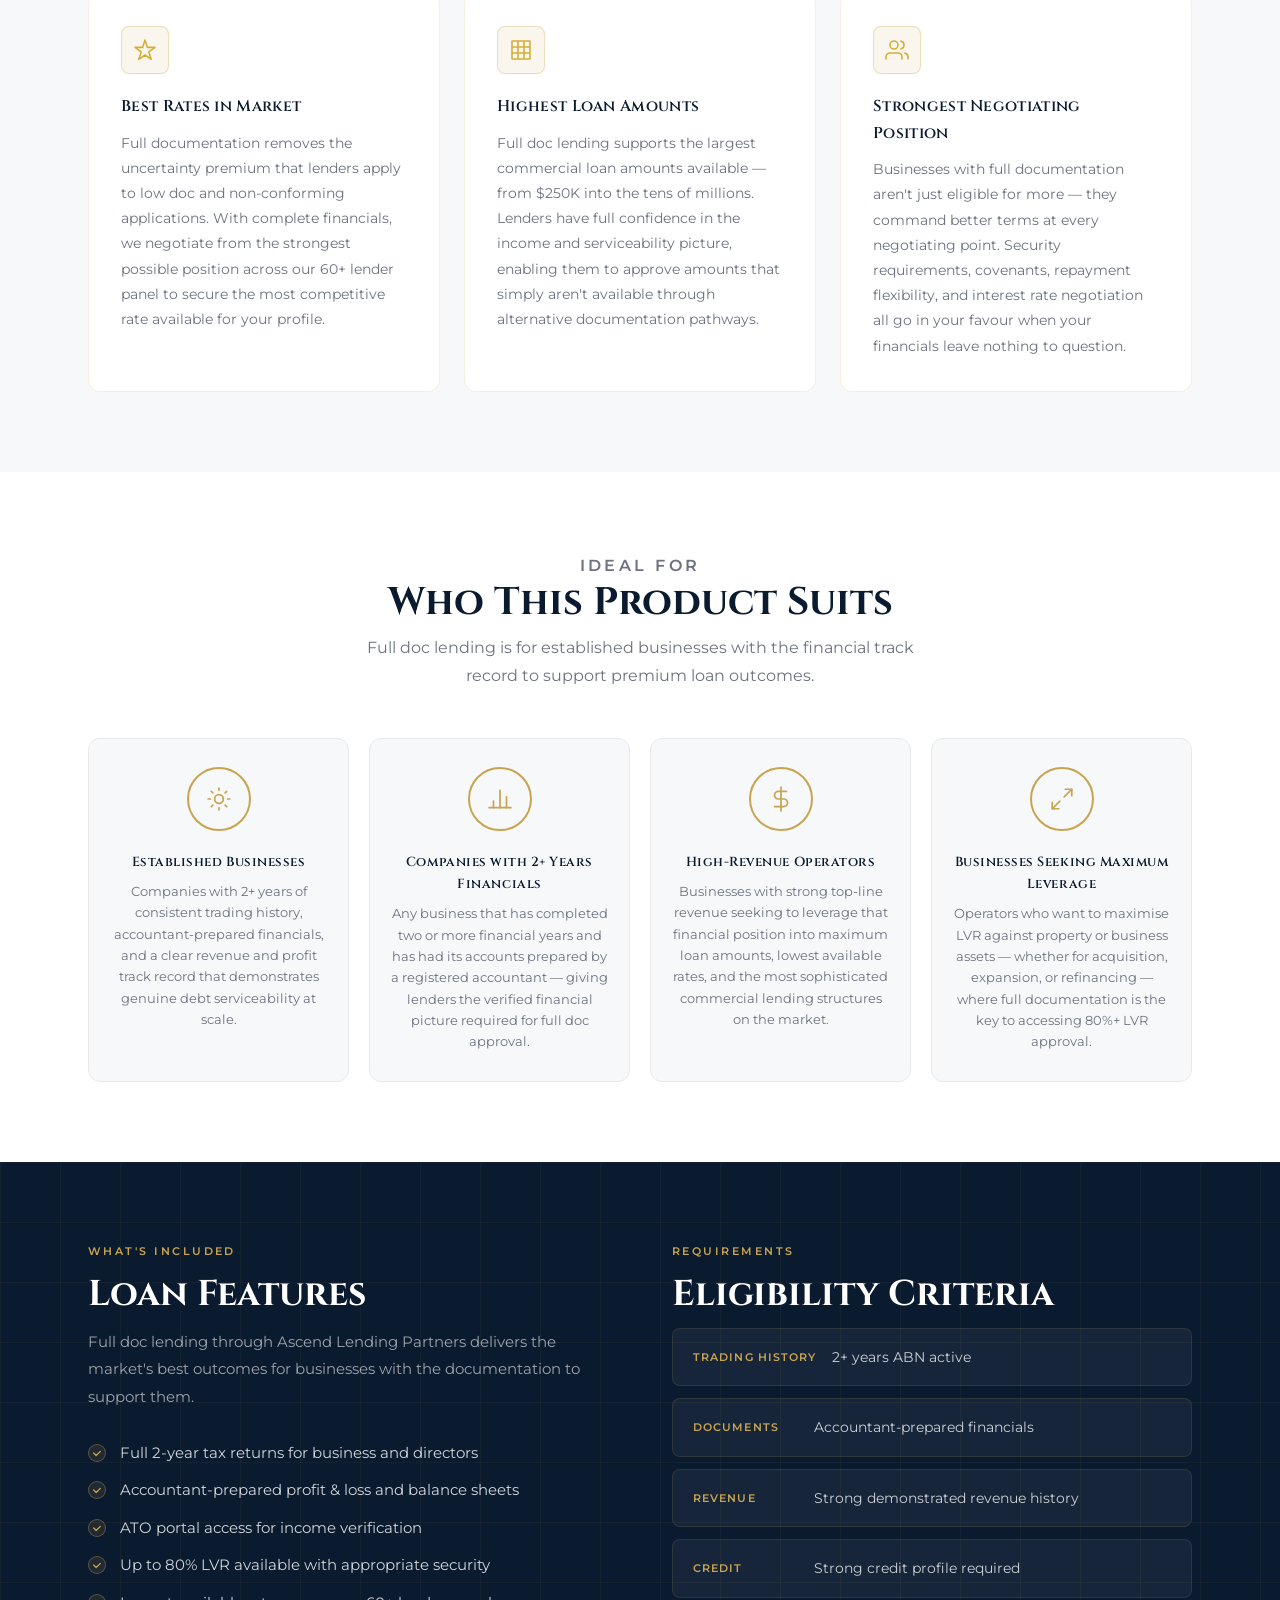
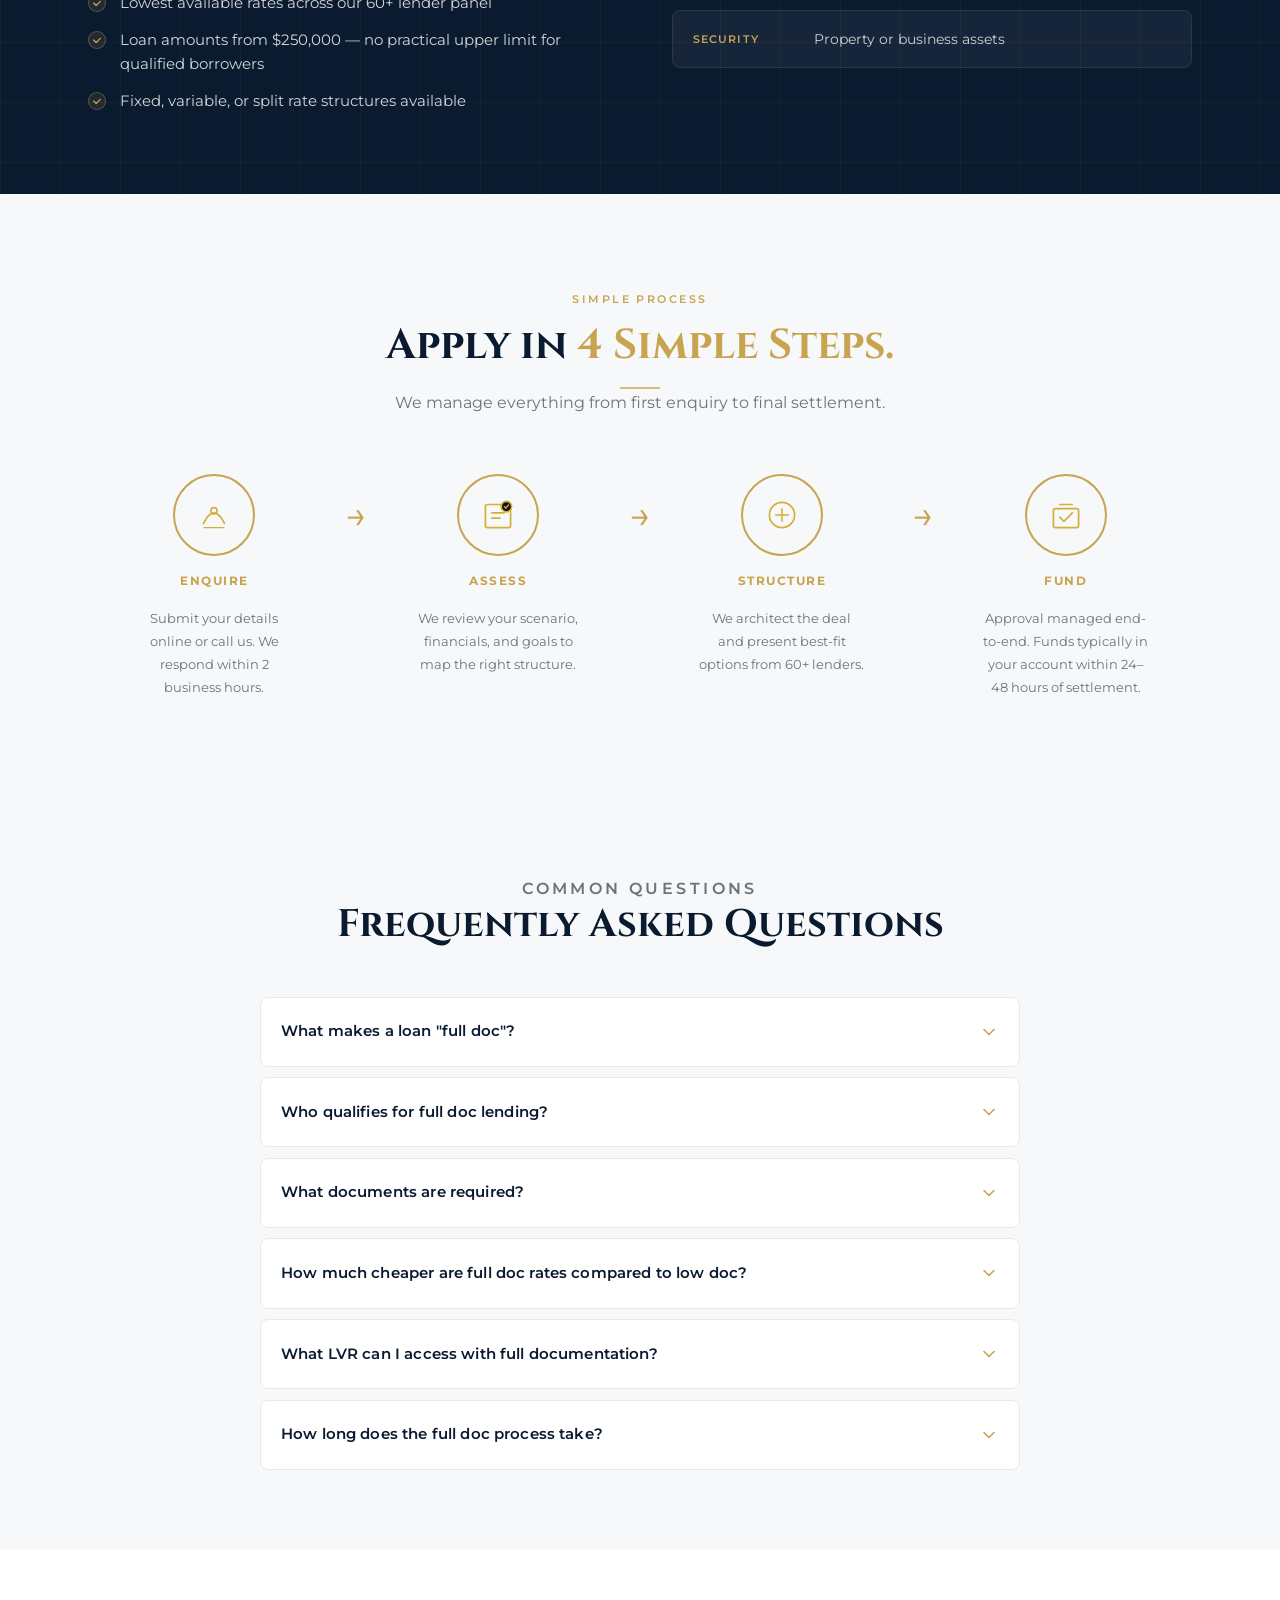
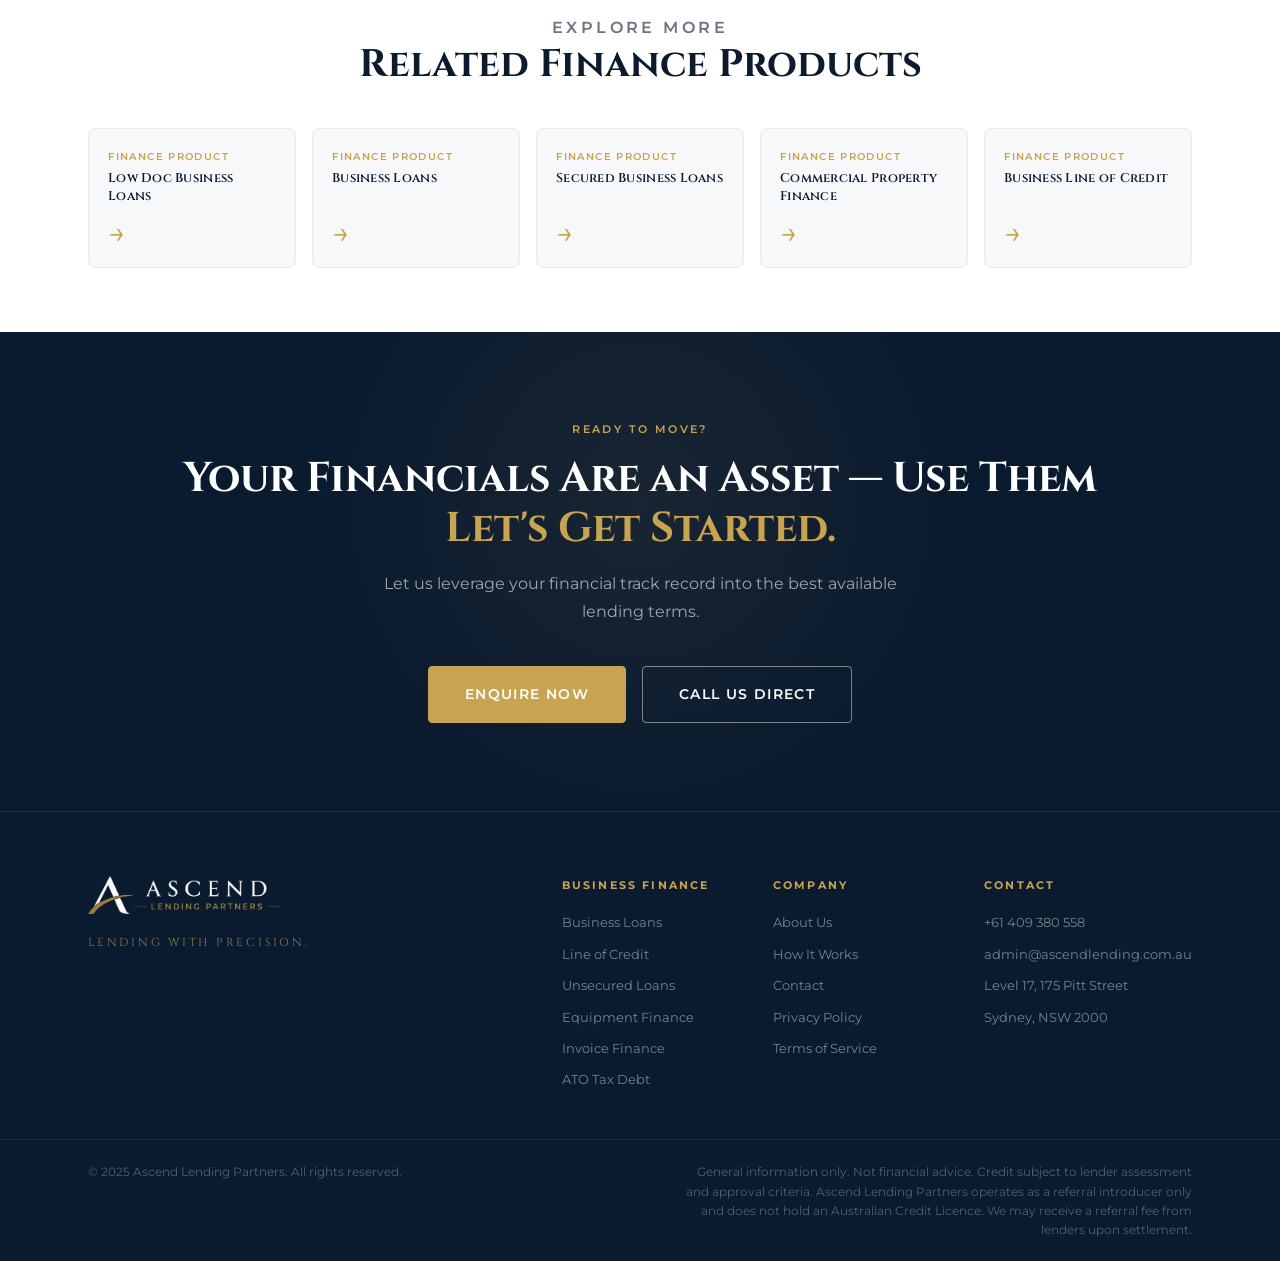
<file: business-line-of-credit.html>
<!doctype html>
<html lang="en">
<head>
  <meta charset="UTF-8" />
  <meta name="viewport" content="width=device-width, initial-scale=1.0" />
  <meta name="description" content="Full doc business loans for established Australian companies. Strongest rates, highest LVRs and largest loan sizes for businesses with complete financial documentation." />
  <title>Full Doc Business Loans | Ascend Lending Partners</title>
  <style>body{opacity:0;transition:opacity 0.2s}body.loaded{opacity:1}</style>
  <link rel="preconnect" href="https://fonts.googleapis.com" />
  <link rel="preconnect" href="https://fonts.gstatic.com" crossorigin />
  <link href="https://fonts.googleapis.com/css2?family=Cinzel:wght@400;600;700&family=Montserrat:wght@300;400;500;600;700&display=swap" rel="stylesheet" />
  <link rel="stylesheet" href="../styles.css" />
  <link rel="stylesheet" href="../product-pages.css" />
</head>
<body>
  <div id="navbar-placeholder"></div>

  <!-- BREADCRUMB -->
  <nav class="breadcrumb" aria-label="Breadcrumb">
    <div class="container">
      <a href="../index.html">Home</a>
      <span class="breadcrumb__sep" aria-hidden="true">›</span>
      <a href="index.html">Products</a>
      <span class="breadcrumb__sep" aria-hidden="true">›</span>
      <span>Full Doc Business Loans</span>
    </div>
  </nav>

  <!-- HERO -->
  <section class="prod-hero">
    <div class="container prod-hero__inner">
      <div class="prod-hero__content">
        <p class="prod-hero__tag">Finance Product</p>
        <h1>Full Doc Business Loans</h1>
        <p class="prod-hero__sub">When your financials are complete and your business is strong, full documentation lending unlocks the best rates, highest LVRs, and most favourable terms available in the market.</p>
        <div class="prod-hero__actions">
          <a href="../index.html#contact" class="btn btn--gold btn--lg">Apply Now</a>
          <a href="#overview" class="btn btn--outline btn--lg">Learn More</a>
        </div>
      </div>
      <div class="prod-hero__stats">
        <div class="prod-stat">
          <span class="prod-stat__value">Best Rates</span>
          <span class="prod-stat__label">Market-Leading Pricing</span>
        </div>
        <div class="prod-stat">
          <span class="prod-stat__value">80% LVR</span>
          <span class="prod-stat__label">Maximum Leverage</span>
        </div>
        <div class="prod-stat">
          <span class="prod-stat__value">$250K–$10M+</span>
          <span class="prod-stat__label">Loan Range</span>
        </div>
      </div>
    </div>
  </section>

  <!-- OVERVIEW -->
  <section class="prod-overview" id="overview">
    <div class="container prod-overview__inner">
      <div class="prod-overview__left">
        <p class="section-eyebrow">What It Is</p>
        <h2>Premium Lending for Proven Businesses</h2>
        <p>Full documentation lending is the gold standard of commercial finance. When your business has two or more years of clean, accountant-prepared financials, you're in the strongest possible negotiating position with lenders. Complete documentation removes uncertainty from the underwriting process — and lenders reward that certainty with their most competitive rates, highest available LVRs, and most flexible structures.</p>
        <p>For businesses that have built a genuine financial track record, full doc lending represents a significant pricing advantage over low doc or non-conforming alternatives. The discipline of maintaining complete financials becomes a direct financial asset — one that Ascend Lending Partners helps you leverage to its full potential across our panel of 60+ lenders.</p>
      </div>
      <div class="prod-overview__right">
        <div class="prod-stat-card">
          <span class="prod-stat-card__value">Lowest Rates</span>
          <span class="prod-stat-card__label">Best Pricing Available</span>
        </div>
        <div class="prod-stat-card">
          <span class="prod-stat-card__value">80% LVR</span>
          <span class="prod-stat-card__label">Highest Leverage</span>
        </div>
        <div class="prod-stat-card">
          <span class="prod-stat-card__value">$250K–$10M+</span>
          <span class="prod-stat-card__label">Loan Amounts</span>
        </div>
        <div class="prod-stat-card">
          <span class="prod-stat-card__value">2 Years</span>
          <span class="prod-stat-card__label">Minimum Financial History</span>
        </div>
      </div>
    </div>
  </section>

  <!-- BENEFITS -->
  <section class="prod-benefits">
    <div class="container">
      <div class="prod-section-header">
        <p class="section-eyebrow">Why It Works</p>
        <h2>Key Benefits</h2>
        <p>Complete financial documentation is a genuine competitive advantage — one that translates directly into better loan outcomes across rate, size, and structure.</p>
      </div>
      <div class="prod-benefits__grid">
        <div class="benefit-card">
          <div class="benefit-card__icon">
            <svg width="24" height="24" viewBox="0 0 24 24" fill="none" xmlns="http://www.w3.org/2000/svg">
              <path d="M12 2l2.4 7.4H22l-6.2 4.5 2.4 7.4L12 17l-6.2 4.3 2.4-7.4L2 9.4h7.6z" stroke="#D4AF37" stroke-width="1.6" stroke-linejoin="round"/>
            </svg>
          </div>
          <h3>Best Rates in Market</h3>
          <p>Full documentation removes the uncertainty premium that lenders apply to low doc and non-conforming applications. With complete financials, we negotiate from the strongest possible position across our 60+ lender panel to secure the most competitive rate available for your profile.</p>
        </div>
        <div class="benefit-card">
          <div class="benefit-card__icon">
            <svg width="24" height="24" viewBox="0 0 24 24" fill="none" xmlns="http://www.w3.org/2000/svg">
              <path d="M3 3h18v18H3zM9 3v18M15 3v18M3 9h18M3 15h18" stroke="#D4AF37" stroke-width="1.6" stroke-linejoin="round"/>
            </svg>
          </div>
          <h3>Highest Loan Amounts</h3>
          <p>Full doc lending supports the largest commercial loan amounts available — from $250K into the tens of millions. Lenders have full confidence in the income and serviceability picture, enabling them to approve amounts that simply aren't available through alternative documentation pathways.</p>
        </div>
        <div class="benefit-card">
          <div class="benefit-card__icon">
            <svg width="24" height="24" viewBox="0 0 24 24" fill="none" xmlns="http://www.w3.org/2000/svg">
              <path d="M17 21v-2a4 4 0 00-4-4H5a4 4 0 00-4 4v2" stroke="#D4AF37" stroke-width="1.6" stroke-linecap="round" stroke-linejoin="round"/>
              <circle cx="9" cy="7" r="4" stroke="#D4AF37" stroke-width="1.6"/>
              <path d="M23 21v-2a4 4 0 00-3-3.87M16 3.13a4 4 0 010 7.75" stroke="#D4AF37" stroke-width="1.6" stroke-linecap="round"/>
            </svg>
          </div>
          <h3>Strongest Negotiating Position</h3>
          <p>Businesses with full documentation aren't just eligible for more — they command better terms at every negotiating point. Security requirements, covenants, repayment flexibility, and interest rate negotiation all go in your favour when your financials leave nothing to question.</p>
        </div>
      </div>
    </div>
  </section>

  <!-- WHO IT'S FOR -->
  <section class="prod-for">
    <div class="container">
      <div class="prod-section-header">
        <p class="section-eyebrow">Ideal For</p>
        <h2>Who This Product Suits</h2>
        <p>Full doc lending is for established businesses with the financial track record to support premium loan outcomes.</p>
      </div>
      <div class="prod-for__grid">
        <div class="for-card">
          <div class="for-card__icon"><svg viewBox="0 0 24 24" fill="none" xmlns="http://www.w3.org/2000/svg"><circle cx="12" cy="12" r="4"/><path d="M12 2v2M12 20v2M4.93 4.93l1.41 1.41M17.66 17.66l1.41 1.41M2 12h2M20 12h2M6.34 17.66l-1.41 1.41M19.07 4.93l-1.41 1.41"/></svg></div>
          <h3>Established Businesses</h3>
          <p>Companies with 2+ years of consistent trading history, accountant-prepared financials, and a clear revenue and profit track record that demonstrates genuine debt serviceability at scale.</p>
        </div>
        <div class="for-card">
          <div class="for-card__icon"><svg viewBox="0 0 24 24" fill="none" xmlns="http://www.w3.org/2000/svg"><line x1="18" y1="20" x2="18" y2="10"/><line x1="12" y1="20" x2="12" y2="4"/><line x1="6" y1="20" x2="6" y2="14"/><line x1="2" y1="20" x2="22" y2="20"/></svg></div>
          <h3>Companies with 2+ Years Financials</h3>
          <p>Any business that has completed two or more financial years and has had its accounts prepared by a registered accountant — giving lenders the verified financial picture required for full doc approval.</p>
        </div>
        <div class="for-card">
          <div class="for-card__icon"><svg viewBox="0 0 24 24" fill="none" xmlns="http://www.w3.org/2000/svg"><line x1="12" y1="1" x2="12" y2="23"/><path d="M17 5H9.5a3.5 3.5 0 0 0 0 7h5a3.5 3.5 0 0 1 0 7H6"/></svg></div>
          <h3>High-Revenue Operators</h3>
          <p>Businesses with strong top-line revenue seeking to leverage that financial position into maximum loan amounts, lowest available rates, and the most sophisticated commercial lending structures on the market.</p>
        </div>
        <div class="for-card">
          <div class="for-card__icon"><svg viewBox="0 0 24 24" fill="none" xmlns="http://www.w3.org/2000/svg"><polyline points="15 3 21 3 21 9"/><polyline points="9 21 3 21 3 15"/><line x1="21" y1="3" x2="14" y2="10"/><line x1="3" y1="21" x2="10" y2="14"/></svg></div>
          <h3>Businesses Seeking Maximum Leverage</h3>
          <p>Operators who want to maximise LVR against property or business assets — whether for acquisition, expansion, or refinancing — where full documentation is the key to accessing 80%+ LVR approval.</p>
        </div>
      </div>
    </div>
  </section>

  <!-- FEATURES & ELIGIBILITY -->
  <section class="prod-features">
    <div class="container prod-features__inner">
      <div>
        <p class="section-eyebrow">What's Included</p>
        <h2>Loan Features</h2>
        <p class="prod-features__intro">Full doc lending through Ascend Lending Partners delivers the market's best outcomes for businesses with the documentation to support them.</p>
        <ul class="feat-list">
          <li>Full 2-year tax returns for business and directors</li>
          <li>Accountant-prepared profit &amp; loss and balance sheets</li>
          <li>ATO portal access for income verification</li>
          <li>Up to 80% LVR available with appropriate security</li>
          <li>Lowest available rates across our 60+ lender panel</li>
          <li>Loan amounts from $250,000 — no practical upper limit for qualified borrowers</li>
          <li>Fixed, variable, or split rate structures available</li>
        </ul>
      </div>
      <div>
        <p class="section-eyebrow" style="color:var(--gold)">Requirements</p>
        <h2 style="color:var(--white);font-family:var(--font-heading);font-size:clamp(1.7rem,2.8vw,2.3rem);font-weight:700;line-height:1.2;margin-bottom:0.75rem">Eligibility Criteria</h2>
        <div class="elig-list">
          <div class="elig-item">
            <span class="elig-item__label">Trading History</span>
            <span class="elig-item__value">2+ years ABN active</span>
          </div>
          <div class="elig-item">
            <span class="elig-item__label">Documents</span>
            <span class="elig-item__value">Accountant-prepared financials</span>
          </div>
          <div class="elig-item">
            <span class="elig-item__label">Revenue</span>
            <span class="elig-item__value">Strong demonstrated revenue history</span>
          </div>
          <div class="elig-item">
            <span class="elig-item__label">Credit</span>
            <span class="elig-item__value">Strong credit profile required</span>
          </div>
          <div class="elig-item">
            <span class="elig-item__label">Security</span>
            <span class="elig-item__value">Property or business assets</span>
          </div>
        </div>
      </div>
    </div>
  </section>

  <!-- HOW TO APPLY -->
  <section class="process prod-process" id="apply">
    <div class="container">
      <div class="section-header">
        <p class="section-eyebrow">Simple Process</p>
        <h2 class="section-title">Apply in <span class="text-gold">4 Simple Steps.</span></h2>
        <span class="section-rule" aria-hidden="true"></span>
        <p class="section-sub">We manage everything from first enquiry to final settlement.</p>
      </div>
      <div class="process__steps">
        <div class="process__step">
          <div class="process__step-number" aria-hidden="true">01</div>
          <div class="process__step-icon" aria-hidden="true">
            <svg viewBox="0 0 40 40" fill="none" xmlns="http://www.w3.org/2000/svg"><path d="M10 28 Q20 8 30 28" stroke="#D4AF37" stroke-width="1.6" stroke-linecap="round" fill="none"/><circle cx="20" cy="16" r="3" stroke="#D4AF37" stroke-width="1.5"/><path d="M10 32h20" stroke="#D4AF37" stroke-width="1.2"/></svg>
          </div>
          <h3 class="process__step-title">Enquire</h3>
          <p class="process__step-desc">Submit your details online or call us. We respond within 2 business hours.</p>
        </div>
        <div class="process__connector" aria-hidden="true"></div>
        <div class="process__step">
          <div class="process__step-number" aria-hidden="true">02</div>
          <div class="process__step-icon" aria-hidden="true">
            <svg viewBox="0 0 40 40" fill="none" xmlns="http://www.w3.org/2000/svg"><rect x="8" y="10" width="24" height="22" rx="2" stroke="#D4AF37" stroke-width="1.6"/><path d="M14 18h12M14 23h8" stroke="#D4AF37" stroke-width="1.5" stroke-linecap="round"/><circle cx="28" cy="12" r="5" fill="#0A1325" stroke="#D4AF37" stroke-width="1.5"/><path d="M26 12l1.5 1.5L30 10.5" stroke="#D4AF37" stroke-width="1.3" stroke-linecap="round" stroke-linejoin="round"/></svg>
          </div>
          <h3 class="process__step-title">Assess</h3>
          <p class="process__step-desc">We review your scenario, financials, and goals to map the right structure.</p>
        </div>
        <div class="process__connector" aria-hidden="true"></div>
        <div class="process__step">
          <div class="process__step-number" aria-hidden="true">03</div>
          <div class="process__step-icon" aria-hidden="true">
            <svg viewBox="0 0 40 40" fill="none" xmlns="http://www.w3.org/2000/svg"><circle cx="20" cy="20" r="12" stroke="#D4AF37" stroke-width="1.6"/><path d="M14 20h12M20 14v12" stroke="#D4AF37" stroke-width="1.5" stroke-linecap="round"/></svg>
          </div>
          <h3 class="process__step-title">Structure</h3>
          <p class="process__step-desc">We architect the deal and present best-fit options from 60+ lenders.</p>
        </div>
        <div class="process__connector" aria-hidden="true"></div>
        <div class="process__step">
          <div class="process__step-number" aria-hidden="true">04</div>
          <div class="process__step-icon" aria-hidden="true">
            <svg viewBox="0 0 40 40" fill="none" xmlns="http://www.w3.org/2000/svg"><rect x="8" y="14" width="24" height="18" rx="2" stroke="#D4AF37" stroke-width="1.6"/><path d="M14 22l4 4 8-8" stroke="#D4AF37" stroke-width="1.6" stroke-linecap="round" stroke-linejoin="round"/><path d="M14 10h12" stroke="#D4AF37" stroke-width="1.5" stroke-linecap="round"/></svg>
          </div>
          <h3 class="process__step-title">Fund</h3>
          <p class="process__step-desc">Approval managed end-to-end. Funds typically in your account within 24–48 hours of settlement.</p>
        </div>
      </div>
    </div>
  </section>

  <!-- FAQ -->
  <section class="prod-faq">
    <div class="container">
      <div class="prod-section-header">
        <p class="section-eyebrow">Common Questions</p>
        <h2>Frequently Asked Questions</h2>
      </div>
      <div class="faq-list">
        <div class="faq-item">
          <button class="faq-question" aria-expanded="false">
            What makes a loan "full doc"?
          </button>
          <div class="faq-answer"><p>A full doc loan requires complete, verifiable financial documentation — typically two years of business and personal tax returns, accountant-prepared profit and loss statements, balance sheets, and ATO portal access for income confirmation. This gives lenders the comprehensive picture of your business's financial performance they need to underwrite at the highest loan amounts and most competitive rates.</p></div>
        </div>
        <div class="faq-item">
          <button class="faq-question" aria-expanded="false">
            Who qualifies for full doc lending?
          </button>
          <div class="faq-answer"><p>Any Australian business that has been trading for 2+ years with accountant-prepared financials qualifies to apply via the full doc pathway. Qualification for a specific loan amount and rate then depends on your revenue, profitability, asset position, and credit history. The full doc pathway is simply the documentation route — the loan terms that result depend on the underlying financial strength of your business.</p></div>
        </div>
        <div class="faq-item">
          <button class="faq-question" aria-expanded="false">
            What documents are required?
          </button>
          <div class="faq-answer"><p>Standard full doc requirements include: last 2 years business tax returns, last 2 years personal tax returns for all directors/guarantors, accountant-prepared profit and loss and balance sheets, last 6 months business bank statements, ATO portal confirmation (lodgement and payment status), and for secured loans, property ownership evidence and current council rates notices. We'll provide a precise checklist for your specific scenario.</p></div>
        </div>
        <div class="faq-item">
          <button class="faq-question" aria-expanded="false">
            How much cheaper are full doc rates compared to low doc?
          </button>
          <div class="faq-answer"><p>The rate differential between full doc and low doc varies by lender and loan type, but full doc rates are consistently lower. On larger commercial loans, the difference can be 1–2% per annum — which at $1M represents $10,000–$20,000 in annual interest savings. The exact saving depends on your loan amount, security position, and which lenders we're comparing. We'll show you the specific differential on your scenario.</p></div>
        </div>
        <div class="faq-item">
          <button class="faq-question" aria-expanded="false">
            What LVR can I access with full documentation?
          </button>
          <div class="faq-answer"><p>Full doc lending generally supports LVRs up to 80% on residential property security and 65–70% on commercial property, subject to the lender and your financial position. Some lenders will go higher for very strong borrowers. This is typically 5–15% more leverage than the same scenario presented on a low doc basis, which can be the difference between a deal being viable or not on larger transactions.</p></div>
        </div>
        <div class="faq-item">
          <button class="faq-question" aria-expanded="false">
            How long does the full doc process take?
          </button>
          <div class="faq-answer"><p>Full doc applications involve more thorough underwriting, which takes longer than a low doc or unsecured assessment. Typical timelines run 10–20 business days from application to settlement for secured commercial loans, depending on the lender's current assessment queue, valuation turnaround, and any title or legal requirements. Ascend Lending Partners actively manages each stage to minimise delays and keep your transaction on track.</p></div>
        </div>
      </div>
    </div>
  </section>

  <!-- RELATED PRODUCTS -->
  <section class="prod-related">
    <div class="container">
      <div class="prod-section-header">
        <p class="section-eyebrow">Explore More</p>
        <h2>Related Finance Products</h2>
      </div>
      <div class="prod-related__grid">
        <a href="low-doc-loans.html" class="related-card">
          <span class="related-card__label">Finance Product</span>
          <span class="related-card__title">Low Doc Business Loans</span>
          <span class="related-card__arrow">→</span>
        </a>
        <a href="business-loans.html" class="related-card">
          <span class="related-card__label">Finance Product</span>
          <span class="related-card__title">Business Loans</span>
          <span class="related-card__arrow">→</span>
        </a>
        <a href="secured-business-loans.html" class="related-card">
          <span class="related-card__label">Finance Product</span>
          <span class="related-card__title">Secured Business Loans</span>
          <span class="related-card__arrow">→</span>
        </a>
        <a href="../index.html#solutions" class="related-card">
          <span class="related-card__label">Finance Product</span>
          <span class="related-card__title">Commercial Property Finance</span>
          <span class="related-card__arrow">→</span>
        </a>
        <a href="business-line-of-credit.html" class="related-card">
          <span class="related-card__label">Finance Product</span>
          <span class="related-card__title">Business Line of Credit</span>
          <span class="related-card__arrow">→</span>
        </a>
      </div>
    </div>
  </section>

  <!-- CTA -->
  <section class="prod-cta">
    <div class="container">
      <p class="prod-cta__eyebrow">Ready to Move?</p>
      <h2>Your Financials Are an Asset — Use Them<br /><span class="text-gold">Let's Get Started.</span></h2>
      <p class="prod-cta__sub">Let us leverage your financial track record into the best available lending terms.</p>
      <div class="prod-cta__actions">
        <a href="../index.html#contact" class="btn btn--gold btn--lg">Enquire Now</a>
        <a href="tel:1300000000" class="btn btn--outline-light btn--lg">Call Us Direct</a>
      </div>
    </div>
  </section>

  <div id="footer-placeholder"></div>
  <script src="../components.js"></script>
</body>
</html>
</file>
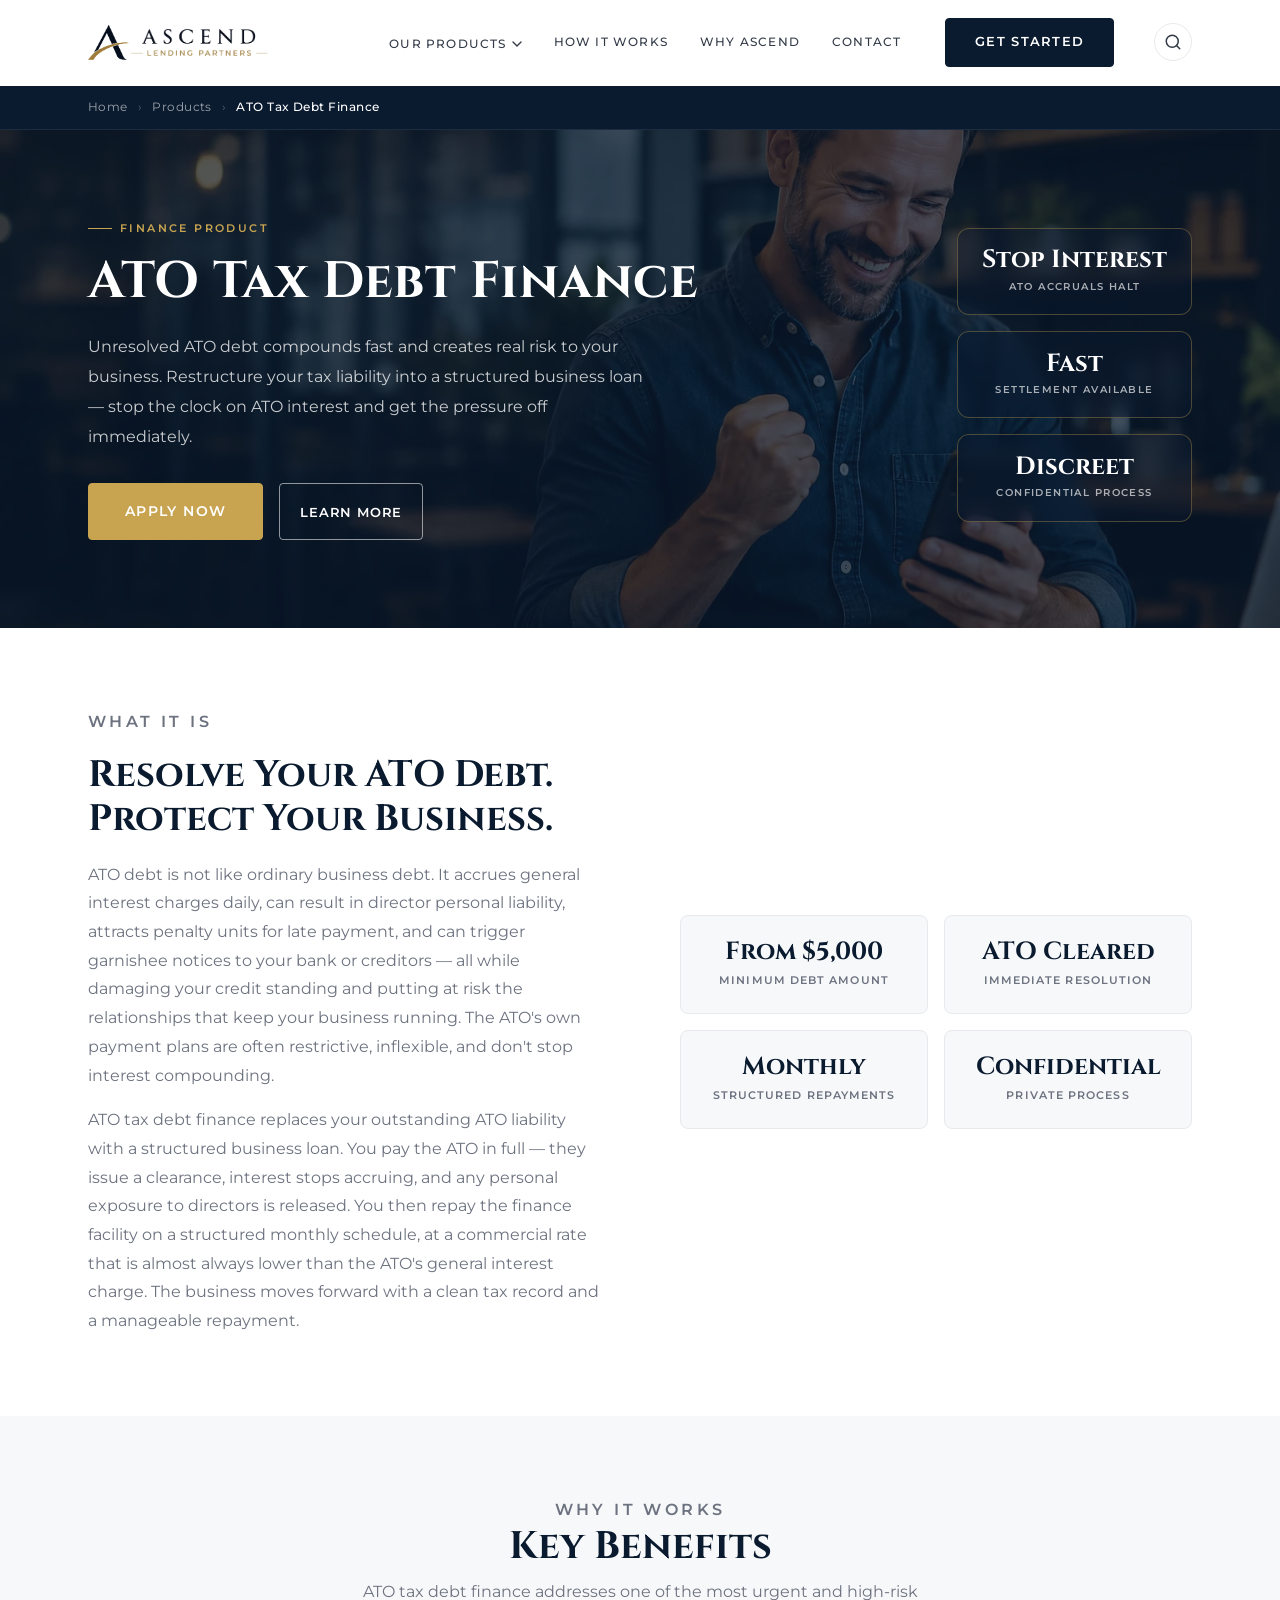
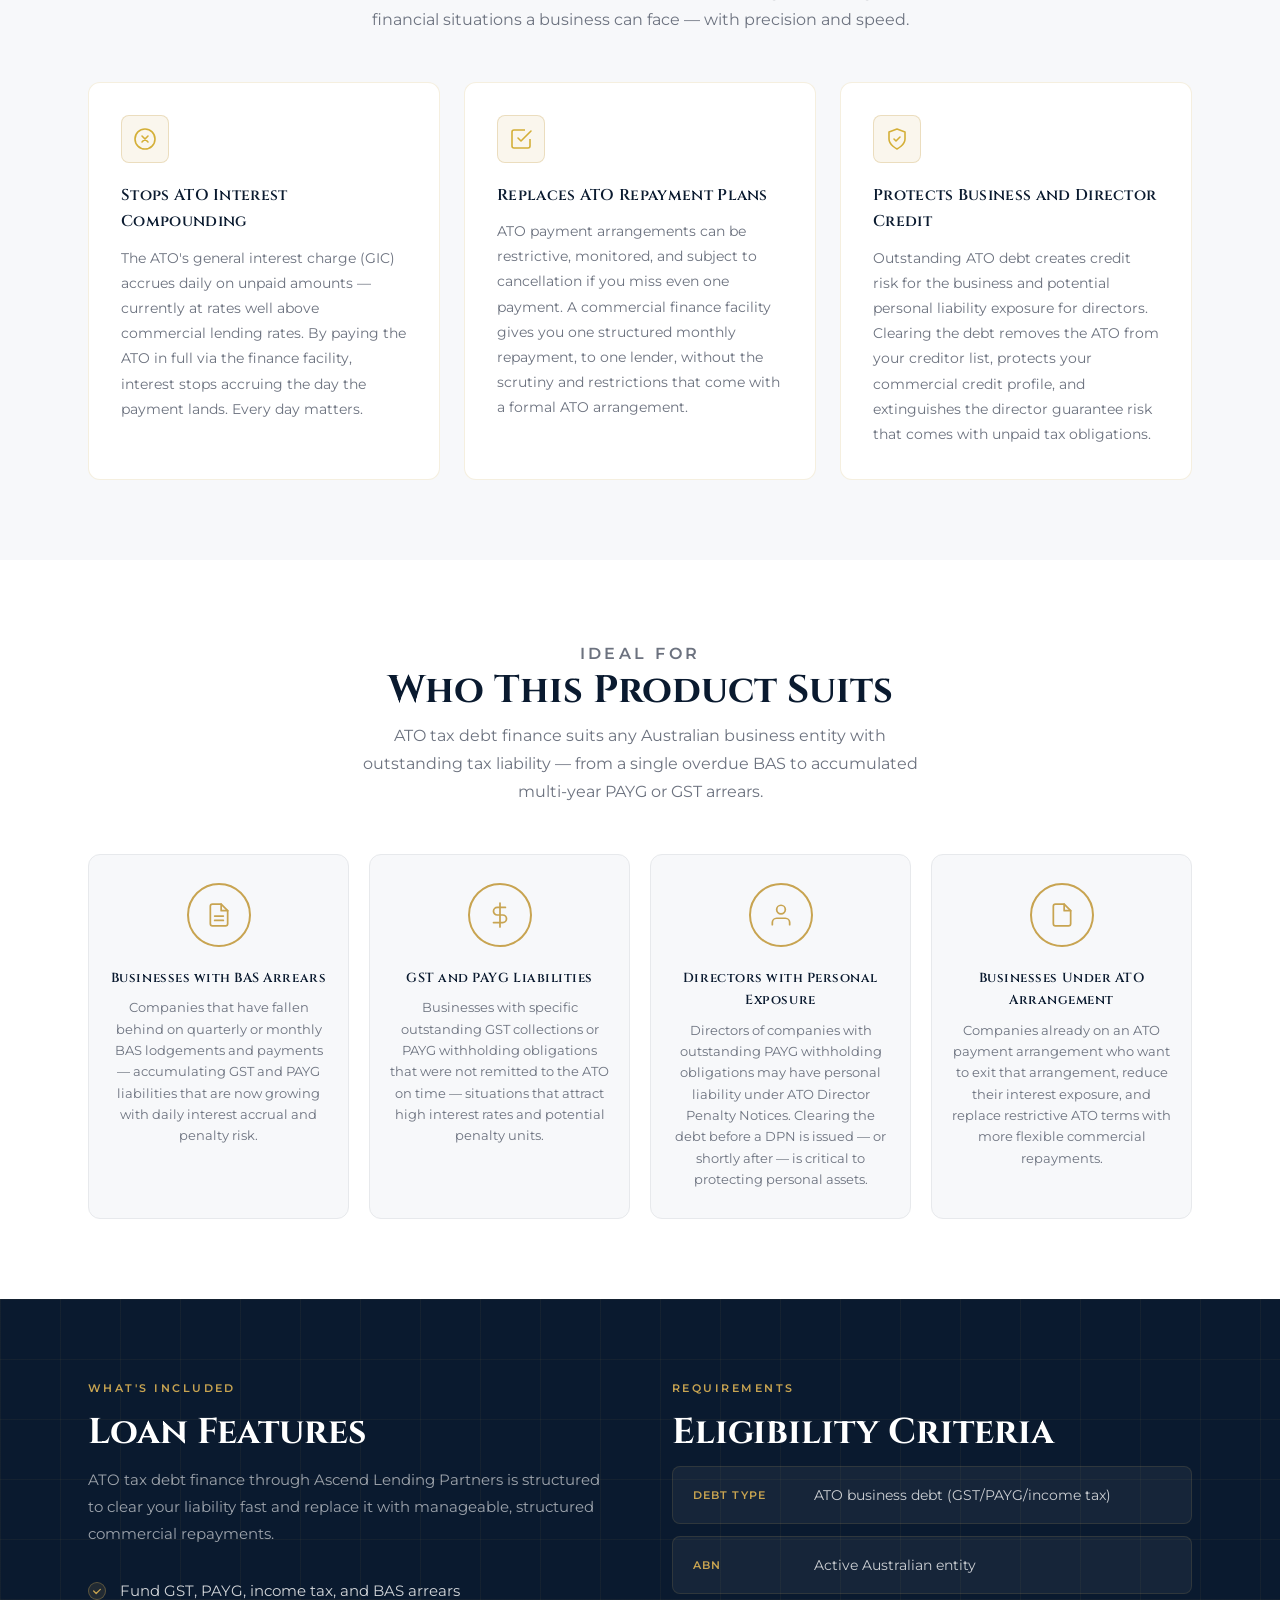
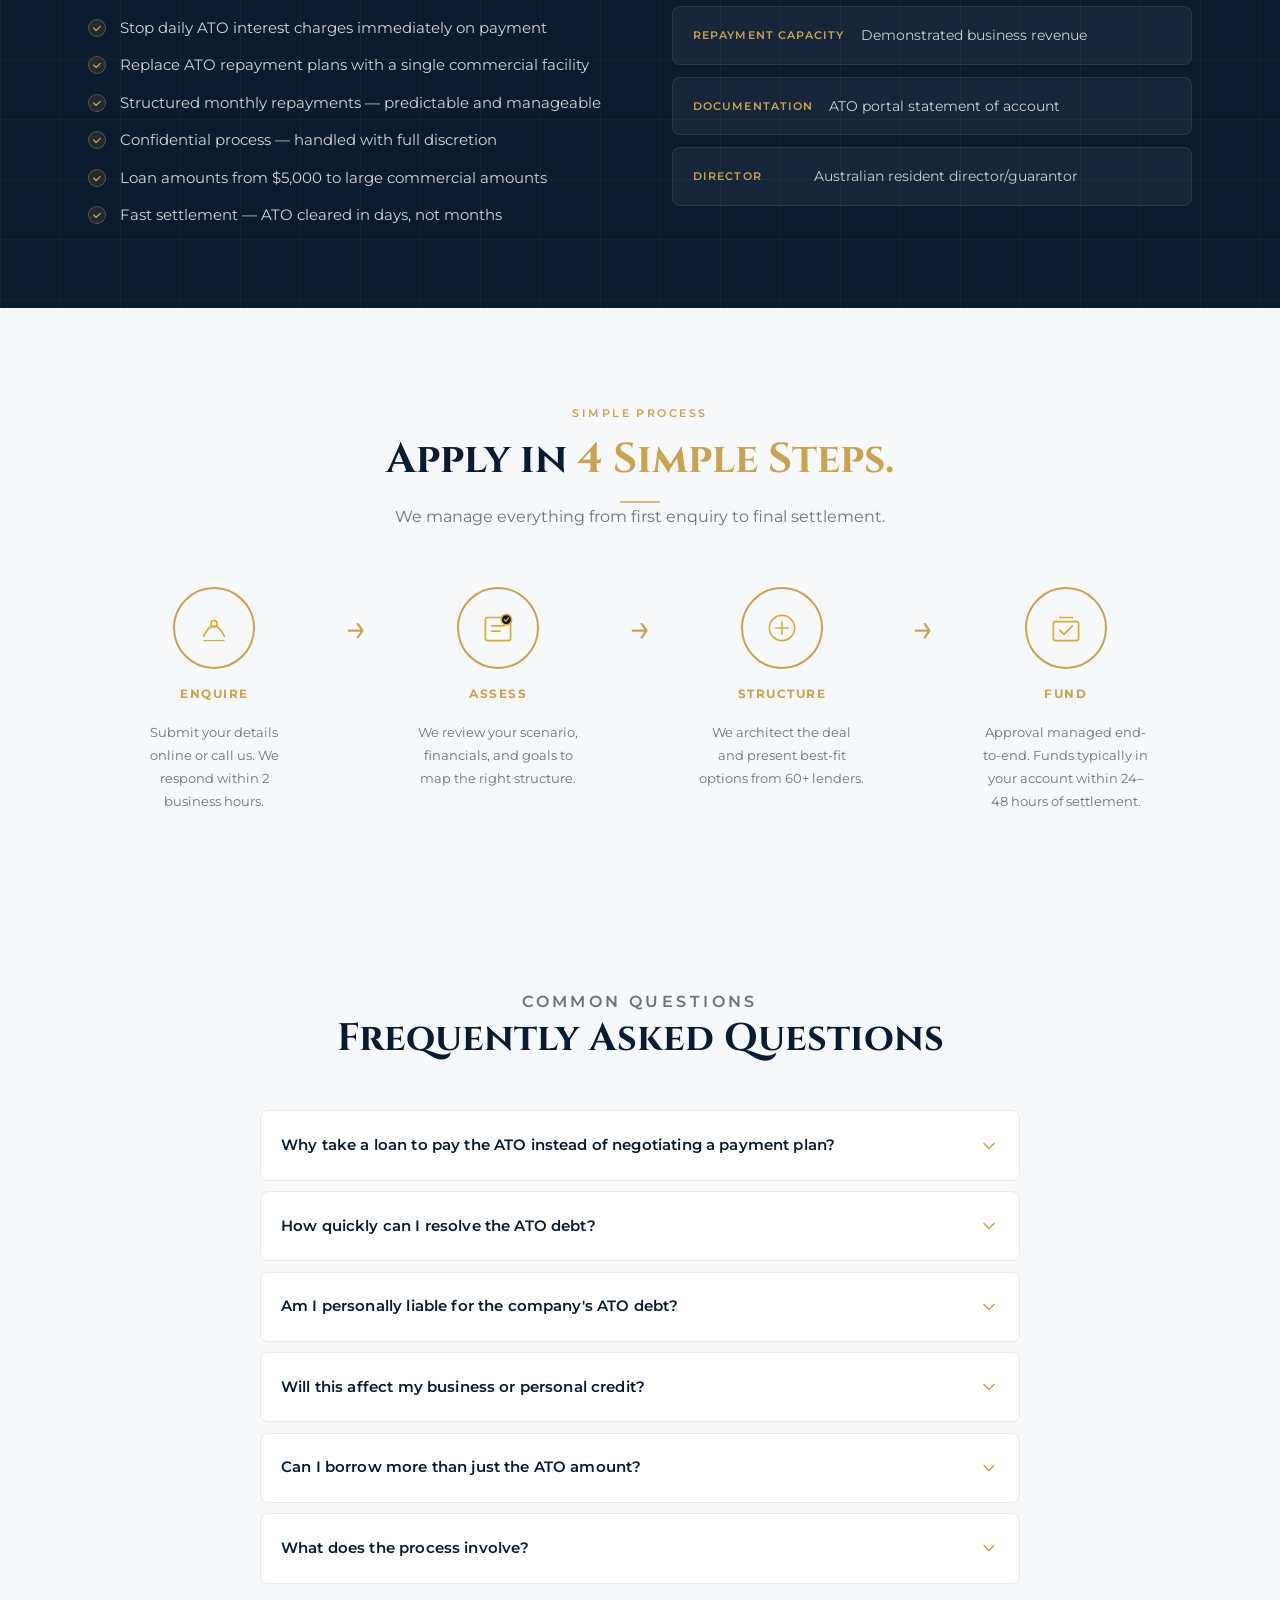
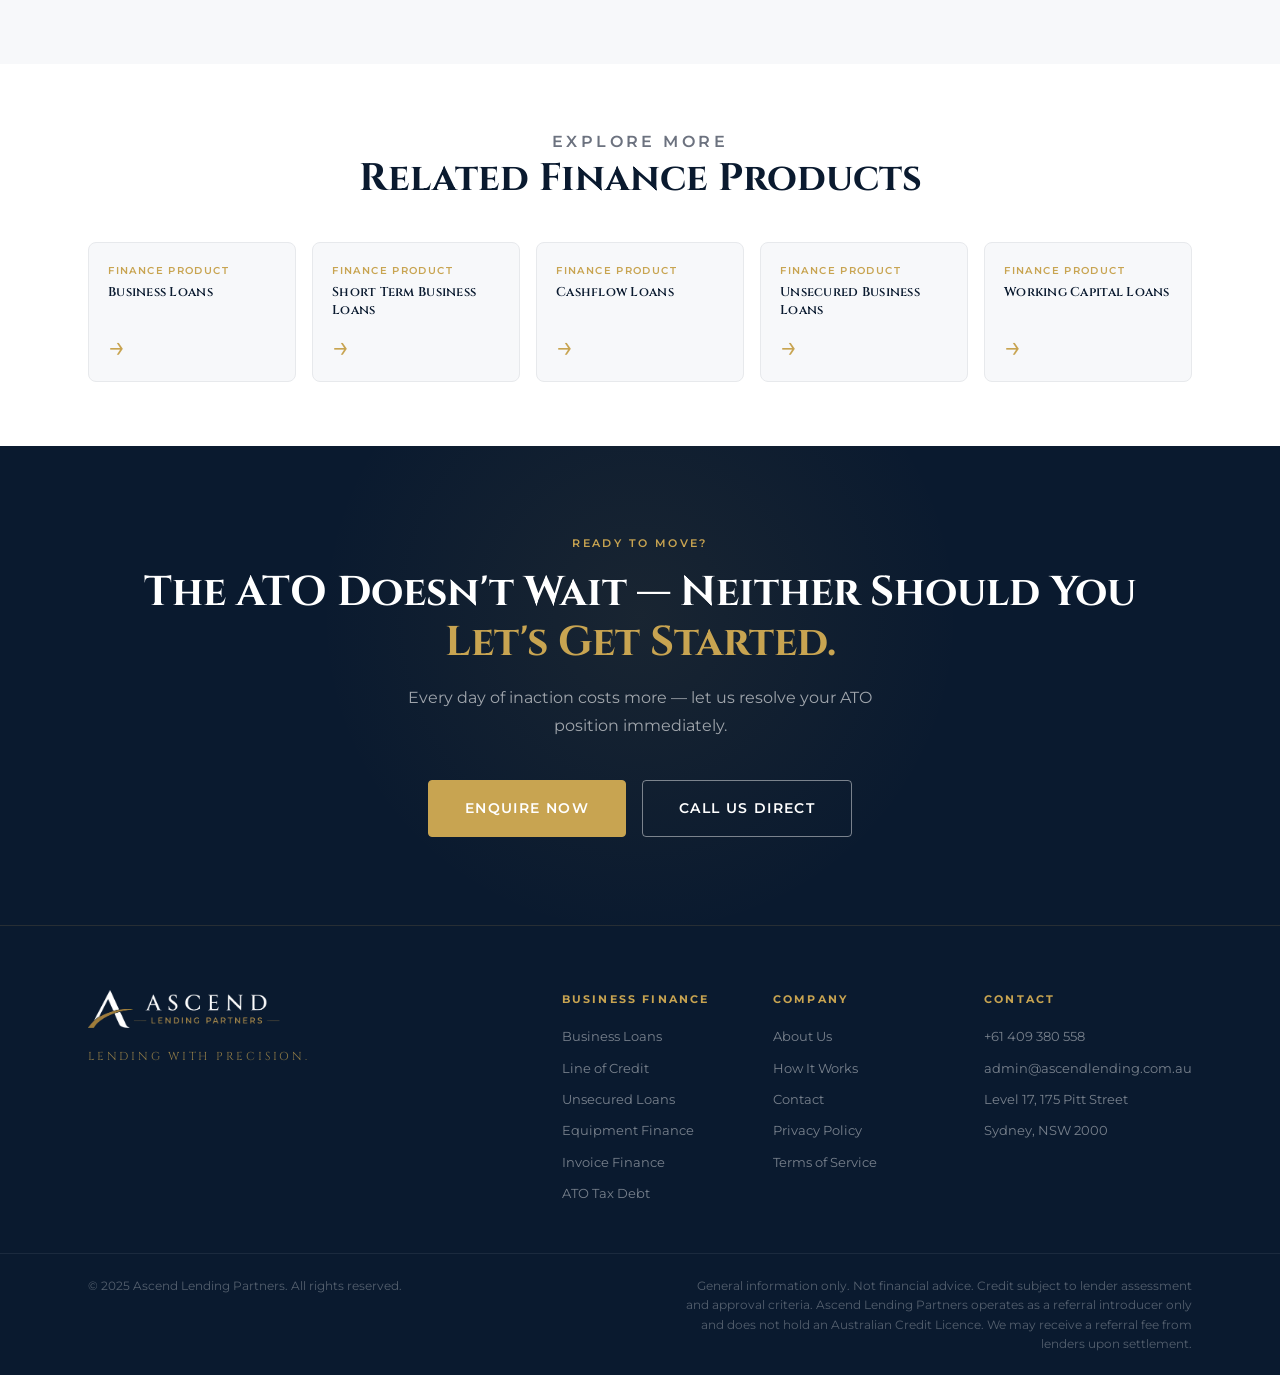
<file: cashflow-loans.html>
<!doctype html>
<html lang="en">
<head>
  <meta charset="UTF-8" />
  <meta name="viewport" content="width=device-width, initial-scale=1.0" />
  <meta name="description" content="ATO tax debt loans for Australian businesses. Stop ATO interest accruing and restructure your tax liability into a manageable business loan. Fast, discreet, and structured." />
  <title>ATO Tax Debt Finance Australia | Ascend Lending Partners</title>
  <style>body{opacity:0;transition:opacity 0.2s}body.loaded{opacity:1}</style>
  <link rel="preconnect" href="https://fonts.googleapis.com" />
  <link rel="preconnect" href="https://fonts.gstatic.com" crossorigin />
  <link href="https://fonts.googleapis.com/css2?family=Cinzel:wght@400;600;700&family=Montserrat:wght@300;400;500;600;700&display=swap" rel="stylesheet" />
  <link rel="stylesheet" href="../styles.css" />
  <link rel="stylesheet" href="../product-pages.css" />
</head>
<body>
  <div id="navbar-placeholder"></div>

  <!-- BREADCRUMB -->
  <nav class="breadcrumb" aria-label="Breadcrumb">
    <div class="container">
      <a href="../index.html">Home</a>
      <span class="breadcrumb__sep" aria-hidden="true">›</span>
      <a href="index.html">Products</a>
      <span class="breadcrumb__sep" aria-hidden="true">›</span>
      <span>ATO Tax Debt Finance</span>
    </div>
  </nav>

  <!-- HERO -->
  <section class="prod-hero">
    <div class="container prod-hero__inner">
      <div class="prod-hero__content">
        <p class="prod-hero__tag">Finance Product</p>
        <h1>ATO Tax Debt Finance</h1>
        <p class="prod-hero__sub">Unresolved ATO debt compounds fast and creates real risk to your business. Restructure your tax liability into a structured business loan — stop the clock on ATO interest and get the pressure off immediately.</p>
        <div class="prod-hero__actions">
          <a href="../index.html#contact" class="btn btn--gold btn--lg">Apply Now</a>
          <a href="#overview" class="btn btn--outline btn--lg">Learn More</a>
        </div>
      </div>
      <div class="prod-hero__stats">
        <div class="prod-stat">
          <span class="prod-stat__value">Stop Interest</span>
          <span class="prod-stat__label">ATO Accruals Halt</span>
        </div>
        <div class="prod-stat">
          <span class="prod-stat__value">Fast</span>
          <span class="prod-stat__label">Settlement Available</span>
        </div>
        <div class="prod-stat">
          <span class="prod-stat__value">Discreet</span>
          <span class="prod-stat__label">Confidential Process</span>
        </div>
      </div>
    </div>
  </section>

  <!-- OVERVIEW -->
  <section class="prod-overview" id="overview">
    <div class="container prod-overview__inner">
      <div class="prod-overview__left">
        <p class="section-eyebrow">What It Is</p>
        <h2>Resolve Your ATO Debt. Protect Your Business.</h2>
        <p>ATO debt is not like ordinary business debt. It accrues general interest charges daily, can result in director personal liability, attracts penalty units for late payment, and can trigger garnishee notices to your bank or creditors — all while damaging your credit standing and putting at risk the relationships that keep your business running. The ATO's own payment plans are often restrictive, inflexible, and don't stop interest compounding.</p>
        <p>ATO tax debt finance replaces your outstanding ATO liability with a structured business loan. You pay the ATO in full — they issue a clearance, interest stops accruing, and any personal exposure to directors is released. You then repay the finance facility on a structured monthly schedule, at a commercial rate that is almost always lower than the ATO's general interest charge. The business moves forward with a clean tax record and a manageable repayment.</p>
      </div>
      <div class="prod-overview__right">
        <div class="prod-stat-card">
          <span class="prod-stat-card__value">From $5,000</span>
          <span class="prod-stat-card__label">Minimum Debt Amount</span>
        </div>
        <div class="prod-stat-card">
          <span class="prod-stat-card__value">ATO Cleared</span>
          <span class="prod-stat-card__label">Immediate Resolution</span>
        </div>
        <div class="prod-stat-card">
          <span class="prod-stat-card__value">Monthly</span>
          <span class="prod-stat-card__label">Structured Repayments</span>
        </div>
        <div class="prod-stat-card">
          <span class="prod-stat-card__value">Confidential</span>
          <span class="prod-stat-card__label">Private Process</span>
        </div>
      </div>
    </div>
  </section>

  <!-- BENEFITS -->
  <section class="prod-benefits">
    <div class="container">
      <div class="prod-section-header">
        <p class="section-eyebrow">Why It Works</p>
        <h2>Key Benefits</h2>
        <p>ATO tax debt finance addresses one of the most urgent and high-risk financial situations a business can face — with precision and speed.</p>
      </div>
      <div class="prod-benefits__grid">
        <div class="benefit-card">
          <div class="benefit-card__icon">
            <svg width="24" height="24" viewBox="0 0 24 24" fill="none" xmlns="http://www.w3.org/2000/svg">
              <circle cx="12" cy="12" r="10" stroke="#D4AF37" stroke-width="1.6"/>
              <path d="M15 9l-6 6M9 9l6 6" stroke="#D4AF37" stroke-width="1.6" stroke-linecap="round"/>
            </svg>
          </div>
          <h3>Stops ATO Interest Compounding</h3>
          <p>The ATO's general interest charge (GIC) accrues daily on unpaid amounts — currently at rates well above commercial lending rates. By paying the ATO in full via the finance facility, interest stops accruing the day the payment lands. Every day matters.</p>
        </div>
        <div class="benefit-card">
          <div class="benefit-card__icon">
            <svg width="24" height="24" viewBox="0 0 24 24" fill="none" xmlns="http://www.w3.org/2000/svg">
              <path d="M9 11l3 3L22 4" stroke="#D4AF37" stroke-width="1.6" stroke-linecap="round" stroke-linejoin="round"/>
              <path d="M21 12v7a2 2 0 01-2 2H5a2 2 0 01-2-2V5a2 2 0 012-2h11" stroke="#D4AF37" stroke-width="1.6" stroke-linejoin="round"/>
            </svg>
          </div>
          <h3>Replaces ATO Repayment Plans</h3>
          <p>ATO payment arrangements can be restrictive, monitored, and subject to cancellation if you miss even one payment. A commercial finance facility gives you one structured monthly repayment, to one lender, without the scrutiny and restrictions that come with a formal ATO arrangement.</p>
        </div>
        <div class="benefit-card">
          <div class="benefit-card__icon">
            <svg width="24" height="24" viewBox="0 0 24 24" fill="none" xmlns="http://www.w3.org/2000/svg">
              <path d="M12 22s8-4 8-10V5l-8-3-8 3v7c0 6 8 10 8 10z" stroke="#D4AF37" stroke-width="1.6" stroke-linejoin="round"/>
              <path d="M9 12l2 2 4-4" stroke="#D4AF37" stroke-width="1.6" stroke-linecap="round" stroke-linejoin="round"/>
            </svg>
          </div>
          <h3>Protects Business and Director Credit</h3>
          <p>Outstanding ATO debt creates credit risk for the business and potential personal liability exposure for directors. Clearing the debt removes the ATO from your creditor list, protects your commercial credit profile, and extinguishes the director guarantee risk that comes with unpaid tax obligations.</p>
        </div>
      </div>
    </div>
  </section>

  <!-- WHO IT'S FOR -->
  <section class="prod-for">
    <div class="container">
      <div class="prod-section-header">
        <p class="section-eyebrow">Ideal For</p>
        <h2>Who This Product Suits</h2>
        <p>ATO tax debt finance suits any Australian business entity with outstanding tax liability — from a single overdue BAS to accumulated multi-year PAYG or GST arrears.</p>
      </div>
      <div class="prod-for__grid">
        <div class="for-card">
          <div class="for-card__icon"><svg viewBox="0 0 24 24" fill="none" xmlns="http://www.w3.org/2000/svg"><path d="M14 2H6a2 2 0 0 0-2 2v16a2 2 0 0 0 2 2h12a2 2 0 0 0 2-2V8z"/><polyline points="14 2 14 8 20 8"/><line x1="16" y1="13" x2="8" y2="13"/><line x1="16" y1="17" x2="8" y2="17"/></svg></div>
          <h3>Businesses with BAS Arrears</h3>
          <p>Companies that have fallen behind on quarterly or monthly BAS lodgements and payments — accumulating GST and PAYG liabilities that are now growing with daily interest accrual and penalty risk.</p>
        </div>
        <div class="for-card">
          <div class="for-card__icon"><svg viewBox="0 0 24 24" fill="none" xmlns="http://www.w3.org/2000/svg"><line x1="12" y1="1" x2="12" y2="23"/><path d="M17 5H9.5a3.5 3.5 0 0 0 0 7h5a3.5 3.5 0 0 1 0 7H6"/></svg></div>
          <h3>GST and PAYG Liabilities</h3>
          <p>Businesses with specific outstanding GST collections or PAYG withholding obligations that were not remitted to the ATO on time — situations that attract high interest rates and potential penalty units.</p>
        </div>
        <div class="for-card">
          <div class="for-card__icon"><svg viewBox="0 0 24 24" fill="none" xmlns="http://www.w3.org/2000/svg"><path d="M20 21v-2a4 4 0 0 0-4-4H8a4 4 0 0 0-4 4v2"/><circle cx="12" cy="7" r="4"/></svg></div>
          <h3>Directors with Personal Exposure</h3>
          <p>Directors of companies with outstanding PAYG withholding obligations may have personal liability under ATO Director Penalty Notices. Clearing the debt before a DPN is issued — or shortly after — is critical to protecting personal assets.</p>
        </div>
        <div class="for-card">
          <div class="for-card__icon"><svg viewBox="0 0 24 24" fill="none" xmlns="http://www.w3.org/2000/svg"><path d="M14 2H6a2 2 0 0 0-2 2v16a2 2 0 0 0 2 2h12a2 2 0 0 0 2-2V8z"/><polyline points="14 2 14 8 20 8"/></svg></div>
          <h3>Businesses Under ATO Arrangement</h3>
          <p>Companies already on an ATO payment arrangement who want to exit that arrangement, reduce their interest exposure, and replace restrictive ATO terms with more flexible commercial repayments.</p>
        </div>
      </div>
    </div>
  </section>

  <!-- FEATURES & ELIGIBILITY -->
  <section class="prod-features">
    <div class="container prod-features__inner">
      <div>
        <p class="section-eyebrow">What's Included</p>
        <h2>Loan Features</h2>
        <p class="prod-features__intro">ATO tax debt finance through Ascend Lending Partners is structured to clear your liability fast and replace it with manageable, structured commercial repayments.</p>
        <ul class="feat-list">
          <li>Fund GST, PAYG, income tax, and BAS arrears</li>
          <li>Stop daily ATO interest charges immediately on payment</li>
          <li>Replace ATO repayment plans with a single commercial facility</li>
          <li>Structured monthly repayments — predictable and manageable</li>
          <li>Confidential process — handled with full discretion</li>
          <li>Loan amounts from $5,000 to large commercial amounts</li>
          <li>Fast settlement — ATO cleared in days, not months</li>
        </ul>
      </div>
      <div>
        <p class="section-eyebrow" style="color:var(--gold)">Requirements</p>
        <h2 style="color:var(--white);font-family:var(--font-heading);font-size:clamp(1.7rem,2.8vw,2.3rem);font-weight:700;line-height:1.2;margin-bottom:0.75rem">Eligibility Criteria</h2>
        <div class="elig-list">
          <div class="elig-item">
            <span class="elig-item__label">Debt Type</span>
            <span class="elig-item__value">ATO business debt (GST/PAYG/income tax)</span>
          </div>
          <div class="elig-item">
            <span class="elig-item__label">ABN</span>
            <span class="elig-item__value">Active Australian entity</span>
          </div>
          <div class="elig-item">
            <span class="elig-item__label">Repayment Capacity</span>
            <span class="elig-item__value">Demonstrated business revenue</span>
          </div>
          <div class="elig-item">
            <span class="elig-item__label">Documentation</span>
            <span class="elig-item__value">ATO portal statement of account</span>
          </div>
          <div class="elig-item">
            <span class="elig-item__label">Director</span>
            <span class="elig-item__value">Australian resident director/guarantor</span>
          </div>
        </div>
      </div>
    </div>
  </section>

  <!-- HOW TO APPLY -->
  <section class="process prod-process" id="apply">
    <div class="container">
      <div class="section-header">
        <p class="section-eyebrow">Simple Process</p>
        <h2 class="section-title">Apply in <span class="text-gold">4 Simple Steps.</span></h2>
        <span class="section-rule" aria-hidden="true"></span>
        <p class="section-sub">We manage everything from first enquiry to final settlement.</p>
      </div>
      <div class="process__steps">
        <div class="process__step">
          <div class="process__step-number" aria-hidden="true">01</div>
          <div class="process__step-icon" aria-hidden="true">
            <svg viewBox="0 0 40 40" fill="none" xmlns="http://www.w3.org/2000/svg"><path d="M10 28 Q20 8 30 28" stroke="#D4AF37" stroke-width="1.6" stroke-linecap="round" fill="none"/><circle cx="20" cy="16" r="3" stroke="#D4AF37" stroke-width="1.5"/><path d="M10 32h20" stroke="#D4AF37" stroke-width="1.2"/></svg>
          </div>
          <h3 class="process__step-title">Enquire</h3>
          <p class="process__step-desc">Submit your details online or call us. We respond within 2 business hours.</p>
        </div>
        <div class="process__connector" aria-hidden="true"></div>
        <div class="process__step">
          <div class="process__step-number" aria-hidden="true">02</div>
          <div class="process__step-icon" aria-hidden="true">
            <svg viewBox="0 0 40 40" fill="none" xmlns="http://www.w3.org/2000/svg"><rect x="8" y="10" width="24" height="22" rx="2" stroke="#D4AF37" stroke-width="1.6"/><path d="M14 18h12M14 23h8" stroke="#D4AF37" stroke-width="1.5" stroke-linecap="round"/><circle cx="28" cy="12" r="5" fill="#0A1325" stroke="#D4AF37" stroke-width="1.5"/><path d="M26 12l1.5 1.5L30 10.5" stroke="#D4AF37" stroke-width="1.3" stroke-linecap="round" stroke-linejoin="round"/></svg>
          </div>
          <h3 class="process__step-title">Assess</h3>
          <p class="process__step-desc">We review your scenario, financials, and goals to map the right structure.</p>
        </div>
        <div class="process__connector" aria-hidden="true"></div>
        <div class="process__step">
          <div class="process__step-number" aria-hidden="true">03</div>
          <div class="process__step-icon" aria-hidden="true">
            <svg viewBox="0 0 40 40" fill="none" xmlns="http://www.w3.org/2000/svg"><circle cx="20" cy="20" r="12" stroke="#D4AF37" stroke-width="1.6"/><path d="M14 20h12M20 14v12" stroke="#D4AF37" stroke-width="1.5" stroke-linecap="round"/></svg>
          </div>
          <h3 class="process__step-title">Structure</h3>
          <p class="process__step-desc">We architect the deal and present best-fit options from 60+ lenders.</p>
        </div>
        <div class="process__connector" aria-hidden="true"></div>
        <div class="process__step">
          <div class="process__step-number" aria-hidden="true">04</div>
          <div class="process__step-icon" aria-hidden="true">
            <svg viewBox="0 0 40 40" fill="none" xmlns="http://www.w3.org/2000/svg"><rect x="8" y="14" width="24" height="18" rx="2" stroke="#D4AF37" stroke-width="1.6"/><path d="M14 22l4 4 8-8" stroke="#D4AF37" stroke-width="1.6" stroke-linecap="round" stroke-linejoin="round"/><path d="M14 10h12" stroke="#D4AF37" stroke-width="1.5" stroke-linecap="round"/></svg>
          </div>
          <h3 class="process__step-title">Fund</h3>
          <p class="process__step-desc">Approval managed end-to-end. Funds typically in your account within 24–48 hours of settlement.</p>
        </div>
      </div>
    </div>
  </section>

  <!-- FAQ -->
  <section class="prod-faq">
    <div class="container">
      <div class="prod-section-header">
        <p class="section-eyebrow">Common Questions</p>
        <h2>Frequently Asked Questions</h2>
      </div>
      <div class="faq-list">
        <div class="faq-item">
          <button class="faq-question" aria-expanded="false">
            Why take a loan to pay the ATO instead of negotiating a payment plan?
          </button>
          <div class="faq-answer"><p>An ATO payment arrangement doesn't stop the General Interest Charge from accruing — it just restructures the repayment. The GIC (currently around 11%+ per annum) continues to compound daily on the outstanding balance for the duration of the arrangement. A commercial ATO tax debt loan clears the ATO immediately, stopping all accrual from day one. For any meaningful debt amount, the interest saving alone typically justifies the cost of the commercial facility — and you also regain clean tax status, which has commercial value in its own right.</p></div>
        </div>
        <div class="faq-item">
          <button class="faq-question" aria-expanded="false">
            How quickly can I resolve the ATO debt?
          </button>
          <div class="faq-answer"><p>With the right lender and clean documentation, an ATO tax debt finance facility can be approved and settled within 3–7 business days. Payment to the ATO is made immediately upon settlement, clearing the debt and halting interest from that date. We'll move as quickly as the documentation allows — and we know exactly what each lender needs to move fast on this type of application.</p></div>
        </div>
        <div class="faq-item">
          <button class="faq-question" aria-expanded="false">
            Am I personally liable for the company's ATO debt?
          </button>
          <div class="faq-answer"><p>Company directors can be held personally liable for certain unpaid company taxes — most notably PAYG withholding obligations and GST — through the ATO's Director Penalty Notice (DPN) regime. Once a DPN is issued, a director has only 21 days to act before the personal liability becomes irrevocable. Clearing the company's ATO debt via a finance facility removes this personal exposure. If you've already received a DPN, contact us immediately — time is critical.</p></div>
        </div>
        <div class="faq-item">
          <button class="faq-question" aria-expanded="false">
            Will this affect my business or personal credit?
          </button>
          <div class="faq-answer"><p>Outstanding ATO debt can itself be reported as a significant commercial liability and affect lender assessments. Clearing the ATO debt via a finance facility removes it from your liability position and replaces it with a structured, commercial facility — which is typically viewed more favourably by subsequent lenders. The commercial facility itself involves a credit assessment, but the net credit position is almost always improved by resolution compared to ongoing ATO arrears.</p></div>
        </div>
        <div class="faq-item">
          <button class="faq-question" aria-expanded="false">
            Can I borrow more than just the ATO amount?
          </button>
          <div class="faq-answer"><p>In many cases, yes. If your business has the capacity to service a larger facility, we can structure a loan that covers the ATO balance plus additional working capital to address the cash flow issues that may have contributed to the tax arrears in the first place. This combined approach resolves the immediate liability while also giving the business the operational buffer it needs to trade forward without the same pressures arising again.</p></div>
        </div>
        <div class="faq-item">
          <button class="faq-question" aria-expanded="false">
            What does the process involve?
          </button>
          <div class="faq-answer"><p>The process begins with an ATO portal statement of account confirming the outstanding balance. We then assess your business financials and revenue to determine which lenders on our panel are most likely to approve the required amount. We submit the application, manage the assessment process, and upon approval, the lender pays the ATO directly. You receive a clearance from the ATO and begin structured repayments to the lender. We handle the entire process with full discretion — your ATO situation remains confidential.</p></div>
        </div>
      </div>
    </div>
  </section>

  <!-- RELATED PRODUCTS -->
  <section class="prod-related">
    <div class="container">
      <div class="prod-section-header">
        <p class="section-eyebrow">Explore More</p>
        <h2>Related Finance Products</h2>
      </div>
      <div class="prod-related__grid">
        <a href="business-loans.html" class="related-card">
          <span class="related-card__label">Finance Product</span>
          <span class="related-card__title">Business Loans</span>
          <span class="related-card__arrow">→</span>
        </a>
        <a href="short-term-business-loans.html" class="related-card">
          <span class="related-card__label">Finance Product</span>
          <span class="related-card__title">Short Term Business Loans</span>
          <span class="related-card__arrow">→</span>
        </a>
        <a href="cashflow-loans.html" class="related-card">
          <span class="related-card__label">Finance Product</span>
          <span class="related-card__title">Cashflow Loans</span>
          <span class="related-card__arrow">→</span>
        </a>
        <a href="unsecured-business-loans.html" class="related-card">
          <span class="related-card__label">Finance Product</span>
          <span class="related-card__title">Unsecured Business Loans</span>
          <span class="related-card__arrow">→</span>
        </a>
        <a href="working-capital-loans.html" class="related-card">
          <span class="related-card__label">Finance Product</span>
          <span class="related-card__title">Working Capital Loans</span>
          <span class="related-card__arrow">→</span>
        </a>
      </div>
    </div>
  </section>

  <!-- CTA -->
  <section class="prod-cta">
    <div class="container">
      <p class="prod-cta__eyebrow">Ready to Move?</p>
      <h2>The ATO Doesn't Wait — Neither Should You<br /><span class="text-gold">Let's Get Started.</span></h2>
      <p class="prod-cta__sub">Every day of inaction costs more — let us resolve your ATO position immediately.</p>
      <div class="prod-cta__actions">
        <a href="../index.html#contact" class="btn btn--gold btn--lg">Enquire Now</a>
        <a href="tel:1300000000" class="btn btn--outline-light btn--lg">Call Us Direct</a>
      </div>
    </div>
  </section>

  <div id="footer-placeholder"></div>
  <script src="../components.js"></script>
</body>
</html>
</file>
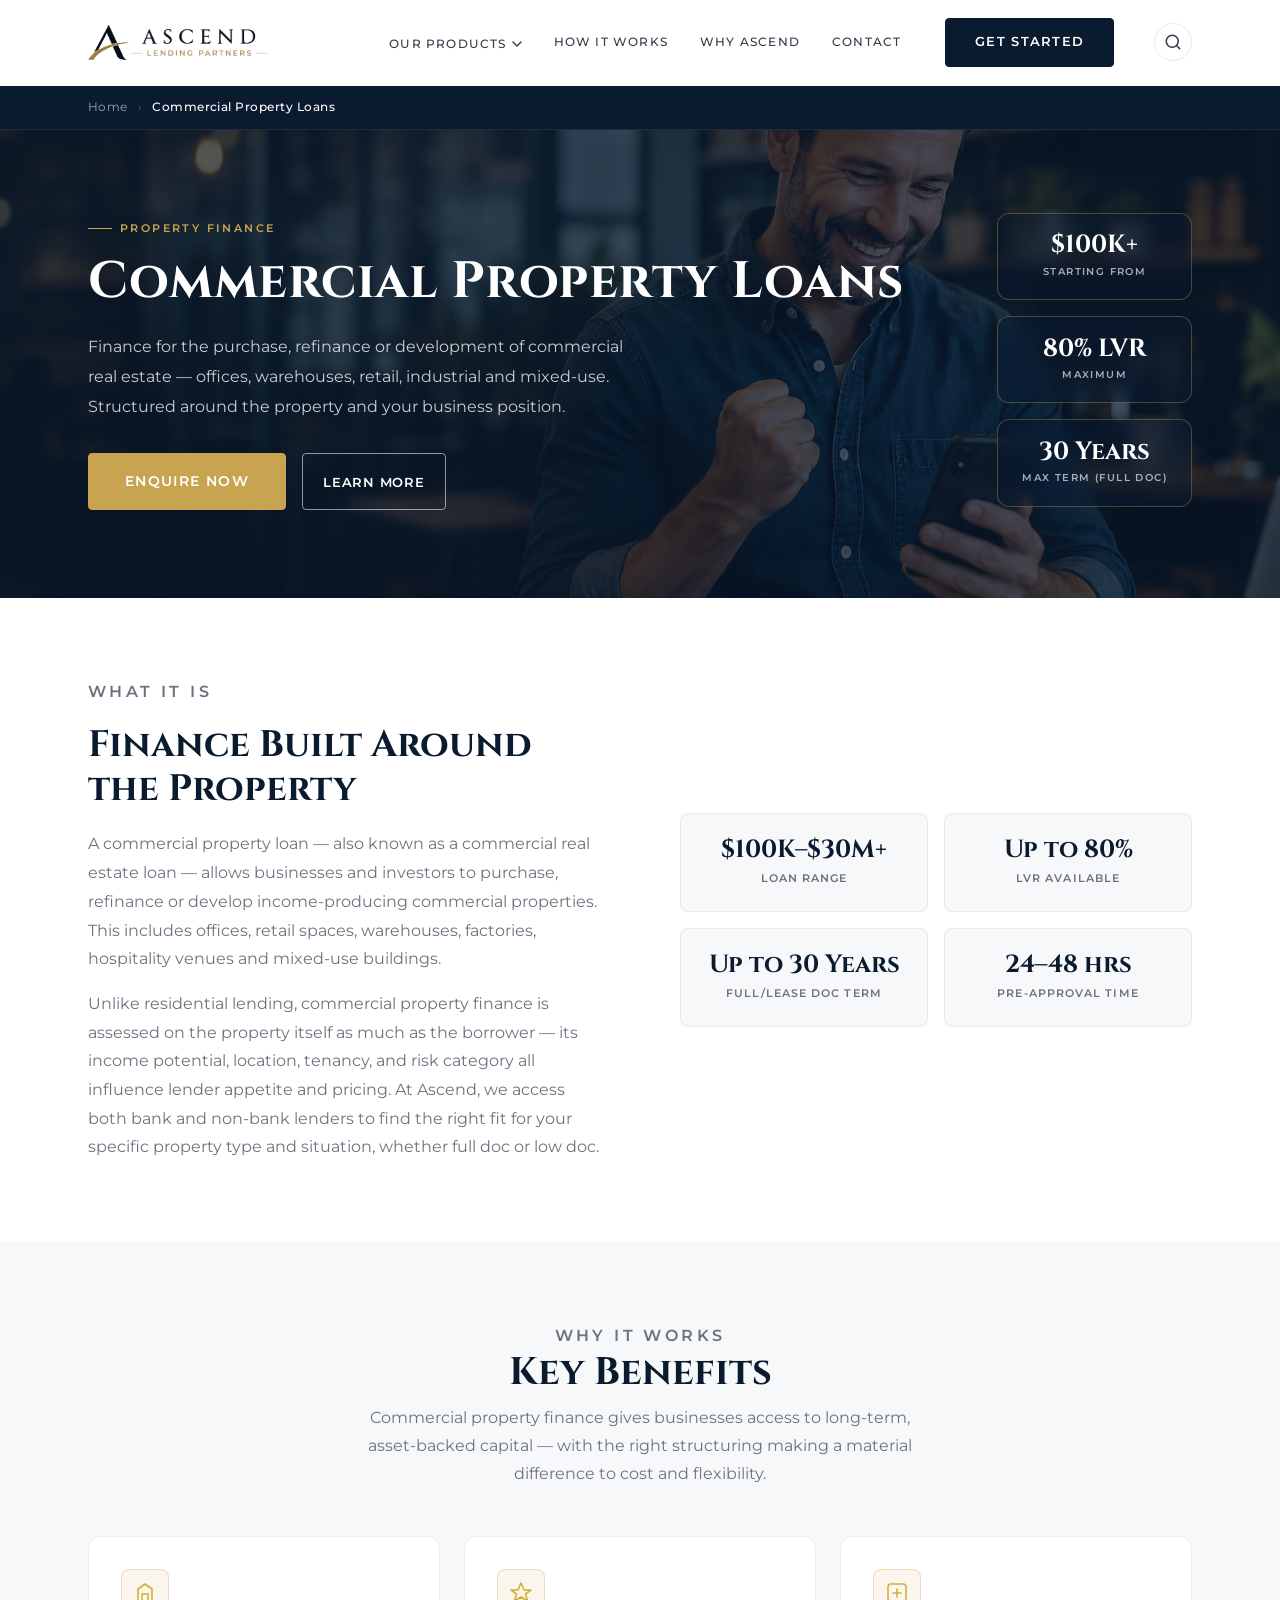
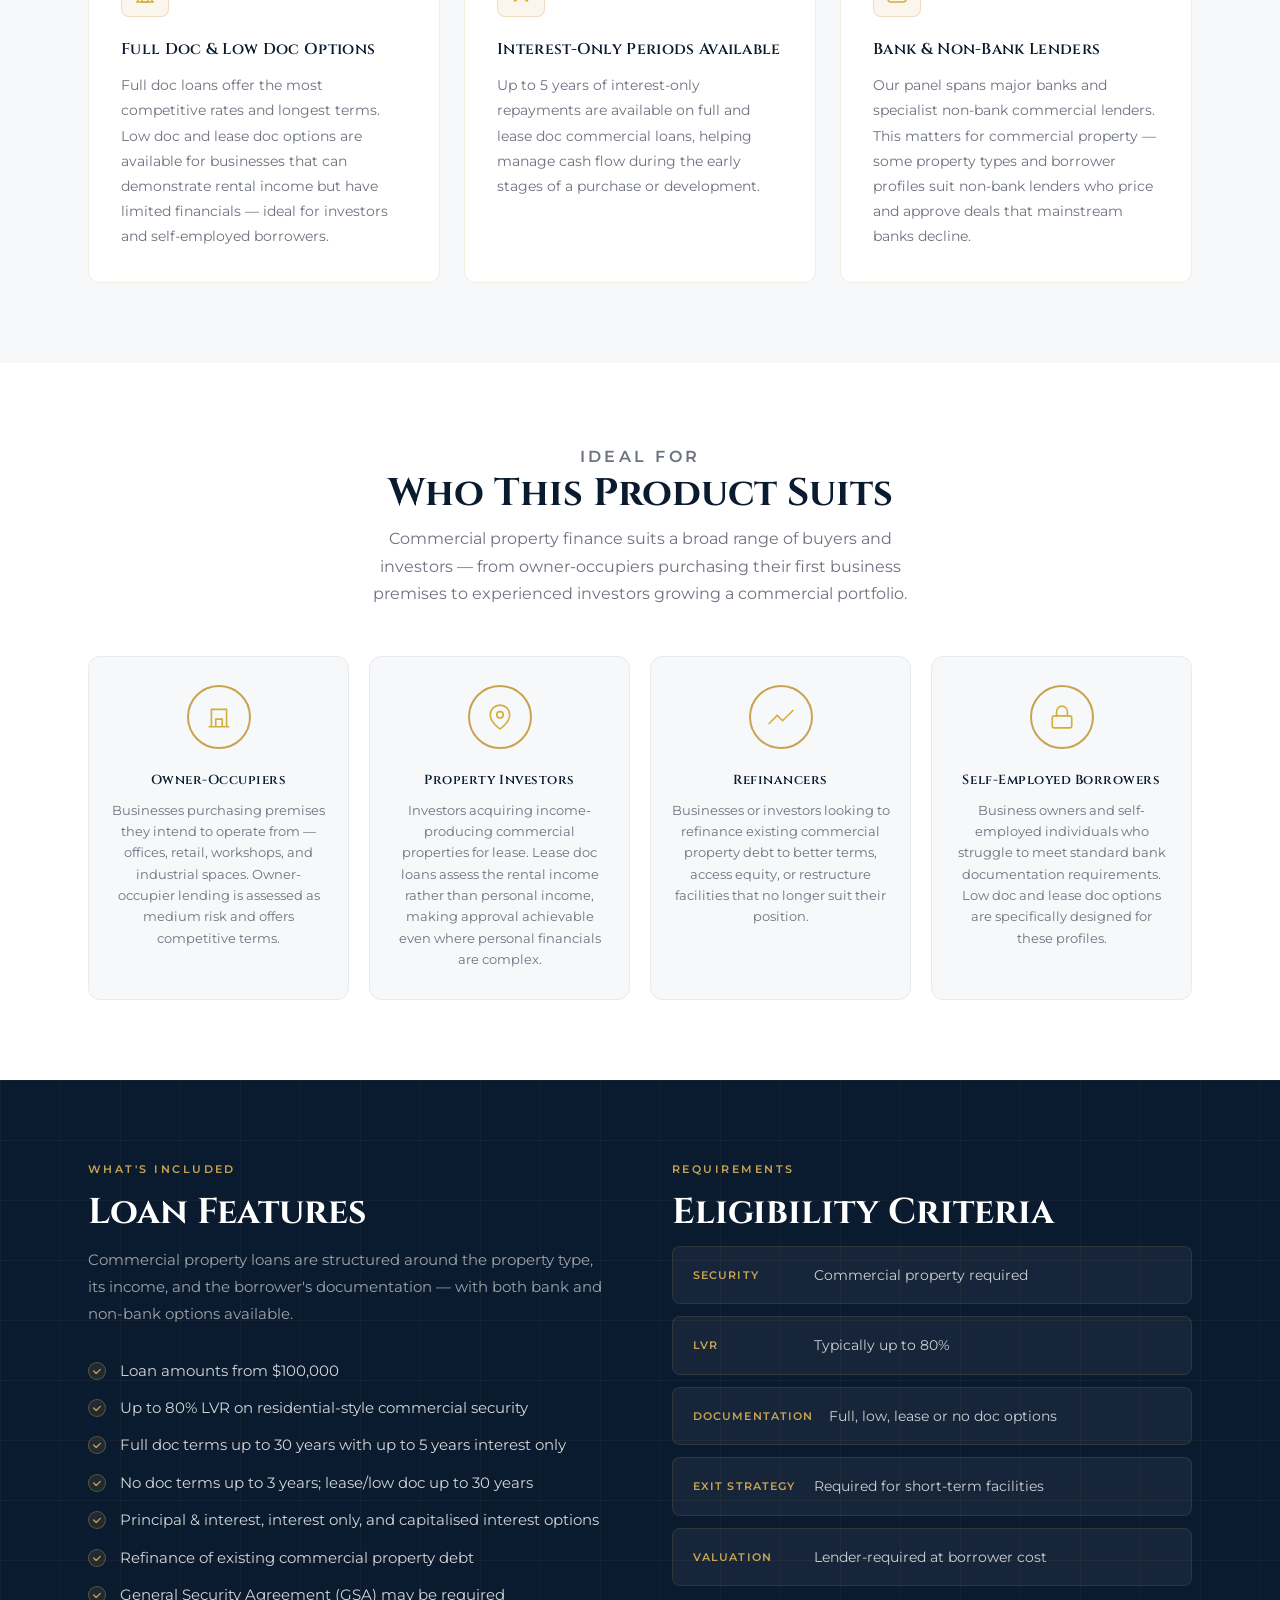
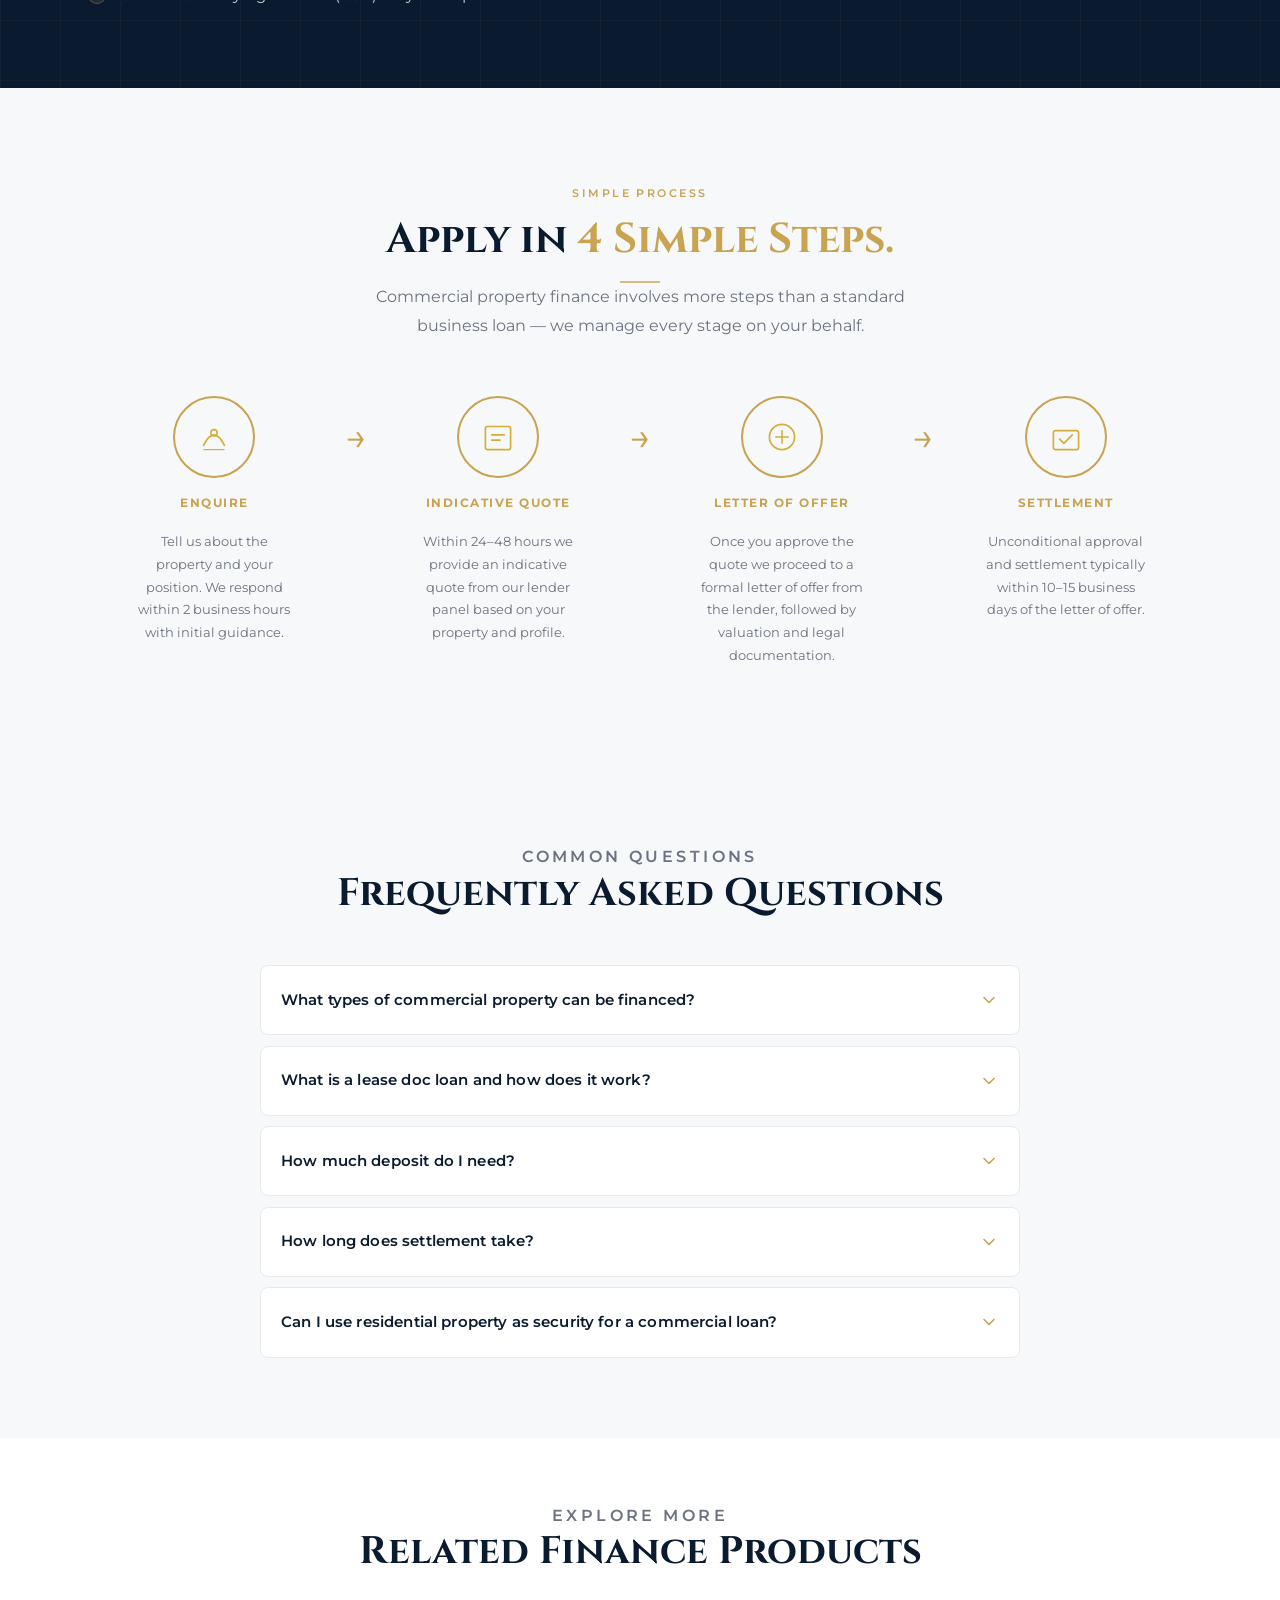
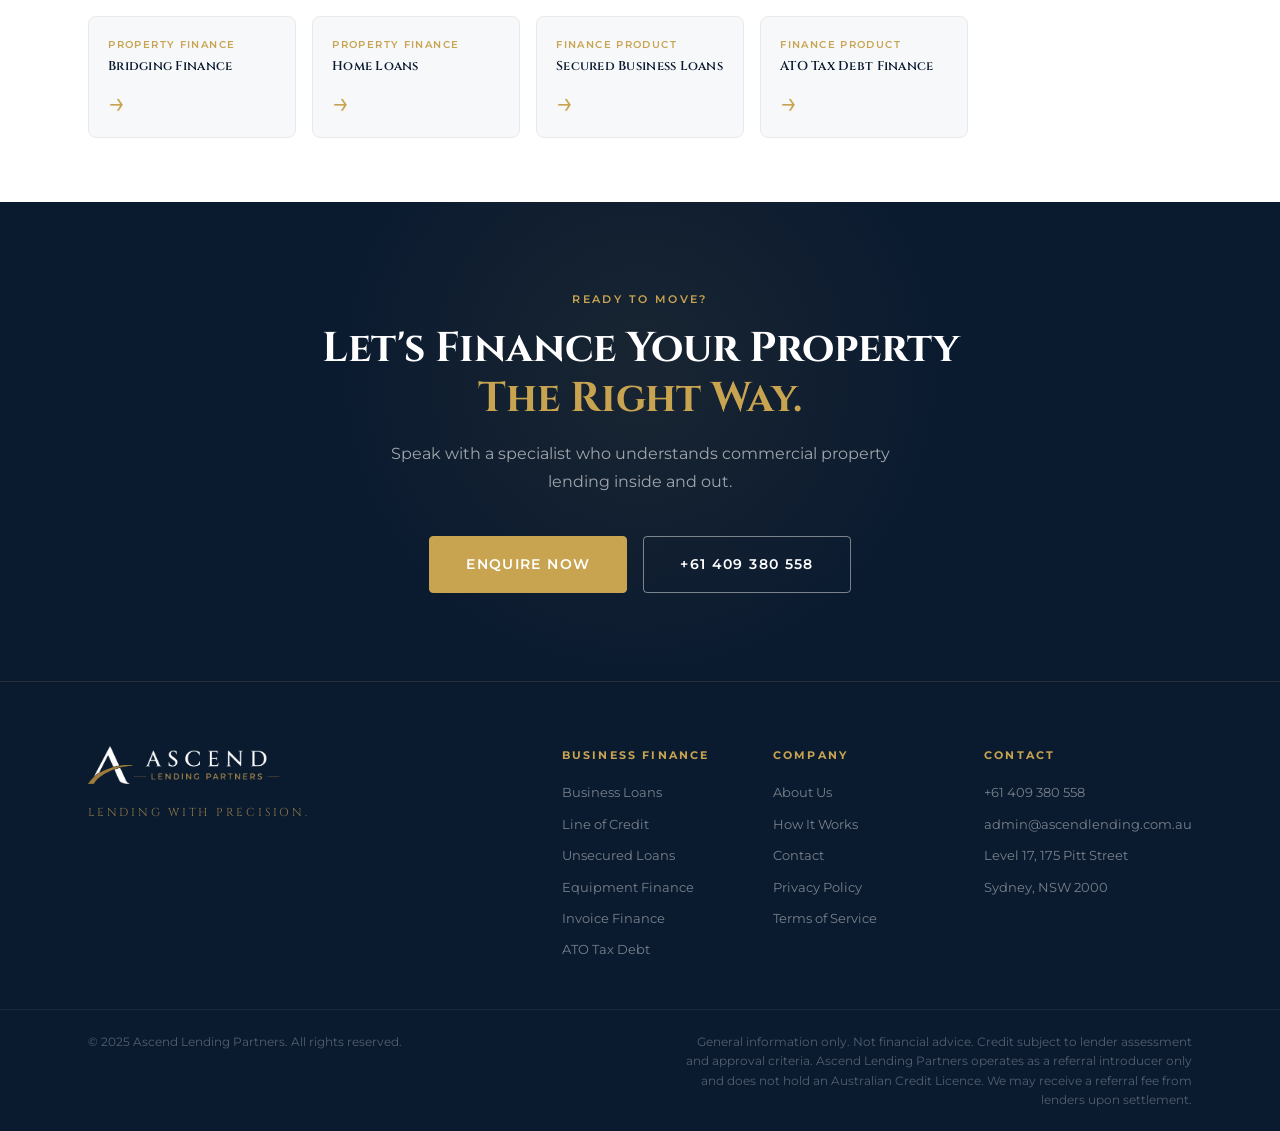
<file: commercial-property-loans.html>
<!doctype html>
<html lang="en">
<head>
  <meta charset="UTF-8" />
  <meta name="viewport" content="width=device-width, initial-scale=1.0" />
  <meta name="description" content="Commercial property loans for Australian businesses. Purchase, refinance or develop commercial real estate with Ascend Lending Partners — 60+ lenders, up to 80% LVR." />
  <title>Commercial Property Loans Australia | Ascend Lending Partners</title>
  <link rel="canonical" href="https://www.ascendlendingpartners.com.au/products/commercial-property-loans.html" />
  <meta property="og:title" content="Commercial Property Loans Australia | Ascend Lending Partners" />
  <meta property="og:description" content="Commercial property loans for offices, warehouses, retail and industrial properties. Up to 80% LVR, full doc and low doc options, terms up to 30 years." />
  <meta property="og:url" content="https://www.ascendlendingpartners.com.au/products/commercial-property-loans.html" />
  <meta property="og:type" content="website" />
  <meta name="robots" content="index, follow" />
  <style>body{opacity:0;transition:opacity 0.2s}body.loaded{opacity:1}</style>
  <link rel="preconnect" href="https://fonts.googleapis.com" />
  <link rel="preconnect" href="https://fonts.gstatic.com" crossorigin />
  <link href="https://fonts.googleapis.com/css2?family=Cinzel:wght@400;600;700&family=Montserrat:wght@300;400;500;600;700&display=swap" rel="stylesheet" />
  <link rel="stylesheet" href="../styles.css" />
  <link rel="stylesheet" href="../product-pages.css" />
</head>
<body>
  <div id="navbar-placeholder"></div>

  <nav class="breadcrumb" aria-label="Breadcrumb">
    <div class="container">
      <a href="../index.html">Home</a>
      <span class="breadcrumb__sep" aria-hidden="true">›</span>
      <span>Commercial Property Loans</span>
    </div>
  </nav>

  <section class="prod-hero">
    <div class="container prod-hero__inner">
      <div class="prod-hero__content">
        <p class="prod-hero__tag">Property Finance</p>
        <h1>Commercial Property Loans</h1>
        <p class="prod-hero__sub">Finance for the purchase, refinance or development of commercial real estate — offices, warehouses, retail, industrial and mixed-use. Structured around the property and your business position.</p>
        <div class="prod-hero__actions">
          <a href="../index.html#contact" class="btn btn--gold btn--lg">Enquire Now</a>
          <a href="#overview" class="btn btn--outline btn--lg">Learn More</a>
        </div>
      </div>
      <div class="prod-hero__stats">
        <div class="prod-stat">
          <span class="prod-stat__value">$100K+</span>
          <span class="prod-stat__label">Starting From</span>
        </div>
        <div class="prod-stat">
          <span class="prod-stat__value">80% LVR</span>
          <span class="prod-stat__label">Maximum</span>
        </div>
        <div class="prod-stat">
          <span class="prod-stat__value">30 Years</span>
          <span class="prod-stat__label">Max Term (Full Doc)</span>
        </div>
      </div>
    </div>
  </section>

  <section class="prod-overview" id="overview">
    <div class="container prod-overview__inner">
      <div class="prod-overview__left">
        <p class="section-eyebrow">What It Is</p>
        <h2>Finance Built Around the Property</h2>
        <p>A commercial property loan — also known as a commercial real estate loan — allows businesses and investors to purchase, refinance or develop income-producing commercial properties. This includes offices, retail spaces, warehouses, factories, hospitality venues and mixed-use buildings.</p>
        <p>Unlike residential lending, commercial property finance is assessed on the property itself as much as the borrower — its income potential, location, tenancy, and risk category all influence lender appetite and pricing. At Ascend, we access both bank and non-bank lenders to find the right fit for your specific property type and situation, whether full doc or low doc.</p>
      </div>
      <div class="prod-overview__right">
        <div class="prod-stat-card">
          <span class="prod-stat-card__value">$100K–$30M+</span>
          <span class="prod-stat-card__label">Loan Range</span>
        </div>
        <div class="prod-stat-card">
          <span class="prod-stat-card__value">Up to 80%</span>
          <span class="prod-stat-card__label">LVR Available</span>
        </div>
        <div class="prod-stat-card">
          <span class="prod-stat-card__value">Up to 30 Years</span>
          <span class="prod-stat-card__label">Full/Lease Doc Term</span>
        </div>
        <div class="prod-stat-card">
          <span class="prod-stat-card__value">24–48 hrs</span>
          <span class="prod-stat-card__label">Pre-Approval Time</span>
        </div>
      </div>
    </div>
  </section>

  <section class="prod-benefits">
    <div class="container">
      <div class="prod-section-header">
        <p class="section-eyebrow">Why It Works</p>
        <h2>Key Benefits</h2>
        <p>Commercial property finance gives businesses access to long-term, asset-backed capital — with the right structuring making a material difference to cost and flexibility.</p>
      </div>
      <div class="prod-benefits__grid">
        <div class="benefit-card">
          <div class="benefit-card__icon">
            <svg width="24" height="24" viewBox="0 0 24 24" fill="none"><path d="M3 21h18M5 21V8l7-5 7 5v13" stroke="#D4AF37" stroke-width="1.6" stroke-linejoin="round"/><rect x="9" y="13" width="6" height="8" stroke="#D4AF37" stroke-width="1.5"/></svg>
          </div>
          <h3>Full Doc &amp; Low Doc Options</h3>
          <p>Full doc loans offer the most competitive rates and longest terms. Low doc and lease doc options are available for businesses that can demonstrate rental income but have limited financials — ideal for investors and self-employed borrowers.</p>
        </div>
        <div class="benefit-card">
          <div class="benefit-card__icon">
            <svg width="24" height="24" viewBox="0 0 24 24" fill="none"><path d="M12 2l3 7h7l-5.5 4 2 7L12 16l-6.5 4 2-7L2 9h7z" stroke="#D4AF37" stroke-width="1.6" stroke-linejoin="round"/></svg>
          </div>
          <h3>Interest-Only Periods Available</h3>
          <p>Up to 5 years of interest-only repayments are available on full and lease doc commercial loans, helping manage cash flow during the early stages of a purchase or development.</p>
        </div>
        <div class="benefit-card">
          <div class="benefit-card__icon">
            <svg width="24" height="24" viewBox="0 0 24 24" fill="none"><rect x="3" y="3" width="18" height="18" rx="3" stroke="#D4AF37" stroke-width="1.6"/><path d="M8 12h8M12 8v8" stroke="#D4AF37" stroke-width="1.6" stroke-linecap="round"/></svg>
          </div>
          <h3>Bank &amp; Non-Bank Lenders</h3>
          <p>Our panel spans major banks and specialist non-bank commercial lenders. This matters for commercial property — some property types and borrower profiles suit non-bank lenders who price and approve deals that mainstream banks decline.</p>
        </div>
      </div>
    </div>
  </section>

  <section class="prod-for">
    <div class="container">
      <div class="prod-section-header">
        <p class="section-eyebrow">Ideal For</p>
        <h2>Who This Product Suits</h2>
        <p>Commercial property finance suits a broad range of buyers and investors — from owner-occupiers purchasing their first business premises to experienced investors growing a commercial portfolio.</p>
      </div>
      <div class="prod-for__grid">
        <div class="for-card">
          <div class="for-card__icon"><svg viewBox="0 0 24 24" fill="none"><path d="M3 21h18M5 21V5h14v16M9 21v-7h6v7" stroke="#D4AF37" stroke-width="1.5"/></svg></div>
          <h3>Owner-Occupiers</h3>
          <p>Businesses purchasing premises they intend to operate from — offices, retail, workshops, and industrial spaces. Owner-occupier lending is assessed as medium risk and offers competitive terms.</p>
        </div>
        <div class="for-card">
          <div class="for-card__icon"><svg viewBox="0 0 24 24" fill="none"><path d="M21 10c0 7-9 13-9 13s-9-6-9-13a9 9 0 0 1 18 0z" stroke="#D4AF37" stroke-width="1.5"/><circle cx="12" cy="10" r="3" stroke="#D4AF37" stroke-width="1.5"/></svg></div>
          <h3>Property Investors</h3>
          <p>Investors acquiring income-producing commercial properties for lease. Lease doc loans assess the rental income rather than personal income, making approval achievable even where personal financials are complex.</p>
        </div>
        <div class="for-card">
          <div class="for-card__icon"><svg viewBox="0 0 24 24" fill="none"><polyline points="23 6 13.5 15.5 8.5 10.5 1 18" stroke="#D4AF37" stroke-width="1.5"/></svg></div>
          <h3>Refinancers</h3>
          <p>Businesses or investors looking to refinance existing commercial property debt to better terms, access equity, or restructure facilities that no longer suit their position.</p>
        </div>
        <div class="for-card">
          <div class="for-card__icon"><svg viewBox="0 0 24 24" fill="none"><rect x="3" y="11" width="18" height="11" rx="2" stroke="#D4AF37" stroke-width="1.5"/><path d="M7 11V7a5 5 0 0 1 10 0v4" stroke="#D4AF37" stroke-width="1.5"/></svg></div>
          <h3>Self-Employed Borrowers</h3>
          <p>Business owners and self-employed individuals who struggle to meet standard bank documentation requirements. Low doc and lease doc options are specifically designed for these profiles.</p>
        </div>
      </div>
    </div>
  </section>

  <section class="prod-features">
    <div class="container prod-features__inner">
      <div>
        <p class="section-eyebrow">What's Included</p>
        <h2>Loan Features</h2>
        <p class="prod-features__intro">Commercial property loans are structured around the property type, its income, and the borrower's documentation — with both bank and non-bank options available.</p>
        <ul class="feat-list">
          <li>Loan amounts from $100,000</li>
          <li>Up to 80% LVR on residential-style commercial security</li>
          <li>Full doc terms up to 30 years with up to 5 years interest only</li>
          <li>No doc terms up to 3 years; lease/low doc up to 30 years</li>
          <li>Principal &amp; interest, interest only, and capitalised interest options</li>
          <li>Refinance of existing commercial property debt</li>
          <li>General Security Agreement (GSA) may be required</li>
        </ul>
      </div>
      <div>
        <p class="section-eyebrow" style="color:var(--gold)">Requirements</p>
        <h2 style="color:var(--white);font-family:var(--font-heading);font-size:clamp(1.7rem,2.8vw,2.3rem);font-weight:700;line-height:1.2;margin-bottom:0.75rem">Eligibility Criteria</h2>
        <div class="elig-list">
          <div class="elig-item">
            <span class="elig-item__label">Security</span>
            <span class="elig-item__value">Commercial property required</span>
          </div>
          <div class="elig-item">
            <span class="elig-item__label">LVR</span>
            <span class="elig-item__value">Typically up to 80%</span>
          </div>
          <div class="elig-item">
            <span class="elig-item__label">Documentation</span>
            <span class="elig-item__value">Full, low, lease or no doc options</span>
          </div>
          <div class="elig-item">
            <span class="elig-item__label">Exit Strategy</span>
            <span class="elig-item__value">Required for short-term facilities</span>
          </div>
          <div class="elig-item">
            <span class="elig-item__label">Valuation</span>
            <span class="elig-item__value">Lender-required at borrower cost</span>
          </div>
        </div>
      </div>
    </div>
  </section>

  <section class="process prod-process" id="apply">
    <div class="container">
      <div class="section-header">
        <p class="section-eyebrow">Simple Process</p>
        <h2 class="section-title">Apply in <span class="text-gold">4 Simple Steps.</span></h2>
        <span class="section-rule" aria-hidden="true"></span>
        <p class="section-sub">Commercial property finance involves more steps than a standard business loan — we manage every stage on your behalf.</p>
      </div>
      <div class="process__steps">
        <div class="process__step">
          <div class="process__step-number" aria-hidden="true">01</div>
          <div class="process__step-icon" aria-hidden="true"><svg viewBox="0 0 40 40" fill="none"><path d="M10 28 Q20 8 30 28" stroke="#D4AF37" stroke-width="1.6" stroke-linecap="round" fill="none"/><circle cx="20" cy="16" r="3" stroke="#D4AF37" stroke-width="1.5"/><path d="M10 32h20" stroke="#D4AF37" stroke-width="1.2"/></svg></div>
          <h3 class="process__step-title">Enquire</h3>
          <p class="process__step-desc">Tell us about the property and your position. We respond within 2 business hours with initial guidance.</p>
        </div>
        <div class="process__connector" aria-hidden="true"></div>
        <div class="process__step">
          <div class="process__step-number" aria-hidden="true">02</div>
          <div class="process__step-icon" aria-hidden="true"><svg viewBox="0 0 40 40" fill="none"><rect x="8" y="10" width="24" height="22" rx="2" stroke="#D4AF37" stroke-width="1.6"/><path d="M14 18h12M14 23h8" stroke="#D4AF37" stroke-width="1.5" stroke-linecap="round"/></svg></div>
          <h3 class="process__step-title">Indicative Quote</h3>
          <p class="process__step-desc">Within 24–48 hours we provide an indicative quote from our lender panel based on your property and profile.</p>
        </div>
        <div class="process__connector" aria-hidden="true"></div>
        <div class="process__step">
          <div class="process__step-number" aria-hidden="true">03</div>
          <div class="process__step-icon" aria-hidden="true"><svg viewBox="0 0 40 40" fill="none"><circle cx="20" cy="20" r="12" stroke="#D4AF37" stroke-width="1.6"/><path d="M14 20h12M20 14v12" stroke="#D4AF37" stroke-width="1.5" stroke-linecap="round"/></svg></div>
          <h3 class="process__step-title">Letter of Offer</h3>
          <p class="process__step-desc">Once you approve the quote we proceed to a formal letter of offer from the lender, followed by valuation and legal documentation.</p>
        </div>
        <div class="process__connector" aria-hidden="true"></div>
        <div class="process__step">
          <div class="process__step-number" aria-hidden="true">04</div>
          <div class="process__step-icon" aria-hidden="true"><svg viewBox="0 0 40 40" fill="none"><rect x="8" y="14" width="24" height="18" rx="2" stroke="#D4AF37" stroke-width="1.6"/><path d="M14 22l4 4 8-8" stroke="#D4AF37" stroke-width="1.6" stroke-linecap="round" stroke-linejoin="round"/></svg></div>
          <h3 class="process__step-title">Settlement</h3>
          <p class="process__step-desc">Unconditional approval and settlement typically within 10–15 business days of the letter of offer.</p>
        </div>
      </div>
    </div>
  </section>

  <section class="prod-faq">
    <div class="container">
      <div class="prod-section-header">
        <p class="section-eyebrow">Common Questions</p>
        <h2>Frequently Asked Questions</h2>
      </div>
      <div class="faq-list">
        <div class="faq-item">
          <button class="faq-question" aria-expanded="false">What types of commercial property can be financed?</button>
          <div class="faq-answer"><p>We can finance retail buildings, offices, industrial warehouses, factories, hospitality venues (hotels, restaurants, childcare), medical facilities, mixed-use buildings, and agricultural properties. Each property type has different lender appetite and pricing — we'll identify the right match for your specific asset.</p></div>
        </div>
        <div class="faq-item">
          <button class="faq-question" aria-expanded="false">What is a lease doc loan and how does it work?</button>
          <div class="faq-answer"><p>A lease doc loan is assessed on the rental income from the commercial property rather than requiring full personal or business financials. This makes it ideal for investors who receive strong lease income from tenants but have complex or variable personal income. The lease agreement and property details replace traditional income documentation.</p></div>
        </div>
        <div class="faq-item">
          <button class="faq-question" aria-expanded="false">How much deposit do I need?</button>
          <div class="faq-answer"><p>Commercial property loans typically require a minimum 20% deposit (80% LVR maximum), though this varies by lender, property type, and your financial position. Unlike residential lending, there is no Lender's Mortgage Insurance available for commercial property — so the deposit requirement is firm. Some lenders accept equity in other properties in lieu of a cash deposit.</p></div>
        </div>
        <div class="faq-item">
          <button class="faq-question" aria-expanded="false">How long does settlement take?</button>
          <div class="faq-answer"><p>Pre-approval is typically available within 24–48 hours. Unconditional approval and settlement generally takes 10–15 business days from receipt of the signed letter of offer, allowing time for valuation and legal documentation. Complex transactions or development loans may take longer.</p></div>
        </div>
        <div class="faq-item">
          <button class="faq-question" aria-expanded="false">Can I use residential property as security for a commercial loan?</button>
          <div class="faq-answer"><p>In some cases yes — cross-collateralisation (using residential property as additional security for a commercial loan) is available with certain lenders. This can help achieve a higher LVR or lower rate, but it does increase the risk exposure on your residential property. We'll advise on whether this structure is appropriate for your situation.</p></div>
        </div>
      </div>
    </div>
  </section>

  <section class="prod-related">
    <div class="container">
      <div class="prod-section-header">
        <p class="section-eyebrow">Explore More</p>
        <h2>Related Finance Products</h2>
      </div>
      <div class="prod-related__grid">
        <a href="bridging-finance.html" class="related-card">
          <span class="related-card__label">Property Finance</span>
          <span class="related-card__title">Bridging Finance</span>
          <span class="related-card__arrow">→</span>
        </a>
        <a href="home-loans.html" class="related-card">
          <span class="related-card__label">Property Finance</span>
          <span class="related-card__title">Home Loans</span>
          <span class="related-card__arrow">→</span>
        </a>
        <a href="secured-business-loans.html" class="related-card">
          <span class="related-card__label">Finance Product</span>
          <span class="related-card__title">Secured Business Loans</span>
          <span class="related-card__arrow">→</span>
        </a>
        <a href="ato-tax-debt-loans.html" class="related-card">
          <span class="related-card__label">Finance Product</span>
          <span class="related-card__title">ATO Tax Debt Finance</span>
          <span class="related-card__arrow">→</span>
        </a>
      </div>
    </div>
  </section>

  <section class="prod-cta">
    <div class="container">
      <p class="prod-cta__eyebrow">Ready to Move?</p>
      <h2>Let's Finance Your Property<br /><span class="text-gold">The Right Way.</span></h2>
      <p class="prod-cta__sub">Speak with a specialist who understands commercial property lending inside and out.</p>
      <div class="prod-cta__actions">
        <a href="../index.html#contact" class="btn btn--gold btn--lg">Enquire Now</a>
        <a href="tel:+61409380558" class="btn btn--outline-light btn--lg">+61 409 380 558</a>
      </div>
    </div>
  </section>

  <div id="footer-placeholder"></div>
  <script src="../components.js"></script>
</body>
</html>
</file>
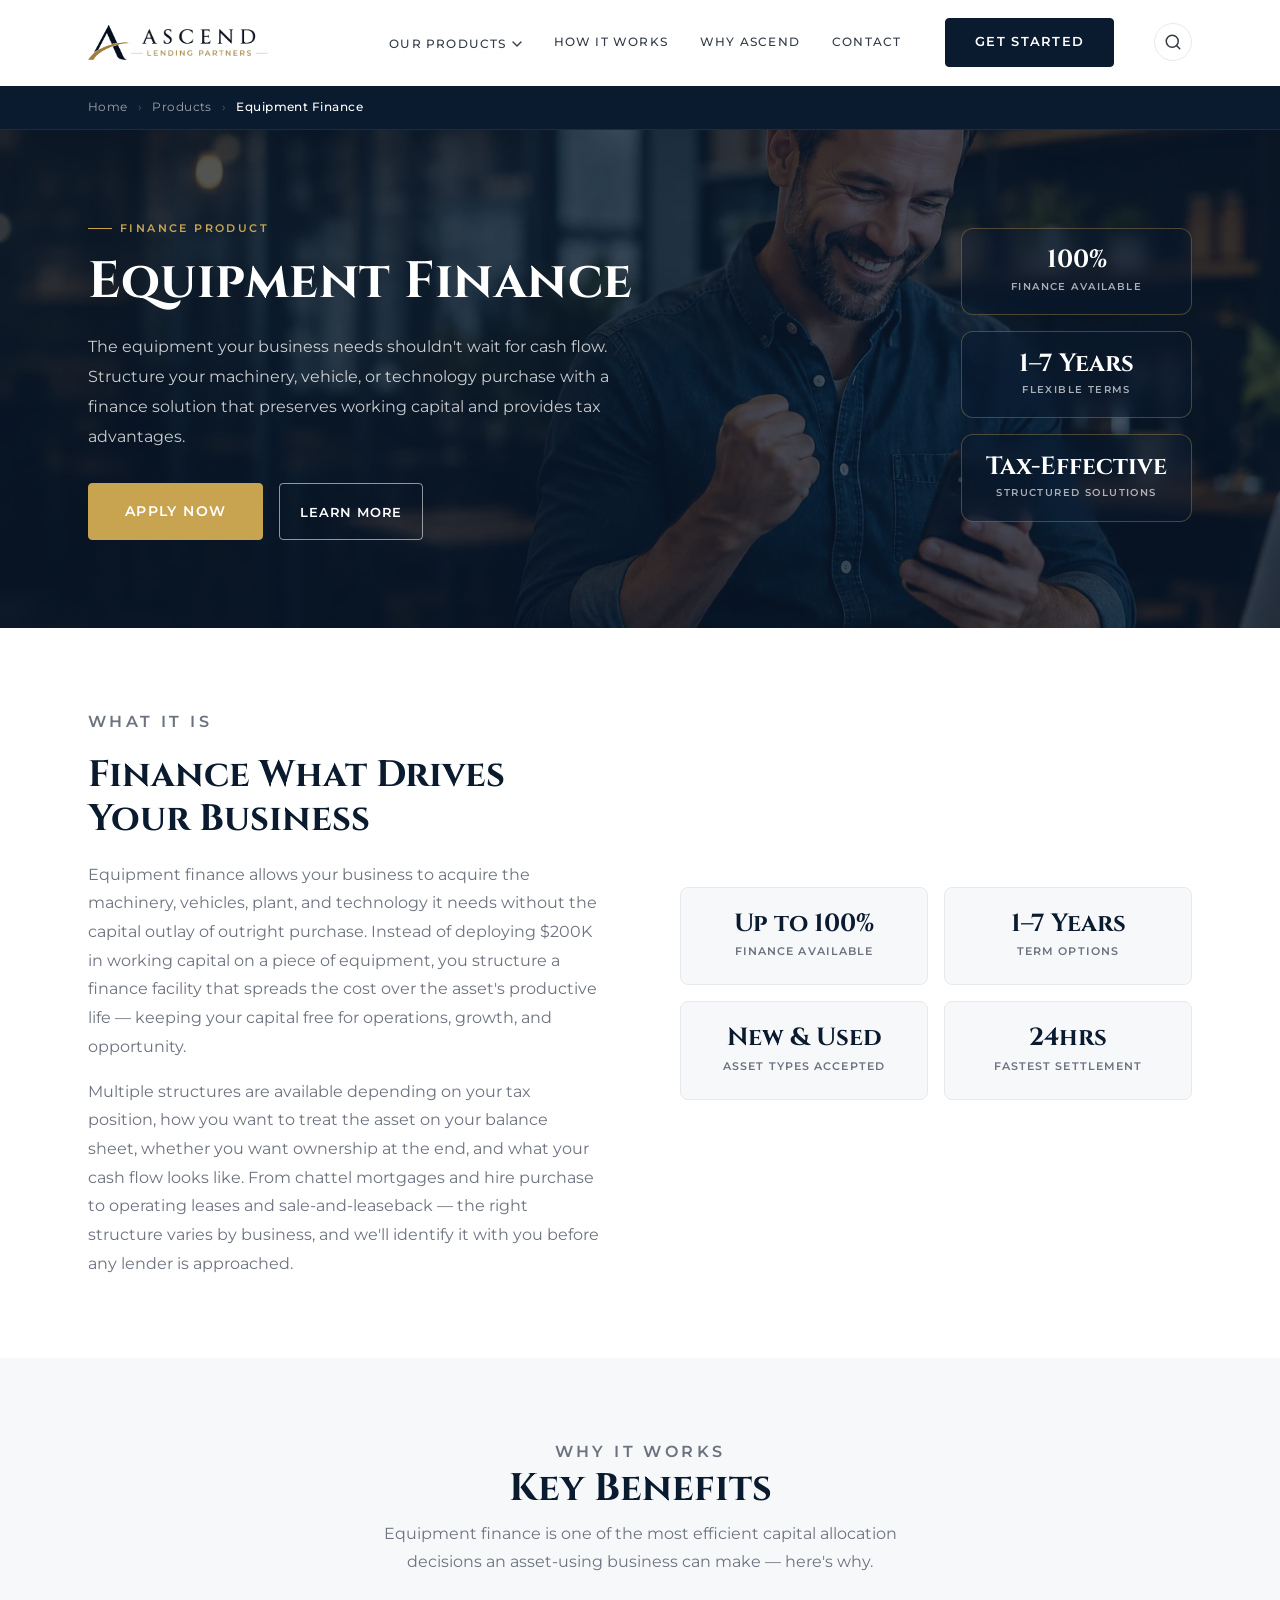
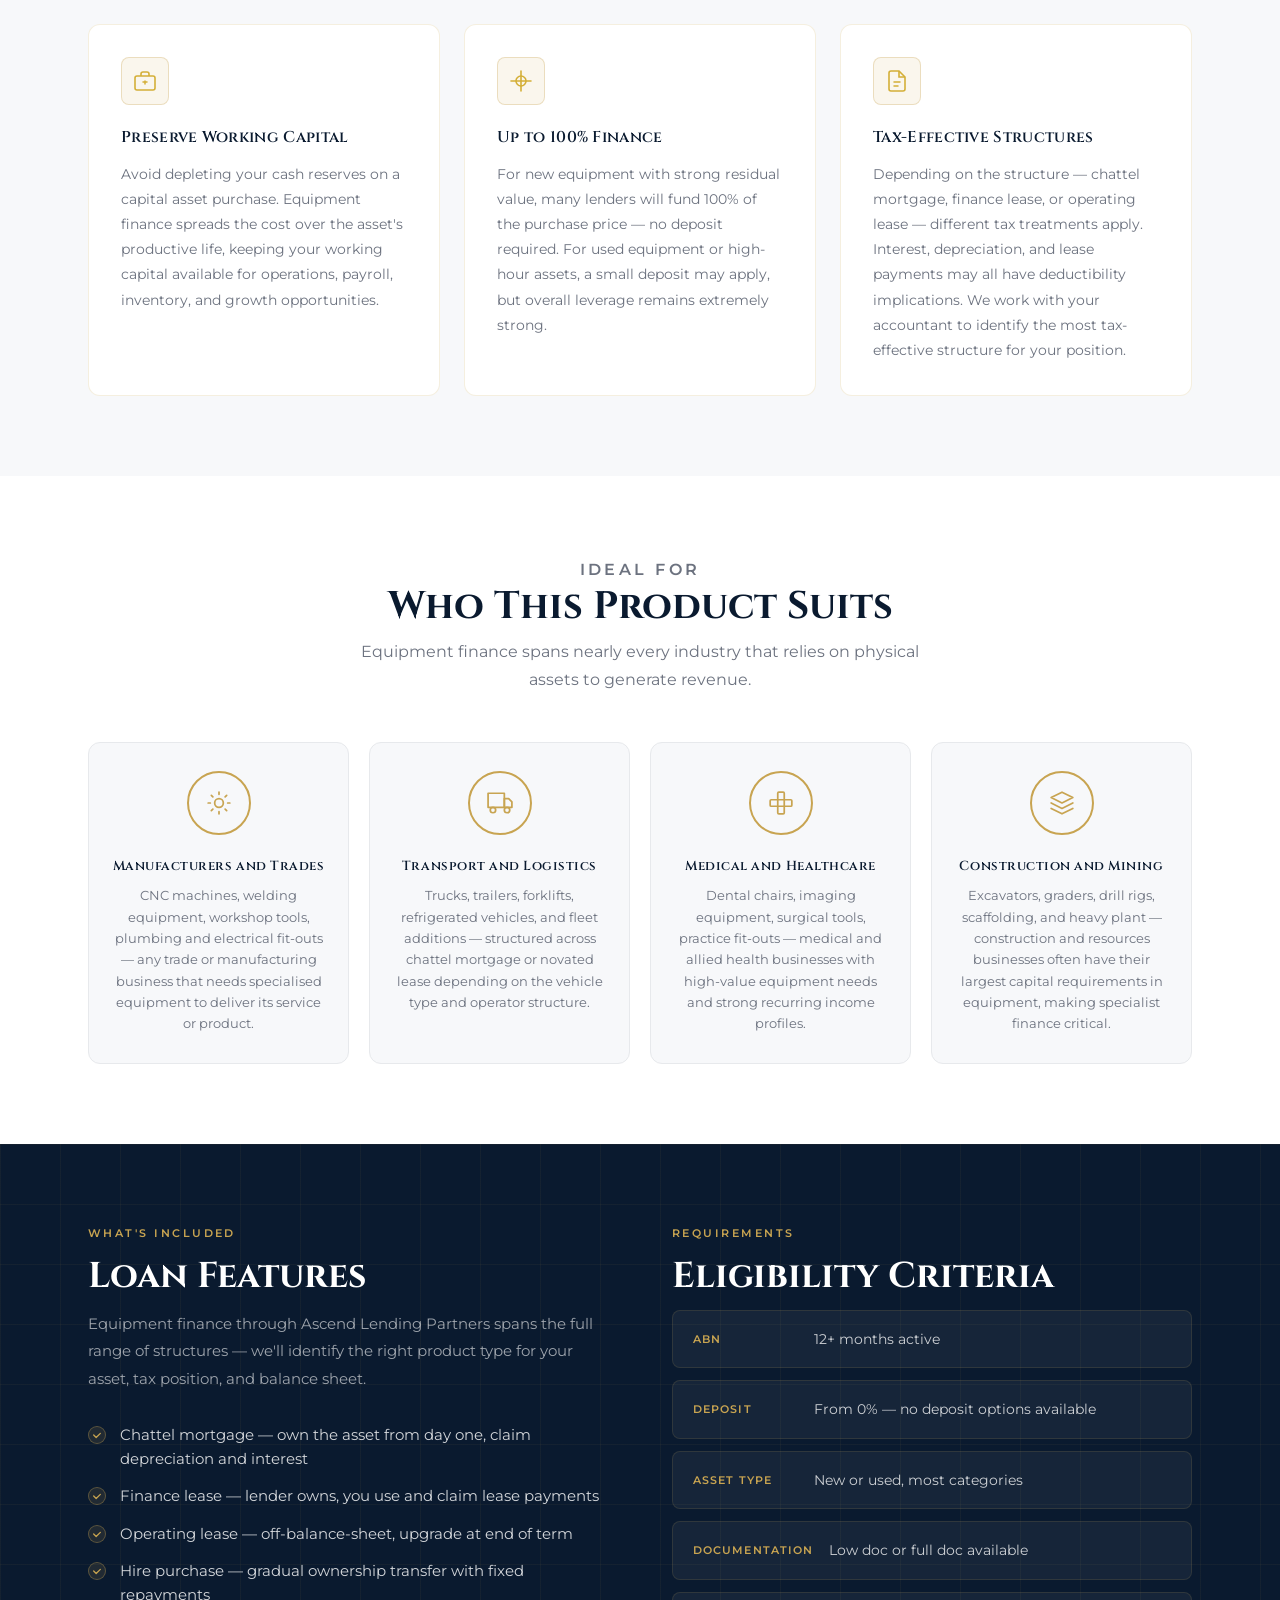
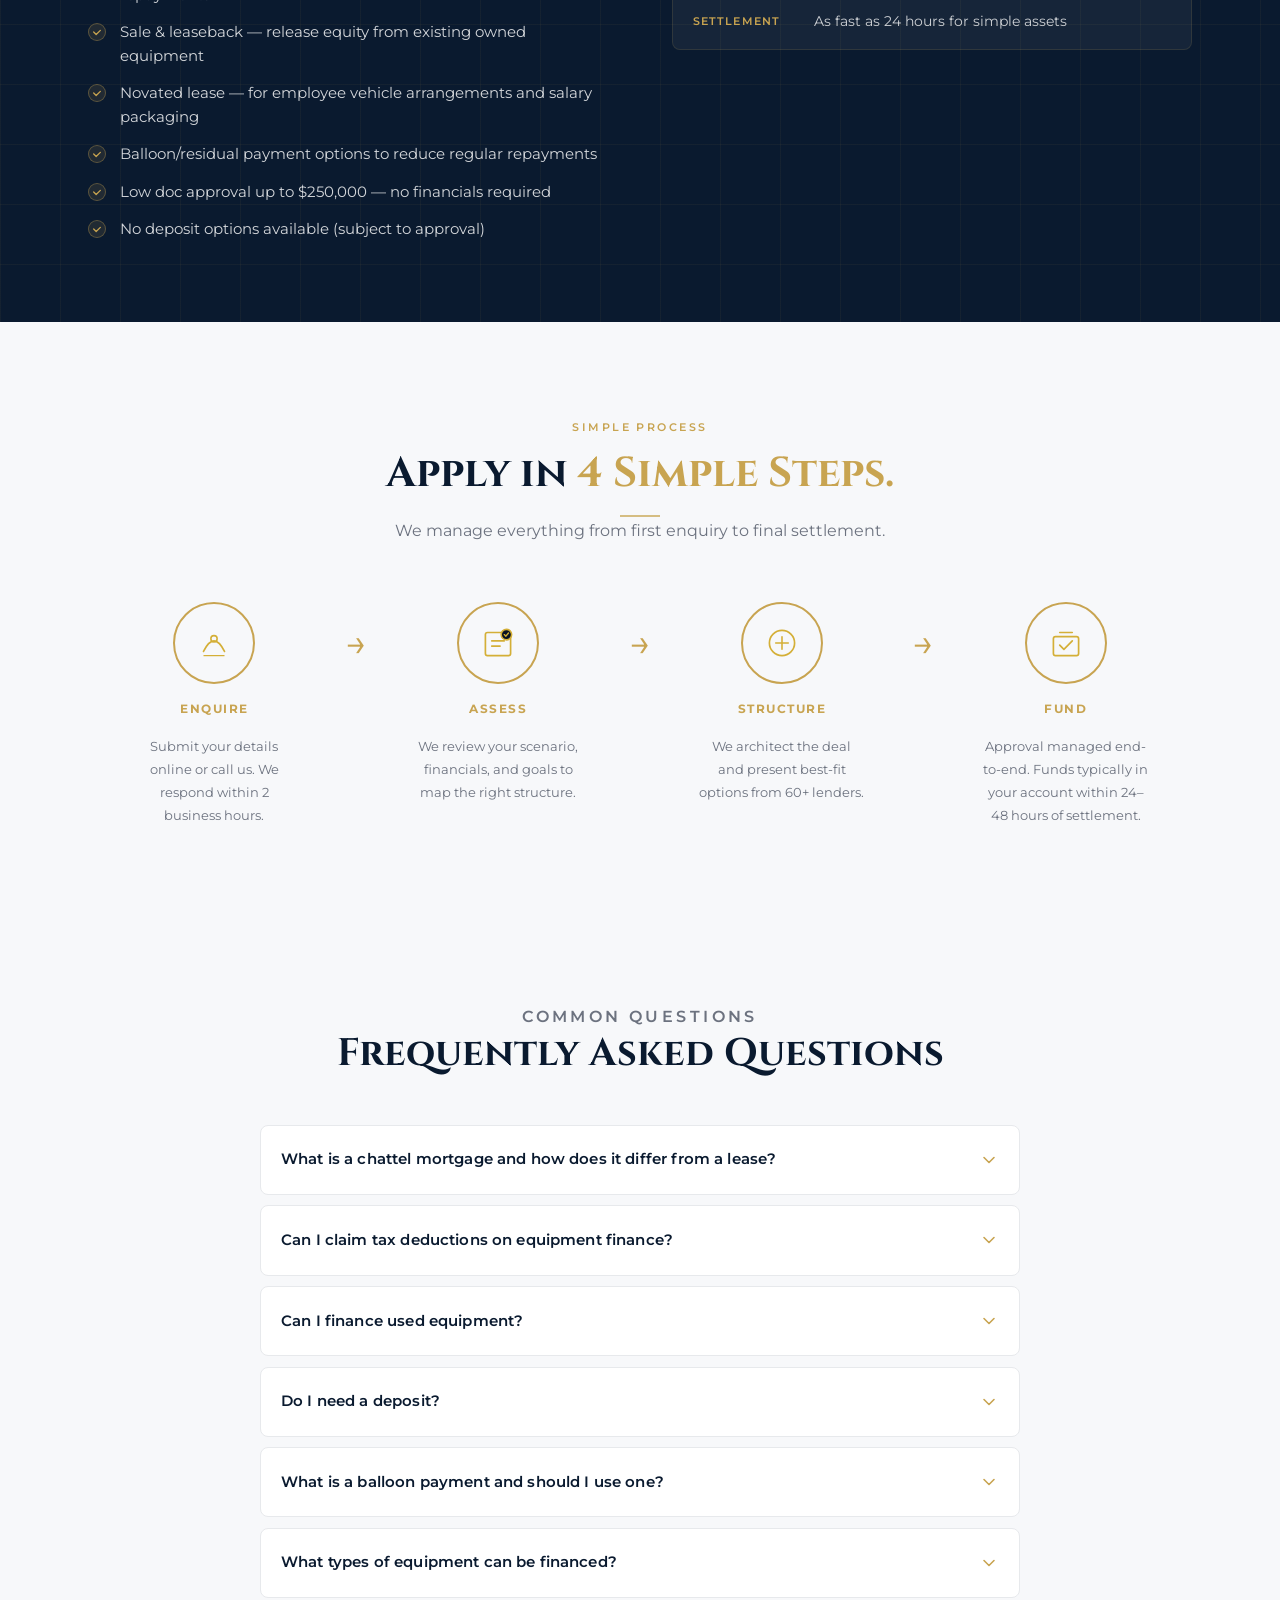
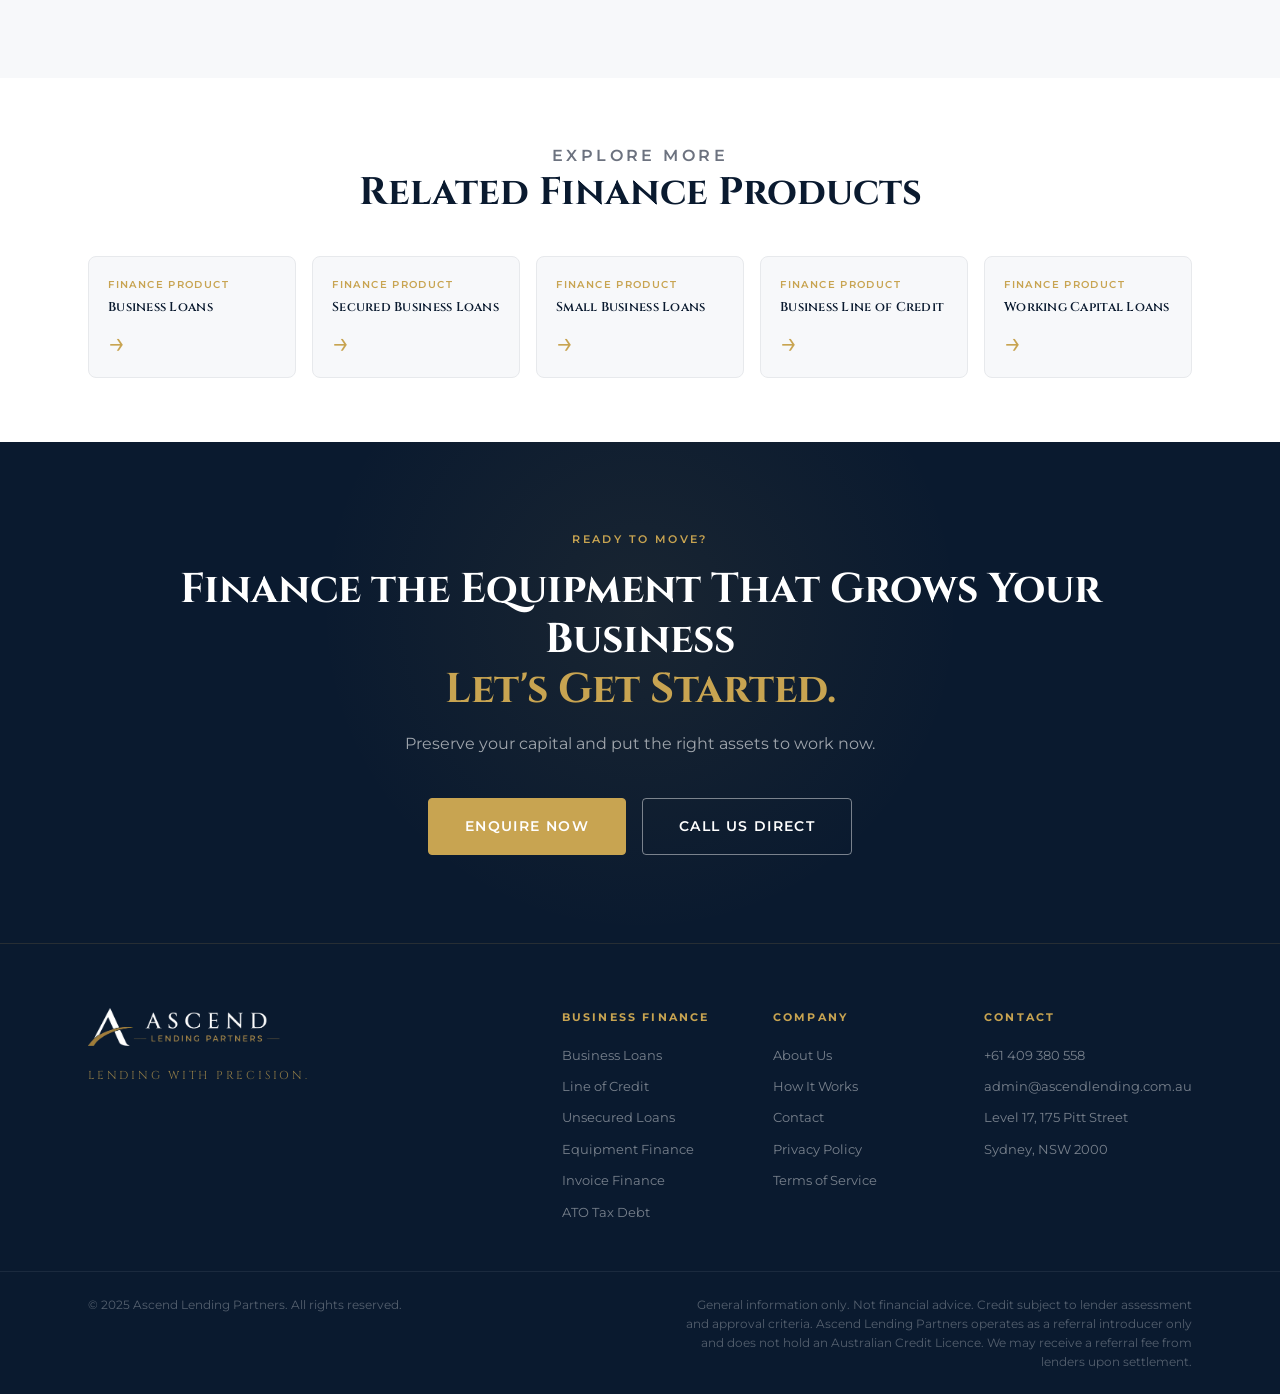
<file: high-doc-loans.html>
<!doctype html>
<html lang="en">
<head>
  <meta charset="UTF-8" />
  <meta name="viewport" content="width=device-width, initial-scale=1.0" />
  <meta name="description" content="Equipment finance for Australian businesses. Fund machinery, vehicles, technology and plant without tying up working capital. Chattel mortgage, lease and hire purchase available." />
  <title>Equipment Finance Australia | Ascend Lending Partners</title>
  <style>body{opacity:0;transition:opacity 0.2s}body.loaded{opacity:1}</style>
  <link rel="preconnect" href="https://fonts.googleapis.com" />
  <link rel="preconnect" href="https://fonts.gstatic.com" crossorigin />
  <link href="https://fonts.googleapis.com/css2?family=Cinzel:wght@400;600;700&family=Montserrat:wght@300;400;500;600;700&display=swap" rel="stylesheet" />
  <link rel="stylesheet" href="../styles.css" />
  <link rel="stylesheet" href="../product-pages.css" />
</head>
<body>
  <div id="navbar-placeholder"></div>

  <!-- BREADCRUMB -->
  <nav class="breadcrumb" aria-label="Breadcrumb">
    <div class="container">
      <a href="../index.html">Home</a>
      <span class="breadcrumb__sep" aria-hidden="true">›</span>
      <a href="index.html">Products</a>
      <span class="breadcrumb__sep" aria-hidden="true">›</span>
      <span>Equipment Finance</span>
    </div>
  </nav>

  <!-- HERO -->
  <section class="prod-hero">
    <div class="container prod-hero__inner">
      <div class="prod-hero__content">
        <p class="prod-hero__tag">Finance Product</p>
        <h1>Equipment Finance</h1>
        <p class="prod-hero__sub">The equipment your business needs shouldn't wait for cash flow. Structure your machinery, vehicle, or technology purchase with a finance solution that preserves working capital and provides tax advantages.</p>
        <div class="prod-hero__actions">
          <a href="../index.html#contact" class="btn btn--gold btn--lg">Apply Now</a>
          <a href="#overview" class="btn btn--outline btn--lg">Learn More</a>
        </div>
      </div>
      <div class="prod-hero__stats">
        <div class="prod-stat">
          <span class="prod-stat__value">100%</span>
          <span class="prod-stat__label">Finance Available</span>
        </div>
        <div class="prod-stat">
          <span class="prod-stat__value">1–7 Years</span>
          <span class="prod-stat__label">Flexible Terms</span>
        </div>
        <div class="prod-stat">
          <span class="prod-stat__value">Tax-Effective</span>
          <span class="prod-stat__label">Structured Solutions</span>
        </div>
      </div>
    </div>
  </section>

  <!-- OVERVIEW -->
  <section class="prod-overview" id="overview">
    <div class="container prod-overview__inner">
      <div class="prod-overview__left">
        <p class="section-eyebrow">What It Is</p>
        <h2>Finance What Drives Your Business</h2>
        <p>Equipment finance allows your business to acquire the machinery, vehicles, plant, and technology it needs without the capital outlay of outright purchase. Instead of deploying $200K in working capital on a piece of equipment, you structure a finance facility that spreads the cost over the asset's productive life — keeping your capital free for operations, growth, and opportunity.</p>
        <p>Multiple structures are available depending on your tax position, how you want to treat the asset on your balance sheet, whether you want ownership at the end, and what your cash flow looks like. From chattel mortgages and hire purchase to operating leases and sale-and-leaseback — the right structure varies by business, and we'll identify it with you before any lender is approached.</p>
      </div>
      <div class="prod-overview__right">
        <div class="prod-stat-card">
          <span class="prod-stat-card__value">Up to 100%</span>
          <span class="prod-stat-card__label">Finance Available</span>
        </div>
        <div class="prod-stat-card">
          <span class="prod-stat-card__value">1–7 Years</span>
          <span class="prod-stat-card__label">Term Options</span>
        </div>
        <div class="prod-stat-card">
          <span class="prod-stat-card__value">New &amp; Used</span>
          <span class="prod-stat-card__label">Asset Types Accepted</span>
        </div>
        <div class="prod-stat-card">
          <span class="prod-stat-card__value">24hrs</span>
          <span class="prod-stat-card__label">Fastest Settlement</span>
        </div>
      </div>
    </div>
  </section>

  <!-- BENEFITS -->
  <section class="prod-benefits">
    <div class="container">
      <div class="prod-section-header">
        <p class="section-eyebrow">Why It Works</p>
        <h2>Key Benefits</h2>
        <p>Equipment finance is one of the most efficient capital allocation decisions an asset-using business can make — here's why.</p>
      </div>
      <div class="prod-benefits__grid">
        <div class="benefit-card">
          <div class="benefit-card__icon">
            <svg width="24" height="24" viewBox="0 0 24 24" fill="none" xmlns="http://www.w3.org/2000/svg">
              <rect x="2" y="7" width="20" height="14" rx="2" stroke="#D4AF37" stroke-width="1.6"/>
              <path d="M16 7V5a2 2 0 00-2-2h-4a2 2 0 00-2 2v2" stroke="#D4AF37" stroke-width="1.6"/>
              <path d="M12 12v3M10 13h4" stroke="#D4AF37" stroke-width="1.5" stroke-linecap="round"/>
            </svg>
          </div>
          <h3>Preserve Working Capital</h3>
          <p>Avoid depleting your cash reserves on a capital asset purchase. Equipment finance spreads the cost over the asset's productive life, keeping your working capital available for operations, payroll, inventory, and growth opportunities.</p>
        </div>
        <div class="benefit-card">
          <div class="benefit-card__icon">
            <svg width="24" height="24" viewBox="0 0 24 24" fill="none" xmlns="http://www.w3.org/2000/svg">
              <path d="M12 2v20M2 12h20" stroke="#D4AF37" stroke-width="1.6" stroke-linecap="round"/>
              <circle cx="12" cy="12" r="5" stroke="#D4AF37" stroke-width="1.6"/>
            </svg>
          </div>
          <h3>Up to 100% Finance</h3>
          <p>For new equipment with strong residual value, many lenders will fund 100% of the purchase price — no deposit required. For used equipment or high-hour assets, a small deposit may apply, but overall leverage remains extremely strong.</p>
        </div>
        <div class="benefit-card">
          <div class="benefit-card__icon">
            <svg width="24" height="24" viewBox="0 0 24 24" fill="none" xmlns="http://www.w3.org/2000/svg">
              <path d="M14 2H6a2 2 0 00-2 2v16a2 2 0 002 2h12a2 2 0 002-2V8z" stroke="#D4AF37" stroke-width="1.6"/>
              <path d="M14 2v6h6" stroke="#D4AF37" stroke-width="1.6"/>
              <path d="M9 13h6M9 17h4" stroke="#D4AF37" stroke-width="1.5" stroke-linecap="round"/>
            </svg>
          </div>
          <h3>Tax-Effective Structures</h3>
          <p>Depending on the structure — chattel mortgage, finance lease, or operating lease — different tax treatments apply. Interest, depreciation, and lease payments may all have deductibility implications. We work with your accountant to identify the most tax-effective structure for your position.</p>
        </div>
      </div>
    </div>
  </section>

  <!-- WHO IT'S FOR -->
  <section class="prod-for">
    <div class="container">
      <div class="prod-section-header">
        <p class="section-eyebrow">Ideal For</p>
        <h2>Who This Product Suits</h2>
        <p>Equipment finance spans nearly every industry that relies on physical assets to generate revenue.</p>
      </div>
      <div class="prod-for__grid">
        <div class="for-card">
          <div class="for-card__icon"><svg viewBox="0 0 24 24" fill="none" xmlns="http://www.w3.org/2000/svg"><circle cx="12" cy="12" r="4"/><path d="M12 2v2M12 20v2M4.93 4.93l1.41 1.41M17.66 17.66l1.41 1.41M2 12h2M20 12h2M6.34 17.66l-1.41 1.41M19.07 4.93l-1.41 1.41"/></svg></div>
          <h3>Manufacturers and Trades</h3>
          <p>CNC machines, welding equipment, workshop tools, plumbing and electrical fit-outs — any trade or manufacturing business that needs specialised equipment to deliver its service or product.</p>
        </div>
        <div class="for-card">
          <div class="for-card__icon"><svg viewBox="0 0 24 24" fill="none" xmlns="http://www.w3.org/2000/svg"><rect x="1" y="3" width="15" height="13"/><polygon points="16 8 20 8 23 11 23 16 16 16 16 8"/><circle cx="5.5" cy="18.5" r="2.5"/><circle cx="18.5" cy="18.5" r="2.5"/></svg></div>
          <h3>Transport and Logistics</h3>
          <p>Trucks, trailers, forklifts, refrigerated vehicles, and fleet additions — structured across chattel mortgage or novated lease depending on the vehicle type and operator structure.</p>
        </div>
        <div class="for-card">
          <div class="for-card__icon"><svg viewBox="0 0 24 24" fill="none" xmlns="http://www.w3.org/2000/svg"><rect x="9" y="2" width="6" height="20" rx="1"/><rect x="2" y="9" width="20" height="6" rx="1"/></svg></div>
          <h3>Medical and Healthcare</h3>
          <p>Dental chairs, imaging equipment, surgical tools, practice fit-outs — medical and allied health businesses with high-value equipment needs and strong recurring income profiles.</p>
        </div>
        <div class="for-card">
          <div class="for-card__icon"><svg viewBox="0 0 24 24" fill="none" xmlns="http://www.w3.org/2000/svg"><polygon points="12 2 2 7 12 12 22 7 12 2"/><polyline points="2 17 12 22 22 17"/><polyline points="2 12 12 17 22 12"/></svg></div>
          <h3>Construction and Mining</h3>
          <p>Excavators, graders, drill rigs, scaffolding, and heavy plant — construction and resources businesses often have their largest capital requirements in equipment, making specialist finance critical.</p>
        </div>
      </div>
    </div>
  </section>

  <!-- FEATURES & ELIGIBILITY -->
  <section class="prod-features">
    <div class="container prod-features__inner">
      <div>
        <p class="section-eyebrow">What's Included</p>
        <h2>Loan Features</h2>
        <p class="prod-features__intro">Equipment finance through Ascend Lending Partners spans the full range of structures — we'll identify the right product type for your asset, tax position, and balance sheet.</p>
        <ul class="feat-list">
          <li>Chattel mortgage — own the asset from day one, claim depreciation and interest</li>
          <li>Finance lease — lender owns, you use and claim lease payments</li>
          <li>Operating lease — off-balance-sheet, upgrade at end of term</li>
          <li>Hire purchase — gradual ownership transfer with fixed repayments</li>
          <li>Sale &amp; leaseback — release equity from existing owned equipment</li>
          <li>Novated lease — for employee vehicle arrangements and salary packaging</li>
          <li>Balloon/residual payment options to reduce regular repayments</li>
          <li>Low doc approval up to $250,000 — no financials required</li>
          <li>No deposit options available (subject to approval)</li>
        </ul>
      </div>
      <div>
        <p class="section-eyebrow" style="color:var(--gold)">Requirements</p>
        <h2 style="color:var(--white);font-family:var(--font-heading);font-size:clamp(1.7rem,2.8vw,2.3rem);font-weight:700;line-height:1.2;margin-bottom:0.75rem">Eligibility Criteria</h2>
        <div class="elig-list">
          <div class="elig-item">
            <span class="elig-item__label">ABN</span>
            <span class="elig-item__value">12+ months active</span>
          </div>
          <div class="elig-item">
            <span class="elig-item__label">Deposit</span>
            <span class="elig-item__value">From 0% — no deposit options available</span>
          </div>
          <div class="elig-item">
            <span class="elig-item__label">Asset Type</span>
            <span class="elig-item__value">New or used, most categories</span>
          </div>
          <div class="elig-item">
            <span class="elig-item__label">Documentation</span>
            <span class="elig-item__value">Low doc or full doc available</span>
          </div>
          <div class="elig-item">
            <span class="elig-item__label">Settlement</span>
            <span class="elig-item__value">As fast as 24 hours for simple assets</span>
          </div>
        </div>
      </div>
    </div>
  </section>

  <!-- HOW TO APPLY -->
  <section class="process prod-process" id="apply">
    <div class="container">
      <div class="section-header">
        <p class="section-eyebrow">Simple Process</p>
        <h2 class="section-title">Apply in <span class="text-gold">4 Simple Steps.</span></h2>
        <span class="section-rule" aria-hidden="true"></span>
        <p class="section-sub">We manage everything from first enquiry to final settlement.</p>
      </div>
      <div class="process__steps">
        <div class="process__step">
          <div class="process__step-number" aria-hidden="true">01</div>
          <div class="process__step-icon" aria-hidden="true">
            <svg viewBox="0 0 40 40" fill="none" xmlns="http://www.w3.org/2000/svg"><path d="M10 28 Q20 8 30 28" stroke="#D4AF37" stroke-width="1.6" stroke-linecap="round" fill="none"/><circle cx="20" cy="16" r="3" stroke="#D4AF37" stroke-width="1.5"/><path d="M10 32h20" stroke="#D4AF37" stroke-width="1.2"/></svg>
          </div>
          <h3 class="process__step-title">Enquire</h3>
          <p class="process__step-desc">Submit your details online or call us. We respond within 2 business hours.</p>
        </div>
        <div class="process__connector" aria-hidden="true"></div>
        <div class="process__step">
          <div class="process__step-number" aria-hidden="true">02</div>
          <div class="process__step-icon" aria-hidden="true">
            <svg viewBox="0 0 40 40" fill="none" xmlns="http://www.w3.org/2000/svg"><rect x="8" y="10" width="24" height="22" rx="2" stroke="#D4AF37" stroke-width="1.6"/><path d="M14 18h12M14 23h8" stroke="#D4AF37" stroke-width="1.5" stroke-linecap="round"/><circle cx="28" cy="12" r="5" fill="#0A1325" stroke="#D4AF37" stroke-width="1.5"/><path d="M26 12l1.5 1.5L30 10.5" stroke="#D4AF37" stroke-width="1.3" stroke-linecap="round" stroke-linejoin="round"/></svg>
          </div>
          <h3 class="process__step-title">Assess</h3>
          <p class="process__step-desc">We review your scenario, financials, and goals to map the right structure.</p>
        </div>
        <div class="process__connector" aria-hidden="true"></div>
        <div class="process__step">
          <div class="process__step-number" aria-hidden="true">03</div>
          <div class="process__step-icon" aria-hidden="true">
            <svg viewBox="0 0 40 40" fill="none" xmlns="http://www.w3.org/2000/svg"><circle cx="20" cy="20" r="12" stroke="#D4AF37" stroke-width="1.6"/><path d="M14 20h12M20 14v12" stroke="#D4AF37" stroke-width="1.5" stroke-linecap="round"/></svg>
          </div>
          <h3 class="process__step-title">Structure</h3>
          <p class="process__step-desc">We architect the deal and present best-fit options from 60+ lenders.</p>
        </div>
        <div class="process__connector" aria-hidden="true"></div>
        <div class="process__step">
          <div class="process__step-number" aria-hidden="true">04</div>
          <div class="process__step-icon" aria-hidden="true">
            <svg viewBox="0 0 40 40" fill="none" xmlns="http://www.w3.org/2000/svg"><rect x="8" y="14" width="24" height="18" rx="2" stroke="#D4AF37" stroke-width="1.6"/><path d="M14 22l4 4 8-8" stroke="#D4AF37" stroke-width="1.6" stroke-linecap="round" stroke-linejoin="round"/><path d="M14 10h12" stroke="#D4AF37" stroke-width="1.5" stroke-linecap="round"/></svg>
          </div>
          <h3 class="process__step-title">Fund</h3>
          <p class="process__step-desc">Approval managed end-to-end. Funds typically in your account within 24–48 hours of settlement.</p>
        </div>
      </div>
    </div>
  </section>

  <!-- FAQ -->
  <section class="prod-faq">
    <div class="container">
      <div class="prod-section-header">
        <p class="section-eyebrow">Common Questions</p>
        <h2>Frequently Asked Questions</h2>
      </div>
      <div class="faq-list">
        <div class="faq-item">
          <button class="faq-question" aria-expanded="false">
            What is a chattel mortgage and how does it differ from a lease?
          </button>
          <div class="faq-answer"><p>A chattel mortgage gives your business immediate ownership of the asset while the lender holds a mortgage (security) over it until the loan is repaid. This structure allows you to claim depreciation and the interest component as tax deductions. A finance lease means the lender owns the asset and you pay rent for its use — at the end of term, you may purchase at residual value, continue leasing, or return it. The right structure depends on your tax position and whether ownership is important to you.</p></div>
        </div>
        <div class="faq-item">
          <button class="faq-question" aria-expanded="false">
            Can I claim tax deductions on equipment finance?
          </button>
          <div class="faq-answer"><p>Yes, equipment finance structures are specifically designed with tax efficiency in mind. Under a chattel mortgage, you can typically claim depreciation on the asset and deduct the interest component of repayments. Under a finance or operating lease, the lease payments themselves are generally deductible as a business expense. The exact treatment depends on your structure and how the ATO classifies the arrangement — your accountant should review this, and we're happy to brief them on the structure we recommend.</p></div>
        </div>
        <div class="faq-item">
          <button class="faq-question" aria-expanded="false">
            Can I finance used equipment?
          </button>
          <div class="faq-answer"><p>Yes. Most equipment lenders will finance used assets, though the criteria vary. Key factors include the age of the asset, its remaining useful life, whether it has a clear title, and the loan-to-value ratio requested. Some lenders specialise in used equipment and high-hour assets. We'll match your specific asset and scenario to the lender most likely to approve at the strongest terms available.</p></div>
        </div>
        <div class="faq-item">
          <button class="faq-question" aria-expanded="false">
            Do I need a deposit?
          </button>
          <div class="faq-answer"><p>No deposit options are available for qualifying applicants, particularly for new equipment from established manufacturers where many lenders will fund 100% of the purchase price. For used equipment, specialist assets, or borrowers with limited trading history, a deposit of 10–20% may be required. In some cases, a deposit can unlock better rates or longer terms. We'll advise on the deposit position that optimises your specific application.</p></div>
        </div>
        <div class="faq-item">
          <button class="faq-question" aria-expanded="false">
            What is a balloon payment and should I use one?
          </button>
          <div class="faq-answer"><p>A balloon payment (or residual) is a lump sum due at the end of the loan term — by building a balloon into the structure, your regular repayments are reduced over the loan life. At the end of term, you pay the balloon, refinance it, or return the asset. Balloons are useful for improving cash flow during the loan term, particularly for assets that retain strong market value. They suit businesses with predictable exit strategies — less so for those needing a clean finish at term end.</p></div>
        </div>
        <div class="faq-item">
          <button class="faq-question" aria-expanded="false">
            What types of equipment can be financed?
          </button>
          <div class="faq-answer"><p>Almost any tangible asset used in a business can be financed — commercial vehicles, trucks, trailers, earth-moving equipment, medical devices, manufacturing machinery, IT infrastructure, commercial kitchen equipment, solar and energy systems, and more. The key criteria are that the asset has identifiable value, a functional useful life over the loan term, and a clear title. We'll advise on any asset category that may have specific lender constraints.</p></div>
        </div>
      </div>
    </div>
  </section>

  <!-- RELATED PRODUCTS -->
  <section class="prod-related">
    <div class="container">
      <div class="prod-section-header">
        <p class="section-eyebrow">Explore More</p>
        <h2>Related Finance Products</h2>
      </div>
      <div class="prod-related__grid">
        <a href="business-loans.html" class="related-card">
          <span class="related-card__label">Finance Product</span>
          <span class="related-card__title">Business Loans</span>
          <span class="related-card__arrow">→</span>
        </a>
        <a href="secured-business-loans.html" class="related-card">
          <span class="related-card__label">Finance Product</span>
          <span class="related-card__title">Secured Business Loans</span>
          <span class="related-card__arrow">→</span>
        </a>
        <a href="small-business-loans.html" class="related-card">
          <span class="related-card__label">Finance Product</span>
          <span class="related-card__title">Small Business Loans</span>
          <span class="related-card__arrow">→</span>
        </a>
        <a href="business-line-of-credit.html" class="related-card">
          <span class="related-card__label">Finance Product</span>
          <span class="related-card__title">Business Line of Credit</span>
          <span class="related-card__arrow">→</span>
        </a>
        <a href="working-capital-loans.html" class="related-card">
          <span class="related-card__label">Finance Product</span>
          <span class="related-card__title">Working Capital Loans</span>
          <span class="related-card__arrow">→</span>
        </a>
      </div>
    </div>
  </section>

  <!-- CTA -->
  <section class="prod-cta">
    <div class="container">
      <p class="prod-cta__eyebrow">Ready to Move?</p>
      <h2>Finance the Equipment That Grows Your Business<br /><span class="text-gold">Let's Get Started.</span></h2>
      <p class="prod-cta__sub">Preserve your capital and put the right assets to work now.</p>
      <div class="prod-cta__actions">
        <a href="../index.html#contact" class="btn btn--gold btn--lg">Enquire Now</a>
        <a href="tel:1300000000" class="btn btn--outline-light btn--lg">Call Us Direct</a>
      </div>
    </div>
  </section>

  <div id="footer-placeholder"></div>
  <script src="../components.js"></script>
</body>
</html>
</file>
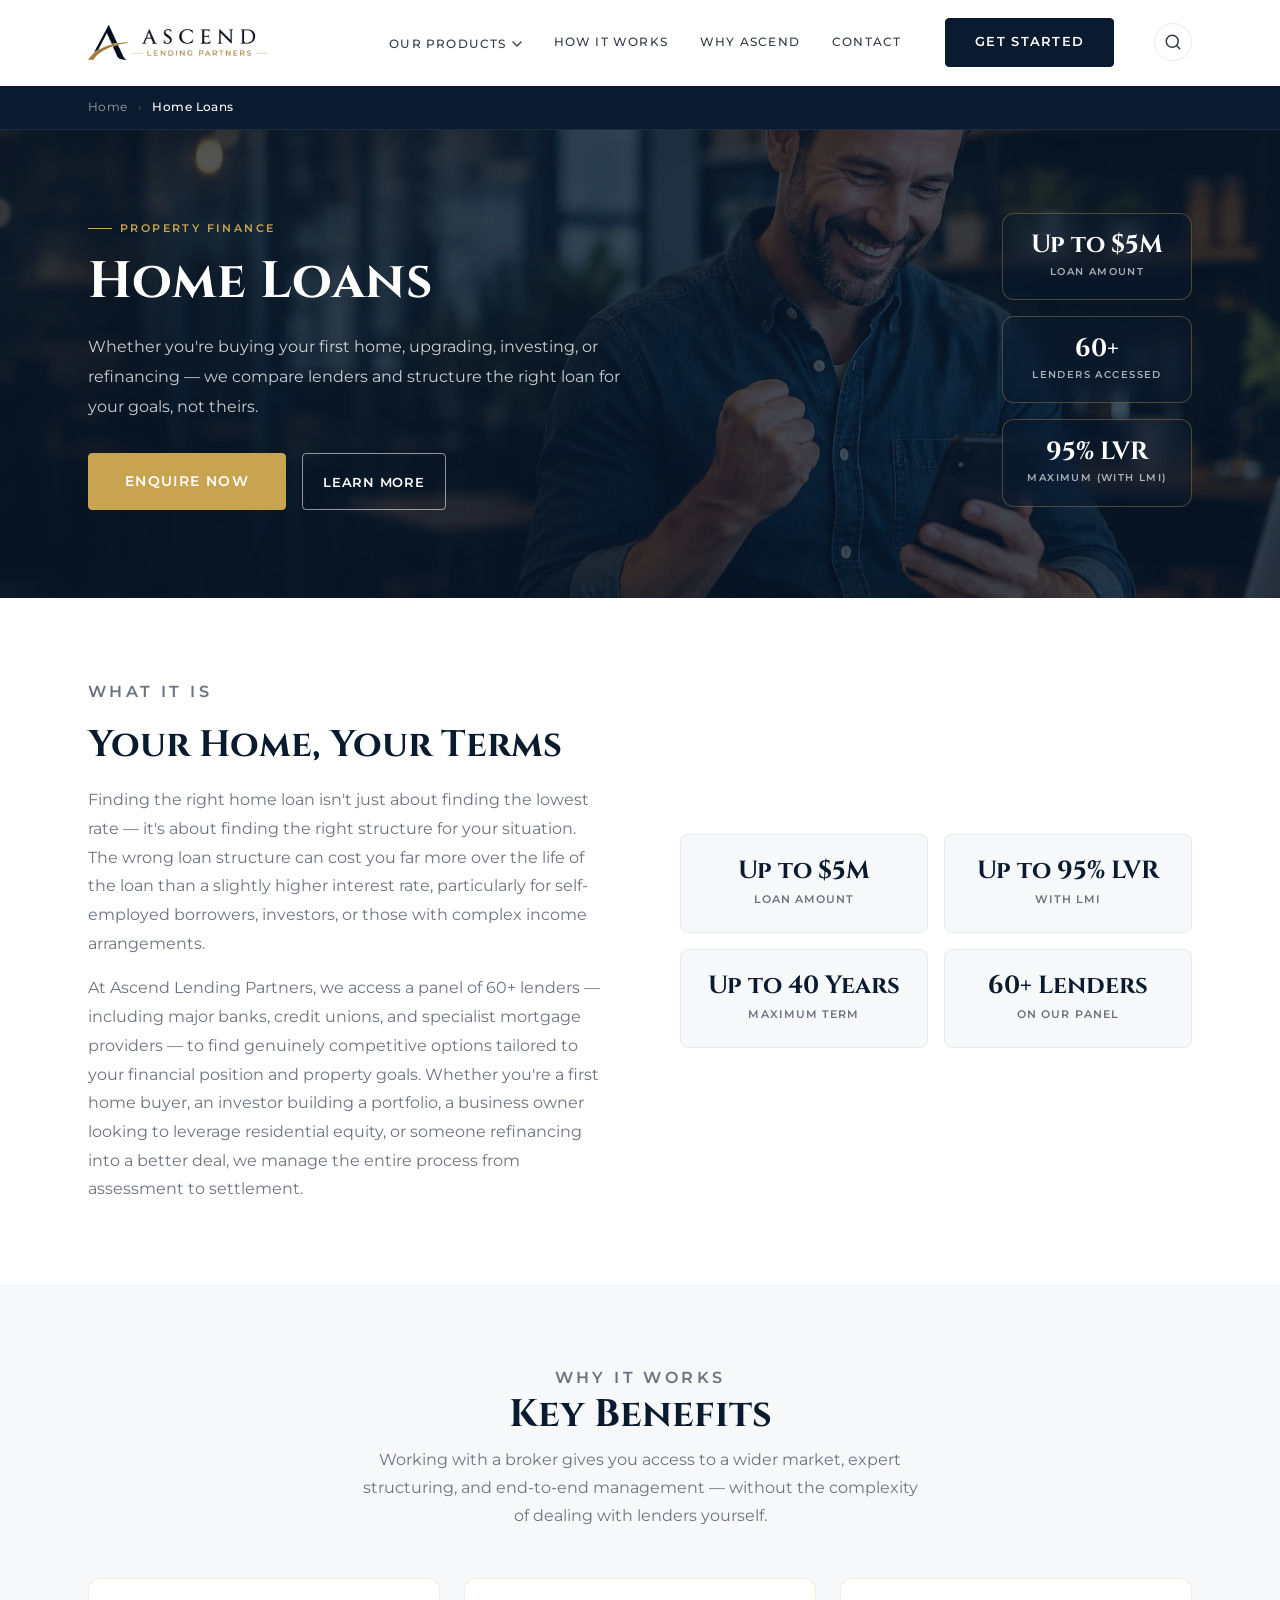
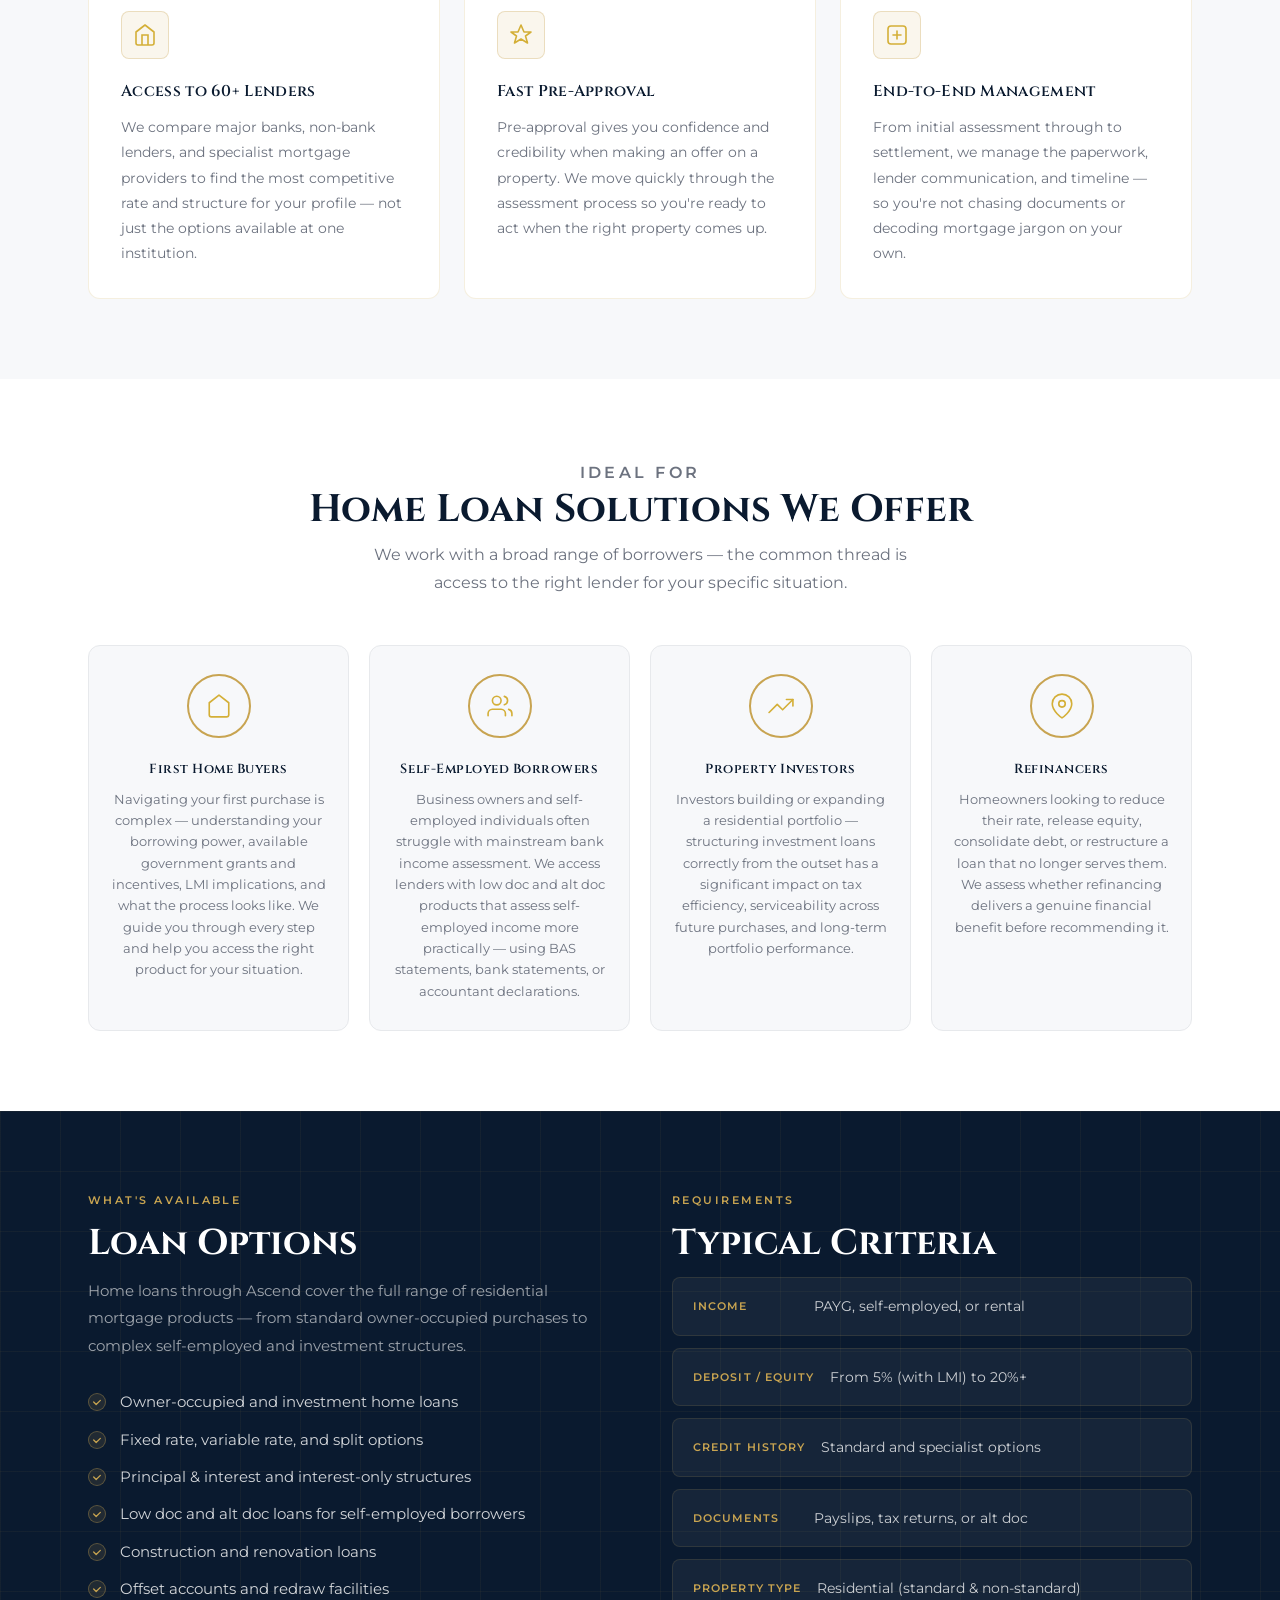
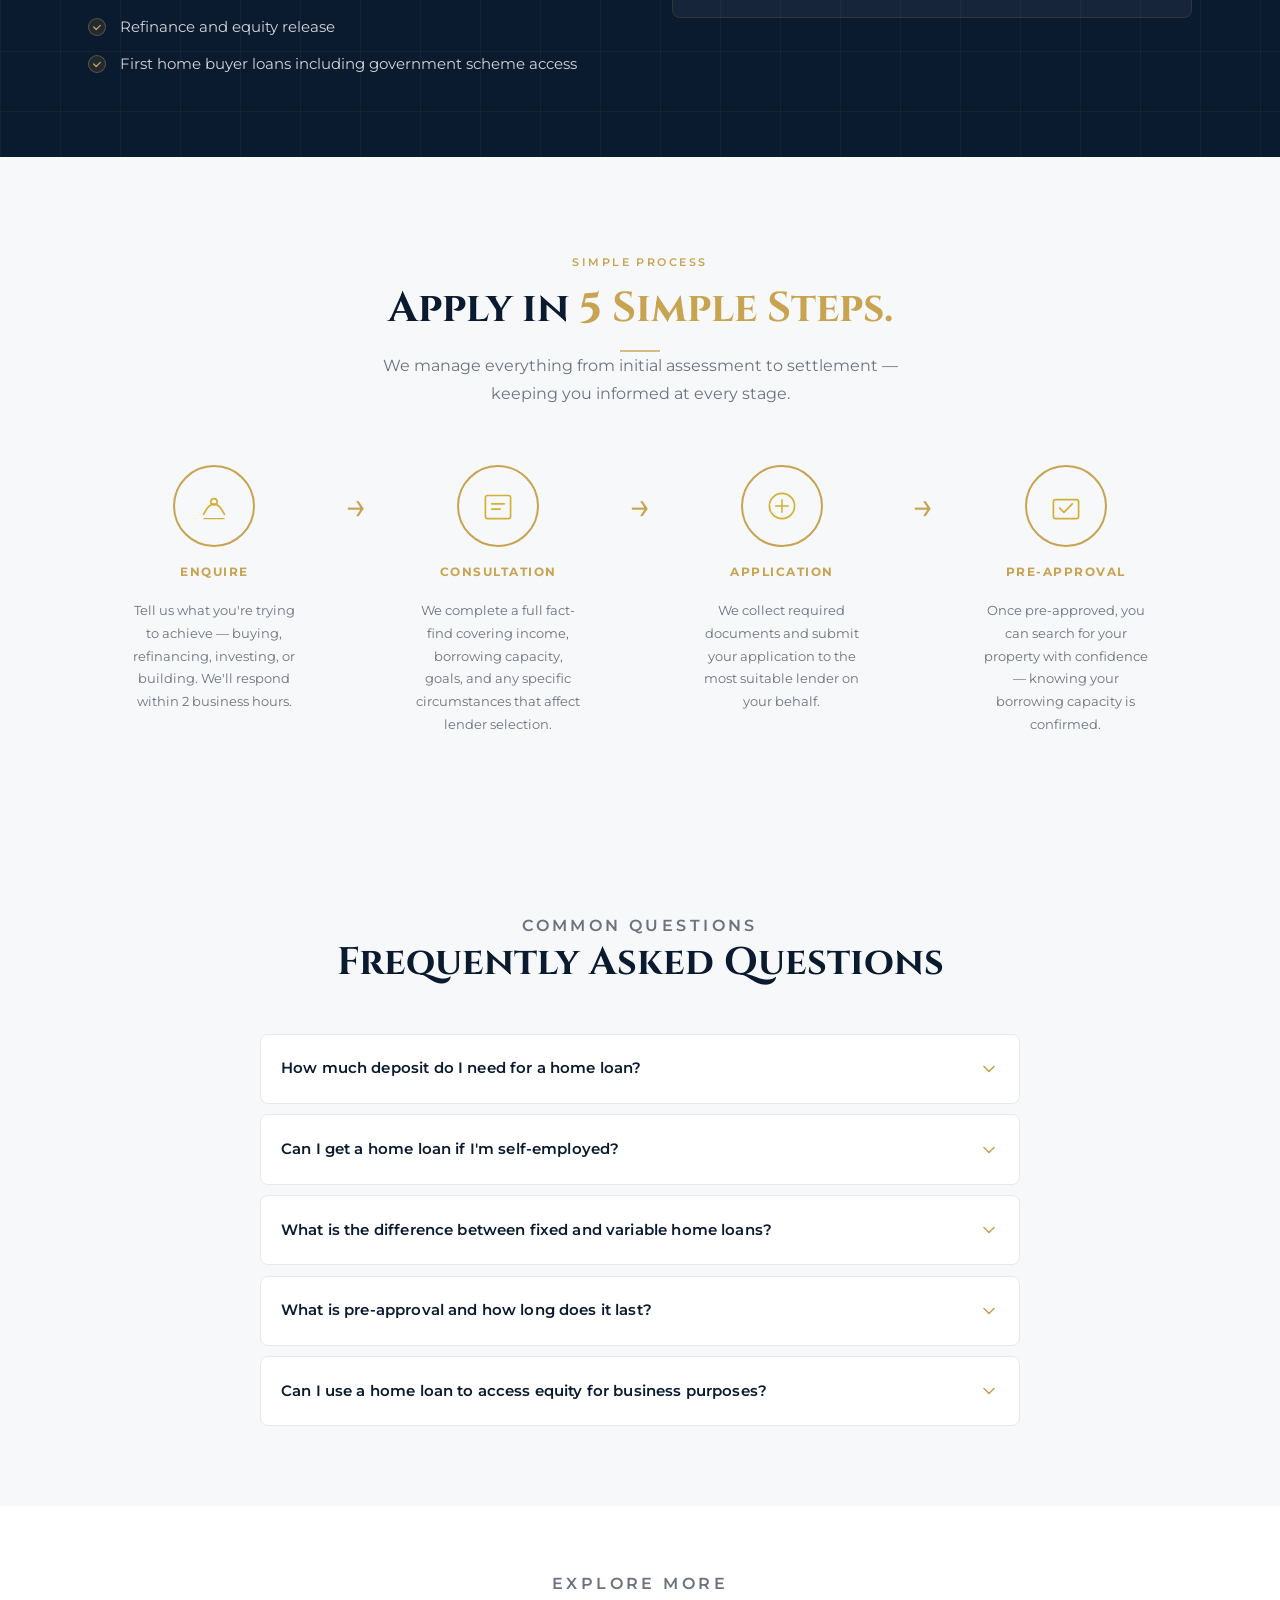
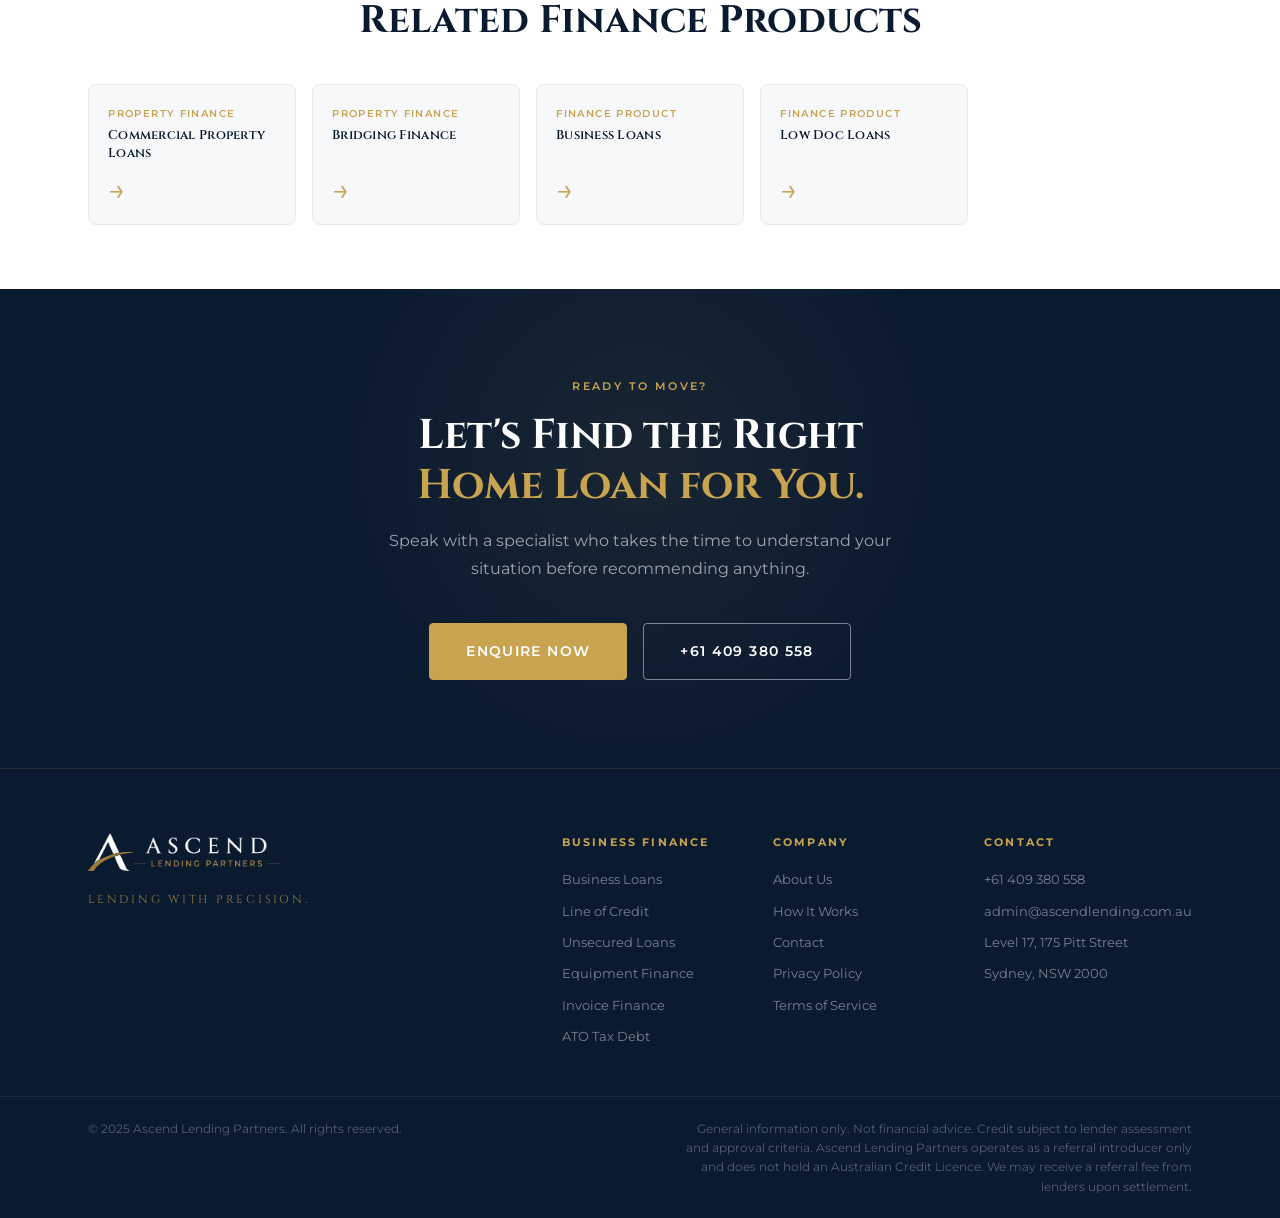
<file: home-loans.html>
<!doctype html>
<html lang="en">
<head>
  <meta charset="UTF-8" />
  <meta name="viewport" content="width=device-width, initial-scale=1.0" />
  <meta name="description" content="Home loans for owner-occupiers, investors, first home buyers and the self-employed. Ascend Lending Partners accesses 60+ lenders to find the right rate and structure for your situation." />
  <title>Home Loans Australia | Ascend Lending Partners</title>
  <link rel="canonical" href="https://www.ascendlendingpartners.com.au/products/home-loans.html" />
  <meta property="og:title" content="Home Loans Australia | Ascend Lending Partners" />
  <meta property="og:description" content="Home loans for owner-occupiers, investors, self-employed and first home buyers. Competitive rates from 60+ lenders. Based in Sydney, servicing Australia-wide." />
  <meta property="og:url" content="https://www.ascendlendingpartners.com.au/products/home-loans.html" />
  <meta property="og:type" content="website" />
  <meta name="robots" content="index, follow" />
  <style>body{opacity:0;transition:opacity 0.2s}body.loaded{opacity:1}</style>
  <link rel="preconnect" href="https://fonts.googleapis.com" />
  <link rel="preconnect" href="https://fonts.gstatic.com" crossorigin />
  <link href="https://fonts.googleapis.com/css2?family=Cinzel:wght@400;600;700&family=Montserrat:wght@300;400;500;600;700&display=swap" rel="stylesheet" />
  <link rel="stylesheet" href="../styles.css" />
  <link rel="stylesheet" href="../product-pages.css" />
</head>
<body>
  <div id="navbar-placeholder"></div>

  <nav class="breadcrumb" aria-label="Breadcrumb">
    <div class="container">
      <a href="../index.html">Home</a>
      <span class="breadcrumb__sep" aria-hidden="true">›</span>
      <span>Home Loans</span>
    </div>
  </nav>

  <section class="prod-hero">
    <div class="container prod-hero__inner">
      <div class="prod-hero__content">
        <p class="prod-hero__tag">Property Finance</p>
        <h1>Home Loans</h1>
        <p class="prod-hero__sub">Whether you're buying your first home, upgrading, investing, or refinancing — we compare lenders and structure the right loan for your goals, not theirs.</p>
        <div class="prod-hero__actions">
          <a href="../index.html#contact" class="btn btn--gold btn--lg">Enquire Now</a>
          <a href="#overview" class="btn btn--outline btn--lg">Learn More</a>
        </div>
      </div>
      <div class="prod-hero__stats">
        <div class="prod-stat">
          <span class="prod-stat__value">Up to $5M</span>
          <span class="prod-stat__label">Loan Amount</span>
        </div>
        <div class="prod-stat">
          <span class="prod-stat__value">60+</span>
          <span class="prod-stat__label">Lenders Accessed</span>
        </div>
        <div class="prod-stat">
          <span class="prod-stat__value">95% LVR</span>
          <span class="prod-stat__label">Maximum (with LMI)</span>
        </div>
      </div>
    </div>
  </section>

  <section class="prod-overview" id="overview">
    <div class="container prod-overview__inner">
      <div class="prod-overview__left">
        <p class="section-eyebrow">What It Is</p>
        <h2>Your Home, Your Terms</h2>
        <p>Finding the right home loan isn't just about finding the lowest rate — it's about finding the right structure for your situation. The wrong loan structure can cost you far more over the life of the loan than a slightly higher interest rate, particularly for self-employed borrowers, investors, or those with complex income arrangements.</p>
        <p>At Ascend Lending Partners, we access a panel of 60+ lenders — including major banks, credit unions, and specialist mortgage providers — to find genuinely competitive options tailored to your financial position and property goals. Whether you're a first home buyer, an investor building a portfolio, a business owner looking to leverage residential equity, or someone refinancing into a better deal, we manage the entire process from assessment to settlement.</p>
      </div>
      <div class="prod-overview__right">
        <div class="prod-stat-card">
          <span class="prod-stat-card__value">Up to $5M</span>
          <span class="prod-stat-card__label">Loan Amount</span>
        </div>
        <div class="prod-stat-card">
          <span class="prod-stat-card__value">Up to 95% LVR</span>
          <span class="prod-stat-card__label">With LMI</span>
        </div>
        <div class="prod-stat-card">
          <span class="prod-stat-card__value">Up to 40 Years</span>
          <span class="prod-stat-card__label">Maximum Term</span>
        </div>
        <div class="prod-stat-card">
          <span class="prod-stat-card__value">60+ Lenders</span>
          <span class="prod-stat-card__label">On Our Panel</span>
        </div>
      </div>
    </div>
  </section>

  <section class="prod-benefits">
    <div class="container">
      <div class="prod-section-header">
        <p class="section-eyebrow">Why It Works</p>
        <h2>Key Benefits</h2>
        <p>Working with a broker gives you access to a wider market, expert structuring, and end-to-end management — without the complexity of dealing with lenders yourself.</p>
      </div>
      <div class="prod-benefits__grid">
        <div class="benefit-card">
          <div class="benefit-card__icon">
            <svg width="24" height="24" viewBox="0 0 24 24" fill="none"><path d="M3 9l9-7 9 7v11a2 2 0 0 1-2 2H5a2 2 0 0 1-2-2z" stroke="#D4AF37" stroke-width="1.6" stroke-linejoin="round"/><polyline points="9 22 9 12 15 12 15 22" stroke="#D4AF37" stroke-width="1.6"/></svg>
          </div>
          <h3>Access to 60+ Lenders</h3>
          <p>We compare major banks, non-bank lenders, and specialist mortgage providers to find the most competitive rate and structure for your profile — not just the options available at one institution.</p>
        </div>
        <div class="benefit-card">
          <div class="benefit-card__icon">
            <svg width="24" height="24" viewBox="0 0 24 24" fill="none"><path d="M12 2l3 7h7l-5.5 4 2 7L12 16l-6.5 4 2-7L2 9h7z" stroke="#D4AF37" stroke-width="1.6" stroke-linejoin="round"/></svg>
          </div>
          <h3>Fast Pre-Approval</h3>
          <p>Pre-approval gives you confidence and credibility when making an offer on a property. We move quickly through the assessment process so you're ready to act when the right property comes up.</p>
        </div>
        <div class="benefit-card">
          <div class="benefit-card__icon">
            <svg width="24" height="24" viewBox="0 0 24 24" fill="none"><rect x="3" y="3" width="18" height="18" rx="3" stroke="#D4AF37" stroke-width="1.6"/><path d="M8 12h8M12 8v8" stroke="#D4AF37" stroke-width="1.6" stroke-linecap="round"/></svg>
          </div>
          <h3>End-to-End Management</h3>
          <p>From initial assessment through to settlement, we manage the paperwork, lender communication, and timeline — so you're not chasing documents or decoding mortgage jargon on your own.</p>
        </div>
      </div>
    </div>
  </section>

  <section class="prod-for">
    <div class="container">
      <div class="prod-section-header">
        <p class="section-eyebrow">Ideal For</p>
        <h2>Home Loan Solutions We Offer</h2>
        <p>We work with a broad range of borrowers — the common thread is access to the right lender for your specific situation.</p>
      </div>
      <div class="prod-for__grid">
        <div class="for-card">
          <div class="for-card__icon"><svg viewBox="0 0 24 24" fill="none"><path d="M3 9l9-7 9 7v11a2 2 0 0 1-2 2H5a2 2 0 0 1-2-2z" stroke="#D4AF37" stroke-width="1.5" stroke-linejoin="round"/></svg></div>
          <h3>First Home Buyers</h3>
          <p>Navigating your first purchase is complex — understanding your borrowing power, available government grants and incentives, LMI implications, and what the process looks like. We guide you through every step and help you access the right product for your situation.</p>
        </div>
        <div class="for-card">
          <div class="for-card__icon"><svg viewBox="0 0 24 24" fill="none"><path d="M17 21v-2a4 4 0 0 0-4-4H5a4 4 0 0 0-4 4v2" stroke="#D4AF37" stroke-width="1.5"/><circle cx="9" cy="7" r="4" stroke="#D4AF37" stroke-width="1.5"/><path d="M23 21v-2a4 4 0 0 0-3-3.87M16 3.13a4 4 0 0 1 0 7.75" stroke="#D4AF37" stroke-width="1.5"/></svg></div>
          <h3>Self-Employed Borrowers</h3>
          <p>Business owners and self-employed individuals often struggle with mainstream bank income assessment. We access lenders with low doc and alt doc products that assess self-employed income more practically — using BAS statements, bank statements, or accountant declarations.</p>
        </div>
        <div class="for-card">
          <div class="for-card__icon"><svg viewBox="0 0 24 24" fill="none"><polyline points="23 6 13.5 15.5 8.5 10.5 1 18" stroke="#D4AF37" stroke-width="1.5"/><polyline points="17 6 23 6 23 12" stroke="#D4AF37" stroke-width="1.5"/></svg></div>
          <h3>Property Investors</h3>
          <p>Investors building or expanding a residential portfolio — structuring investment loans correctly from the outset has a significant impact on tax efficiency, serviceability across future purchases, and long-term portfolio performance.</p>
        </div>
        <div class="for-card">
          <div class="for-card__icon"><svg viewBox="0 0 24 24" fill="none"><path d="M21 10c0 7-9 13-9 13s-9-6-9-13a9 9 0 0 1 18 0z" stroke="#D4AF37" stroke-width="1.5"/><circle cx="12" cy="10" r="3" stroke="#D4AF37" stroke-width="1.5"/></svg></div>
          <h3>Refinancers</h3>
          <p>Homeowners looking to reduce their rate, release equity, consolidate debt, or restructure a loan that no longer serves them. We assess whether refinancing delivers a genuine financial benefit before recommending it.</p>
        </div>
      </div>
    </div>
  </section>

  <section class="prod-features">
    <div class="container prod-features__inner">
      <div>
        <p class="section-eyebrow">What's Available</p>
        <h2>Loan Options</h2>
        <p class="prod-features__intro">Home loans through Ascend cover the full range of residential mortgage products — from standard owner-occupied purchases to complex self-employed and investment structures.</p>
        <ul class="feat-list">
          <li>Owner-occupied and investment home loans</li>
          <li>Fixed rate, variable rate, and split options</li>
          <li>Principal &amp; interest and interest-only structures</li>
          <li>Low doc and alt doc loans for self-employed borrowers</li>
          <li>Construction and renovation loans</li>
          <li>Offset accounts and redraw facilities</li>
          <li>Refinance and equity release</li>
          <li>First home buyer loans including government scheme access</li>
        </ul>
      </div>
      <div>
        <p class="section-eyebrow" style="color:var(--gold)">Requirements</p>
        <h2 style="color:var(--white);font-family:var(--font-heading);font-size:clamp(1.7rem,2.8vw,2.3rem);font-weight:700;line-height:1.2;margin-bottom:0.75rem">Typical Criteria</h2>
        <div class="elig-list">
          <div class="elig-item">
            <span class="elig-item__label">Income</span>
            <span class="elig-item__value">PAYG, self-employed, or rental</span>
          </div>
          <div class="elig-item">
            <span class="elig-item__label">Deposit / Equity</span>
            <span class="elig-item__value">From 5% (with LMI) to 20%+</span>
          </div>
          <div class="elig-item">
            <span class="elig-item__label">Credit History</span>
            <span class="elig-item__value">Standard and specialist options</span>
          </div>
          <div class="elig-item">
            <span class="elig-item__label">Documents</span>
            <span class="elig-item__value">Payslips, tax returns, or alt doc</span>
          </div>
          <div class="elig-item">
            <span class="elig-item__label">Property Type</span>
            <span class="elig-item__value">Residential (standard &amp; non-standard)</span>
          </div>
        </div>
      </div>
    </div>
  </section>

  <section class="process prod-process" id="apply">
    <div class="container">
      <div class="section-header">
        <p class="section-eyebrow">Simple Process</p>
        <h2 class="section-title">Apply in <span class="text-gold">5 Simple Steps.</span></h2>
        <span class="section-rule" aria-hidden="true"></span>
        <p class="section-sub">We manage everything from initial assessment to settlement — keeping you informed at every stage.</p>
      </div>
      <div class="process__steps">
        <div class="process__step">
          <div class="process__step-number" aria-hidden="true">01</div>
          <div class="process__step-icon" aria-hidden="true"><svg viewBox="0 0 40 40" fill="none"><path d="M10 28 Q20 8 30 28" stroke="#D4AF37" stroke-width="1.6" stroke-linecap="round" fill="none"/><circle cx="20" cy="16" r="3" stroke="#D4AF37" stroke-width="1.5"/><path d="M10 32h20" stroke="#D4AF37" stroke-width="1.2"/></svg></div>
          <h3 class="process__step-title">Enquire</h3>
          <p class="process__step-desc">Tell us what you're trying to achieve — buying, refinancing, investing, or building. We'll respond within 2 business hours.</p>
        </div>
        <div class="process__connector" aria-hidden="true"></div>
        <div class="process__step">
          <div class="process__step-number" aria-hidden="true">02</div>
          <div class="process__step-icon" aria-hidden="true"><svg viewBox="0 0 40 40" fill="none"><rect x="8" y="10" width="24" height="22" rx="2" stroke="#D4AF37" stroke-width="1.6"/><path d="M14 18h12M14 23h8" stroke="#D4AF37" stroke-width="1.5" stroke-linecap="round"/></svg></div>
          <h3 class="process__step-title">Consultation</h3>
          <p class="process__step-desc">We complete a full fact-find covering income, borrowing capacity, goals, and any specific circumstances that affect lender selection.</p>
        </div>
        <div class="process__connector" aria-hidden="true"></div>
        <div class="process__step">
          <div class="process__step-number" aria-hidden="true">03</div>
          <div class="process__step-icon" aria-hidden="true"><svg viewBox="0 0 40 40" fill="none"><circle cx="20" cy="20" r="12" stroke="#D4AF37" stroke-width="1.6"/><path d="M14 20h12M20 14v12" stroke="#D4AF37" stroke-width="1.5" stroke-linecap="round"/></svg></div>
          <h3 class="process__step-title">Application</h3>
          <p class="process__step-desc">We collect required documents and submit your application to the most suitable lender on your behalf.</p>
        </div>
        <div class="process__connector" aria-hidden="true"></div>
        <div class="process__step">
          <div class="process__step-number" aria-hidden="true">04</div>
          <div class="process__step-icon" aria-hidden="true"><svg viewBox="0 0 40 40" fill="none"><rect x="8" y="14" width="24" height="18" rx="2" stroke="#D4AF37" stroke-width="1.6"/><path d="M14 22l4 4 8-8" stroke="#D4AF37" stroke-width="1.6" stroke-linecap="round" stroke-linejoin="round"/></svg></div>
          <h3 class="process__step-title">Pre-Approval</h3>
          <p class="process__step-desc">Once pre-approved, you can search for your property with confidence — knowing your borrowing capacity is confirmed.</p>
        </div>
      </div>
    </div>
  </section>

  <section class="prod-faq">
    <div class="container">
      <div class="prod-section-header">
        <p class="section-eyebrow">Common Questions</p>
        <h2>Frequently Asked Questions</h2>
      </div>
      <div class="faq-list">
        <div class="faq-item">
          <button class="faq-question" aria-expanded="false">How much deposit do I need for a home loan?</button>
          <div class="faq-answer"><p>The minimum deposit is typically 5% of the purchase price, but borrowing above 80% LVR requires Lender's Mortgage Insurance (LMI) — an additional cost that protects the lender, not you. A 20% deposit avoids LMI entirely. First home buyers may be eligible for government schemes that allow purchase with a smaller deposit without LMI. We'll advise on what's achievable for your specific situation.</p></div>
        </div>
        <div class="faq-item">
          <button class="faq-question" aria-expanded="false">Can I get a home loan if I'm self-employed?</button>
          <div class="faq-answer"><p>Yes. Self-employed borrowers have access to both standard (full doc) and low doc loan options. Standard loans require two years of tax returns and financials. Low doc options use alternative documentation such as BAS statements, business bank statements, or an accountant's declaration — making them more accessible for business owners with variable or complex income. We'll identify which approach suits your situation best.</p></div>
        </div>
        <div class="faq-item">
          <button class="faq-question" aria-expanded="false">What is the difference between fixed and variable home loans?</button>
          <div class="faq-answer"><p>A fixed rate locks your interest rate for a set period (typically 1–5 years), giving repayment certainty. A variable rate moves with the market — it can drop if rates fall, but rises if they increase. Split loans combine both. The right choice depends on your cash flow requirements, appetite for rate risk, and whether you plan to make additional repayments (most fixed loans restrict this).</p></div>
        </div>
        <div class="faq-item">
          <button class="faq-question" aria-expanded="false">What is pre-approval and how long does it last?</button>
          <div class="faq-answer"><p>Pre-approval is a conditional commitment from a lender indicating how much they're willing to lend, based on your financial position at the time of assessment. It gives you confidence when making offers on property. Pre-approvals typically remain valid for 3–6 months, depending on the lender. We recommend getting pre-approval before beginning your property search.</p></div>
        </div>
        <div class="faq-item">
          <button class="faq-question" aria-expanded="false">Can I use a home loan to access equity for business purposes?</button>
          <div class="faq-answer"><p>Yes. Equity release from a residential property — either through refinancing or a line of credit — is a common way for business owners to access capital at residential mortgage rates, which are typically lower than commercial lending rates. The use of funds must be disclosed; lenders assess equity release differently depending on the stated purpose. We can structure this correctly so it serves both your personal and business needs.</p></div>
        </div>
      </div>
    </div>
  </section>

  <section class="prod-related">
    <div class="container">
      <div class="prod-section-header">
        <p class="section-eyebrow">Explore More</p>
        <h2>Related Finance Products</h2>
      </div>
      <div class="prod-related__grid">
        <a href="commercial-property-loans.html" class="related-card">
          <span class="related-card__label">Property Finance</span>
          <span class="related-card__title">Commercial Property Loans</span>
          <span class="related-card__arrow">→</span>
        </a>
        <a href="bridging-finance.html" class="related-card">
          <span class="related-card__label">Property Finance</span>
          <span class="related-card__title">Bridging Finance</span>
          <span class="related-card__arrow">→</span>
        </a>
        <a href="business-loans.html" class="related-card">
          <span class="related-card__label">Finance Product</span>
          <span class="related-card__title">Business Loans</span>
          <span class="related-card__arrow">→</span>
        </a>
        <a href="low-doc-loans.html" class="related-card">
          <span class="related-card__label">Finance Product</span>
          <span class="related-card__title">Low Doc Loans</span>
          <span class="related-card__arrow">→</span>
        </a>
      </div>
    </div>
  </section>

  <section class="prod-cta">
    <div class="container">
      <p class="prod-cta__eyebrow">Ready to Move?</p>
      <h2>Let's Find the Right<br /><span class="text-gold">Home Loan for You.</span></h2>
      <p class="prod-cta__sub">Speak with a specialist who takes the time to understand your situation before recommending anything.</p>
      <div class="prod-cta__actions">
        <a href="../index.html#contact" class="btn btn--gold btn--lg">Enquire Now</a>
        <a href="tel:+61409380558" class="btn btn--outline-light btn--lg">+61 409 380 558</a>
      </div>
    </div>
  </section>

  <div id="footer-placeholder"></div>
  <script src="../components.js"></script>
</body>
</html>
</file>
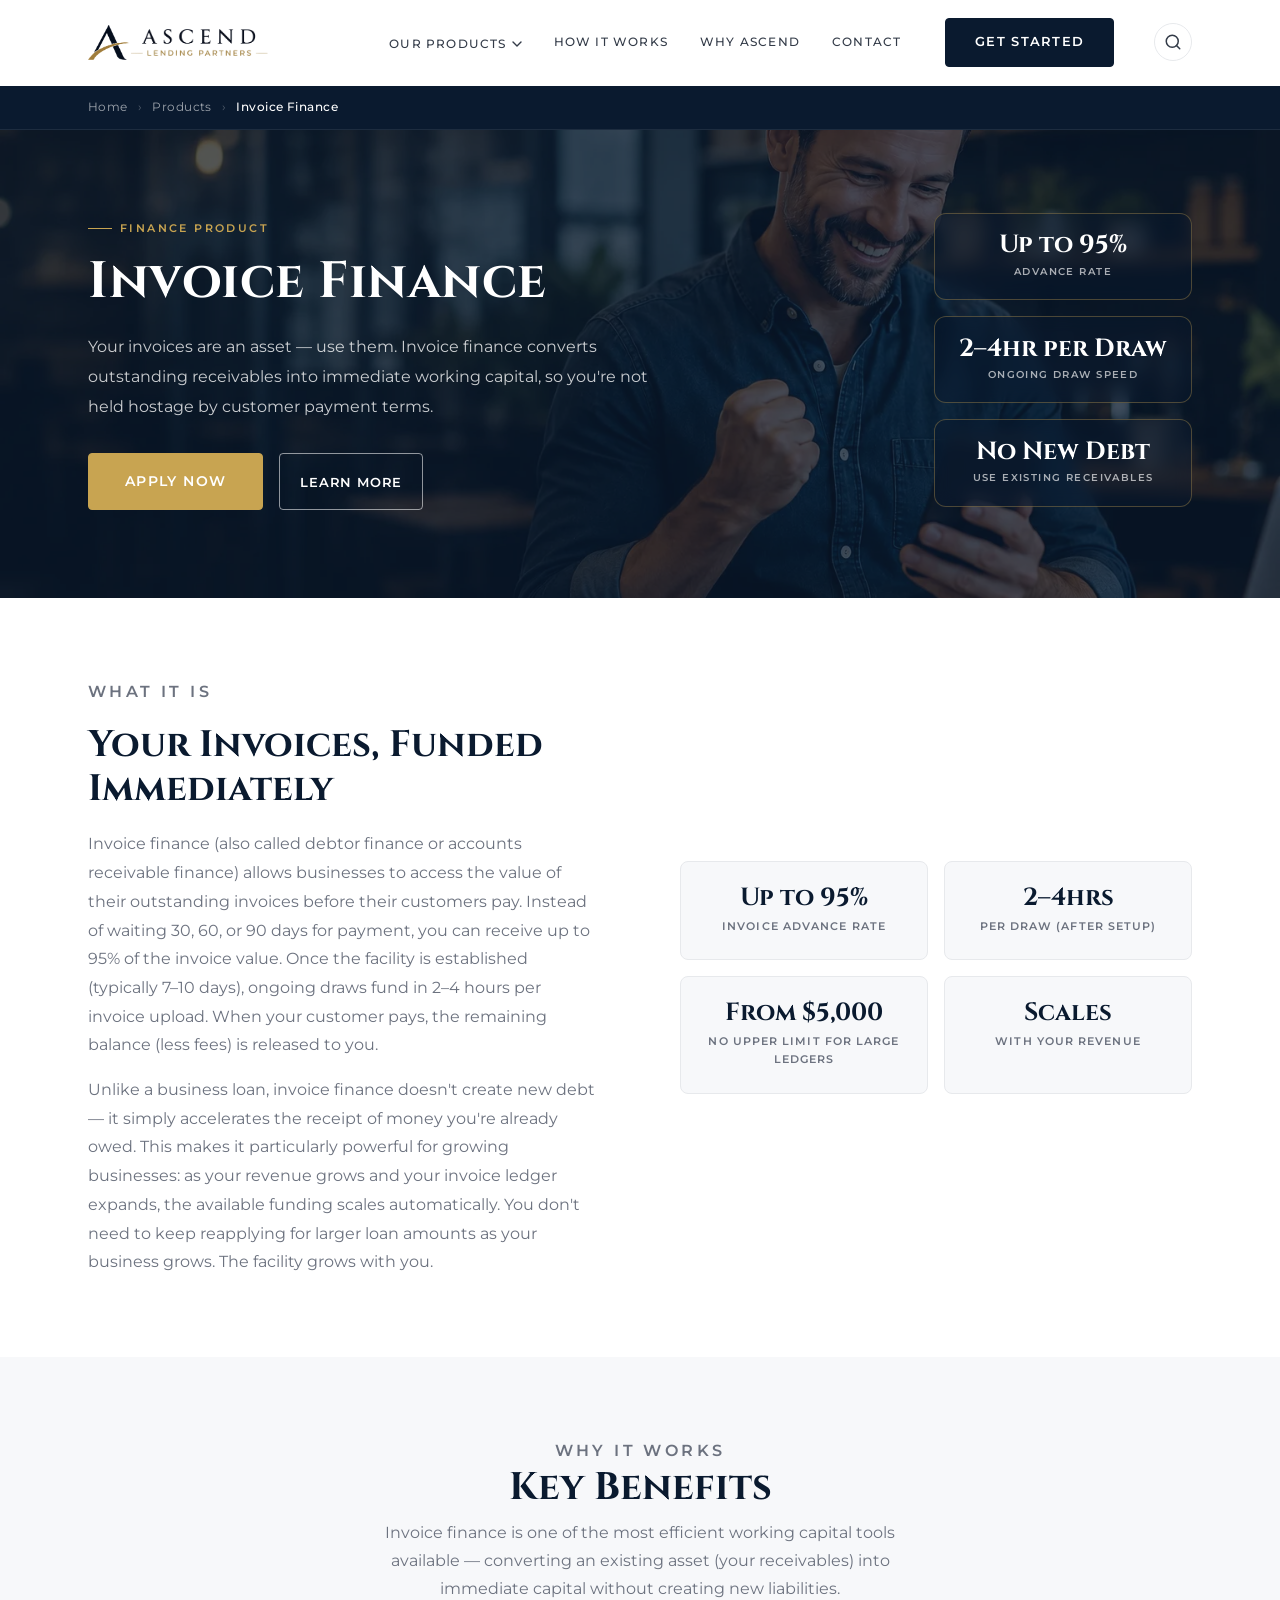
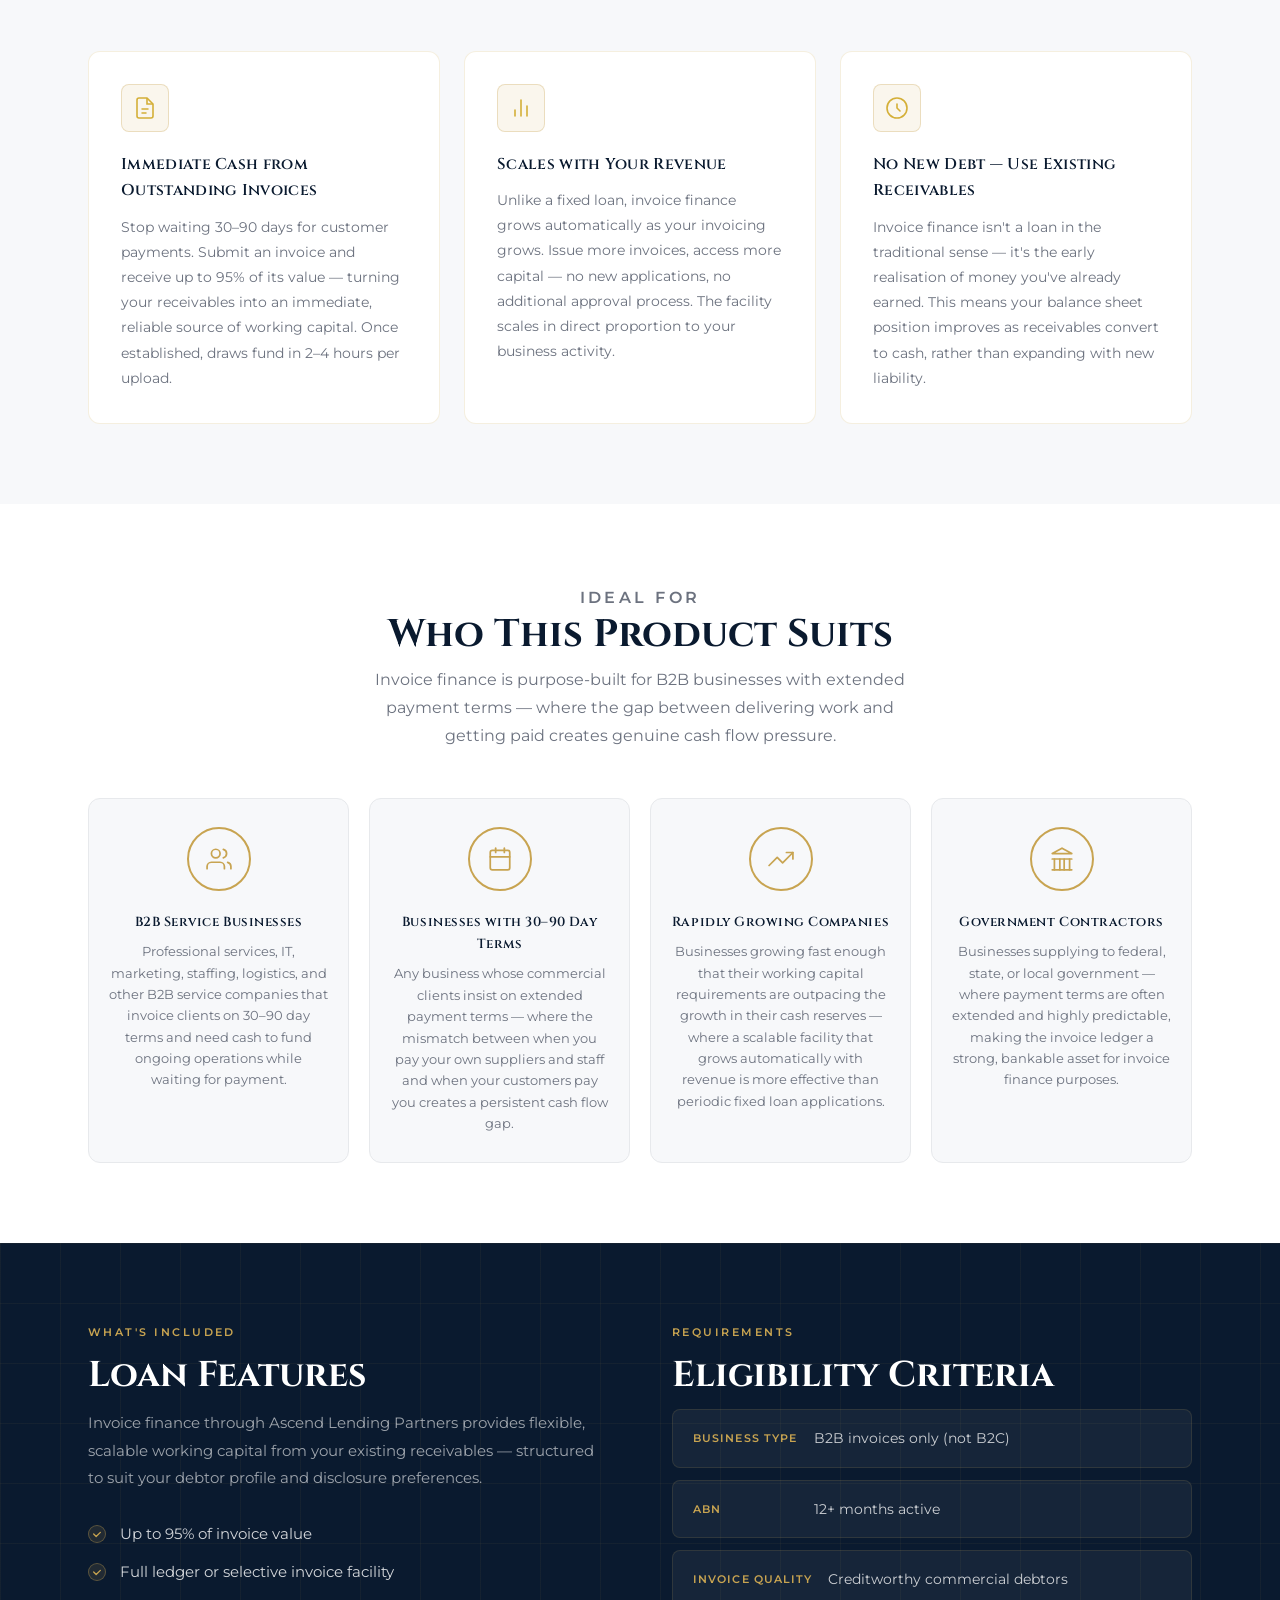
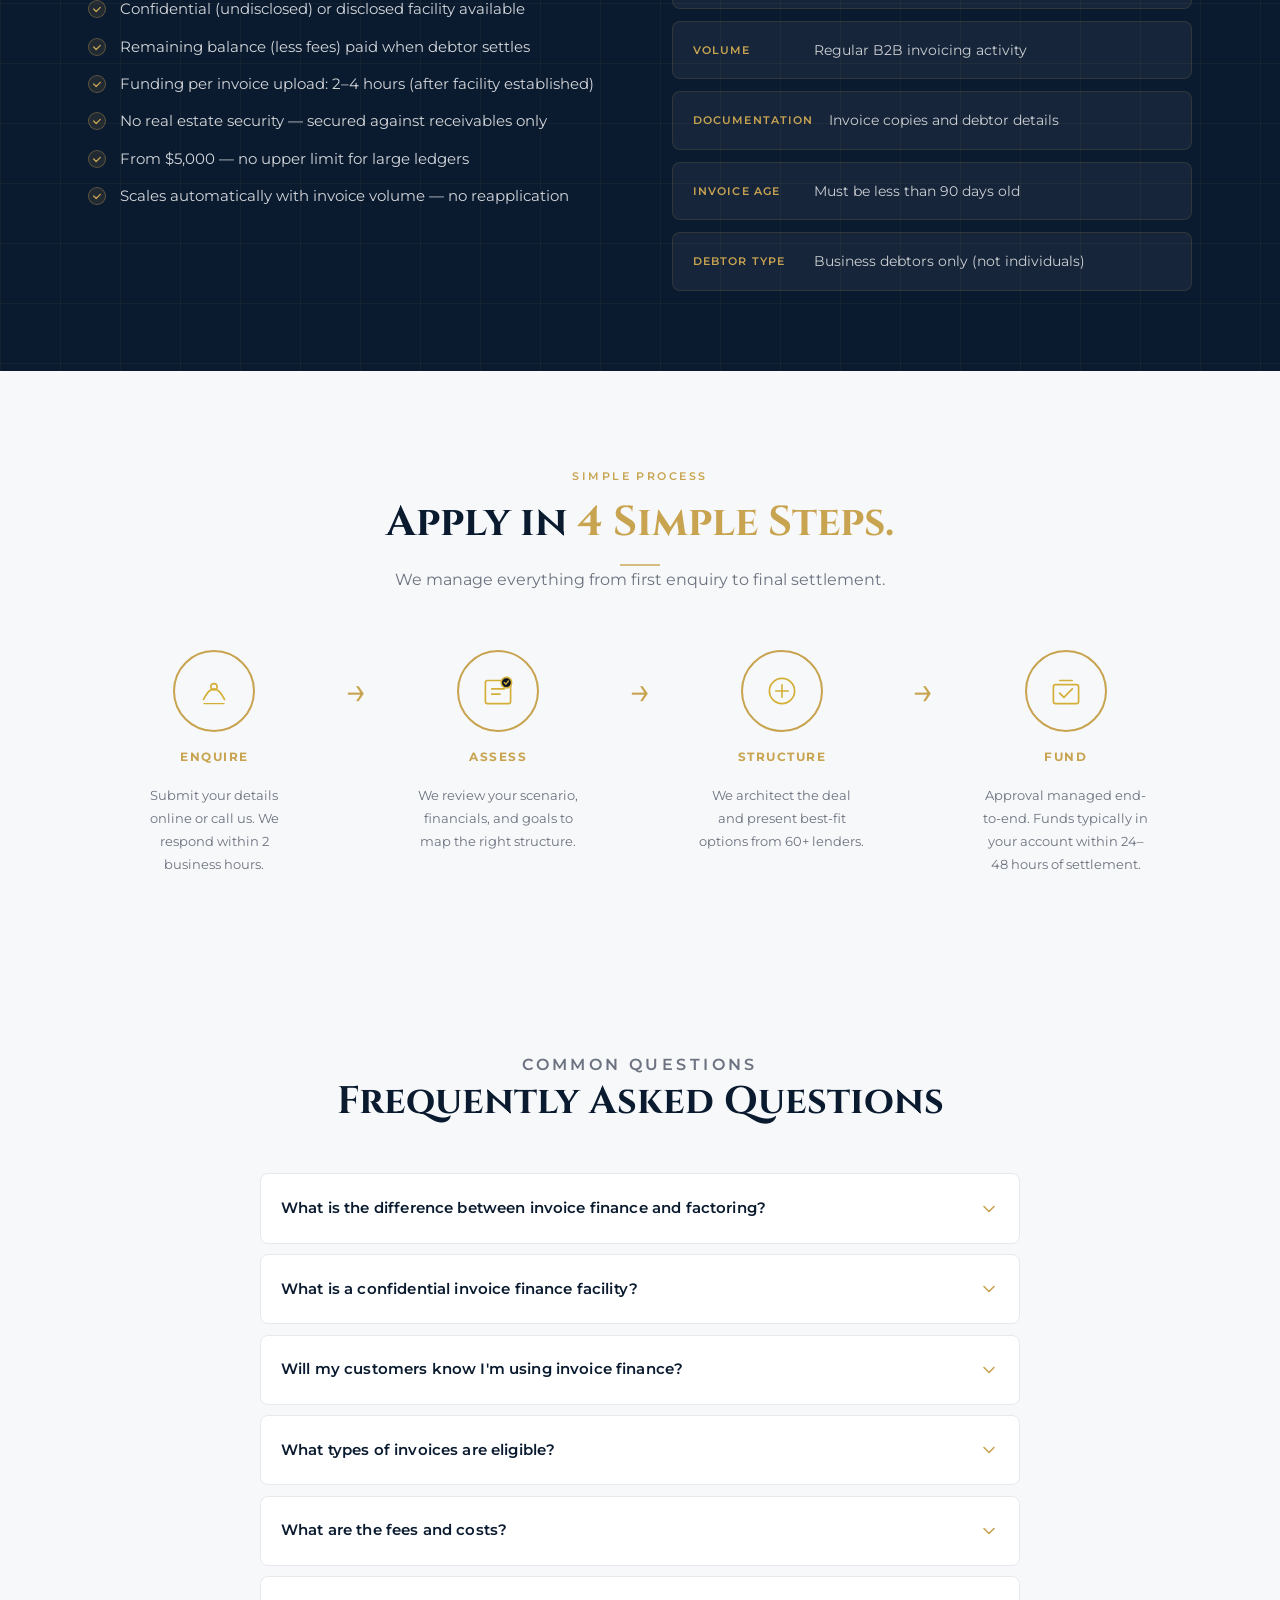
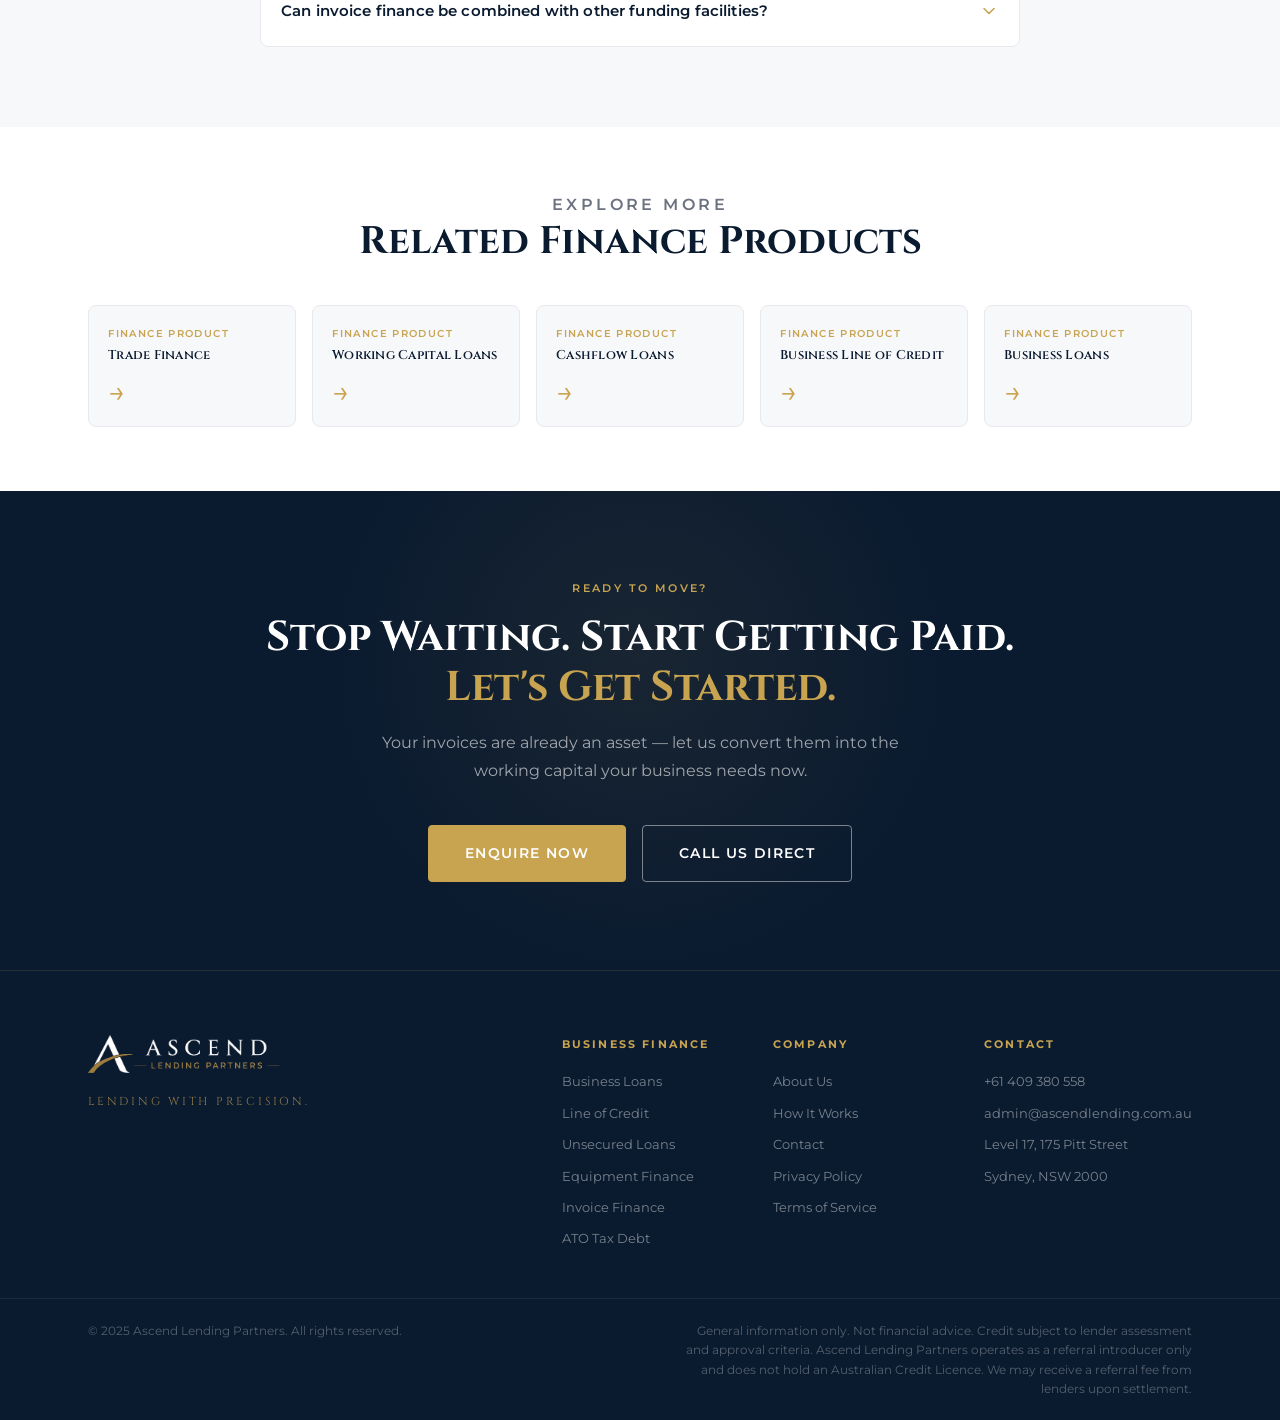
<file: index (1).html>
<!doctype html>
<html lang="en">
<head>
  <meta charset="UTF-8" />
  <meta name="viewport" content="width=device-width, initial-scale=1.0" />
  <meta name="description" content="Invoice finance for Australian B2B businesses. Unlock up to 95% of outstanding invoice value. Draws fund in 2–4 hours once facility established. Stop waiting 30–90 days for customer payments." />
  <title>Invoice Finance Australia | Ascend Lending Partners</title>
  <style>body{opacity:0;transition:opacity 0.2s}body.loaded{opacity:1}</style>
  <link rel="preconnect" href="https://fonts.googleapis.com" />
  <link rel="preconnect" href="https://fonts.gstatic.com" crossorigin />
  <link href="https://fonts.googleapis.com/css2?family=Cinzel:wght@400;600;700&family=Montserrat:wght@300;400;500;600;700&display=swap" rel="stylesheet" />
  <link rel="stylesheet" href="../styles.css" />
  <link rel="stylesheet" href="../product-pages.css" />
</head>
<body>
  <div id="navbar-placeholder"></div>

  <!-- BREADCRUMB -->
  <nav class="breadcrumb" aria-label="Breadcrumb">
    <div class="container">
      <a href="../index.html">Home</a>
      <span class="breadcrumb__sep" aria-hidden="true">›</span>
      <a href="index.html">Products</a>
      <span class="breadcrumb__sep" aria-hidden="true">›</span>
      <span>Invoice Finance</span>
    </div>
  </nav>

  <!-- HERO -->
  <section class="prod-hero">
    <div class="container prod-hero__inner">
      <div class="prod-hero__content">
        <p class="prod-hero__tag">Finance Product</p>
        <h1>Invoice Finance</h1>
        <p class="prod-hero__sub">Your invoices are an asset — use them. Invoice finance converts outstanding receivables into immediate working capital, so you're not held hostage by customer payment terms.</p>
        <div class="prod-hero__actions">
          <a href="../index.html#contact" class="btn btn--gold btn--lg">Apply Now</a>
          <a href="#overview" class="btn btn--outline btn--lg">Learn More</a>
        </div>
      </div>
      <div class="prod-hero__stats">
        <div class="prod-stat">
          <span class="prod-stat__value">Up to 95%</span>
          <span class="prod-stat__label">Advance Rate</span>
        </div>
        <div class="prod-stat">
          <span class="prod-stat__value">2–4hr per Draw</span>
          <span class="prod-stat__label">Ongoing Draw Speed</span>
        </div>
        <div class="prod-stat">
          <span class="prod-stat__value">No New Debt</span>
          <span class="prod-stat__label">Use Existing Receivables</span>
        </div>
      </div>
    </div>
  </section>

  <!-- OVERVIEW -->
  <section class="prod-overview" id="overview">
    <div class="container prod-overview__inner">
      <div class="prod-overview__left">
        <p class="section-eyebrow">What It Is</p>
        <h2>Your Invoices, Funded Immediately</h2>
        <p>Invoice finance (also called debtor finance or accounts receivable finance) allows businesses to access the value of their outstanding invoices before their customers pay. Instead of waiting 30, 60, or 90 days for payment, you can receive up to 95% of the invoice value. Once the facility is established (typically 7–10 days), ongoing draws fund in 2–4 hours per invoice upload. When your customer pays, the remaining balance (less fees) is released to you.</p>
        <p>Unlike a business loan, invoice finance doesn't create new debt — it simply accelerates the receipt of money you're already owed. This makes it particularly powerful for growing businesses: as your revenue grows and your invoice ledger expands, the available funding scales automatically. You don't need to keep reapplying for larger loan amounts as your business grows. The facility grows with you.</p>
      </div>
      <div class="prod-overview__right">
        <div class="prod-stat-card">
          <span class="prod-stat-card__value">Up to 95%</span>
          <span class="prod-stat-card__label">Invoice Advance Rate</span>
        </div>
        <div class="prod-stat-card">
          <span class="prod-stat-card__value">2–4hrs</span>
          <span class="prod-stat-card__label">Per Draw (after setup)</span>
        </div>
        <div class="prod-stat-card">
          <span class="prod-stat-card__value">From $5,000</span>
          <span class="prod-stat-card__label">No upper limit for large ledgers</span>
        </div>
        <div class="prod-stat-card">
          <span class="prod-stat-card__value">Scales</span>
          <span class="prod-stat-card__label">With Your Revenue</span>
        </div>
      </div>
    </div>
  </section>

  <!-- BENEFITS -->
  <section class="prod-benefits">
    <div class="container">
      <div class="prod-section-header">
        <p class="section-eyebrow">Why It Works</p>
        <h2>Key Benefits</h2>
        <p>Invoice finance is one of the most efficient working capital tools available — converting an existing asset (your receivables) into immediate capital without creating new liabilities.</p>
      </div>
      <div class="prod-benefits__grid">
        <div class="benefit-card">
          <div class="benefit-card__icon">
            <svg width="24" height="24" viewBox="0 0 24 24" fill="none" xmlns="http://www.w3.org/2000/svg">
              <path d="M14 2H6a2 2 0 00-2 2v16a2 2 0 002 2h12a2 2 0 002-2V8z" stroke="#D4AF37" stroke-width="1.6"/>
              <path d="M14 2v6h6" stroke="#D4AF37" stroke-width="1.6"/>
              <path d="M9 13h6M9 17h4" stroke="#D4AF37" stroke-width="1.5" stroke-linecap="round"/>
            </svg>
          </div>
          <h3>Immediate Cash from Outstanding Invoices</h3>
          <p>Stop waiting 30–90 days for customer payments. Submit an invoice and receive up to 95% of its value — turning your receivables into an immediate, reliable source of working capital. Once established, draws fund in 2–4 hours per upload.</p>
        </div>
        <div class="benefit-card">
          <div class="benefit-card__icon">
            <svg width="24" height="24" viewBox="0 0 24 24" fill="none" xmlns="http://www.w3.org/2000/svg">
              <path d="M18 20V10M12 20V4M6 20v-6" stroke="#D4AF37" stroke-width="1.6" stroke-linecap="round" stroke-linejoin="round"/>
            </svg>
          </div>
          <h3>Scales with Your Revenue</h3>
          <p>Unlike a fixed loan, invoice finance grows automatically as your invoicing grows. Issue more invoices, access more capital — no new applications, no additional approval process. The facility scales in direct proportion to your business activity.</p>
        </div>
        <div class="benefit-card">
          <div class="benefit-card__icon">
            <svg width="24" height="24" viewBox="0 0 24 24" fill="none" xmlns="http://www.w3.org/2000/svg">
              <circle cx="12" cy="12" r="10" stroke="#D4AF37" stroke-width="1.6"/>
              <path d="M12 8v4l3 3" stroke="#D4AF37" stroke-width="1.6" stroke-linecap="round"/>
            </svg>
          </div>
          <h3>No New Debt — Use Existing Receivables</h3>
          <p>Invoice finance isn't a loan in the traditional sense — it's the early realisation of money you've already earned. This means your balance sheet position improves as receivables convert to cash, rather than expanding with new liability.</p>
        </div>
      </div>
    </div>
  </section>

  <!-- WHO IT'S FOR -->
  <section class="prod-for">
    <div class="container">
      <div class="prod-section-header">
        <p class="section-eyebrow">Ideal For</p>
        <h2>Who This Product Suits</h2>
        <p>Invoice finance is purpose-built for B2B businesses with extended payment terms — where the gap between delivering work and getting paid creates genuine cash flow pressure.</p>
      </div>
      <div class="prod-for__grid">
        <div class="for-card">
          <div class="for-card__icon"><svg viewBox="0 0 24 24" fill="none" xmlns="http://www.w3.org/2000/svg"><path d="M17 21v-2a4 4 0 0 0-4-4H5a4 4 0 0 0-4 4v2"/><circle cx="9" cy="7" r="4"/><path d="M23 21v-2a4 4 0 0 0-3-3.87"/><path d="M16 3.13a4 4 0 0 1 0 7.75"/></svg></div>
          <h3>B2B Service Businesses</h3>
          <p>Professional services, IT, marketing, staffing, logistics, and other B2B service companies that invoice clients on 30–90 day terms and need cash to fund ongoing operations while waiting for payment.</p>
        </div>
        <div class="for-card">
          <div class="for-card__icon"><svg viewBox="0 0 24 24" fill="none" xmlns="http://www.w3.org/2000/svg"><rect x="3" y="4" width="18" height="18" rx="2" ry="2"/><line x1="16" y1="2" x2="16" y2="6"/><line x1="8" y1="2" x2="8" y2="6"/><line x1="3" y1="10" x2="21" y2="10"/></svg></div>
          <h3>Businesses with 30–90 Day Terms</h3>
          <p>Any business whose commercial clients insist on extended payment terms — where the mismatch between when you pay your own suppliers and staff and when your customers pay you creates a persistent cash flow gap.</p>
        </div>
        <div class="for-card">
          <div class="for-card__icon"><svg viewBox="0 0 24 24" fill="none" xmlns="http://www.w3.org/2000/svg"><polyline points="23 6 13.5 15.5 8.5 10.5 1 18"/><polyline points="17 6 23 6 23 12"/></svg></div>
          <h3>Rapidly Growing Companies</h3>
          <p>Businesses growing fast enough that their working capital requirements are outpacing the growth in their cash reserves — where a scalable facility that grows automatically with revenue is more effective than periodic fixed loan applications.</p>
        </div>
        <div class="for-card">
          <div class="for-card__icon"><svg viewBox="0 0 24 24" fill="none" xmlns="http://www.w3.org/2000/svg"><line x1="3" y1="22" x2="21" y2="22"/><line x1="3" y1="12" x2="21" y2="12"/><polyline points="5 12 5 22"/><polyline points="10 12 10 22"/><polyline points="14 12 14 22"/><polyline points="19 12 19 22"/><polyline points="12 2 3 7 21 7 12 2"/></svg></div>
          <h3>Government Contractors</h3>
          <p>Businesses supplying to federal, state, or local government — where payment terms are often extended and highly predictable, making the invoice ledger a strong, bankable asset for invoice finance purposes.</p>
        </div>
      </div>
    </div>
  </section>

  <!-- FEATURES & ELIGIBILITY -->
  <section class="prod-features">
    <div class="container prod-features__inner">
      <div>
        <p class="section-eyebrow">What's Included</p>
        <h2>Loan Features</h2>
        <p class="prod-features__intro">Invoice finance through Ascend Lending Partners provides flexible, scalable working capital from your existing receivables — structured to suit your debtor profile and disclosure preferences.</p>
        <ul class="feat-list">
          <li>Up to 95% of invoice value</li>
          <li>Full ledger or selective invoice facility</li>
          <li>Confidential (undisclosed) or disclosed facility available</li>
          <li>Remaining balance (less fees) paid when debtor settles</li>
          <li>Funding per invoice upload: 2–4 hours (after facility established)</li>
          <li>No real estate security — secured against receivables only</li>
          <li>From $5,000 — no upper limit for large ledgers</li>
          <li>Scales automatically with invoice volume — no reapplication</li>
        </ul>
      </div>
      <div>
        <p class="section-eyebrow" style="color:var(--gold)">Requirements</p>
        <h2 style="color:var(--white);font-family:var(--font-heading);font-size:clamp(1.7rem,2.8vw,2.3rem);font-weight:700;line-height:1.2;margin-bottom:0.75rem">Eligibility Criteria</h2>
        <div class="elig-list">
          <div class="elig-item">
            <span class="elig-item__label">Business Type</span>
            <span class="elig-item__value">B2B invoices only (not B2C)</span>
          </div>
          <div class="elig-item">
            <span class="elig-item__label">ABN</span>
            <span class="elig-item__value">12+ months active</span>
          </div>
          <div class="elig-item">
            <span class="elig-item__label">Invoice Quality</span>
            <span class="elig-item__value">Creditworthy commercial debtors</span>
          </div>
          <div class="elig-item">
            <span class="elig-item__label">Volume</span>
            <span class="elig-item__value">Regular B2B invoicing activity</span>
          </div>
          <div class="elig-item">
            <span class="elig-item__label">Documentation</span>
            <span class="elig-item__value">Invoice copies and debtor details</span>
          </div>
          <div class="elig-item">
            <span class="elig-item__label">Invoice Age</span>
            <span class="elig-item__value">Must be less than 90 days old</span>
          </div>
          <div class="elig-item">
            <span class="elig-item__label">Debtor Type</span>
            <span class="elig-item__value">Business debtors only (not individuals)</span>
          </div>
        </div>
      </div>
    </div>
  </section>

  <!-- HOW TO APPLY -->
  <section class="process prod-process" id="apply">
    <div class="container">
      <div class="section-header">
        <p class="section-eyebrow">Simple Process</p>
        <h2 class="section-title">Apply in <span class="text-gold">4 Simple Steps.</span></h2>
        <span class="section-rule" aria-hidden="true"></span>
        <p class="section-sub">We manage everything from first enquiry to final settlement.</p>
      </div>
      <div class="process__steps">
        <div class="process__step">
          <div class="process__step-number" aria-hidden="true">01</div>
          <div class="process__step-icon" aria-hidden="true">
            <svg viewBox="0 0 40 40" fill="none" xmlns="http://www.w3.org/2000/svg"><path d="M10 28 Q20 8 30 28" stroke="#D4AF37" stroke-width="1.6" stroke-linecap="round" fill="none"/><circle cx="20" cy="16" r="3" stroke="#D4AF37" stroke-width="1.5"/><path d="M10 32h20" stroke="#D4AF37" stroke-width="1.2"/></svg>
          </div>
          <h3 class="process__step-title">Enquire</h3>
          <p class="process__step-desc">Submit your details online or call us. We respond within 2 business hours.</p>
        </div>
        <div class="process__connector" aria-hidden="true"></div>
        <div class="process__step">
          <div class="process__step-number" aria-hidden="true">02</div>
          <div class="process__step-icon" aria-hidden="true">
            <svg viewBox="0 0 40 40" fill="none" xmlns="http://www.w3.org/2000/svg"><rect x="8" y="10" width="24" height="22" rx="2" stroke="#D4AF37" stroke-width="1.6"/><path d="M14 18h12M14 23h8" stroke="#D4AF37" stroke-width="1.5" stroke-linecap="round"/><circle cx="28" cy="12" r="5" fill="#0A1325" stroke="#D4AF37" stroke-width="1.5"/><path d="M26 12l1.5 1.5L30 10.5" stroke="#D4AF37" stroke-width="1.3" stroke-linecap="round" stroke-linejoin="round"/></svg>
          </div>
          <h3 class="process__step-title">Assess</h3>
          <p class="process__step-desc">We review your scenario, financials, and goals to map the right structure.</p>
        </div>
        <div class="process__connector" aria-hidden="true"></div>
        <div class="process__step">
          <div class="process__step-number" aria-hidden="true">03</div>
          <div class="process__step-icon" aria-hidden="true">
            <svg viewBox="0 0 40 40" fill="none" xmlns="http://www.w3.org/2000/svg"><circle cx="20" cy="20" r="12" stroke="#D4AF37" stroke-width="1.6"/><path d="M14 20h12M20 14v12" stroke="#D4AF37" stroke-width="1.5" stroke-linecap="round"/></svg>
          </div>
          <h3 class="process__step-title">Structure</h3>
          <p class="process__step-desc">We architect the deal and present best-fit options from 60+ lenders.</p>
        </div>
        <div class="process__connector" aria-hidden="true"></div>
        <div class="process__step">
          <div class="process__step-number" aria-hidden="true">04</div>
          <div class="process__step-icon" aria-hidden="true">
            <svg viewBox="0 0 40 40" fill="none" xmlns="http://www.w3.org/2000/svg"><rect x="8" y="14" width="24" height="18" rx="2" stroke="#D4AF37" stroke-width="1.6"/><path d="M14 22l4 4 8-8" stroke="#D4AF37" stroke-width="1.6" stroke-linecap="round" stroke-linejoin="round"/><path d="M14 10h12" stroke="#D4AF37" stroke-width="1.5" stroke-linecap="round"/></svg>
          </div>
          <h3 class="process__step-title">Fund</h3>
          <p class="process__step-desc">Approval managed end-to-end. Funds typically in your account within 24–48 hours of settlement.</p>
        </div>
      </div>
    </div>
  </section>

  <!-- FAQ -->
  <section class="prod-faq">
    <div class="container">
      <div class="prod-section-header">
        <p class="section-eyebrow">Common Questions</p>
        <h2>Frequently Asked Questions</h2>
      </div>
      <div class="faq-list">
        <div class="faq-item">
          <button class="faq-question" aria-expanded="false">
            What is the difference between invoice finance and factoring?
          </button>
          <div class="faq-answer"><p>Factoring is a form of invoice finance where the finance provider purchases your invoices outright and takes over the collections process — contacting your customers directly to collect payment. This is a disclosed arrangement (your customers know a third party is involved) and typically involves the factor managing your entire debtor ledger. Invoice discounting (another form of invoice finance) allows you to retain control of your own collections — the facility is often confidential and your customers pay you as normal. We'll identify which approach is right for your customer relationships and internal capacity.</p></div>
        </div>
        <div class="faq-item">
          <button class="faq-question" aria-expanded="false">
            What is a confidential invoice finance facility?
          </button>
          <div class="faq-answer"><p>A confidential (or undisclosed) invoice finance facility means your customers are not made aware that a finance provider is involved. You continue to invoice normally, chase payment through your own processes, and your customers pay you as they always have. The finance provider operates in the background. Confidential facilities are available to businesses with established credit control processes and strong debtor quality. They preserve customer relationships and the appearance of standard business operations.</p></div>
        </div>
        <div class="faq-item">
          <button class="faq-question" aria-expanded="false">
            Will my customers know I'm using invoice finance?
          </button>
          <div class="faq-answer"><p>Only if you choose a disclosed facility — where your invoices include a notice directing payment to the funder's account. Under a confidential arrangement, your customers pay as normal and have no visibility of the finance facility. Whether to use a disclosed or confidential structure depends on your customer relationships, your collections capacity, and the lender you use. We'll discuss the implications of each structure for your specific business before recommending one.</p></div>
        </div>
        <div class="faq-item">
          <button class="faq-question" aria-expanded="false">
            What types of invoices are eligible?
          </button>
          <div class="faq-answer"><p>Invoice finance is available for B2B invoices — invoices raised to businesses, government entities, and organisations for goods or services already delivered. Debtors must be businesses, not individuals. Consumer invoices (B2C), invoices for work not yet completed, invoices older than 90 days, or invoices with disputed amounts are generally not eligible. The quality of your debtors matters — invoices raised to creditworthy, financially sound businesses or government bodies attract the best advance rates and lowest fees.</p></div>
        </div>
        <div class="faq-item">
          <button class="faq-question" aria-expanded="false">
            What are the fees and costs?
          </button>
          <div class="faq-answer"><p>Invoice finance facilities typically involve a discount fee (interest on the advanced amount, charged daily or monthly) and a service/administration fee. Total cost is usually expressed as a percentage of invoice value — commonly 1.5%–4% depending on the facility size, debtor quality, advance rate, and whether the facility is confidential or disclosed. We'll provide a full cost comparison across lenders before you commit, and calculate the true cost against the cash flow benefit your specific invoice volume and payment terms would generate.</p></div>
        </div>
        <div class="faq-item">
          <button class="faq-question" aria-expanded="false">
            Can invoice finance be combined with other funding facilities?
          </button>
          <div class="faq-answer"><p>Yes. Invoice finance integrates effectively with trade finance (for importers whose invoices flow from international supply chains) and with working capital or business line of credit facilities for businesses that need additional capital beyond what their invoice ledger can support. Combining products creates a comprehensive working capital structure that covers the full cash flow cycle — from supplier payment to customer collection. We design combined facilities regularly and understand how to structure them efficiently.</p></div>
        </div>
      </div>
    </div>
  </section>

  <!-- RELATED PRODUCTS -->
  <section class="prod-related">
    <div class="container">
      <div class="prod-section-header">
        <p class="section-eyebrow">Explore More</p>
        <h2>Related Finance Products</h2>
      </div>
      <div class="prod-related__grid">
        <a href="trade-finance.html" class="related-card">
          <span class="related-card__label">Finance Product</span>
          <span class="related-card__title">Trade Finance</span>
          <span class="related-card__arrow">→</span>
        </a>
        <a href="working-capital-loans.html" class="related-card">
          <span class="related-card__label">Finance Product</span>
          <span class="related-card__title">Working Capital Loans</span>
          <span class="related-card__arrow">→</span>
        </a>
        <a href="cashflow-loans.html" class="related-card">
          <span class="related-card__label">Finance Product</span>
          <span class="related-card__title">Cashflow Loans</span>
          <span class="related-card__arrow">→</span>
        </a>
        <a href="business-line-of-credit.html" class="related-card">
          <span class="related-card__label">Finance Product</span>
          <span class="related-card__title">Business Line of Credit</span>
          <span class="related-card__arrow">→</span>
        </a>
        <a href="business-loans.html" class="related-card">
          <span class="related-card__label">Finance Product</span>
          <span class="related-card__title">Business Loans</span>
          <span class="related-card__arrow">→</span>
        </a>
      </div>
    </div>
  </section>

  <!-- CTA -->
  <section class="prod-cta">
    <div class="container">
      <p class="prod-cta__eyebrow">Ready to Move?</p>
      <h2>Stop Waiting. Start Getting Paid.<br /><span class="text-gold">Let's Get Started.</span></h2>
      <p class="prod-cta__sub">Your invoices are already an asset — let us convert them into the working capital your business needs now.</p>
      <div class="prod-cta__actions">
        <a href="../index.html#contact" class="btn btn--gold btn--lg">Enquire Now</a>
        <a href="tel:1300000000" class="btn btn--outline-light btn--lg">Call Us Direct</a>
      </div>
    </div>
  </section>

  <div id="footer-placeholder"></div>
  <script src="../components.js"></script>
</body>
</html>
</file>
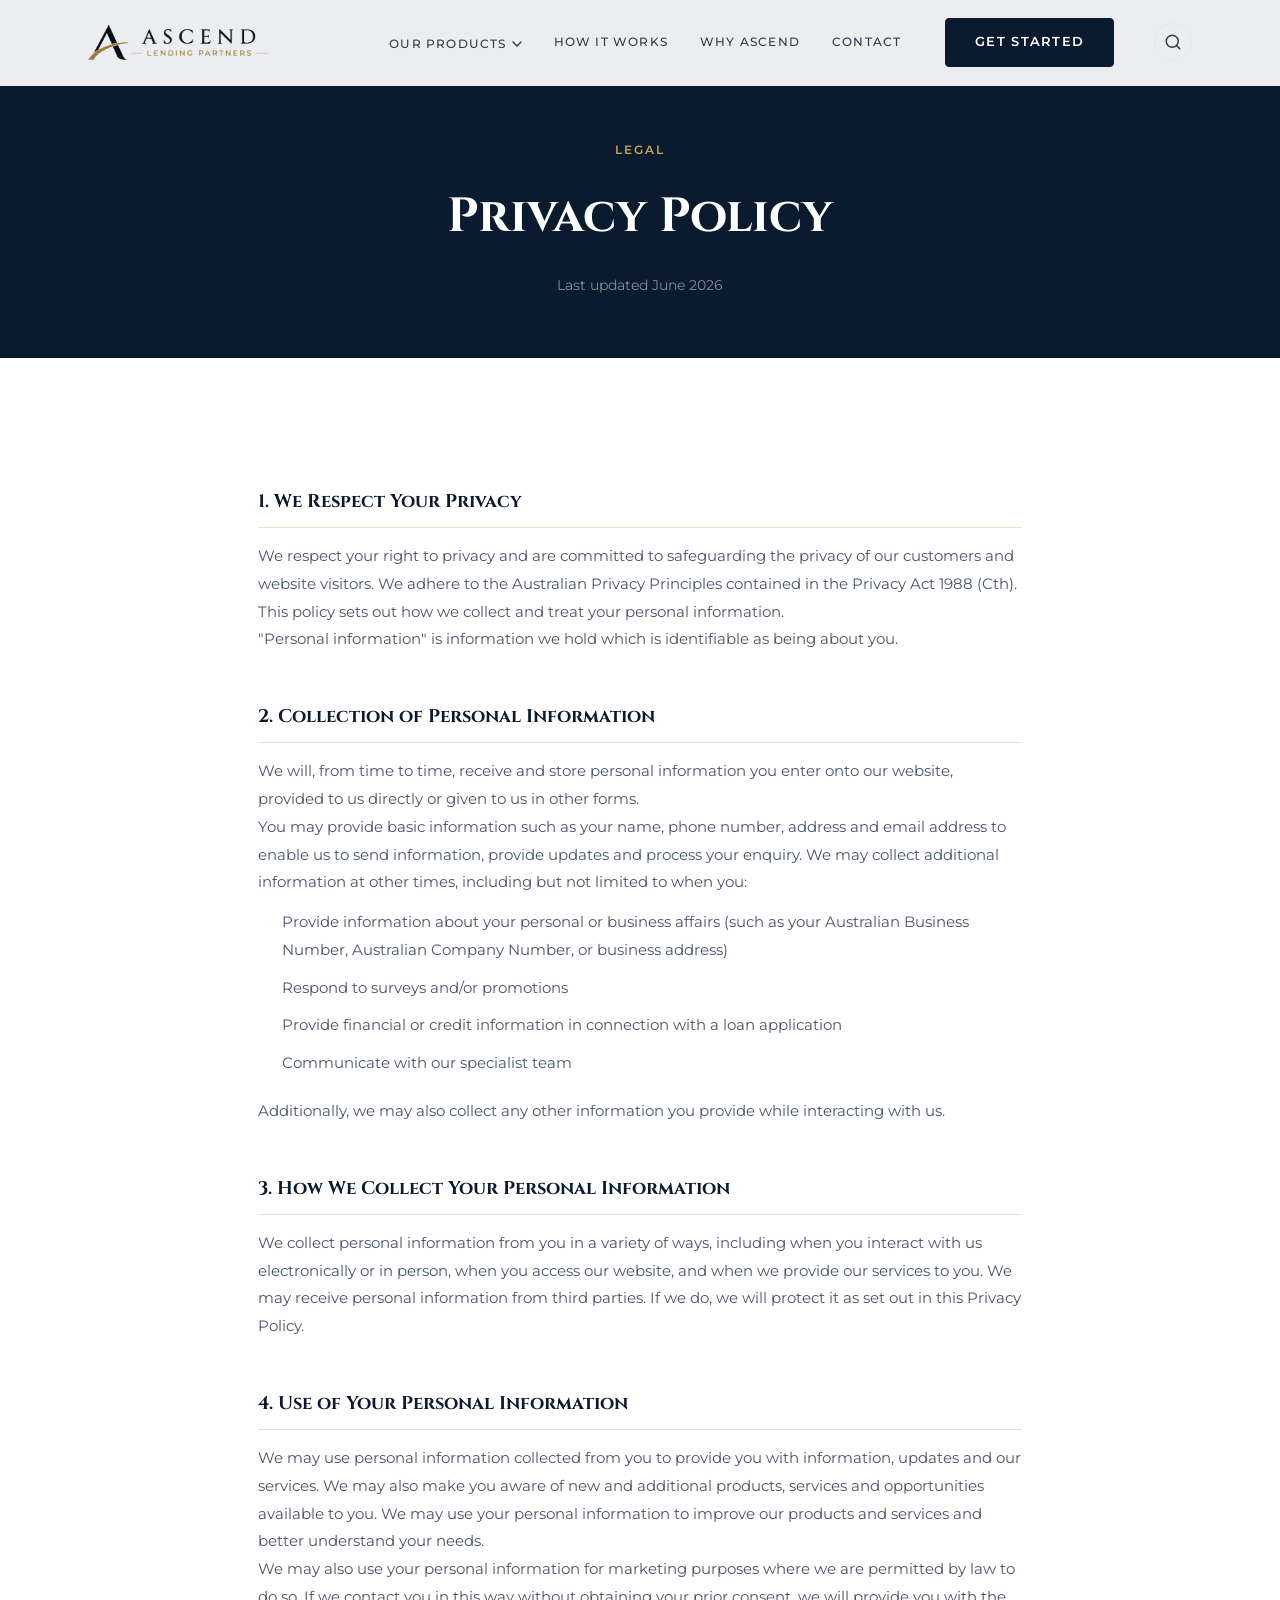
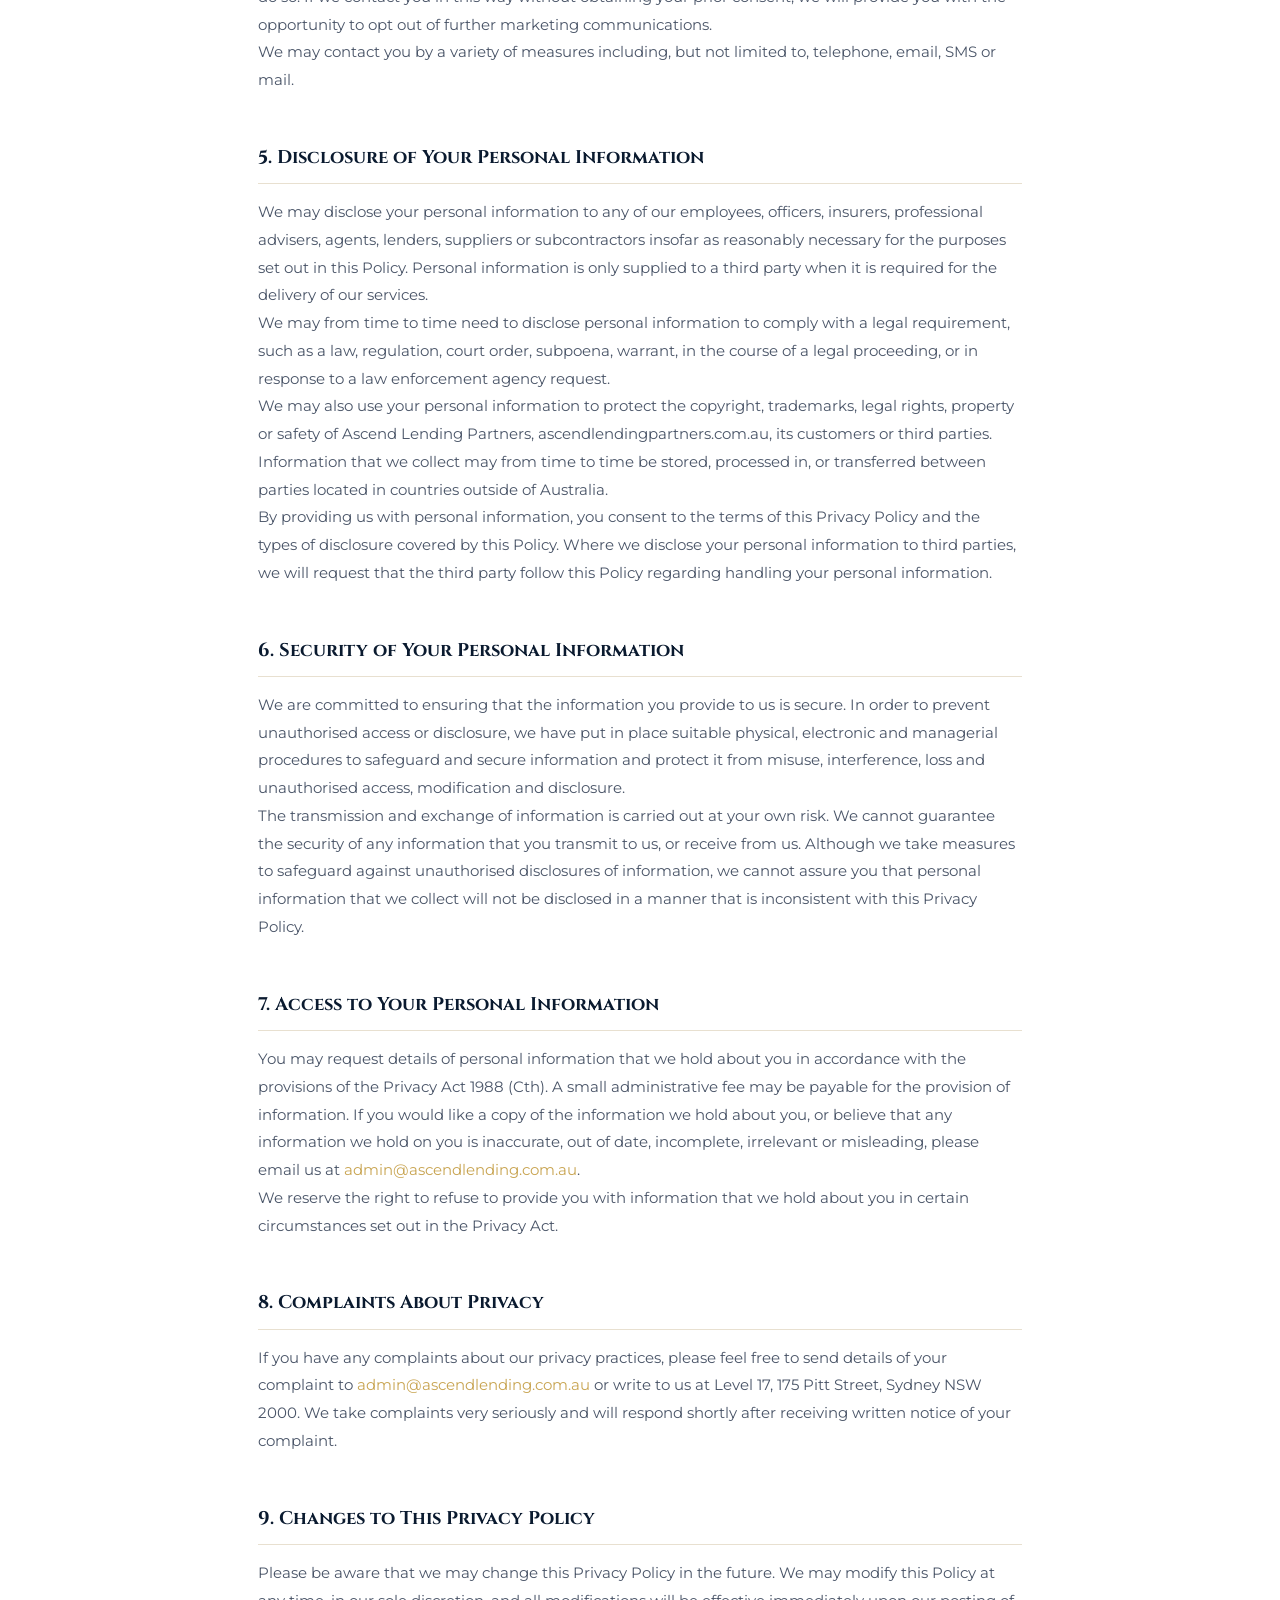
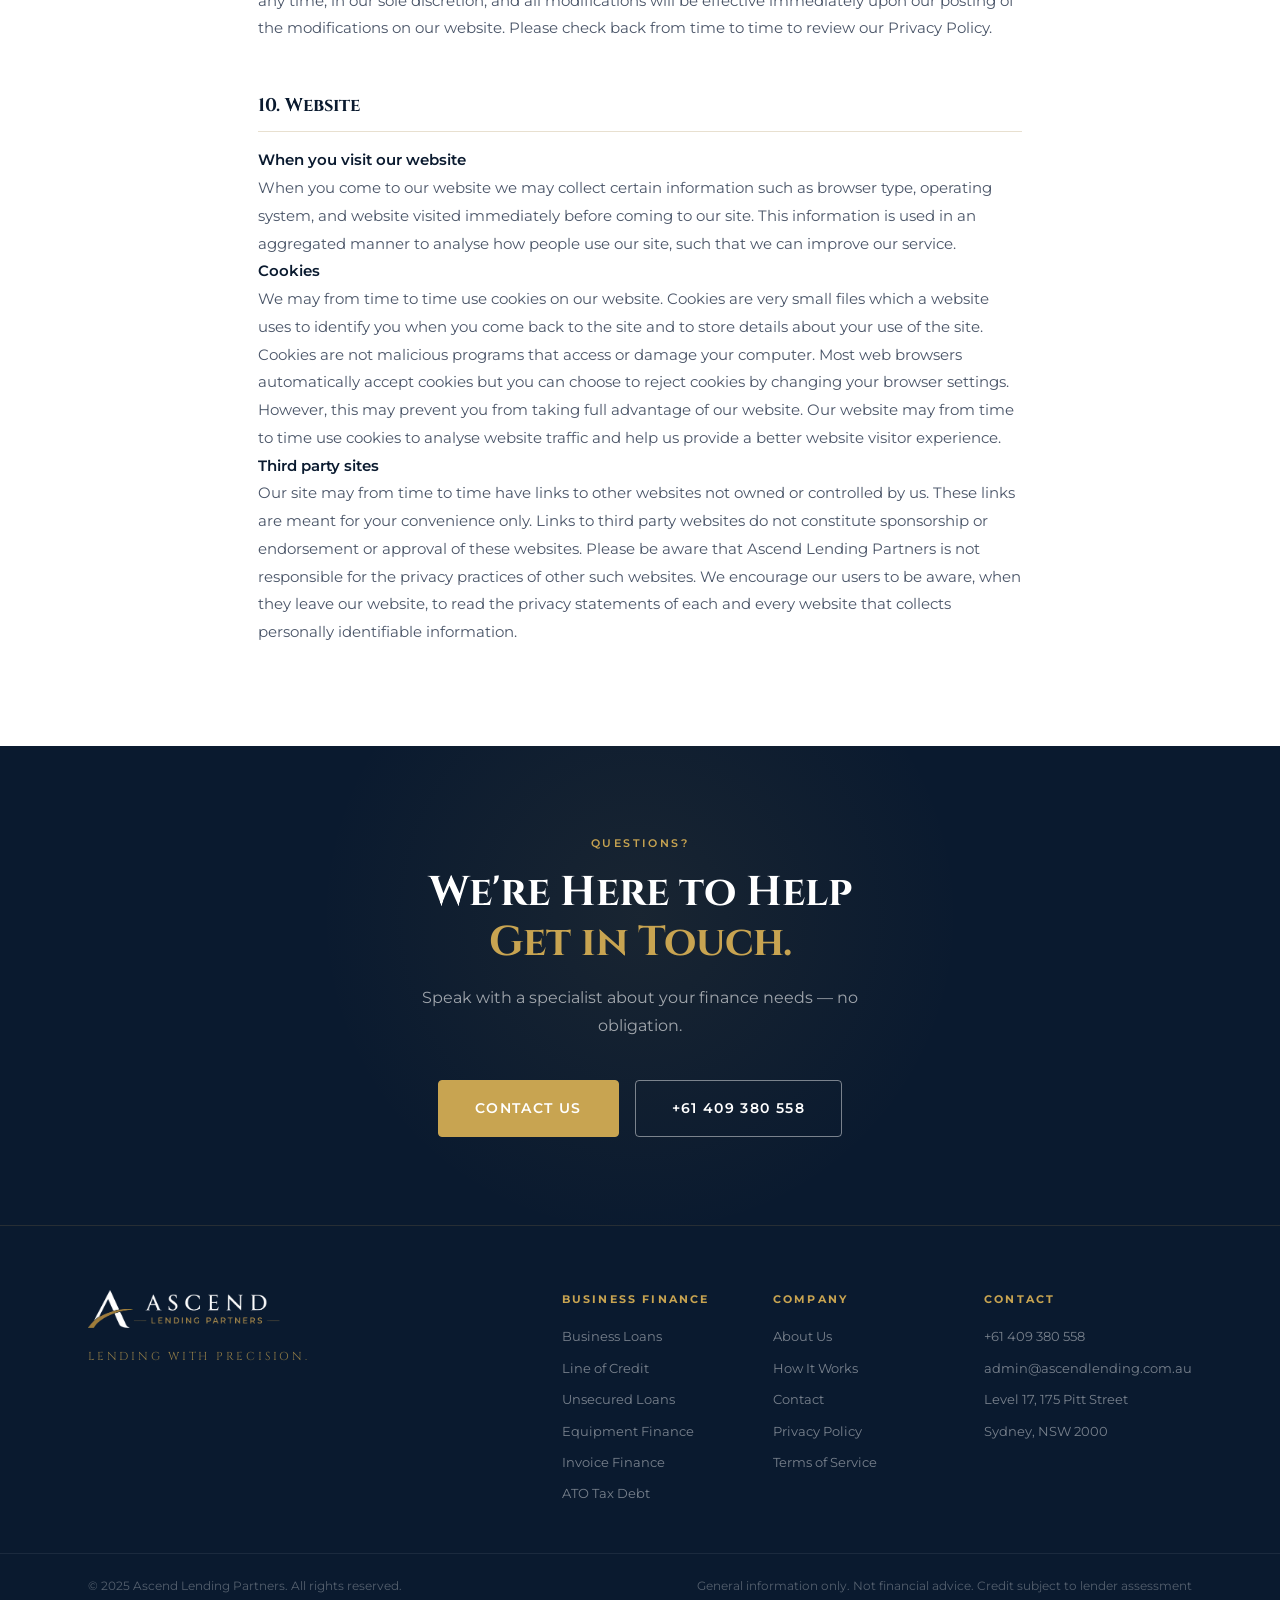
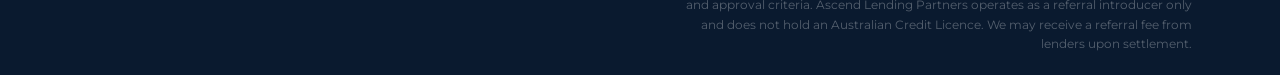
<file: privacy-policy.html>
<!doctype html>
<html lang="en">
<head>
  <meta charset="UTF-8" />
  <meta name="viewport" content="width=device-width, initial-scale=1.0" />
  <meta name="description" content="Privacy Policy for Ascend Lending Partners. Learn how we collect, use and protect your personal information in accordance with the Australian Privacy Principles." />
  <title>Privacy Policy | Ascend Lending Partners</title>
  <link rel="canonical" href="https://www.ascendlendingpartners.com.au/privacy-policy.html" />
  <meta property="og:title" content="Privacy Policy | Ascend Lending Partners" />
  <meta property="og:url" content="https://www.ascendlendingpartners.com.au/privacy-policy.html" />
  <meta property="og:type" content="website" />
  <meta name="robots" content="index, follow" />
  <style>body{opacity:0;transition:opacity 0.2s}body.loaded{opacity:1}</style>
  <link rel="preconnect" href="https://fonts.googleapis.com" />
  <link rel="preconnect" href="https://fonts.gstatic.com" crossorigin />
  <link href="https://fonts.googleapis.com/css2?family=Cinzel:wght@400;600;700&family=Montserrat:wght@300;400;500;600;700&display=swap" rel="stylesheet" />
  <link rel="stylesheet" href="styles.css" />
  <link rel="stylesheet" href="product-pages.css" />
  <style>
    .legal-hero {
      background: var(--navy, #0a1a2f);
      padding: 140px 0 60px;
      text-align: center;
    }
    .legal-hero__eyebrow {
      font-family: 'Montserrat', sans-serif;
      font-size: 0.75rem;
      font-weight: 600;
      letter-spacing: 0.18em;
      text-transform: uppercase;
      color: var(--gold, #c9a84c);
      margin-bottom: 16px;
    }
    .legal-hero h1 {
      font-family: 'Cinzel', serif;
      font-size: clamp(2rem, 4vw, 3rem);
      color: #fff;
      margin: 0 0 16px;
    }
    .legal-hero__date {
      font-family: 'Montserrat', sans-serif;
      font-size: 0.875rem;
      color: rgba(255,255,255,0.5);
    }
    .legal-page {
      padding: 80px 0 100px;
      background: #fff;
    }
    .legal-page .container { max-width: 860px; }
    .legal-content h2 {
      font-family: 'Cinzel', serif;
      font-size: 1.15rem;
      color: var(--navy, #0a1a2f);
      margin: 48px 0 14px;
      padding-bottom: 10px;
      border-bottom: 1px solid #e8e0d0;
    }
    .legal-content p, .legal-content li {
      font-family: 'Montserrat', sans-serif;
      font-size: 0.9375rem;
      line-height: 1.85;
      color: #4a5568;
    }
    .legal-content ul { padding-left: 1.5rem; margin: 12px 0 20px; }
    .legal-content ul li { margin-bottom: 10px; }
    .legal-content strong { color: var(--navy, #0a1a2f); font-weight: 600; }
    .legal-content a { color: var(--gold, #c9a84c); text-decoration: none; }
    .legal-content a:hover { text-decoration: underline; }
  </style>
</head>
<body>
  <div id="navbar-placeholder"></div>

  <section class="legal-hero">
    <div class="container">
      <p class="legal-hero__eyebrow">Legal</p>
      <h1>Privacy Policy</h1>
      <p class="legal-hero__date">Last updated June 2026</p>
    </div>
  </section>

  <section class="legal-page">
    <div class="container">
      <div class="legal-content">

        <h2>1. We Respect Your Privacy</h2>
        <p>We respect your right to privacy and are committed to safeguarding the privacy of our customers and website visitors. We adhere to the Australian Privacy Principles contained in the Privacy Act 1988 (Cth). This policy sets out how we collect and treat your personal information.</p>
        <p>"Personal information" is information we hold which is identifiable as being about you.</p>

        <h2>2. Collection of Personal Information</h2>
        <p>We will, from time to time, receive and store personal information you enter onto our website, provided to us directly or given to us in other forms.</p>
        <p>You may provide basic information such as your name, phone number, address and email address to enable us to send information, provide updates and process your enquiry. We may collect additional information at other times, including but not limited to when you:</p>
        <ul>
          <li>Provide information about your personal or business affairs (such as your Australian Business Number, Australian Company Number, or business address)</li>
          <li>Respond to surveys and/or promotions</li>
          <li>Provide financial or credit information in connection with a loan application</li>
          <li>Communicate with our specialist team</li>
        </ul>
        <p>Additionally, we may also collect any other information you provide while interacting with us.</p>

        <h2>3. How We Collect Your Personal Information</h2>
        <p>We collect personal information from you in a variety of ways, including when you interact with us electronically or in person, when you access our website, and when we provide our services to you. We may receive personal information from third parties. If we do, we will protect it as set out in this Privacy Policy.</p>

        <h2>4. Use of Your Personal Information</h2>
        <p>We may use personal information collected from you to provide you with information, updates and our services. We may also make you aware of new and additional products, services and opportunities available to you. We may use your personal information to improve our products and services and better understand your needs.</p>
        <p>We may also use your personal information for marketing purposes where we are permitted by law to do so. If we contact you in this way without obtaining your prior consent, we will provide you with the opportunity to opt out of further marketing communications.</p>
        <p>We may contact you by a variety of measures including, but not limited to, telephone, email, SMS or mail.</p>

        <h2>5. Disclosure of Your Personal Information</h2>
        <p>We may disclose your personal information to any of our employees, officers, insurers, professional advisers, agents, lenders, suppliers or subcontractors insofar as reasonably necessary for the purposes set out in this Policy. Personal information is only supplied to a third party when it is required for the delivery of our services.</p>
        <p>We may from time to time need to disclose personal information to comply with a legal requirement, such as a law, regulation, court order, subpoena, warrant, in the course of a legal proceeding, or in response to a law enforcement agency request.</p>
        <p>We may also use your personal information to protect the copyright, trademarks, legal rights, property or safety of Ascend Lending Partners, ascendlendingpartners.com.au, its customers or third parties.</p>
        <p>Information that we collect may from time to time be stored, processed in, or transferred between parties located in countries outside of Australia.</p>
        <p>By providing us with personal information, you consent to the terms of this Privacy Policy and the types of disclosure covered by this Policy. Where we disclose your personal information to third parties, we will request that the third party follow this Policy regarding handling your personal information.</p>

        <h2>6. Security of Your Personal Information</h2>
        <p>We are committed to ensuring that the information you provide to us is secure. In order to prevent unauthorised access or disclosure, we have put in place suitable physical, electronic and managerial procedures to safeguard and secure information and protect it from misuse, interference, loss and unauthorised access, modification and disclosure.</p>
        <p>The transmission and exchange of information is carried out at your own risk. We cannot guarantee the security of any information that you transmit to us, or receive from us. Although we take measures to safeguard against unauthorised disclosures of information, we cannot assure you that personal information that we collect will not be disclosed in a manner that is inconsistent with this Privacy Policy.</p>

        <h2>7. Access to Your Personal Information</h2>
        <p>You may request details of personal information that we hold about you in accordance with the provisions of the Privacy Act 1988 (Cth). A small administrative fee may be payable for the provision of information. If you would like a copy of the information we hold about you, or believe that any information we hold on you is inaccurate, out of date, incomplete, irrelevant or misleading, please email us at <a href="mailto:admin@ascendlending.com.au">admin@ascendlending.com.au</a>.</p>
        <p>We reserve the right to refuse to provide you with information that we hold about you in certain circumstances set out in the Privacy Act.</p>

        <h2>8. Complaints About Privacy</h2>
        <p>If you have any complaints about our privacy practices, please feel free to send details of your complaint to <a href="mailto:admin@ascendlending.com.au">admin@ascendlending.com.au</a> or write to us at Level 17, 175 Pitt Street, Sydney NSW 2000. We take complaints very seriously and will respond shortly after receiving written notice of your complaint.</p>

        <h2>9. Changes to This Privacy Policy</h2>
        <p>Please be aware that we may change this Privacy Policy in the future. We may modify this Policy at any time, in our sole discretion, and all modifications will be effective immediately upon our posting of the modifications on our website. Please check back from time to time to review our Privacy Policy.</p>

        <h2>10. Website</h2>
        <p><strong>When you visit our website</strong></p>
        <p>When you come to our website we may collect certain information such as browser type, operating system, and website visited immediately before coming to our site. This information is used in an aggregated manner to analyse how people use our site, such that we can improve our service.</p>
        <p><strong>Cookies</strong></p>
        <p>We may from time to time use cookies on our website. Cookies are very small files which a website uses to identify you when you come back to the site and to store details about your use of the site. Cookies are not malicious programs that access or damage your computer. Most web browsers automatically accept cookies but you can choose to reject cookies by changing your browser settings. However, this may prevent you from taking full advantage of our website. Our website may from time to time use cookies to analyse website traffic and help us provide a better website visitor experience.</p>
        <p><strong>Third party sites</strong></p>
        <p>Our site may from time to time have links to other websites not owned or controlled by us. These links are meant for your convenience only. Links to third party websites do not constitute sponsorship or endorsement or approval of these websites. Please be aware that Ascend Lending Partners is not responsible for the privacy practices of other such websites. We encourage our users to be aware, when they leave our website, to read the privacy statements of each and every website that collects personally identifiable information.</p>

      </div>
    </div>
  </section>

  <section class="prod-cta">
    <div class="container">
      <p class="prod-cta__eyebrow">Questions?</p>
      <h2>We're Here to Help<br /><span class="text-gold">Get in Touch.</span></h2>
      <p class="prod-cta__sub">Speak with a specialist about your finance needs — no obligation.</p>
      <div class="prod-cta__actions">
        <a href="index.html#contact" class="btn btn--gold btn--lg">Contact Us</a>
        <a href="tel:+61409380558" class="btn btn--outline-light btn--lg">+61 409 380 558</a>
      </div>
    </div>
  </section>

  <div id="footer-placeholder"></div>
  <script src="components.js"></script>
</body>
</html>
</file>
<file: styles.css>
/* ══════════════════════════════════════════════════════════════
   ASCEND LENDING PARTNERS — styles.css  (Light Theme Redesign)
   Gold #C8A451 · Navy #0A1A2F · Charcoal #333B48
   Steel Grey #6C727F · Light Grey #E7E9EC · Off White #F7F8FA
   Fonts: Cinzel (headings) · Montserrat (body)
══════════════════════════════════════════════════════════════ */

/* ── Variables ─────────────────────────────────────────────── */
:root {
    --gold: #c8a451;
    --gold-light: #d9b96a;
    --gold-dark: #a07c2e;
    --gold-dim: rgba(200, 164, 81, 0.1);
    --gold-border: rgba(200, 164, 81, 0.3);

    --navy: #0a1a2f;
    --navy-mid: #0d2040;
    --charcoal: #333b48;
    --steel: #6c727f;
    --light-grey: #e7e9ec;
    --off-white: #f7f8fa;
    --white: #ffffff;

    --text-primary: #0a1a2f;
    --text-secondary: #333b48;
    --text-muted: #6c727f;
    --text-light: #9aa0ab;

    --font-heading: "Cinzel", "Trajan Pro", Georgia, serif;
    --font-body: "Montserrat", "Inter", system-ui, sans-serif;

    --max-w: 1200px;
    --px: clamp(1.5rem, 5vw, 3rem);
    --radius-sm: 4px;
    --radius: 8px;
    --radius-lg: 12px;

    --transition: 0.28s cubic-bezier(0.4, 0, 0.2, 1);

    --shadow-xs: 0 1px 3px rgba(0, 0, 0, 0.06);
    --shadow-sm: 0 2px 8px rgba(0, 0, 0, 0.07), 0 1px 2px rgba(0, 0, 0, 0.04);
    --shadow-md: 0 4px 16px rgba(0, 0, 0, 0.08), 0 1px 4px rgba(0, 0, 0, 0.04);
    --shadow-lg: 0 8px 32px rgba(0, 0, 0, 0.1), 0 2px 8px rgba(0, 0, 0, 0.05);
}

/* ── Reset & Base ───────────────────────────────────────────── */
*,
*::before,
*::after {
    box-sizing: border-box;
    margin: 0;
    padding: 0;
}

html {
    scroll-behavior: smooth;
    -webkit-text-size-adjust: 100%;
}

body {
    font-family: var(--font-body);
    background-color: var(--white);
    color: var(--text-secondary);
    font-size: 1rem;
    line-height: 1.7;
    -webkit-font-smoothing: antialiased;
    overflow-x: hidden;
}

img,
svg {
    display: block;
    max-width: 100%;
}
a {
    color: inherit;
    text-decoration: none;
}
ul {
    list-style: none;
}
button {
    cursor: pointer;
    border: none;
    background: none;
    font: inherit;
}

/* ── Container ──────────────────────────────────────────────── */
.container {
    width: 100%;
    max-width: var(--max-w);
    margin: 0 auto;
    padding: 0 var(--px);
}

/* ── Utilities ──────────────────────────────────────────────── */
.text-gold {
    color: var(--gold);
}
.text-navy {
    color: var(--navy);
}

.gold-line {
    display: inline-block;
    width: 36px;
    height: 1px;
    background: var(--gold);
    vertical-align: middle;
    margin: 0 0.6rem;
    opacity: 0.7;
}

/* ── Buttons ────────────────────────────────────────────────── */
.btn {
    display: inline-flex;
    align-items: center;
    justify-content: center;
    gap: 0.5rem;
    padding: 0.8rem 1.8rem;
    border-radius: var(--radius-sm);
    font-family: var(--font-body);
    font-size: 0.8rem;
    font-weight: 600;
    letter-spacing: 0.1em;
    text-transform: uppercase;
    transition: var(--transition);
    white-space: nowrap;
    cursor: pointer;
}

/* Primary gold button */
.btn--gold {
    background: var(--gold);
    color: var(--white);
    border: 1.5px solid var(--gold);
}
.btn--gold:hover {
    background: var(--gold-dark);
    border-color: var(--gold-dark);
    transform: translateY(-1px);
    box-shadow: var(--shadow-md);
}
.btn--gold:active {
    transform: translateY(0);
}

/* Gold button with dark navy text — for use on dark backgrounds */
.btn--gold-dark {
    background: var(--gold);
    color: var(--navy);
    border: 1.5px solid var(--gold);
    font-weight: 700;
}
.btn--gold-dark:hover {
    background: var(--gold-light);
    border-color: var(--gold-light);
    color: var(--navy);
    transform: translateY(-1px);
    box-shadow: var(--shadow-md);
}
.btn--gold-dark:active {
    transform: translateY(0);
}

/* Primary navy button */
.btn--navy {
    background: var(--navy);
    color: var(--white);
    border: 1.5px solid var(--navy);
}
.btn--navy:hover {
    background: var(--navy-mid);
    border-color: var(--navy-mid);
    transform: translateY(-1px);
    box-shadow: var(--shadow-md);
}
.btn--navy:active {
    transform: translateY(0);
}

/* Outline button — navy */
.btn--outline {
    background: transparent;
    color: var(--navy);
    border: 1.5px solid var(--navy);
}
.btn--outline:hover {
    background: var(--navy);
    color: var(--white);
}

/* Outline gold */
.btn--outline-gold {
    background: transparent;
    color: var(--gold);
    border: 1.5px solid var(--gold-border);
}
.btn--outline-gold:hover {
    background: var(--gold-dim);
    border-color: var(--gold);
}

/* Outline light — for use on dark backgrounds */
.btn--outline-light {
    background: transparent;
    color: var(--white);
    border: 1.5px solid rgba(255, 255, 255, 0.45);
}
.btn--outline-light:hover {
    background: rgba(255, 255, 255, 0.08);
    border-color: rgba(255, 255, 255, 0.75);
}

.btn--lg {
    padding: 1rem 2.25rem;
    font-size: 0.85rem;
}
.btn--sm {
    padding: 0.65rem 1.5rem;
    font-size: 0.78rem;
}
.btn--full {
    width: 100%;
}

/* ── Section shared ─────────────────────────────────────────── */
.section-header {
    text-align: center;
    margin-bottom: 3.5rem;
}

.section-eyebrow {
    font-family: var(--font-body);
    font-size: 0.7rem;
    font-weight: 600;
    letter-spacing: 0.22em;
    text-transform: uppercase;
    color: var(--gold);
    margin-bottom: 0.75rem;
}

.section-title {
    font-family: var(--font-heading);
    font-size: clamp(1.8rem, 3.5vw, 2.6rem);
    font-weight: 700;
    color: var(--navy);
    line-height: 1.2;
    margin-bottom: 1rem;
}

.section-sub {
    font-size: 1rem;
    color: var(--steel);
    max-width: 540px;
    margin: 0 auto;
    line-height: 1.8;
}

/* Gold rule divider under section titles */
.section-rule {
    display: block;
    width: 40px;
    height: 2px;
    background: var(--gold);
    margin: 1rem auto 0;
    opacity: 0.7;
}

/* ── Scroll-reveal ──────────────────────────────────────────── */
.solution-card,
.process__step,
.why-card,
.trust-stat,
.contact__detail {
    opacity: 0;
    transform: translateY(24px);
    transition:
        opacity 0.55s ease,
        transform 0.55s ease;
}

.solution-card.is-visible,
.process__step.is-visible,
.why-card.is-visible,
.trust-stat.is-visible,
.contact__detail.is-visible {
    opacity: 1;
    transform: translateY(0);
}

/* ════════════════════════════════════════════════════════════
   NAVBAR
════════════════════════════════════════════════════════════ */
.navbar {
    position: fixed;
    top: 0;
    left: 0;
    right: 0;
    z-index: 1000;
    padding: 1.1rem 0;
    background: rgba(255, 255, 255, 0.92);
    backdrop-filter: blur(10px);
    -webkit-backdrop-filter: blur(10px);
    border-bottom: 1px solid transparent;
    transition:
        border-color var(--transition),
        box-shadow var(--transition),
        padding var(--transition);
}

.navbar--scrolled {
    border-bottom-color: var(--light-grey);
    box-shadow: var(--shadow-sm);
    padding: 0.75rem 0;
}

.navbar__inner {
    display: flex;
    align-items: center;
    gap: 2rem;
    position: relative;
}

/* ── Logo ── */
.navbar__logo {
    display: flex;
    align-items: center;
    text-decoration: none;
    flex-shrink: 0;
}

/* The actual supplied logo image */
.navbar__logo-img {
    display: block;
    height: 48px;
    width: auto;
    max-width: 180px;
    object-fit: contain;
}

/* ── Nav links ── */
.navbar__nav {
    display: flex;
    align-items: center;
    gap: 2rem;
    margin-left: auto;
}

.navbar__nav a {
    font-size: 0.75rem;
    font-weight: 500;
    letter-spacing: 0.1em;
    text-transform: uppercase;
    color: var(--charcoal);
    transition: color var(--transition);
    position: relative;
}

.navbar__nav a::after {
    content: "";
    position: absolute;
    bottom: -3px;
    left: 0;
    width: 0;
    height: 1.5px;
    background: var(--gold);
    transition: width var(--transition);
}

.navbar__nav a:hover {
    color: var(--navy);
}
.navbar__nav a:hover::after {
    width: 100%;
}

.navbar__cta {
    margin-left: 0.75rem;
}

/* ── Hamburger ── */
.navbar__hamburger {
    display: none;
    flex-direction: column;
    gap: 5px;
    margin-left: auto;
    padding: 4px;
}

.navbar__hamburger span {
    display: block;
    width: 22px;
    height: 1.5px;
    background: var(--navy);
    border-radius: 2px;
    transition: var(--transition);
    transform-origin: center;
}

.navbar__hamburger.is-open span:nth-child(1) {
    transform: translateY(6.5px) rotate(45deg);
}
.navbar__hamburger.is-open span:nth-child(2) {
    opacity: 0;
    transform: scaleX(0);
}
.navbar__hamburger.is-open span:nth-child(3) {
    transform: translateY(-6.5px) rotate(-45deg);
}

/* ── Mobile menu ── */
.navbar__mobile-menu {
    display: none;
    flex-direction: column;
    background: transparent;
    border-top: 1px solid transparent;
    padding: 0 var(--px);
    max-height: 0;
    overflow: hidden;
    transition:
        max-height 0.4s ease,
        padding 0.4s ease,
        border-color 0.4s ease;
}

.navbar__mobile-menu.is-open {
    max-height: calc(100vh - 80px);
    overflow-y: auto;
    padding: 1rem var(--px) 1.5rem;
    border-top-color: var(--light-grey);
    margin-top: 0.75rem;
}

.mobile-link {
    display: block;
    padding: 0.85rem 0;
    font-size: 0.85rem;
    font-weight: 500;
    letter-spacing: 0.1em;
    text-transform: uppercase;
    color: var(--charcoal);
    border-bottom: 1px solid var(--light-grey);
    transition: color var(--transition);
}

.mobile-link:hover {
    color: var(--gold);
}
.mobile-cta {
    margin-top: 1.25rem;
    text-align: center;
}

/* ════════════════════════════════════════════════════════════
   MEGA MENU
════════════════════════════════════════════════════════════ */

/* Trigger button inside desktop nav */
.navbar__mega-wrapper {
    position: static; /* panel positions off .navbar */
}
.navbar__mega-trigger {
    display: inline-flex;
    align-items: center;
    gap: 0.3rem;
    font-size: 0.75rem;
    font-weight: 500;
    letter-spacing: 0.1em;
    text-transform: uppercase;
    color: var(--charcoal);
    background: none;
    border: none;
    padding: 0;
    font-family: inherit;
    cursor: pointer;
    position: relative;
    transition: color var(--transition);
}
.navbar__mega-trigger::after {
    content: "";
    position: absolute;
    bottom: -3px;
    left: 0;
    width: 0;
    height: 1.5px;
    background: var(--gold);
    transition: width var(--transition);
}
.navbar__mega-trigger:hover,
.navbar__mega-trigger[aria-expanded="true"] {
    color: var(--navy);
}
.navbar__mega-trigger:hover::after,
.navbar__mega-trigger[aria-expanded="true"]::after {
    width: 100%;
}

.navbar__mega-chevron {
    width: 10px;
    height: 6px;
    flex-shrink: 0;
    transition: transform var(--transition);
}
.navbar__mega-trigger[aria-expanded="true"] .navbar__mega-chevron {
    transform: rotate(180deg);
}

/* Dropdown panel — sibling of .navbar__inner, child of .navbar */
.navbar__mega {
    position: absolute;
    top: 100%;
    left: 0;
    right: 0;
    background: var(--white);
    border-top: 1px solid var(--light-grey);
    border-bottom: 1px solid var(--light-grey);
    box-shadow:
        0 12px 32px rgba(0, 0, 0, 0.08),
        0 2px 8px rgba(0, 0, 0, 0.04);
    padding: 1.75rem 0 2rem;
    opacity: 0;
    visibility: hidden;
    transform: translateY(-6px);
    transition:
        opacity 0.22s ease,
        transform 0.22s ease,
        visibility 0s linear 0.22s;
    z-index: 999;
    pointer-events: none;
}
.navbar__mega.is-open {
    opacity: 1;
    visibility: visible;
    transform: translateY(0);
    pointer-events: all;
    transition:
        opacity 0.22s ease,
        transform 0.22s ease,
        visibility 0s linear 0s;
}

.navbar__mega-inner {
    display: grid;
    grid-template-columns: repeat(4, 1fr) 190px;
    gap: 0;
}
.navbar__mega-col {
    padding: 0 2rem;
    border-right: 1px solid var(--light-grey);
}
.navbar__mega-col:last-child {
    border-right: none;
    padding-top: 0.5rem;
}
.navbar__mega-col-title {
    font-size: 0.62rem;
    font-weight: 700;
    letter-spacing: 0.16em;
    text-transform: uppercase;
    color: var(--gold);
    margin-bottom: 0.9rem;
    padding-bottom: 0.6rem;
    border-bottom: 1px solid var(--light-grey);
}
.navbar__mega-col a:not(.btn) {
    display: block;
    font-size: 0.8rem;
    font-weight: 500;
    color: var(--charcoal);
    padding: 0.32rem 0;
    letter-spacing: 0.02em;
    transition:
        color var(--transition),
        padding-left var(--transition);
    text-decoration: none;
}
.navbar__mega-col a:not(.btn):hover {
    color: var(--gold);
    padding-left: 4px;
}
.navbar__mega-cta-wrap {
    display: flex;
    flex-direction: column;
    gap: 0.75rem;
    justify-content: flex-end;
    height: 100%;
    padding-top: 0.5rem;
}
.navbar__mega-cta-wrap p {
    font-size: 0.8rem;
    color: var(--steel);
    line-height: 1.6;
}
.navbar__mega-cta-wrap .btn {
    align-self: flex-start;
}

/* Mobile mega — hidden on mobile, accordion instead */
@media (max-width: 768px) {
    .navbar__mega {
        display: none;
    }
    .navbar__mega-wrapper {
        display: contents;
    }
    .navbar__mega-trigger {
        display: none;
    }
}

/* ── Mobile Accordion (Business Lending) ────────────────────── */
.mobile-accordion__trigger {
    display: flex;
    align-items: center;
    justify-content: space-between;
    width: 100%;
    padding: 0.85rem 0;
    font-size: 0.85rem;
    font-weight: 500;
    letter-spacing: 0.1em;
    text-transform: uppercase;
    color: var(--charcoal);
    background: none;
    border: none;
    border-bottom: 1px solid var(--light-grey);
    font-family: inherit;
    cursor: pointer;
    transition: color var(--transition);
}
.mobile-accordion__trigger.is-open {
    color: var(--gold);
    border-bottom-color: transparent;
}
.mobile-accordion__chevron {
    width: 12px;
    height: 7px;
    flex-shrink: 0;
    transition: transform var(--transition);
}
.mobile-accordion__trigger.is-open .mobile-accordion__chevron {
    transform: rotate(180deg);
}
.mobile-accordion__panel {
    max-height: 0;
    overflow: hidden;
    transition: max-height 0.4s ease;
}
.mobile-accordion__panel.is-open {
    max-height: 2000px;
}
.mobile-accordion__grid {
    display: grid;
    grid-template-columns: 1fr 1fr;
    gap: 1.25rem;
    padding: 1rem 0.25rem 1.25rem;
}
.mobile-accordion__col-title {
    font-size: 0.6rem;
    font-weight: 700;
    letter-spacing: 0.14em;
    text-transform: uppercase;
    color: var(--gold);
    margin-bottom: 0.5rem;
}
.mobile-sub-link {
    display: block;
    padding: 0.3rem 0;
    font-size: 0.8rem;
    color: var(--charcoal);
    transition: color var(--transition);
    text-decoration: none;
}
.mobile-sub-link:hover {
    color: var(--gold);
}

/* ════════════════════════════════════════════════════════════
   HERO
════════════════════════════════════════════════════════════ */
.hero {
    position: relative;
    min-height: 0;
    display: flex;
    align-items: center;
    background: url("images/hero-bg.webp") center / cover no-repeat var(--navy);
    overflow: hidden;
    padding: 5.5rem 0 1.5rem;
    padding-top: 6.5rem;
}

/* Dark overlay so text stays readable over the photo */
.hero::before {
    content: "";
    position: absolute;
    inset: 0;
    background: rgba(10, 26, 47, 0.68);
    z-index: 0;
}

/* Subtle architectural line texture */
.hero__bg-grid {
    display: none;
}
.hero__bg-grid--unused {
    position: absolute;
    inset: 0;
    background-image:
        linear-gradient(rgba(200, 164, 81, 0.06) 1px, transparent 1px),
        linear-gradient(90deg, rgba(200, 164, 81, 0.06) 1px, transparent 1px);
    background-size: 72px 72px;
    mask-image: radial-gradient(
        ellipse 70% 70% at 60% 50%,
        black 30%,
        transparent 80%
    );
    pointer-events: none;
}

/* Soft right-side wash */
.hero__glow {
    display: none;
}

.hero__glow--left {
    width: 500px;
    height: 500px;
    top: 0;
    left: -100px;
    background: radial-gradient(
        circle,
        rgba(200, 164, 81, 0.05) 0%,
        transparent 65%
    );
    border-radius: 50%;
}

.hero__glow--right {
    width: 600px;
    height: 600px;
    top: -80px;
    right: -120px;
    background: radial-gradient(
        circle,
        rgba(10, 26, 47, 0.04) 0%,
        transparent 65%
    );
    border-radius: 50%;
}

.hero__inner {
    position: relative;
    z-index: 1;
    display: grid;
    grid-template-columns: 1fr 1fr;
    gap: 5rem;
    align-items: center;
    padding-top: 1.5rem;
    padding-bottom: 2.5rem;
}

.hero__eyebrow {
    display: flex;
    align-items: center;
    font-size: 0.68rem;
    font-weight: 600;
    letter-spacing: 0.24em;
    text-transform: uppercase;
    color: var(--gold);
    margin-bottom: 1.1rem;
}

.hero__headline {
    font-family: var(--font-heading);
    font-size: clamp(2rem, 4vw, 3.2rem);
    font-weight: 700;
    color: var(--white);
    line-height: 1.12;
    letter-spacing: 0.01em;
    margin-bottom: 1.5rem;
}

.hero__sub {
    font-size: 1rem;
    color: rgba(255, 255, 255, 0.78);
    max-width: 460px;
    line-height: 1.85;
    margin-bottom: 2.5rem;
}

.hero__actions {
    display: flex;
    gap: 1rem;
    flex-wrap: wrap;
}

/* Hero reassurances — 3-point trust strip below CTA buttons */
.hero__reassurances {
    list-style: none;
    padding: 0;
    margin: 1.5rem 0 0;
    display: flex;
    flex-wrap: wrap;
    gap: 0.6rem 1.6rem;
    align-items: center;
}
.hero__reassurances li {
    display: flex;
    align-items: center;
    gap: 0.45rem;
    font-size: 0.8rem;
    font-weight: 500;
    color: rgba(255, 255, 255, 0.78);
    letter-spacing: 0.02em;
    white-space: nowrap;
}
.hero__reassurances svg {
    width: 16px;
    height: 16px;
    flex-shrink: 0;
}

/* Hero visual — floating stat cards */
.hero__visual {
    position: relative;
    height: 420px;
}

.hero__card {
    position: absolute;
    background: var(--white);
    border: 1px solid var(--light-grey);
    border-radius: var(--radius-lg);
    padding: 1.25rem 1.5rem;
    display: flex;
    flex-direction: column;
    gap: 0.2rem;
    box-shadow: var(--shadow-md);
    animation: floatCard 7s ease-in-out infinite;
}

.hero__card--1 {
    top: 30px;
    right: 20px;
    animation-delay: 0s;
}
.hero__card--2 {
    top: 170px;
    left: 10px;
    animation-delay: 2.3s;
}
.hero__card--3 {
    bottom: 60px;
    right: 30px;
    animation-delay: 4.6s;
}

@keyframes floatCard {
    0%,
    100% {
        transform: translateY(0);
    }
    50% {
        transform: translateY(-8px);
    }
}

.hero__card-label {
    font-size: 0.65rem;
    font-weight: 600;
    letter-spacing: 0.16em;
    text-transform: uppercase;
    color: var(--steel);
}

.hero__card-value {
    font-family: var(--font-heading);
    font-size: 1.55rem;
    font-weight: 700;
    color: var(--navy);
    line-height: 1;
}

.hero__card-value span {
    color: var(--gold);
}

/* Decorative emblem */
.hero__emblem {
    position: absolute;
    bottom: 20px;
    left: 50%;
    transform: translateX(-50%);
    width: 160px;
    height: auto;
    opacity: 0.18;
    animation: floatCard 9s ease-in-out infinite;
    animation-delay: 1.5s;
}

.hero__emblem img {
    width: 100%;
    height: auto;
    display: block;
}

/* Scroll indicator */
.hero__scroll-indicator {
    position: absolute;
    bottom: 2rem;
    left: 50%;
    transform: translateX(-50%);
    z-index: 1;
}

.hero__scroll-indicator span {
    display: block;
    width: 1px;
    height: 44px;
    background: linear-gradient(to bottom, var(--gold), transparent);
    animation: scrollPulse 2.2s ease-in-out infinite;
    opacity: 0.6;
}

@keyframes scrollPulse {
    0%,
    100% {
        opacity: 0.4;
        transform: scaleY(1);
    }
    50% {
        opacity: 0.8;
        transform: scaleY(0.7);
    }
}

/* ════════════════════════════════════════════════════════════
   TRUST BAR
════════════════════════════════════════════════════════════ */
.trust-bar {
    background: var(--white);
    border-top: 1px solid var(--light-grey);
    border-bottom: 1px solid var(--light-grey);
    padding: 2.25rem 0;
}

.trust-bar__inner {
    display: flex;
    align-items: center;
    justify-content: space-between;
    flex-wrap: wrap;
    gap: 1.5rem;
}

.trust-stat {
    display: flex;
    flex-direction: column;
    align-items: center;
    text-align: center;
    gap: 0.2rem;
    flex: 1;
    min-width: 120px;
}

.trust-stat__value {
    font-family: var(--font-heading);
    font-size: clamp(1.3rem, 2vw, 1.75rem);
    font-weight: 700;
    color: var(--navy);
    line-height: 1;
}

.trust-stat__value span {
    color: var(--gold);
}

.trust-stat__label {
    font-size: 0.68rem;
    font-weight: 500;
    letter-spacing: 0.14em;
    text-transform: uppercase;
    color: var(--steel);
    margin-top: 2px;
}

.trust-bar__divider {
    width: 1px;
    height: 36px;
    background: var(--light-grey);
    flex-shrink: 0;
}

/* ════════════════════════════════════════════════════════════
   LENDING SOLUTIONS
════════════════════════════════════════════════════════════ */
.solutions {
    padding: 6rem 0;
    background: var(--off-white);
}

.solutions__grid {
    display: grid;
    grid-template-columns: repeat(3, 1fr);
    gap: 1.5rem;
    align-items: start;
}

.solution-card {
    background: var(--white);
    border: 1px solid var(--light-grey);
    border-radius: var(--radius-lg);
    padding: 2.25rem 2rem;
    position: relative;
    overflow: hidden;
    transition:
        transform var(--transition),
        box-shadow var(--transition),
        border-color var(--transition);
    display: flex;
    flex-direction: column;
    gap: 1rem;
}

.solution-card:hover {
    transform: translateY(-4px);
    box-shadow: var(--shadow-lg);
    border-color: var(--gold-border);
}

.solution-card--featured {
    border-color: var(--gold-border);
    box-shadow: var(--shadow-md);
}

/* Card photography — full-bleed top image via wrapper */
/* Wrapper takes the negative margins; img fills 100% of wrapper */
.card-img-wrap {
    overflow: hidden;
    flex-shrink: 0;
}
.card-img-wrap--solution {
    margin: -2.25rem -2rem 1.75rem;
    border-radius: var(--radius-lg) var(--radius-lg) 0 0;
}
.card-img-wrap--wwh {
    margin: -2rem -1.75rem 1.25rem;
    border-radius: var(--radius-lg) var(--radius-lg) 0 0;
}
.card-img-wrap--result {
    margin: -2rem -2rem 1.25rem;
    border-radius: var(--radius-lg) var(--radius-lg) 0 0;
}
.solution-card__img,
.wwh-card__img,
.result-card__img {
    display: block;
    width: 100%;
    object-fit: cover;
    object-position: center top;
}
.solution-card__img {
    aspect-ratio: 3 / 2;
}
.wwh-card__img {
    aspect-ratio: 4 / 3;
}
.result-card__img {
    aspect-ratio: 16 / 9;
}

.solution-card__badge {
    position: absolute;
    top: -12px;
    left: 50%;
    transform: translateX(-50%);
    background: var(--gold);
    color: var(--white);
    font-size: 0.62rem;
    font-weight: 700;
    letter-spacing: 0.16em;
    text-transform: uppercase;
    padding: 0.28rem 1rem;
    border-radius: 20px;
    white-space: nowrap;
}

.solution-card__icon {
    width: 48px;
    height: 48px;
    background: var(--gold-dim);
    border-radius: var(--radius-sm);
    display: flex;
    align-items: center;
    justify-content: center;
    padding: 10px;
    flex-shrink: 0;
}

.solution-card__icon svg {
    width: 100%;
    height: 100%;
}

.solution-card__title {
    font-family: var(--font-heading);
    font-size: 1.05rem;
    font-weight: 600;
    color: var(--navy);
    letter-spacing: 0.03em;
}

.solution-card__desc {
    font-size: 0.88rem;
    color: var(--steel);
    line-height: 1.78;
}

.solution-card__list {
    display: flex;
    flex-direction: column;
    gap: 0.45rem;
    flex: 1;
}

.solution-card__list li {
    font-size: 0.83rem;
    color: var(--charcoal);
    padding-left: 1rem;
    position: relative;
}

.solution-card__list li::before {
    content: "";
    position: absolute;
    left: 0;
    top: 0.57em;
    width: 4px;
    height: 4px;
    background: var(--gold);
    border-radius: 50%;
}

.solution-card__link {
    font-size: 0.75rem;
    font-weight: 600;
    letter-spacing: 0.1em;
    text-transform: uppercase;
    color: var(--gold);
    display: inline-flex;
    align-items: center;
    gap: 0.35rem;
    margin-top: 0.5rem;
    transition:
        gap var(--transition),
        color var(--transition);
}

.solution-card__link:hover {
    gap: 0.6rem;
    color: var(--gold-dark);
}

/* ════════════════════════════════════════════════════════════
   PROCESS
════════════════════════════════════════════════════════════ */
.process {
    padding: 6rem 0;
    background: var(--navy);
}

/* Scoped text overrides for dark background */
.process .section-title {
    color: var(--white);
}
.process .section-sub {
    color: rgba(255, 255, 255, 0.72);
}

.process__steps {
    display: flex;
    align-items: flex-start;
    gap: 0;
}

.process__step {
    flex: 1;
    display: flex;
    flex-direction: column;
    align-items: center;
    text-align: center;
    gap: 1rem;
    padding: 0 0.75rem;
}

.process__step-icon {
    width: 82px;
    height: 82px;
    background: transparent;
    border: 2px solid var(--gold);
    border-radius: 50%;
    display: flex;
    align-items: center;
    justify-content: center;
    padding: 18px;
    flex-shrink: 0;
    transition:
        background var(--transition),
        box-shadow var(--transition);
}

.process__step:hover .process__step-icon {
    background: rgba(200, 164, 81, 0.08);
    box-shadow: 0 0 0 6px rgba(200, 164, 81, 0.06);
}

.process__step-icon svg {
    width: 100%;
    height: 100%;
}

.process__step-title {
    font-family: var(--font-body);
    font-size: 0.72rem;
    font-weight: 700;
    color: var(--gold);
    letter-spacing: 0.13em;
    text-transform: uppercase;
}

.process__step-desc {
    font-size: 0.84rem;
    color: rgba(255, 255, 255, 0.75);
    line-height: 1.7;
    max-width: 165px;
}

.process__connector {
    flex-shrink: 0;
    color: var(--gold);
    font-size: 2.4rem;
    line-height: 1;
    margin-top: 22px; /* vertically aligns arrow with icon centre */
    padding: 0 0.25rem;
}

/* ════════════════════════════════════════════════════════════
   WHY ASCEND
════════════════════════════════════════════════════════════ */
.why-ascend {
    position: relative;
    padding: 6rem 0;
    background: var(--off-white);
}

.why-ascend__bg {
    display: none;
} /* removed heavy gradients */

.why-ascend__inner {
    display: grid;
    grid-template-columns: 1fr 1fr;
    gap: 5rem;
    align-items: start;
}

.why-ascend__left {
    display: flex;
    flex-direction: column;
    gap: 1.5rem;
    position: sticky;
    top: 110px;
}

.why-ascend__body {
    font-size: 0.98rem;
    color: var(--steel);
    line-height: 1.88;
}

.why-ascend__right {
    display: flex;
    flex-direction: column;
    gap: 1rem;
}

.why-card {
    display: flex;
    gap: 1.25rem;
    align-items: flex-start;
    background: var(--white);
    border: 1px solid var(--light-grey);
    border-left: 2.5px solid var(--gold-border);
    border-radius: var(--radius);
    padding: 1.4rem 1.5rem;
    transition:
        border-left-color var(--transition),
        box-shadow var(--transition);
}

.why-card:hover {
    border-left-color: var(--gold);
    box-shadow: var(--shadow-md);
}

.why-card__icon {
    width: 40px;
    height: 40px;
    flex-shrink: 0;
    background: var(--gold-dim);
    border-radius: var(--radius-sm);
    display: flex;
    align-items: center;
    justify-content: center;
    padding: 8px;
}

.why-card__icon svg {
    width: 100%;
    height: 100%;
}

.why-card__title {
    font-family: var(--font-heading);
    font-size: 0.88rem;
    font-weight: 600;
    color: var(--navy);
    margin-bottom: 0.3rem;
    letter-spacing: 0.03em;
}

.why-card__desc {
    font-size: 0.84rem;
    color: var(--steel);
    line-height: 1.72;
}

/* ════════════════════════════════════════════════════════════
   CTA BANNER  (intentional dark section)
════════════════════════════════════════════════════════════ */
.cta-banner {
    position: relative;
    padding: 5rem 0;
    background: var(--navy);
    overflow: hidden;
}

/* Subtle texture on dark section */
.cta-banner::before {
    content: "";
    position: absolute;
    inset: 0;
    background-image:
        linear-gradient(rgba(200, 164, 81, 0.04) 1px, transparent 1px),
        linear-gradient(90deg, rgba(200, 164, 81, 0.04) 1px, transparent 1px);
    background-size: 60px 60px;
    pointer-events: none;
}

.cta-banner__glow {
    display: none;
}

.cta-banner__inner {
    position: relative;
    display: flex;
    align-items: center;
    justify-content: space-between;
    gap: 3rem;
    flex-wrap: wrap;
}

.cta-banner__eyebrow {
    font-size: 0.68rem;
    font-weight: 600;
    letter-spacing: 0.22em;
    text-transform: uppercase;
    color: var(--gold);
    margin-bottom: 0.65rem;
}

.cta-banner__title {
    font-family: var(--font-heading);
    font-size: clamp(1.6rem, 3vw, 2.2rem);
    font-weight: 700;
    color: var(--white);
    line-height: 1.22;
    margin-bottom: 0.65rem;
}

.cta-banner__sub {
    font-size: 0.92rem;
    color: rgba(255, 255, 255, 0.62);
    max-width: 420px;
    line-height: 1.75;
}

.cta-banner__actions {
    display: flex;
    gap: 1rem;
    flex-shrink: 0;
    flex-wrap: wrap;
}

/* ════════════════════════════════════════════════════════════
   CONTACT / LEAD FORM
════════════════════════════════════════════════════════════ */
.contact {
    padding: 6rem 0;
    background: var(--white);
}

.contact__inner {
    display: grid;
    grid-template-columns: 1fr 1.45fr;
    gap: 5rem;
    align-items: start;
}

.contact__left {
    display: flex;
    flex-direction: column;
    gap: 1.25rem;
    position: sticky;
    top: 110px;
}

.contact__body {
    font-size: 0.97rem;
    color: var(--steel);
    line-height: 1.82;
}

.contact__details {
    display: flex;
    flex-direction: column;
    gap: 0.9rem;
    margin-top: 0.5rem;
}

.contact__detail {
    display: flex;
    align-items: center;
    gap: 0.8rem;
    font-size: 0.88rem;
    color: var(--charcoal);
}

.contact__detail svg {
    width: 18px;
    height: 18px;
    flex-shrink: 0;
}

/* ── Form card ── */
.contact-form {
    display: flex;
    flex-direction: column;
    gap: 1.25rem;
    background: var(--off-white);
    border: 1px solid var(--light-grey);
    border-radius: var(--radius-lg);
    padding: 2.5rem;
}

.form-row {
    display: grid;
    grid-template-columns: 1fr 1fr;
    gap: 1.1rem;
}

.form-group {
    display: flex;
    flex-direction: column;
    gap: 0.4rem;
}

.form-group label {
    font-size: 0.72rem;
    font-weight: 600;
    letter-spacing: 0.1em;
    text-transform: uppercase;
    color: var(--charcoal);
}

.required {
    color: var(--gold);
}

.form-group input,
.form-group select,
.form-group textarea {
    width: 100%;
    background: var(--white);
    border: 1px solid var(--light-grey);
    border-radius: var(--radius-sm);
    color: var(--navy);
    font-family: var(--font-body);
    font-size: 0.88rem;
    padding: 0.72rem 0.9rem;
    outline: none;
    transition:
        border-color var(--transition),
        box-shadow var(--transition);
    -webkit-appearance: none;
}

.form-group select {
    background-image: url("data:image/svg+xml,%3Csvg xmlns='http://www.w3.org/2000/svg' viewBox='0 0 16 16'%3E%3Cpath fill='%236C727F' d='M8 11L3 6h10z'/%3E%3C/svg%3E");
    background-repeat: no-repeat;
    background-position: right 0.75rem center;
    background-size: 11px;
    padding-right: 2rem;
    cursor: pointer;
    background-color: var(--white);
}

.form-group textarea {
    resize: vertical;
    min-height: 110px;
}

.form-group input::placeholder,
.form-group textarea::placeholder {
    color: var(--text-light);
}

.form-group input:focus,
.form-group select:focus,
.form-group textarea:focus {
    border-color: var(--gold);
    box-shadow: 0 0 0 3px rgba(200, 164, 81, 0.1);
}

.form-group input.is-invalid,
.form-group select.is-invalid {
    border-color: #e05252;
    box-shadow: 0 0 0 3px rgba(224, 82, 82, 0.08);
}

.form-error {
    font-size: 0.72rem;
    color: #c94a4a;
    min-height: 1em;
}

.form-disclaimer {
    font-size: 0.72rem;
    color: var(--text-light);
    line-height: 1.6;
    text-align: center;
}

/* Spinner */
.btn-loading {
    align-items: center;
    gap: 0.5rem;
}

.spinner {
    width: 16px;
    height: 16px;
    animation: spin 0.8s linear infinite;
}

@keyframes spin {
    to {
        transform: rotate(360deg);
    }
}

/* Success */
.form-success {
    align-items: center;
    gap: 1rem;
    background: rgba(200, 164, 81, 0.07);
    border: 1px solid var(--gold-border);
    border-radius: var(--radius);
    padding: 1.25rem 1.5rem;
    color: var(--charcoal);
}

.form-success svg {
    width: 26px;
    height: 26px;
    flex-shrink: 0;
}

.form-success strong {
    display: block;
    color: var(--gold-dark);
    font-size: 0.88rem;
    font-weight: 700;
    letter-spacing: 0.04em;
    margin-bottom: 0.2rem;
}

.form-success p {
    font-size: 0.84rem;
    color: var(--steel);
}

/* ════════════════════════════════════════════════════════════
   WHO WE HELP
════════════════════════════════════════════════════════════ */
.who-we-help {
    padding: 6rem 0;
    background: var(--off-white);
}
.wwh__grid {
    display: grid;
    grid-template-columns: repeat(4, 1fr);
    gap: 1.25rem;
}
.wwh-card {
    background: var(--white);
    border: 1px solid var(--light-grey);
    border-radius: var(--radius-lg);
    padding: 2rem 1.75rem;
    display: flex;
    flex-direction: column;
    overflow: hidden;
    transition:
        transform var(--transition),
        box-shadow var(--transition),
        border-color var(--transition);
}
.wwh-card:hover {
    transform: translateY(-3px);
    box-shadow: var(--shadow-md);
    border-color: var(--gold-border);
}
.wwh-card__icon {
    width: 44px;
    height: 44px;
    background: var(--gold-dim);
    border-radius: var(--radius-sm);
    display: flex;
    align-items: center;
    justify-content: center;
    margin-bottom: 1.25rem;
    flex-shrink: 0;
}
.wwh-card__icon svg {
    width: 22px;
    height: 22px;
}
.wwh-card__title {
    font-family: var(--font-heading);
    font-size: 0.88rem;
    font-weight: 600;
    color: var(--navy);
    letter-spacing: 0.03em;
    margin-bottom: 0.6rem;
}
.wwh-card__desc {
    font-size: 0.82rem;
    color: var(--steel);
    line-height: 1.72;
    flex: 1;
}
.wwh-card__tag {
    display: inline-block;
    margin-top: 1rem;
    font-size: 0.62rem;
    font-weight: 700;
    letter-spacing: 0.12em;
    text-transform: uppercase;
    color: var(--gold-dark);
    background: var(--gold-dim);
    padding: 0.28rem 0.65rem;
    border-radius: 2px;
}

/* ════════════════════════════════════════════════════════════
   RESULTS
════════════════════════════════════════════════════════════ */
.results {
    padding: 6rem 0;
    background: var(--white);
}
.results__grid {
    display: grid;
    grid-template-columns: repeat(3, 1fr);
    gap: 1.5rem;
}
.result-card {
    border: 1px solid var(--light-grey);
    border-radius: var(--radius-lg);
    padding: 2rem;
    position: relative;
    display: flex;
    flex-direction: column;
    transition:
        transform var(--transition),
        box-shadow var(--transition);
    overflow: hidden;
}
/* Push the gold top-border below the image */
.result-card::before {
    display: none;
}
.result-card__img + .result-card__type {
    padding-top: 0.25rem;
}
.result-card::before {
    content: "";
    position: absolute;
    top: 0;
    left: 0;
    right: 0;
    height: 3px;
    background: var(--gold);
}
.result-card:hover {
    transform: translateY(-3px);
    box-shadow: var(--shadow-md);
}
.result-card__type {
    font-size: 0.62rem;
    font-weight: 700;
    letter-spacing: 0.16em;
    text-transform: uppercase;
    color: var(--gold);
    margin-bottom: 0.75rem;
}
.result-card__amount {
    font-family: var(--font-heading);
    font-size: 2.1rem;
    font-weight: 700;
    color: var(--navy);
    line-height: 1;
    margin-bottom: 0.3rem;
}
.result-card__meta {
    font-size: 0.78rem;
    color: var(--steel);
    margin-bottom: 1.25rem;
}
.result-card__outcome {
    font-size: 0.83rem;
    color: var(--charcoal);
    line-height: 1.7;
    border-top: 1px solid var(--light-grey);
    padding-top: 1rem;
    flex: 1;
}
.result-card__badge {
    display: inline-block;
    background: var(--gold-dim);
    color: var(--gold-dark);
    font-size: 0.62rem;
    font-weight: 700;
    letter-spacing: 0.1em;
    text-transform: uppercase;
    padding: 0.3rem 0.7rem;
    border-radius: 2px;
    margin-top: 1rem;
}

/* ════════════════════════════════════════════════════════════
   FAQ — HOMEPAGE
════════════════════════════════════════════════════════════ */
.faq-section {
    padding: 6rem 0;
    background: var(--off-white);
}
.faq-list {
    max-width: 760px;
    margin: 0 auto;
}
.faq-list .faq-item {
    border-bottom: 1px solid var(--light-grey);
    opacity: 0;
    transform: translateY(16px);
    transition:
        opacity 0.5s ease,
        transform 0.5s ease;
}
.faq-list .faq-item.is-visible {
    opacity: 1;
    transform: translateY(0);
}
.faq-list .faq-question {
    display: flex;
    align-items: center;
    justify-content: space-between;
    width: 100%;
    padding: 1.35rem 20px;
    font-family: var(--font-body);
    font-size: 0.92rem;
    font-weight: 600;
    color: var(--navy);
    letter-spacing: 0.01em;
    text-align: left;
    cursor: pointer;
    gap: 1rem;
    background: none;
    border: none;
}
.faq-list .faq-question::after {
    content: "";
    flex-shrink: 0;
    width: 20px;
    height: 20px;
    background: url("data:image/svg+xml,%3Csvg viewBox='0 0 20 20' fill='none' xmlns='http://www.w3.org/2000/svg'%3E%3Cpath d='M5 7.5l5 5 5-5' stroke='%23C8A451' stroke-width='1.6' stroke-linecap='round' stroke-linejoin='round'/%3E%3C/svg%3E")
        center/contain no-repeat;
    transition: transform var(--transition);
}
.faq-list .faq-item.is-open .faq-question::after {
    transform: rotate(180deg);
}
.faq-list .faq-answer {
    max-height: 0;
    overflow: hidden;
    transition: max-height 0.35s ease;
}
.faq-list .faq-item.is-open .faq-answer {
    max-height: 2000px;
}
.faq-list .faq-answer p {
    font-size: 0.88rem;
    color: var(--steel);
    line-height: 1.8;
    padding-bottom: 1.4rem;
}

/* Responsive */
@media (max-width: 1024px) {
    .wwh__grid {
        grid-template-columns: repeat(2, 1fr);
    }
    .results__grid {
        grid-template-columns: repeat(3, 1fr);
    }
}
@media (max-width: 768px) {
    .wwh__grid {
        grid-template-columns: repeat(2, 1fr);
    }
    .results__grid {
        grid-template-columns: 1fr;
        max-width: 420px;
        margin: 0 auto;
    }
}
@media (max-width: 480px) {
    .wwh__grid {
        grid-template-columns: 1fr;
    }
}

/* ════════════════════════════════════════════════════════════
   FOOTER
════════════════════════════════════════════════════════════ */
.footer {
    background: var(--navy);
    border-top: 1px solid rgba(200, 164, 81, 0.15);
}

.footer__inner {
    display: grid;
    grid-template-columns: 1.3fr 2fr;
    gap: 4rem;
    padding-top: 4rem;
    padding-bottom: 3rem;
}

.footer__brand {
    display: flex;
    flex-direction: column;
    gap: 0.8rem;
}

.footer__logo {
    display: inline-flex;
    margin-bottom: 0.4rem;
}

.footer__logo-img {
    height: 48px;
    width: auto;
    object-fit: contain;
}

.footer__tagline {
    font-family: var(--font-heading);
    font-size: 0.72rem;
    font-weight: 400;
    letter-spacing: 0.24em;
    text-transform: uppercase;
    color: var(--gold);
    opacity: 0.7;
}

.footer__credit-rep {
    font-size: 0.7rem;
    color: rgba(255, 255, 255, 0.25);
    line-height: 1.6;
    margin-top: 0.25rem;
}

.footer__links {
    display: grid;
    grid-template-columns: repeat(3, 1fr);
    gap: 2rem;
}

.footer__col {
    display: flex;
    flex-direction: column;
    gap: 0.55rem;
}

.footer__col-title {
    font-size: 0.68rem;
    font-weight: 700;
    letter-spacing: 0.2em;
    text-transform: uppercase;
    color: var(--gold);
    margin-bottom: 0.5rem;
}

.footer__col a,
.footer__col span {
    font-size: 0.83rem;
    color: rgba(255, 255, 255, 0.45);
    transition: color var(--transition);
}

.footer__col a:hover {
    color: var(--white);
}

.footer__bottom {
    border-top: 1px solid rgba(255, 255, 255, 0.07);
    padding: 1.4rem 0;
}

.footer__bottom-inner {
    display: flex;
    align-items: flex-start;
    justify-content: space-between;
    gap: 2rem;
    flex-wrap: wrap;
}

.footer__bottom p {
    font-size: 0.75rem;
    color: rgba(255, 255, 255, 0.3);
}

.footer__disclaimer {
    max-width: 520px;
    text-align: right;
    line-height: 1.6;
}

/* ════════════════════════════════════════════════════════════
   RESPONSIVE
════════════════════════════════════════════════════════════ */

/* Tablet ≤ 1024px */
@media (max-width: 1024px) {
    .hero__inner {
        grid-template-columns: 1fr;
        text-align: center;
        gap: 3rem;
    }

    .hero__eyebrow {
        justify-content: center;
    }
    .hero__sub {
        margin: 0 auto 2.5rem;
    }
    .hero__actions {
        justify-content: center;
    }
    .hero__reassurances {
        justify-content: center;
    }

    .hero__visual {
        display: flex;
        align-items: center;
        justify-content: center;
        gap: 1.25rem;
        height: auto;
        flex-wrap: wrap;
        order: -1;
    }

    .hero__card {
        position: static;
        animation: none;
        flex: 1;
        min-width: 130px;
        max-width: 155px;
    }

    .hero__emblem {
        display: none;
    }

    .solutions__grid {
        grid-template-columns: 1fr;
        max-width: 480px;
        margin: 0 auto;
    }

    .why-ascend__inner {
        grid-template-columns: 1fr;
        gap: 2.5rem;
    }

    .why-ascend__left {
        position: static;
    }

    .contact__inner {
        grid-template-columns: 1fr;
        gap: 2.5rem;
    }

    .contact__left {
        position: static;
    }

    .cta-banner__inner {
        flex-direction: column;
        text-align: center;
    }

    .cta-banner__sub {
        margin: 0 auto;
    }
    .cta-banner__actions {
        justify-content: center;
    }

    .footer__inner {
        grid-template-columns: 1fr;
        gap: 2.5rem;
    }

    .process__steps {
        display: grid;
        grid-template-columns: 1fr 1fr;
        gap: 2.5rem 1rem;
        max-width: 560px;
        margin: 0 auto;
    }

    .process__connector {
        display: none;
    }
}

/* Mobile ≤ 768px */
@media (max-width: 768px) {
    .navbar__nav,
    .navbar__cta {
        display: none;
    }
    .navbar__search-btn {
        position: absolute;
        right: 60px;
        top: 50%;
        transform: translateY(-50%);
        margin: 0;
    }
    .navbar__hamburger {
        display: flex;
        margin-left: auto;
    }
    .navbar__mobile-menu {
        display: flex;
    }

    .hero {
        padding-top: 68px;
        background-image: url("images/hero-bg-mobile.webp");
        background-position: center top;
    }

    .hero__visual {
        display: none;
    }

    .hero__card {
        padding: 1rem 1.2rem;
        min-width: 105px;
    }

    .hero__card-value {
        font-size: 1.3rem;
    }

    .solutions__grid {
        max-width: 100%;
    }
    .solution-card {
        padding: 1.75rem 1.4rem;
    }
    .card-img-wrap--solution {
        margin: -1.75rem -1.4rem 1.25rem;
    }

    .process__steps {
        grid-template-columns: 1fr 1fr;
        max-width: 420px;
        gap: 2rem 0.5rem;
        margin: 0 auto;
    }

    .trust-bar__divider {
        display: none;
    }
    .trust-bar__inner {
        justify-content: center;
        gap: 1.75rem;
    }
    .trust-stat {
        min-width: 100px;
    }

    .form-row {
        grid-template-columns: 1fr;
    }
    .contact-form {
        padding: 1.5rem 1.1rem;
    }

    .footer__links {
        grid-template-columns: 1fr 1fr;
    }

    .footer__bottom-inner {
        flex-direction: column;
        align-items: center;
        text-align: center;
    }

    .footer__disclaimer {
        text-align: center;
        max-width: 100%;
    }

    .cta-banner__actions {
        flex-direction: column;
        width: 100%;
    }
    .cta-banner__actions .btn {
        width: 100%;
    }
}

/* Small ≤ 480px */
@media (max-width: 480px) {
    .hero__actions .btn {
        width: 100%;
    }
    .hero__actions {
        flex-direction: column;
    }
    .hero__reassurances {
        gap: 0.55rem 1rem;
    }
    .hero__reassurances li {
        font-size: 0.76rem;
    }

    .footer__links {
        grid-template-columns: 1fr;
    }
    .section-title {
        font-size: 1.65rem;
    }
}

/* ════════════════════════════════════════════════════════════
   SEARCH — button + overlay
════════════════════════════════════════════════════════════ */

/* Search button in navbar */
.navbar__search-btn {
    display: flex;
    align-items: center;
    justify-content: center;
    width: 38px;
    height: 38px;
    border-radius: 50%;
    border: 1.5px solid var(--light-grey);
    background: transparent;
    color: var(--charcoal);
    cursor: pointer;
    margin-left: 0.5rem;
    transition: background 0.2s, border-color 0.2s, color 0.2s;
    flex-shrink: 0;
}
.navbar__search-btn:hover {
    background: var(--navy);
    border-color: var(--navy);
    color: #fff;
}

/* Overlay backdrop */
.search-overlay {
    position: fixed;
    inset: 0;
    z-index: 2000;
    display: flex;
    align-items: flex-start;
    justify-content: center;
    padding-top: 80px;
    pointer-events: none;
    opacity: 0;
    transition: opacity 0.2s ease;
}
.search-overlay.is-open {
    pointer-events: all;
    opacity: 1;
}
.search-overlay__backdrop {
    position: absolute;
    inset: 0;
    background: rgba(10, 26, 47, 0.6);
    backdrop-filter: blur(4px);
    -webkit-backdrop-filter: blur(4px);
}

/* Panel */
.search-overlay__panel {
    position: relative;
    z-index: 1;
    width: 100%;
    max-width: 660px;
    margin: 0 1rem;
    background: #fff;
    border-radius: 16px;
    box-shadow: 0 24px 60px rgba(10,26,47,0.25);
    overflow: hidden;
    transform: translateY(-12px);
    transition: transform 0.25s ease;
}
.search-overlay.is-open .search-overlay__panel {
    transform: translateY(0);
}

/* Header / input row */
.search-overlay__header {
    display: flex;
    align-items: center;
    gap: 0.5rem;
    padding: 1rem 1.25rem;
    border-bottom: 1px solid var(--light-grey);
}
.search-overlay__input-wrap {
    display: flex;
    align-items: center;
    gap: 0.65rem;
    flex: 1;
    min-width: 0;
}
.search-overlay__input-wrap > svg {
    color: var(--text-light);
    flex-shrink: 0;
}
.search-overlay__input {
    flex: 1;
    border: none;
    outline: none;
    font-family: var(--font-body);
    font-size: 1rem;
    color: var(--charcoal);
    background: transparent;
    min-width: 0;
}
.search-overlay__input::placeholder {
    color: var(--text-light);
}
.search-overlay__clear {
    display: none;
    align-items: center;
    justify-content: center;
    width: 24px;
    height: 24px;
    border-radius: 50%;
    border: none;
    background: var(--light-grey);
    color: var(--steel);
    cursor: pointer;
    flex-shrink: 0;
    padding: 0;
}
.search-overlay__clear:hover {
    background: #ddd;
}
.search-overlay__close {
    font-family: var(--font-body);
    font-size: 0.72rem;
    font-weight: 600;
    letter-spacing: 0.05em;
    color: var(--text-light);
    border: 1.5px solid var(--light-grey);
    background: transparent;
    border-radius: 6px;
    padding: 0.2rem 0.5rem;
    cursor: pointer;
    flex-shrink: 0;
    transition: border-color 0.2s, color 0.2s;
}
.search-overlay__close:hover {
    border-color: var(--navy);
    color: var(--navy);
}

/* Results */
.search-overlay__results {
    padding: 0.5rem 0;
    max-height: 420px;
    overflow-y: auto;
}
.search-overlay__hint {
    font-family: var(--font-body);
    font-size: 0.85rem;
    color: var(--text-light);
    text-align: center;
    padding: 1.5rem 1.25rem;
    margin: 0;
}
.search-result {
    display: block;
    padding: 0.85rem 1.25rem;
    text-decoration: none;
    border-bottom: 1px solid #f5f5f5;
    transition: background 0.15s;
}
.search-result:last-child {
    border-bottom: none;
}
.search-result:hover {
    background: #f8f6f1;
}
.search-result__title {
    font-family: var(--font-body);
    font-size: 0.9rem;
    font-weight: 600;
    color: var(--navy);
    margin-bottom: 0.2rem;
}
.search-result__desc {
    font-family: var(--font-body);
    font-size: 0.8rem;
    color: var(--steel);
    line-height: 1.5;
}

@media (max-width: 480px) {
    .search-overlay {
        padding-top: 60px;
    }
    .search-overlay__panel {
        border-radius: 12px;
    }
}

/* ════════════════════════════════════════════════════════════
   MODERNISED CONTACT FORM — Step wizard, pills, slider
════════════════════════════════════════════════════════════ */

.contact__trust {
    display: flex;
    flex-direction: column;
    gap: 0.65rem;
    margin-top: 1.5rem;
    padding-top: 1.5rem;
    border-top: 1px solid var(--light-grey);
}
.contact__trust-item {
    display: flex;
    align-items: center;
    gap: 0.65rem;
    font-size: 0.82rem;
    color: var(--steel);
    font-family: var(--font-body);
}
.contact__trust-item svg {
    width: 15px;
    height: 15px;
    flex-shrink: 0;
}

.form-stepper {
    display: flex;
    align-items: center;
    margin-bottom: 2rem;
    padding: 0 0.25rem;
}
.form-stepper__step {
    display: flex;
    flex-direction: column;
    align-items: center;
    gap: 0.4rem;
    flex-shrink: 0;
}
.form-stepper__dot {
    width: 32px;
    height: 32px;
    min-width: 32px;
    min-height: 32px;
    border-radius: 50%;
    border: 2px solid var(--light-grey);
    background: var(--white);
    display: flex;
    align-items: center;
    justify-content: center;
    font-family: var(--font-body);
    font-size: 0.78rem;
    font-weight: 700;
    line-height: 1;
    color: var(--text-light);
    transition: background 0.25s ease, border-color 0.25s ease, color 0.25s ease, transform 0.25s ease;
    box-sizing: border-box;
    overflow: visible;
}
.form-stepper__dot span {
    display: block;
    line-height: 1;
    transform: translateY(0.5px);
}
.form-stepper__step.active .form-stepper__dot {
    background: var(--navy);
    border-color: var(--navy);
    color: #fff;
    transform: scale(1.1);
    box-shadow: 0 0 0 4px rgba(13,27,46,0.1);
}
.form-stepper__step.done .form-stepper__dot {
    background: var(--gold);
    border-color: var(--gold);
    color: var(--navy);
}
.form-stepper__step.done .form-stepper__dot span {
    font-size: 0;
}
.form-stepper__step.done .form-stepper__dot span::before {
    content: "✓";
    font-size: 0.85rem;
}
.form-stepper__label {
    font-size: 0.68rem;
    font-weight: 600;
    letter-spacing: 0.06em;
    text-transform: uppercase;
    color: var(--text-light);
    font-family: var(--font-body);
    transition: color 0.25s ease;
    white-space: nowrap;
}
.form-stepper__step.active .form-stepper__label {
    color: var(--navy);
}
.form-stepper__step.done .form-stepper__label {
    color: var(--gold-dark, #a0801f);
}
.form-stepper__line {
    flex: 1;
    height: 2px;
    background: var(--light-grey);
    margin: 0 0.5rem;
    margin-bottom: 1.4rem;
    border-radius: 2px;
    transition: background 0.3s ease;
}

.form-step__header {
    margin-bottom: 1.5rem;
}
.form-step__title {
    font-family: var(--font-heading);
    font-size: 1.05rem;
    color: var(--navy);
    margin-bottom: 0.25rem;
}
.form-step__sub {
    font-family: var(--font-body);
    font-size: 0.84rem;
    color: var(--steel);
}

.form-nav {
    margin-top: 0.5rem;
}
.form-nav--split {
    display: flex;
    gap: 0.75rem;
    align-items: center;
}
.form-nav--split .btn:last-child {
    flex: 1;
}
.btn--outline {
    background: transparent;
    border: 1.5px solid var(--light-grey);
    color: var(--charcoal);
    padding: 0.72rem 1.25rem;
    border-radius: var(--radius-sm);
    font-family: var(--font-body);
    font-size: 0.82rem;
    font-weight: 600;
    letter-spacing: 0.06em;
    cursor: pointer;
    display: inline-flex;
    align-items: center;
    transition: border-color 0.2s, color 0.2s, background 0.2s;
    white-space: nowrap;
}
.btn--outline:hover {
    border-color: var(--navy);
    color: var(--navy);
    background: rgba(13,27,46,0.03);
}

.pill-grid {
    display: flex;
    flex-wrap: wrap;
    gap: 0.5rem;
    margin-top: 0.5rem;
    width: 100%;
    box-sizing: border-box;
}
.form-step {
    width: 100%;
    box-sizing: border-box;
}
.pill {
    padding: 0.45rem 1rem;
    border-radius: 999px;
    border: 1.5px solid var(--light-grey);
    background: var(--white);
    color: var(--charcoal);
    font-family: var(--font-body);
    font-size: 0.8rem;
    font-weight: 500;
    cursor: pointer;
    transition: border-color 0.18s, background 0.18s, color 0.18s, transform 0.15s, box-shadow 0.18s;
    white-space: nowrap;
}
.pill:hover {
    border-color: var(--navy);
    color: var(--navy);
    background: rgba(13,27,46,0.03);
    transform: translateY(-1px);
}
.pill.active {
    background: var(--navy);
    border-color: var(--navy);
    color: #fff;
    box-shadow: 0 3px 10px rgba(13,27,46,0.2);
    transform: translateY(-1px);
}

.slider-display {
    text-align: center;
    margin-bottom: 0.75rem;
}
.slider-amount {
    font-family: var(--font-heading);
    font-size: 2rem;
    font-weight: 700;
    color: var(--navy);
    letter-spacing: -0.02em;
    transition: color 0.2s;
}
.slider-wrap {
    position: relative;
    padding: 0.25rem 0;
    width: 100%;
    box-sizing: border-box;
}
.amount-slider {
    -webkit-appearance: none;
    appearance: none;
    width: 100%;
    display: block;
    box-sizing: border-box;
    height: 6px;
    border-radius: 999px;
    background: linear-gradient(
        to right,
        var(--navy) 0%,
        var(--navy) var(--fill, 23.6%),
        #e2e5ea var(--fill, 23.6%),
        #e2e5ea 100%
    );
    outline: none;
    cursor: pointer;
    border: none;
    padding: 0;
    transition: background 0.1s;
}
.amount-slider::-webkit-slider-thumb {
    -webkit-appearance: none;
    appearance: none;
    width: 22px;
    height: 22px;
    border-radius: 50%;
    background: var(--navy);
    border: 3px solid #fff;
    box-shadow: 0 2px 8px rgba(13,27,46,0.35);
    cursor: pointer;
    transition: transform 0.15s, box-shadow 0.15s;
}
.amount-slider::-webkit-slider-thumb:hover,
.amount-slider::-webkit-slider-thumb:active {
    transform: scale(1.2);
    box-shadow: 0 3px 14px rgba(13,27,46,0.4);
}
.amount-slider::-moz-range-thumb {
    width: 22px;
    height: 22px;
    border-radius: 50%;
    background: var(--navy);
    border: 3px solid #fff;
    box-shadow: 0 2px 8px rgba(13,27,46,0.35);
    cursor: pointer;
}
.slider-labels {
    display: flex;
    justify-content: space-between;
    margin-top: 0.5rem;
    font-family: var(--font-body);
    font-size: 0.75rem;
    color: var(--text-light);
}

.form-group {
    transition: transform 0.2s ease;
}
.form-group.is-focused {
    transform: translateY(-2px);
}
.form-group.is-focused label {
    color: var(--navy);
}
.form-group input,
.form-group textarea {
    transition: border-color 0.2s, box-shadow 0.2s, transform 0.2s;
}

@media (max-width: 640px) {
    .form-stepper__label { display: none; }
    .form-stepper__line  { margin-bottom: 0; }
    .form-nav--split     { flex-direction: column-reverse; }
    .form-nav--split .btn { width: 100%; justify-content: center; }
    .slider-amount       { font-size: 1.6rem; }
}

/* ── Contact form container fixes ── */
.contact__inner {
    display: grid;
    grid-template-columns: minmax(0, 1fr) minmax(0, 1.45fr);
    gap: 5rem;
    align-items: start;
}
.contact__left {
    min-width: 0;
}
.contact__right {
    min-width: 0;
    width: 100%;
    overflow: hidden;
}
.contact-form {
    box-sizing: border-box;
    width: 100%;
    min-width: 0;
}
.form-row {
    display: grid;
    grid-template-columns: minmax(0, 1fr) minmax(0, 1fr);
    gap: 1.1rem;
    width: 100%;
    box-sizing: border-box;
}
.form-row > .form-group {
    min-width: 0;
    overflow: hidden;
}
.form-group input,
.form-group select,
.form-group textarea {
    width: 100%;
    box-sizing: border-box;
}
.form-disclaimer {
    margin-top: 1rem;
}

/* ── Re-assert mobile stacking (form-row must stay 1 column on small screens) ── */
@media (max-width: 768px) {
    .form-row {
        grid-template-columns: 1fr;
    }
    .contact__inner {
        grid-template-columns: 1fr;
        gap: 2.5rem;
    }
    .contact__left {
        position: static;
    }
}
</file>
<file: product-pages.css>
/* ══════════════════════════════════════════════════════════════
   ASCEND LENDING PARTNERS — product-pages.css
   Shared styles for all product landing pages
══════════════════════════════════════════════════════════════ */

/* ── Breadcrumb ─────────────────────────────────────────────── */
.breadcrumb {
    margin-top: 86px;
    padding: 0.7rem 0;
    background: var(--navy);
    border-bottom: 1px solid rgba(255, 255, 255, 0.08);
    font-size: 0.74rem;
    color: rgba(255, 255, 255, 0.6);
    letter-spacing: 0.04em;
}
.breadcrumb a {
    color: rgba(255, 255, 255, 0.6);
    transition: color var(--transition);
}
.breadcrumb a:hover {
    color: var(--gold);
}
.breadcrumb__sep {
    margin: 0 0.4rem;
    opacity: 0.5;
}
.breadcrumb span:last-child {
    color: var(--white);
    font-weight: 500;
}

/* ── Product Hero ───────────────────────────────────────────── */
.prod-hero {
    background: url("../images/hero-bg.webp") center / cover no-repeat
        var(--navy);
    padding: 5rem 0 5.5rem;
    position: relative;
    overflow: hidden;
}
/* Dark overlay — matches homepage hero */
.prod-hero::before {
    content: "";
    position: absolute;
    inset: 0;
    background: rgba(10, 26, 47, 0.7);
    pointer-events: none;
}
.prod-hero__inner {
    position: relative;
    display: grid;
    grid-template-columns: 1fr auto;
    gap: 3rem;
    align-items: center;
}
.prod-hero__tag {
    display: inline-flex;
    align-items: center;
    gap: 0.5rem;
    font-size: 0.68rem;
    font-weight: 600;
    letter-spacing: 0.22em;
    text-transform: uppercase;
    color: var(--gold);
    margin-bottom: 1rem;
}
.prod-hero__tag::before {
    content: "";
    display: block;
    width: 24px;
    height: 1px;
    background: var(--gold);
}
.prod-hero h1 {
    font-family: var(--font-heading);
    font-size: clamp(2rem, 4.5vw, 3.2rem);
    font-weight: 700;
    color: var(--white);
    line-height: 1.12;
    letter-spacing: 0.01em;
    margin-bottom: 1.25rem;
}
.prod-hero__sub {
    font-size: 1.02rem;
    color: rgba(255, 255, 255, 0.78);
    max-width: 560px;
    line-height: 1.85;
    margin-bottom: 2rem;
}
.prod-hero__actions {
    display: flex;
    gap: 1rem;
    flex-wrap: wrap;
}
/* Outline button override for dark hero */
.prod-hero .btn--outline {
    color: var(--white);
    border-color: rgba(255, 255, 255, 0.55);
}
.prod-hero .btn--outline:hover {
    background: rgba(255, 255, 255, 0.1);
    border-color: var(--white);
}

.prod-hero__stats {
    display: flex;
    flex-direction: column;
    gap: 1rem;
    min-width: 190px;
}
/* Stat cards — dark glass style matching homepage hero cards */
.prod-stat {
    background: rgba(10, 26, 47, 0.45);
    border: 1px solid rgba(200, 164, 81, 0.35);
    border-radius: var(--radius-lg);
    padding: 1.2rem 1.5rem;
    backdrop-filter: blur(8px);
    -webkit-backdrop-filter: blur(8px);
    text-align: center;
}
.prod-stat__value {
    font-family: var(--font-heading);
    font-size: 1.55rem;
    font-weight: 700;
    color: var(--white);
    line-height: 1;
    display: block;
}
.prod-stat__value span {
    color: var(--gold);
}
.prod-stat__label {
    font-size: 0.63rem;
    font-weight: 600;
    letter-spacing: 0.14em;
    text-transform: uppercase;
    color: rgba(255, 255, 255, 0.65);
    display: block;
    margin-top: 0.3rem;
}

/* ── Section Header (product pages) ────────────────────────── */
.prod-section-header {
    text-align: center;
}
.prod-section-header h2 {
    font-family: var(--font-heading);
    font-size: clamp(1.7rem, 3vw, 2.4rem);
    font-weight: 700;
    color: var(--navy);
    line-height: 1.2;
    margin-bottom: 0.5rem;
}
.prod-section-header p {
    color: var(--steel);
    max-width: 560px;
    margin: 0 auto;
    line-height: 1.8;
    font-size: 0.97rem;
}

/* ── Overview ───────────────────────────────────────────────── */
.prod-overview {
    padding: 5rem 0;
    background: var(--white);
}
.prod-overview__inner {
    display: grid;
    grid-template-columns: 1fr 1fr;
    gap: 5rem;
    align-items: center;
}
.prod-overview__left h2 {
    font-family: var(--font-heading);
    font-size: clamp(1.7rem, 3vw, 2.3rem);
    font-weight: 700;
    color: var(--navy);
    line-height: 1.2;
    margin-bottom: 1.2rem;
}
.prod-overview__left p {
    color: var(--steel);
    line-height: 1.85;
    margin-bottom: 1rem;
    font-size: 0.97rem;
}
.prod-overview__left p:last-child {
    margin-bottom: 0;
}
.prod-overview__right {
    display: grid;
    grid-template-columns: 1fr 1fr;
    gap: 1rem;
}
.prod-stat-card {
    background: var(--off-white);
    border: 1px solid var(--light-grey);
    border-radius: var(--radius);
    padding: 1.5rem;
    text-align: center;
    transition: border-color var(--transition);
}
.prod-stat-card:hover {
    border-color: var(--gold-border);
}
.prod-stat-card__value {
    font-family: var(--font-heading);
    font-size: 1.55rem;
    font-weight: 700;
    color: var(--navy);
    display: block;
    line-height: 1;
}
.prod-stat-card__value em {
    color: var(--gold);
    font-style: normal;
}
.prod-stat-card__label {
    font-size: 0.68rem;
    font-weight: 600;
    letter-spacing: 0.1em;
    text-transform: uppercase;
    color: var(--steel);
    display: block;
    margin-top: 0.35rem;
}

/* ── Benefits ───────────────────────────────────────────────── */
.prod-benefits {
    padding: 5rem 0;
    background: var(--off-white);
}

.prod-benefits__grid {
    display: grid;
    grid-template-columns: repeat(3, 1fr);
    gap: 1.5rem;
    margin-top: 3rem;
}
.benefit-card {
    background: var(--white);
    border: 1px solid rgba(200, 164, 81, 0.18);
    border-radius: var(--radius-lg);
    padding: 2rem;
    transition:
        box-shadow var(--transition),
        transform var(--transition),
        border-color var(--transition);
    opacity: 0;
    transform: translateY(18px);
}
.benefit-card.is-visible {
    opacity: 1;
    transform: translateY(0);
    transition:
        opacity 0.55s ease,
        transform 0.55s ease,
        box-shadow var(--transition),
        border-color var(--transition);
}
.benefit-card:hover {
    box-shadow: 0 8px 32px rgba(10, 26, 47, 0.1);
    transform: translateY(-3px);
    border-color: rgba(200, 164, 81, 0.45);
}
.benefit-card.is-visible:hover {
    transform: translateY(-3px);
}
.benefit-card__icon {
    width: 48px;
    height: 48px;
    background: rgba(200, 164, 81, 0.1);
    border: 1px solid rgba(200, 164, 81, 0.3);
    border-radius: var(--radius);
    display: flex;
    align-items: center;
    justify-content: center;
    margin-bottom: 1.25rem;
}
.benefit-card__icon svg {
    width: 24px;
    height: 24px;
}
.benefit-card h3 {
    font-family: var(--font-heading);
    font-size: 0.98rem;
    font-weight: 600;
    color: var(--navy);
    margin-bottom: 0.6rem;
    letter-spacing: 0.02em;
}
.benefit-card p {
    font-size: 0.9rem;
    color: var(--steel);
    line-height: 1.75;
}

/* ── Who It's For ───────────────────────────────────────────── */
.prod-for {
    padding: 5rem 0;
    background: var(--white);
}
.prod-for__grid {
    display: grid;
    grid-template-columns: repeat(4, 1fr);
    gap: 1.25rem;
    margin-top: 3rem;
}
.for-card {
    background: var(--off-white);
    border: 1px solid var(--light-grey);
    border-radius: var(--radius-lg);
    padding: 1.75rem 1.25rem;
    text-align: center;
    display: flex;
    flex-direction: column;
    align-items: center;
    transition:
        border-color var(--transition),
        box-shadow var(--transition),
        transform var(--transition);
    opacity: 0;
    transform: translateY(14px);
}
.for-card.is-visible {
    opacity: 1;
    transform: translateY(0);
    transition:
        opacity 0.5s ease,
        transform 0.5s ease,
        border-color var(--transition),
        box-shadow var(--transition);
}
.for-card:hover {
    border-color: var(--gold-border);
    box-shadow: var(--shadow-sm);
    transform: translateY(-2px);
}
.for-card.is-visible:hover {
    transform: translateY(-2px);
}
.for-card:hover .for-card__icon {
    background: rgba(200, 164, 81, 0.08);
}
.for-card__icon {
    width: 64px;
    height: 64px;
    background: transparent;
    border: 2px solid var(--gold);
    border-radius: 50%;
    display: flex;
    align-items: center;
    justify-content: center;
    margin: 0 auto 1.25rem;
    flex-shrink: 0;
    transition: background var(--transition);
}
.for-card__icon svg {
    width: 26px;
    height: 26px;
    stroke: var(--gold);
    fill: none;
    stroke-width: 1.6;
    stroke-linecap: round;
    stroke-linejoin: round;
}
.for-card h3 {
    font-family: var(--font-heading);
    font-size: 0.82rem;
    font-weight: 600;
    color: var(--navy);
    letter-spacing: 0.04em;
    margin-bottom: 0.5rem;
}
.for-card p {
    font-size: 0.81rem;
    color: var(--steel);
    line-height: 1.65;
}

/* ── Features / Eligibility ─────────────────────────────────── */
.prod-features {
    padding: 5rem 0;
    background: var(--navy);
    position: relative;
    overflow: hidden;
}
.prod-features::before {
    content: "";
    position: absolute;
    inset: 0;
    background-image:
        linear-gradient(rgba(200, 164, 81, 0.06) 1px, transparent 1px),
        linear-gradient(90deg, rgba(200, 164, 81, 0.06) 1px, transparent 1px);
    background-size: 60px 60px;
    pointer-events: none;
}
.prod-features__inner {
    position: relative;
    display: grid;
    grid-template-columns: 1fr 1fr;
    gap: 4rem;
}
.prod-features .section-eyebrow {
    color: var(--gold);
}
.prod-features h2 {
    font-family: var(--font-heading);
    font-size: clamp(1.7rem, 2.8vw, 2.3rem);
    font-weight: 700;
    color: var(--white);
    line-height: 1.2;
    margin-bottom: 0.75rem;
}
.prod-features__intro {
    color: rgba(255, 255, 255, 0.6);
    line-height: 1.8;
    margin-bottom: 2rem;
    font-size: 0.95rem;
}
.feat-list {
    display: flex;
    flex-direction: column;
    gap: 0.85rem;
}
.feat-list li {
    display: flex;
    align-items: flex-start;
    gap: 0.9rem;
    color: rgba(255, 255, 255, 0.82);
    font-size: 0.93rem;
    line-height: 1.6;
}
.feat-list li::before {
    content: "";
    flex-shrink: 0;
    width: 18px;
    height: 18px;
    margin-top: 2px;
    border-radius: 50%;
    background: rgba(200, 164, 81, 0.12);
    border: 1px solid rgba(200, 164, 81, 0.35);
    background-image: url("data:image/svg+xml,%3Csvg viewBox='0 0 12 12' fill='none' xmlns='http://www.w3.org/2000/svg'%3E%3Cpath d='M2 6l3 3 5-5' stroke='%23C8A451' stroke-width='1.5' stroke-linecap='round' stroke-linejoin='round'/%3E%3C/svg%3E");
    background-repeat: no-repeat;
    background-position: center;
    background-size: 10px;
}
.elig-list {
    display: flex;
    flex-direction: column;
    gap: 0.75rem;
}
.elig-item {
    background: rgba(255, 255, 255, 0.05);
    border: 1px solid rgba(200, 164, 81, 0.14);
    border-radius: var(--radius);
    padding: 1rem 1.25rem;
    display: flex;
    align-items: center;
    gap: 1rem;
    opacity: 0;
    transform: translateX(12px);
    transition:
        opacity 0.5s ease,
        transform 0.5s ease;
}
.elig-item.is-visible {
    opacity: 1;
    transform: translateX(0);
}
.elig-item__label {
    font-size: 0.68rem;
    font-weight: 600;
    letter-spacing: 0.1em;
    text-transform: uppercase;
    color: var(--gold);
    min-width: 105px;
    flex-shrink: 0;
}
.elig-item__value {
    font-size: 0.9rem;
    color: rgba(255, 255, 255, 0.78);
}

/* ── Process (product pages — light bg override) ────────────── */
.prod-process {
    background: var(--off-white) !important;
    padding: 6rem 0;
}
/* Fix heading/text colours for light background */
.prod-process .section-title {
    color: var(--navy) !important;
}
.prod-process .section-sub {
    color: var(--steel) !important;
}
/* Hide old step numbers */
.prod-process .process__step-number {
    display: none;
}
/* Icon circle — gold border, transparent bg */
.prod-process .process__step-icon {
    border-color: var(--gold);
    background: transparent;
}
.prod-process .process__step:hover .process__step-icon {
    background: rgba(200, 164, 81, 0.08);
}
/* Descriptions dark for light bg */
.prod-process .process__step-desc {
    color: var(--steel) !important;
}
/* Inject → arrow into the empty connector divs (no HTML edits needed) */
.prod-process .process__connector::before {
    content: "→";
}

/* ── FAQ ────────────────────────────────────────────────────── */
.prod-faq {
    padding: 5rem 0;
    background: var(--off-white);
}
.faq-list {
    margin-top: 3rem;
    max-width: 760px;
    margin-left: auto;
    margin-right: auto;
    display: flex;
    flex-direction: column;
    gap: 0.65rem;
}
.faq-item {
    border: 1px solid var(--light-grey);
    border-radius: var(--radius);
    overflow: hidden;
    background: var(--white);
    transition:
        border-color var(--transition),
        box-shadow var(--transition);
    opacity: 0;
    transform: translateY(10px);
}
.faq-item.is-visible {
    opacity: 1;
    transform: translateY(0);
    transition:
        opacity 0.45s ease,
        transform 0.45s ease,
        border-color var(--transition),
        box-shadow var(--transition);
}
.faq-item.is-open {
    border-color: var(--gold-border);
    box-shadow: var(--shadow-xs);
}
.faq-question {
    width: 100%;
    display: flex;
    align-items: center;
    justify-content: space-between;
    gap: 1rem;
    padding: 1.2rem 2.25rem;
    background: none;
    cursor: pointer;
    font-family: var(--font-heading);
    font-size: 0.88rem;
    font-weight: 600;
    letter-spacing: 0.02em;
    color: var(--navy);
    text-align: left;
    transition: color var(--transition);
}
.faq-item.is-open .faq-question {
    color: var(--gold);
}
/* .faq-icon removed — chevron handled by .faq-list .faq-question::after in styles.css */
.faq-answer {
    max-height: 0;
    overflow: hidden;
    transition: max-height 0.38s ease;
    padding: 0 2.25rem;
}
.faq-item.is-open .faq-answer {
    max-height: 2000px;
    padding: 0 2.25rem 1.4rem;
}
.faq-answer p {
    font-size: 0.92rem;
    color: var(--steel);
    line-height: 1.8;
}

/* ── Related Products ───────────────────────────────────────── */
.prod-related {
    padding: 4rem 0;
    background: var(--white);
}
.prod-related__grid {
    display: grid;
    grid-template-columns: repeat(5, 1fr);
    gap: 1rem;
    margin-top: 2.5rem;
}
.related-card {
    background: var(--off-white);
    border: 1px solid var(--light-grey);
    border-radius: var(--radius);
    padding: 1.2rem;
    text-decoration: none;
    display: flex;
    flex-direction: column;
    gap: 0.35rem;
    transition:
        border-color var(--transition),
        box-shadow var(--transition),
        transform var(--transition);
    opacity: 0;
    transform: translateY(8px);
}
.related-card.is-visible {
    opacity: 1;
    transform: translateY(0);
    transition:
        opacity 0.4s ease,
        transform 0.4s ease,
        border-color var(--transition),
        box-shadow var(--transition);
}
.related-card:hover {
    border-color: var(--gold-border);
    box-shadow: var(--shadow-sm);
    transform: translateY(-2px);
}
.related-card.is-visible:hover {
    transform: translateY(-2px);
}
.related-card__label {
    font-size: 0.62rem;
    font-weight: 600;
    letter-spacing: 0.14em;
    text-transform: uppercase;
    color: var(--gold);
}
.related-card__title {
    font-family: var(--font-heading);
    font-size: 0.8rem;
    font-weight: 600;
    color: var(--navy);
    letter-spacing: 0.02em;
    line-height: 1.4;
}
.related-card__arrow {
    font-size: 1.85rem;
    color: var(--gold);
    margin-top: auto;
    padding-top: 0.4rem;
    line-height: 1;
}
.related-card__desc {
    font-size: 0.79rem;
    color: var(--steel);
    line-height: 1.6;
    flex: 1;
}

/* ── Products Directory ─────────────────────────────────────── */
.products-dir {
    padding: 5rem 0;
    background: var(--white);
}
.products-dir--alt {
    background: var(--off-white);
}
.products-dir__header {
    margin-bottom: 2.5rem;
}
.products-dir__eyebrow {
    display: block;
    font-size: 0.68rem;
    font-weight: 700;
    letter-spacing: 0.14em;
    text-transform: uppercase;
    color: var(--gold);
    margin-bottom: 0.5rem;
}
.products-dir__title {
    font-family: var(--font-heading);
    font-size: 1.6rem;
    font-weight: 700;
    color: var(--navy);
    margin: 0;
    letter-spacing: 0.02em;
}
.products-dir__grid {
    display: grid;
    grid-template-columns: repeat(3, 1fr);
    gap: 1.25rem;
}
@media (max-width: 768px) {
    .products-dir__grid {
        grid-template-columns: repeat(2, 1fr);
    }
    .products-dir {
        padding: 3.5rem 0;
    }
}
@media (max-width: 480px) {
    .products-dir__grid {
        grid-template-columns: 1fr;
    }
}

/* ── Final CTA ──────────────────────────────────────────────── */
.prod-cta {
    padding: 5.5rem 0;
    background: var(--navy);
    position: relative;
    overflow: hidden;
    text-align: center;
}
.prod-cta::before {
    content: "";
    position: absolute;
    top: -180px;
    left: 50%;
    transform: translateX(-50%);
    width: 700px;
    height: 700px;
    background: radial-gradient(
        circle,
        rgba(200, 164, 81, 0.08) 0%,
        transparent 65%
    );
    border-radius: 50%;
    pointer-events: none;
}
.prod-cta__eyebrow {
    font-size: 0.68rem;
    font-weight: 600;
    letter-spacing: 0.22em;
    text-transform: uppercase;
    color: var(--gold);
    margin-bottom: 1rem;
    position: relative;
}
.prod-cta h2 {
    font-family: var(--font-heading);
    font-size: clamp(1.8rem, 3.5vw, 2.6rem);
    font-weight: 700;
    color: var(--white);
    line-height: 1.2;
    margin-bottom: 1rem;
    position: relative;
}
.prod-cta__sub {
    color: rgba(255, 255, 255, 0.6);
    max-width: 520px;
    margin: 0 auto 2.5rem;
    line-height: 1.8;
    font-size: 0.97rem;
    position: relative;
}
.prod-cta__actions {
    display: flex;
    justify-content: center;
    gap: 1rem;
    flex-wrap: wrap;
    position: relative;
}

/* ── Apply Steps (reusing .process__steps) ──────────────────── */
/* step-number, icon bg + border are now handled above in the prod-process block */

/* ── Responsive ─────────────────────────────────────────────── */
@media (max-width: 1024px) {
    .prod-benefits__grid {
        grid-template-columns: repeat(2, 1fr);
    }
    .prod-for__grid {
        grid-template-columns: repeat(2, 1fr);
    }
    .prod-related__grid {
        grid-template-columns: repeat(3, 1fr);
    }
}

@media (max-width: 768px) {
    /* Slightly smaller CTA buttons on mobile */
    .prod-hero__actions .btn,
    .prod-cta__actions .btn {
        padding: 0.65rem 1.35rem;
        font-size: 0.72rem;
    }
    .breadcrumb {
        margin-top: 68px;
    }
    .prod-hero {
        padding: 3rem 0 3.5rem;
    }
    .prod-hero__inner {
        grid-template-columns: 1fr;
        gap: 2rem;
    }
    .prod-hero__stats {
        flex-direction: row;
        min-width: auto;
    }
    .prod-stat {
        flex: 1;
    }
    .prod-overview__inner {
        grid-template-columns: 1fr;
        gap: 2.5rem;
    }
    .prod-overview__right {
        grid-template-columns: repeat(2, 1fr);
    }
    .prod-stat-card {
        padding: 1rem;
        min-width: 0;
    }
    .prod-benefits__grid {
        grid-template-columns: 1fr;
    }
    .prod-for__grid {
        grid-template-columns: repeat(2, 1fr);
    }
    .prod-features__inner {
        grid-template-columns: 1fr;
        gap: 2.5rem;
    }
    .prod-related__grid {
        grid-template-columns: repeat(2, 1fr);
    }
    /* Process steps — 2×2 grid, connectors hidden (inherited from styles.css) */
    .prod-process {
        padding: 4rem 0;
    }
    .prod-process .process__steps {
        display: grid;
        grid-template-columns: 1fr 1fr;
        gap: 2.5rem 1rem;
        max-width: 420px;
        margin: 0 auto;
    }
    .prod-process .process__connector {
        display: none;
    }
}

@media (max-width: 480px) {
    .prod-overview__right {
        grid-template-columns: 1fr;
    }
    .prod-for__grid {
        grid-template-columns: 1fr;
    }
    .prod-related__grid {
        grid-template-columns: 1fr 1fr;
    }
    .prod-hero__stats {
        flex-direction: column;
    }
}
</file>
